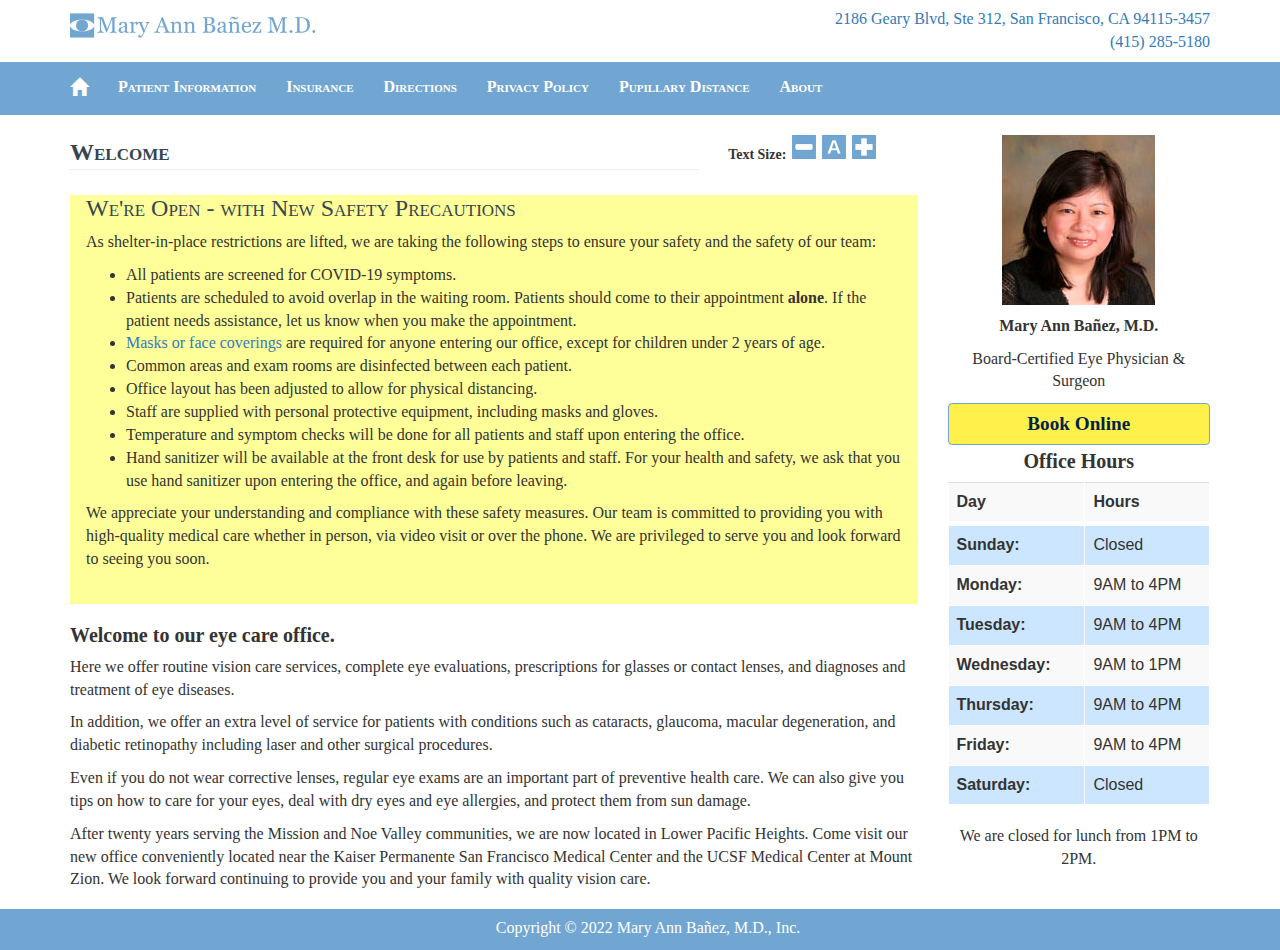
<file: index.html>
<!DOCTYPE html>
<html>
<head>
		<meta name="viewport" content="width=device-width, initial-scale=1.0">

		<title>Welcome | Mary Ann Bañez MD</title>

		<meta name="description" content="">
		<meta http-equiv="content-type" content="text/html; charset=UTF-8">
		<meta http-equiv="content-type" content="application/xhtml+xml; charset=UTF-8">
		<meta http-equiv="content-style-type" content="text/css">

		<link rel="shortcut icon" type="image/x-icon" href="favicon.ico" />
		<link rel="icon" type="image/png" href="favicon.png" />
		<link rel="apple-touch-icon" href="apple-icon.png" />
		<link rel="icon" type="image/png" sizes="16x16" href="favicon16.png" />
		<link rel="icon" type="image/png" sizes="72x72" href="favicon72.png" />
		<link rel="icon" type="image/png" sizes="256x256" href="favicon256.png" />

		<link rel="stylesheet" href="https://maxcdn.bootstrapcdn.com/bootstrap/3.3.7/css/bootstrap.min.css" integrity="sha384-BVYiiSIFeK1dGmJRAkycuHAHRg32OmUcww7on3RYdg4Va+PmSTsz/K68vbdEjh4u" crossorigin="anonymous">

		<link rel="stylesheet" href="css/default.css" type="text/css" />

		<!-- Global Site Tag (gtag.js) - Google Analytics -->
		<script async src="https://www.googletagmanager.com/gtag/js?id=UA-34809641-1"></script>
		<script>
				window.dataLayer = window.dataLayer || [];
				function gtag(){dataLayer.push(arguments)};
				gtag('js', new Date());

				gtag('config', 'UA-34809641-1');
		</script>

</head>

	<body class="">

	<div class="header">
		<div class="container">
			<div class="row">
				<div class="col-xs-12 col-sm-7 col-md-7">

					<a href="index-2.html">
					<?xml version="1.0" encoding="UTF-8" standalone="no"?>
					<svg
						xmlns:dc="http://purl.org/dc/elements/1.1/"
						xmlns:cc="http://creativecommons.org/ns#"
						xmlns:rdf="http://www.w3.org/1999/02/22-rdf-syntax-ns#"
						xmlns:svg="http://www.w3.org/2000/svg"
						xmlns="http://www.w3.org/2000/svg"
						version="1.1"
						id="svg2"
						height="35"
						width="245.37808">
					<defs
						id="defs4" />
					<metadata
						id="metadata7">
						<rdf:RDF>
							<cc:Work
								rdf:about="">
							<dc:format>image/svg+xml</dc:format>
							<dc:type
								rdf:resource="http://purl.org/dc/dcmitype/StillImage" />
							<dc:title></dc:title>
							</cc:Work>
						</rdf:RDF>
					</metadata>
					<g
						transform="translate(0,-1057.7144)"
						id="layer1">
						<g
							transform="translate(-0.86181372,-30.5065)"
							id="g865">
							<rect
								style="color:#000000;clip-rule:nonzero;display:inline;overflow:visible;visibility:visible;opacity:1;isolation:auto;mix-blend-mode:normal;color-interpolation:sRGB;color-interpolation-filters:linearRGB;solid-color:#000000;solid-opacity:1;fill:#3771c8;fill-opacity:1;fill-rule:evenodd;stroke:#71a6d2;stroke-width:0.81390375;stroke-opacity:1;color-rendering:auto;image-rendering:auto;shape-rendering:auto;text-rendering:auto;enable-background:accumulate"
								id="rect1578"
								height="56.859062"
								x="75.742836"
								y="573.1145"
								ry="4.2452488"
								width="0" />
							<path
								style="fill:#71a6d2;fill-opacity:1;stroke:none;stroke-width:0.27260706"
								d="M 0.86181372,1093.6239 H 25.010083 v 24.1483 H 0.86181372 Z"
								id="rect3023-4-9-7-4-7-9-3-9" />
							<ellipse
								ry="6.0370617"
								rx="12.074123"
								cy="1105.6981"
								cx="12.935952"
								style="fill:#f9f9f9;fill-opacity:1;stroke:none;stroke-width:0.34075862"
								id="path3049-6-0-0-7-4-1-5" />
							<circle
								r="6.0370617"
								cy="1105.6981"
								cx="12.935955"
								style="fill:#71a6d2;fill-opacity:1;stroke:none;stroke-width:0.68151724"
								id="path3047-4-6-1-5-9-7-5-9" />
							<path
								id="path2638"
								style="font-style:normal;font-variant:normal;font-weight:normal;font-stretch:normal;font-size:22.41864967px;line-height:1.25;font-family:Georgia;-inkscape-font-specification:Georgia;text-align:center;letter-spacing:0px;word-spacing:0px;text-anchor:middle;fill:#71a6d2;fill-opacity:1;stroke:none;stroke-width:0.9341104"
								d="m 47.569938,1112.9576 h -6.863522 v -0.7772 q 0.372184,-0.011 0.952355,-0.077 0.591116,-0.066 0.810048,-0.1861 0.339345,-0.208 0.492598,-0.4707 0.164199,-0.2737 0.164199,-0.6787 v -11.2969 h -0.164199 l -5.298158,13.2345 h -0.54733 l -5.046386,-13.5081 h -0.142305 v 9.2717 q 0,1.3465 0.164199,2.047 0.175145,0.7006 0.525437,1.0071 0.240825,0.2299 0.996141,0.4379 0.755316,0.208 0.985195,0.2189 v 0.7772 h -6.272406 v -0.7772 q 0.492597,-0.044 1.028981,-0.1642 0.54733,-0.1204 0.842889,-0.3612 0.383131,-0.3065 0.525437,-0.9414 0.142306,-0.6349 0.142306,-2.1237 v -7.9472 q 0,-0.6896 -0.164199,-1.1275 -0.164199,-0.4379 -0.470704,-0.7115 -0.339345,-0.2956 -0.831942,-0.4379 -0.492598,-0.1423 -0.974248,-0.1642 v -0.7772 h 5.298157 l 4.444322,11.6472 3.798473,-9.7425 q 0.207985,-0.5364 0.350291,-1.1165 0.153252,-0.5912 0.164199,-0.7882 h 5.068279 v 0.7772 q -0.306505,0.011 -0.788156,0.098 -0.470704,0.088 -0.689636,0.1642 -0.372185,0.1314 -0.503544,0.4379 -0.131359,0.3065 -0.131359,0.6677 v 11.1984 q 0,0.3832 0.131359,0.6459 0.131359,0.2627 0.503544,0.4597 0.197039,0.1095 0.700583,0.208 0.503544,0.088 0.799102,0.099 z" />
							<path
								id="path2640"
								style="font-style:normal;font-variant:normal;font-weight:normal;font-stretch:normal;font-size:22.41864967px;line-height:1.25;font-family:Georgia;-inkscape-font-specification:Georgia;text-align:center;letter-spacing:0px;word-spacing:0px;text-anchor:middle;fill:#71a6d2;fill-opacity:1;stroke:none;stroke-width:0.9341104"
								d="m 59.611204,1112.7606 q -0.51449,0.1861 -0.908568,0.2956 -0.383131,0.1204 -0.875728,0.1204 -0.853836,0 -1.368326,-0.3941 -0.503544,-0.405 -0.64585,-1.1713 h -0.06568 q -0.711529,0.7882 -1.532524,1.2041 -0.810049,0.416 -1.959443,0.416 -1.215073,0 -2.003229,-0.7444 -0.777209,-0.7443 -0.777209,-1.9485 0,-0.6239 0.175146,-1.1165 0.175145,-0.4926 0.525437,-0.8867 0.273665,-0.3284 0.722476,-0.5802 0.448811,-0.2627 0.842889,-0.4159 0.492597,-0.1861 1.992282,-0.6897 1.510632,-0.5035 2.036069,-0.7881 v -1.0837 q 0,-0.1423 -0.06568,-0.5474 -0.05473,-0.405 -0.251772,-0.7662 -0.218932,-0.4051 -0.623956,-0.7006 -0.394078,-0.3065 -1.127501,-0.3065 -0.503544,0 -0.941408,0.1751 -0.426918,0.1642 -0.602063,0.3503 0,0.219 0.09852,0.6459 0.109466,0.4269 0.109466,0.7881 0,0.3832 -0.350291,0.7006 -0.339345,0.3175 -0.952355,0.3175 -0.54733,0 -0.810049,-0.3832 -0.251772,-0.394 -0.251772,-0.8757 0,-0.5035 0.350292,-0.9633 0.361238,-0.4598 0.930461,-0.821 0.492597,-0.3065 1.19318,-0.5145 0.700583,-0.2189 1.368326,-0.2189 0.919515,0 1.598204,0.1313 0.689637,0.1205 1.247914,0.5364 0.558277,0.4051 0.842888,1.1056 0.295559,0.6897 0.295559,1.7843 0,1.5654 -0.03284,2.7805 -0.03284,1.2041 -0.03284,2.6381 0,0.4269 0.142306,0.6787 0.153252,0.2518 0.459757,0.4269 0.164199,0.099 0.514491,0.1095 0.361238,0.011 0.733422,0.011 z m -3.820365,-5.7798 q -0.930462,0.2737 -1.631044,0.5364 -0.700583,0.2627 -1.302647,0.6568 -0.54733,0.3722 -0.864781,0.8866 -0.317452,0.5036 -0.317452,1.2042 0,0.9085 0.470704,1.3355 0.481651,0.4269 1.215073,0.4269 0.777209,0 1.368326,-0.3722 0.591117,-0.3831 0.996141,-0.8976 z" />
							<path
								id="path2642"
								style="font-style:normal;font-variant:normal;font-weight:normal;font-stretch:normal;font-size:22.41864967px;line-height:1.25;font-family:Georgia;-inkscape-font-specification:Georgia;text-align:center;letter-spacing:0px;word-spacing:0px;text-anchor:middle;fill:#71a6d2;fill-opacity:1;stroke:none;stroke-width:0.9341104"
								d="m 68.948662,1103.5545 q 0,0.5583 -0.273665,0.9961 -0.273666,0.427 -0.842889,0.427 -0.61301,0 -0.941408,-0.3175 -0.317452,-0.3174 -0.317452,-0.7006 0,-0.2408 0.03284,-0.4378 0.04379,-0.1971 0.07663,-0.3941 -0.51449,0 -1.204126,0.416 -0.689637,0.4159 -1.171287,1.1822 v 6.2833 q 0,0.3832 0.142306,0.624 0.153252,0.2408 0.470704,0.3612 0.273665,0.1095 0.700582,0.1642 0.437865,0.055 0.755316,0.077 v 0.7224 h -5.692235 v -0.7224 q 0.251772,-0.022 0.514491,-0.044 0.273665,-0.022 0.470704,-0.088 0.306505,-0.099 0.44881,-0.3393 0.153253,-0.2518 0.153253,-0.6459 v -6.6665 q 0,-0.3393 -0.164199,-0.6677 -0.153253,-0.3284 -0.437864,-0.5255 -0.207986,-0.1313 -0.492598,-0.186 -0.284611,-0.066 -0.61301,-0.088 v -0.7115 l 3.590487,-0.2409 0.153253,0.1533 v 1.5216 h 0.05473 q 0.678689,-0.8867 1.510631,-1.3465 0.831942,-0.4597 1.521579,-0.4597 0.689636,0 1.116554,0.4488 0.437864,0.4488 0.437864,1.2041 z" />
							<path
								id="path2644"
								style="font-style:normal;font-variant:normal;font-weight:normal;font-stretch:normal;font-size:22.41864967px;line-height:1.25;font-family:Georgia;-inkscape-font-specification:Georgia;text-align:center;letter-spacing:0px;word-spacing:0px;text-anchor:middle;fill:#71a6d2;fill-opacity:1;stroke:none;stroke-width:0.9341104"
								d="m 69.058127,1116.4824 q 0,-0.5473 0.295558,-0.8976 0.306505,-0.3393 0.755316,-0.3393 0.350292,0 0.602064,0.1313 0.251772,0.1314 0.44881,0.3394 0.1642,0.1642 0.350292,0.4488 0.186092,0.2846 0.295558,0.4707 0.547331,-0.2956 1.302646,-1.5435 0.766263,-1.2479 1.105608,-2.1893 -1.039928,-2.5943 -1.882817,-4.6414 -0.842888,-2.047 -1.762403,-4.2363 -0.207986,-0.5035 -0.700583,-0.7772 -0.492597,-0.2846 -0.985195,-0.3612 v -0.7225 h 4.925973 v 0.7663 q -0.328398,0.011 -0.788156,0.1423 -0.459757,0.1204 -0.459757,0.3393 0,0 0.05473,0.1642 0.06568,0.1642 0.109466,0.3175 0.415971,1.0837 1.269806,3.1307 0.853836,2.036 1.32454,3.2621 0.492597,-1.1713 1.018034,-2.4192 0.536384,-1.2589 1.19318,-2.9666 0.07663,-0.2079 0.218932,-0.5692 0.142306,-0.3722 0.142306,-0.6349 0,-0.2846 -0.503544,-0.5254 -0.492597,-0.2518 -0.941408,-0.3065 v -0.7006 h 4.006458 v 0.6787 q -0.328398,0.055 -0.864782,0.3831 -0.536383,0.3175 -0.799102,0.9086 -1.302646,3.0212 -2.320681,5.5061 -1.007087,2.4849 -1.532524,3.6562 -0.689637,1.5325 -1.236967,2.3863 -0.536384,0.8648 -1.050874,1.3574 -0.503544,0.4598 -0.919515,0.613 -0.405024,0.1642 -0.842889,0.1642 -0.853835,0 -1.346432,-0.405 -0.481651,-0.405 -0.481651,-0.9305 z" />
							<path
								id="path2646"
								style="font-style:normal;font-variant:normal;font-weight:normal;font-stretch:normal;font-size:22.41864967px;line-height:1.25;font-family:Georgia;-inkscape-font-specification:Georgia;text-align:center;letter-spacing:0px;word-spacing:0px;text-anchor:middle;fill:#71a6d2;fill-opacity:1;stroke:none;stroke-width:0.9341104"
								d="m 101.10979,1112.9576 h -6.469444 v -0.7772 q 0.853835,-0.055 1.412112,-0.2189 0.569223,-0.1642 0.569223,-0.405 0,-0.098 -0.02189,-0.2408 -0.02189,-0.1424 -0.06568,-0.2518 l -1.291699,-3.481 h -5.440463 q -0.306505,0.7662 -0.503544,1.3354 -0.186093,0.5693 -0.339345,1.0509 -0.142306,0.4707 -0.197039,0.7663 -0.05473,0.2955 -0.05473,0.4816 0,0.4379 0.689636,0.6787 0.689636,0.2408 1.554418,0.2846 v 0.7772 h -5.845488 v -0.7772 q 0.284612,-0.022 0.71153,-0.1204 0.426918,-0.1094 0.700583,-0.2846 0.437864,-0.2956 0.678689,-0.613 0.240826,-0.3284 0.470704,-0.8976 1.171287,-2.9228 2.583399,-6.568 1.412113,-3.6452 2.51772,-6.4913 h 0.875728 l 5.177745,13.3986 q 0.164199,0.4269 0.372185,0.6897 0.207985,0.2627 0.58017,0.5144 0.25178,0.1533 0.6568,0.2628 0.40502,0.099 0.67869,0.1094 z m -6.261459,-6.349 -2.35352,-6.0206 -2.309734,6.0206 z" />
							<path
								id="path2648"
								style="font-style:normal;font-variant:normal;font-weight:normal;font-stretch:normal;font-size:22.41864967px;line-height:1.25;font-family:Georgia;-inkscape-font-specification:Georgia;text-align:center;letter-spacing:0px;word-spacing:0px;text-anchor:middle;fill:#71a6d2;fill-opacity:1;stroke:none;stroke-width:0.9341104"
								d="m 113.3262,1112.9576 h -5.28721 v -0.7224 q 0.25177,-0.022 0.54733,-0.044 0.30651,-0.022 0.50355,-0.088 0.3065,-0.099 0.44881,-0.3393 0.15325,-0.2518 0.15325,-0.6459 v -5.5499 q 0,-1.1494 -0.54733,-1.7734 -0.53638,-0.6239 -1.31359,-0.6239 -0.58017,0 -1.06182,0.1861 -0.48166,0.1751 -0.85384,0.4378 -0.36124,0.2518 -0.58017,0.5474 -0.20799,0.2846 -0.3065,0.4597 v 6.2067 q 0,0.3722 0.15325,0.6131 0.15325,0.2408 0.45976,0.3721 0.22987,0.1095 0.49259,0.1642 0.27367,0.055 0.55828,0.077 v 0.7224 h -5.28721 v -0.7224 q 0.25177,-0.022 0.51449,-0.044 0.27366,-0.022 0.4707,-0.088 0.30651,-0.099 0.44881,-0.3393 0.15326,-0.2518 0.15326,-0.6459 v -6.6665 q 0,-0.3722 -0.1642,-0.6787 -0.15326,-0.3174 -0.43787,-0.5145 -0.20798,-0.1313 -0.49259,-0.186 -0.28462,-0.066 -0.61301,-0.088 v -0.7115 l 3.59048,-0.2409 0.15326,0.1533 v 1.5216 h 0.0547 q 0.26272,-0.2628 0.65679,-0.624 0.39408,-0.3722 0.74437,-0.6021 0.40503,-0.2627 0.96331,-0.4378 0.55827,-0.1752 1.25885,-0.1752 1.55442,0 2.29879,0.9743 0.75532,0.9633 0.75532,2.5724 v 5.6156 q 0,0.3832 0.13136,0.624 0.13136,0.2299 0.44881,0.3612 0.26272,0.1095 0.44881,0.1533 0.19704,0.044 0.53638,0.066 z" />
							<path
								id="path2650"
								style="font-style:normal;font-variant:normal;font-weight:normal;font-stretch:normal;font-size:22.41864967px;line-height:1.25;font-family:Georgia;-inkscape-font-specification:Georgia;text-align:center;letter-spacing:0px;word-spacing:0px;text-anchor:middle;fill:#71a6d2;fill-opacity:1;stroke:none;stroke-width:0.9341104"
								d="m 126.59349,1112.9576 h -5.28721 v -0.7224 q 0.25177,-0.022 0.54733,-0.044 0.30651,-0.022 0.50354,-0.088 0.30651,-0.099 0.44882,-0.3393 0.15325,-0.2518 0.15325,-0.6459 v -5.5499 q 0,-1.1494 -0.54733,-1.7734 -0.53639,-0.6239 -1.3136,-0.6239 -0.58017,0 -1.06182,0.1861 -0.48165,0.1751 -0.85383,0.4378 -0.36124,0.2518 -0.58017,0.5474 -0.20799,0.2846 -0.30651,0.4597 v 6.2067 q 0,0.3722 0.15326,0.6131 0.15325,0.2408 0.45975,0.3721 0.22988,0.1095 0.4926,0.1642 0.27367,0.055 0.55828,0.077 v 0.7224 h -5.28721 v -0.7224 q 0.25177,-0.022 0.51449,-0.044 0.27366,-0.022 0.4707,-0.088 0.30651,-0.099 0.44881,-0.3393 0.15325,-0.2518 0.15325,-0.6459 v -6.6665 q 0,-0.3722 -0.16419,-0.6787 -0.15326,-0.3174 -0.43787,-0.5145 -0.20798,-0.1313 -0.4926,-0.186 -0.28461,-0.066 -0.61301,-0.088 v -0.7115 l 3.59049,-0.2409 0.15325,0.1533 v 1.5216 h 0.0547 q 0.26271,-0.2628 0.65679,-0.624 0.39408,-0.3722 0.74437,-0.6021 0.40503,-0.2627 0.9633,-0.4378 0.55828,-0.1752 1.25886,-0.1752 1.55442,0 2.29879,0.9743 0.75532,0.9633 0.75532,2.5724 v 5.6156 q 0,0.3832 0.13136,0.624 0.13135,0.2299 0.44881,0.3612 0.26271,0.1095 0.44881,0.1533 0.19704,0.044 0.53638,0.066 z" />
							<path
								id="path2652"
								style="font-style:normal;font-variant:normal;font-weight:normal;font-stretch:normal;font-size:22.41864967px;line-height:1.25;font-family:Georgia;-inkscape-font-specification:Georgia;text-align:center;letter-spacing:0px;word-spacing:0px;text-anchor:middle;fill:#71a6d2;fill-opacity:1;stroke:none;stroke-width:0.9341104"
								d="m 144.66633,1105.7219 q 0.67869,0.4598 1.12751,1.2042 0.44881,0.7443 0.44881,1.8062 0,1.0837 -0.47071,1.8828 -0.4707,0.7991 -1.22602,1.3136 -0.73342,0.5035 -1.66388,0.7662 -0.91952,0.2627 -1.90471,0.2627 h -7.35612 v -0.7772 q 0.26272,-0.022 0.76626,-0.087 0.50355,-0.077 0.72248,-0.1752 0.33934,-0.1532 0.48165,-0.405 0.1423,-0.2627 0.1423,-0.6678 v -11.1655 q 0,-0.3722 -0.13136,-0.6568 -0.12041,-0.2846 -0.49259,-0.4597 -0.3284,-0.1642 -0.73343,-0.2518 -0.40502,-0.088 -0.67868,-0.1095 v -0.7772 h 7.17002 q 0.83194,0 1.58726,0.1642 0.76626,0.1642 1.4559,0.5802 0.64585,0.3831 1.06182,1.0399 0.41597,0.6568 0.41597,1.5982 0,0.821 -0.29556,1.4669 -0.29556,0.6349 -0.83194,1.0946 -0.50354,0.4379 -1.16034,0.7444 -0.64585,0.2955 -1.40117,0.4597 v 0.099 q 0.66775,0.077 1.48874,0.3393 0.83194,0.2518 1.47779,0.7115 z m -2.63813,-2.3425 q 0.40503,-0.4707 0.55828,-1.029 0.1642,-0.5583 0.1642,-1.3246 0,-1.2807 -0.70058,-2.0032 -0.70059,-0.7334 -2.21122,-0.7334 -0.35029,0 -0.88667,0.022 -0.52544,0.011 -0.88668,0.022 v 5.9659 h 1.39022 q 0.89762,0 1.53252,-0.2299 0.64585,-0.2299 1.03993,-0.6896 z m 1.51063,4.9588 q 0,-1.3793 -0.93046,-2.266 -0.91951,-0.8866 -2.63813,-0.8866 -0.70058,0 -1.18223,0.022 -0.48165,0.011 -0.72248,0.022 v 5.4733 q 0,0.6897 0.55828,1.04 0.55827,0.3503 1.55442,0.3503 1.63104,0 2.49582,-0.9524 0.86478,-0.9523 0.86478,-2.8023 z" />
							<path
								id="path2654"
								style="font-style:normal;font-variant:normal;font-weight:normal;font-stretch:normal;font-size:22.41864967px;line-height:1.25;font-family:Georgia;-inkscape-font-specification:Georgia;text-align:center;letter-spacing:0px;word-spacing:0px;text-anchor:middle;fill:#71a6d2;fill-opacity:1;stroke:none;stroke-width:0.9341104"
								d="m 158.26202,1112.7606 q -0.51449,0.1861 -0.90856,0.2956 -0.38314,0.1204 -0.87573,0.1204 -0.85384,0 -1.36833,-0.3941 -0.50354,-0.405 -0.64585,-1.1713 h -0.0657 q -0.71153,0.7882 -1.53252,1.2041 -0.81005,0.416 -1.95945,0.416 -1.21507,0 -2.00322,-0.7444 -0.77721,-0.7443 -0.77721,-1.9485 0,-0.6239 0.17514,-1.1165 0.17515,-0.4926 0.52544,-0.8867 0.27366,-0.3284 0.72248,-0.5802 0.44881,-0.2627 0.84288,-0.4159 0.4926,-0.1861 1.99229,-0.6897 1.51063,-0.5035 2.03607,-0.7881 v -1.0837 q 0,-0.1423 -0.0657,-0.5474 -0.0547,-0.405 -0.25178,-0.7662 -0.21893,-0.4051 -0.62395,-0.7006 -0.39408,-0.3065 -1.1275,-0.3065 -0.50355,0 -0.94141,0.1751 -0.42692,0.1642 -0.60206,0.3503 0,0.219 0.0985,0.6459 0.10947,0.4269 0.10947,0.7881 0,0.3832 -0.35029,0.7006 -0.33935,0.3175 -0.95236,0.3175 -0.54733,0 -0.81004,-0.3832 -0.25178,-0.394 -0.25178,-0.8757 0,-0.5035 0.3503,-0.9633 0.36123,-0.4598 0.93046,-0.821 0.49259,-0.3065 1.19318,-0.5145 0.70058,-0.2189 1.36832,-0.2189 0.91952,0 1.59821,0.1313 0.68963,0.1205 1.24791,0.5364 0.55828,0.4051 0.84289,1.1056 0.29556,0.6897 0.29556,1.7843 0,1.5654 -0.0328,2.7805 -0.0328,1.2041 -0.0328,2.6381 0,0.4269 0.1423,0.6787 0.15326,0.2518 0.45976,0.4269 0.1642,0.099 0.51449,0.1095 0.36124,0.011 0.73342,0.011 z m -3.82036,-5.7798 q -0.93046,0.2737 -1.63105,0.5364 -0.70058,0.2627 -1.30264,0.6568 -0.54733,0.3722 -0.86478,0.8866 -0.31746,0.5036 -0.31746,1.2042 0,0.9085 0.47071,1.3355 0.48165,0.4269 1.21507,0.4269 0.77721,0 1.36833,-0.3722 0.59111,-0.3831 0.99614,-0.8976 z" />
							<path
								id="path2656"
								style="font-style:normal;font-variant:normal;font-weight:normal;font-stretch:normal;font-size:22.41864967px;line-height:1.25;font-family:Georgia;-inkscape-font-specification:Georgia;text-align:center;letter-spacing:0px;word-spacing:0px;text-anchor:middle;fill:#71a6d2;fill-opacity:1;stroke:none;stroke-width:0.9341104"
								d="m 171.25564,1112.9576 h -5.28721 v -0.7224 q 0.25177,-0.022 0.54733,-0.044 0.3065,-0.022 0.50354,-0.088 0.30651,-0.099 0.44881,-0.3393 0.15326,-0.2518 0.15326,-0.6459 v -5.5499 q 0,-1.1494 -0.54734,-1.7734 -0.53638,-0.6239 -1.31359,-0.6239 -0.58017,0 -1.06182,0.1861 -0.48165,0.1751 -0.85383,0.4378 -0.36124,0.2518 -0.58017,0.5474 -0.20799,0.2846 -0.30651,0.4597 v 6.2067 q 0,0.3722 0.15325,0.6131 0.15326,0.2408 0.45976,0.3721 0.22988,0.1095 0.4926,0.1642 0.27366,0.055 0.55828,0.077 v 0.7224 h -5.28722 v -0.7224 q 0.25178,-0.022 0.51449,-0.044 0.27367,-0.022 0.47071,-0.088 0.3065,-0.099 0.44881,-0.3393 0.15325,-0.2518 0.15325,-0.6459 v -6.6665 q 0,-0.3722 -0.1642,-0.6787 -0.15325,-0.3174 -0.43786,-0.5145 -0.20799,-0.1313 -0.4926,-0.186 -0.28461,-0.066 -0.61301,-0.088 v -0.7115 l 3.59049,-0.2409 0.15325,0.1533 v 1.5216 h 0.0547 q 0.26272,-0.2628 0.6568,-0.624 0.39408,-0.3722 0.74437,-0.6021 0.40502,-0.2627 0.9633,-0.4378 0.55828,-0.1752 1.25886,-0.1752 1.55442,0 2.29879,0.9743 0.75531,0.9633 0.75531,2.5724 v 5.6156 q 0,0.3832 0.13136,0.624 0.13136,0.2299 0.44881,0.3612 0.26272,0.1095 0.44881,0.1533 0.19704,0.044 0.53639,0.066 z m -1.91566,-16.0586 q -0.10946,0.4159 -0.3284,0.8538 -0.21893,0.4379 -0.60206,0.8648 -0.39408,0.4269 -0.83194,0.6896 -0.42692,0.2518 -1.02898,0.2518 -0.62396,0 -1.09466,-0.1752 -0.47071,-0.186 -0.81005,-0.3831 -0.38313,-0.2189 -0.73342,-0.3941 -0.33935,-0.1751 -0.75532,-0.1751 -0.33934,0 -0.51449,0.088 -0.1642,0.088 -0.35029,0.2955 -0.17515,0.1971 -0.35029,0.5255 -0.17515,0.3174 -0.3284,0.5801 l -0.6349,-0.2736 q 0.10946,-0.3503 0.37218,-0.8429 0.26272,-0.4926 0.56922,-0.8648 0.3284,-0.3941 0.79911,-0.6677 0.4707,-0.2847 0.98519,-0.2847 0.61301,0 1.05087,0.1861 0.44882,0.1752 0.821,0.3832 0.41597,0.2298 0.70058,0.394 0.28461,0.1642 0.70059,0.1642 0.43786,0 0.70058,-0.099 0.27366,-0.1094 0.42692,-0.2955 0.17514,-0.208 0.28461,-0.4488 0.12041,-0.2409 0.28461,-0.624 z" />
							<path
								id="path2658"
								style="font-style:normal;font-variant:normal;font-weight:normal;font-stretch:normal;font-size:22.41864967px;line-height:1.25;font-family:Georgia;-inkscape-font-specification:Georgia;text-align:center;letter-spacing:0px;word-spacing:0px;text-anchor:middle;fill:#71a6d2;fill-opacity:1;stroke:none;stroke-width:0.9341104"
								d="m 182.1913,1110.418 q -0.67869,1.2917 -1.81714,2.058 -1.13844,0.7663 -2.61624,0.7663 -1.30264,0 -2.28784,-0.4598 -0.97424,-0.4598 -1.60915,-1.2479 -0.6349,-0.7882 -0.95235,-1.839 -0.30651,-1.0509 -0.30651,-2.2222 0,-1.0509 0.3284,-2.058 0.33935,-1.018 0.9852,-1.8281 0.62395,-0.7772 1.54347,-1.2479 0.93046,-0.4816 2.07985,-0.4816 1.18224,0 2.02512,0.3722 0.84289,0.3722 1.36833,1.018 0.50354,0.613 0.74437,1.445 0.25177,0.8319 0.25177,1.8061 v 0.7225 h -7.14813 q 0,1.0618 0.19704,1.9266 0.20798,0.8648 0.64585,1.5216 0.42691,0.6349 1.11655,1.0071 0.68964,0.3612 1.64199,0.3612 0.97425,0 1.67483,-0.4488 0.71153,-0.4597 1.36833,-1.642 z m -2.4192,-4.1159 q 0,-0.613 -0.10947,-1.3136 -0.0985,-0.7006 -0.32839,-1.1713 -0.25178,-0.5035 -0.68964,-0.821 -0.43787,-0.3174 -1.1275,-0.3174 -1.14939,0 -1.91566,0.9633 -0.75531,0.9523 -0.82099,2.66 z" />
							<path
								id="path2660"
								style="font-style:normal;font-variant:normal;font-weight:normal;font-stretch:normal;font-size:22.41864967px;line-height:1.25;font-family:Georgia;-inkscape-font-specification:Georgia;text-align:center;letter-spacing:0px;word-spacing:0px;text-anchor:middle;fill:#71a6d2;fill-opacity:1;stroke:none;stroke-width:0.9341104"
								d="m 192.01041,1112.9576 h -8.73539 v -0.5801 l 6.10821,-9.3265 h -1.51064 q -0.95235,0 -1.48873,0.033 -0.53639,0.033 -0.9852,0.2189 -0.3065,0.1204 -0.58017,0.6897 -0.26272,0.5692 -0.45976,1.4887 h -0.66774 v -3.3168 h 8.25374 v 0.4488 l -6.20672,9.4579 q 0.39407,0.011 0.86478,0.022 0.4707,0 1.01803,0 0.43787,0 0.90857,-0.011 0.48165,-0.011 1.22602,-0.055 0.43786,-0.022 0.6568,-0.2956 0.22988,-0.2736 0.35029,-0.6239 0.12041,-0.3175 0.28461,-0.8758 0.17515,-0.5582 0.3065,-1.0837 h 0.6568 z" />
							<path
								id="path2662"
								style="font-style:normal;font-variant:normal;font-weight:normal;font-stretch:normal;font-size:22.41864967px;line-height:1.25;font-family:Georgia;-inkscape-font-specification:Georgia;text-align:center;letter-spacing:0px;word-spacing:0px;text-anchor:middle;fill:#71a6d2;fill-opacity:1;stroke:none;stroke-width:0.9341104"
								d="m 217.81156,1112.9576 h -6.86352 v -0.7772 q 0.37218,-0.011 0.95235,-0.077 0.59112,-0.066 0.81005,-0.1861 0.33935,-0.208 0.4926,-0.4707 0.1642,-0.2737 0.1642,-0.6787 v -11.2969 h -0.1642 l -5.29816,13.2345 h -0.54733 l -5.04638,-13.5081 h -0.14231 v 9.2717 q 0,1.3465 0.1642,2.047 0.17515,0.7006 0.52544,1.0071 0.24082,0.2299 0.99614,0.4379 0.75531,0.208 0.98519,0.2189 v 0.7772 h -6.2724 v -0.7772 q 0.49259,-0.044 1.02898,-0.1642 0.54733,-0.1204 0.84289,-0.3612 0.38313,-0.3065 0.52543,-0.9414 0.14231,-0.6349 0.14231,-2.1237 v -7.9472 q 0,-0.6896 -0.1642,-1.1275 -0.1642,-0.4379 -0.4707,-0.7115 -0.33935,-0.2956 -0.83195,-0.4379 -0.49259,-0.1423 -0.97424,-0.1642 v -0.7772 h 5.29815 l 4.44433,11.6472 3.79847,-9.7425 q 0.20798,-0.5364 0.35029,-1.1165 0.15325,-0.5912 0.1642,-0.7882 h 5.06828 v 0.7772 q -0.30651,0.011 -0.78816,0.098 -0.4707,0.088 -0.68963,0.1642 -0.37219,0.1314 -0.50355,0.4379 -0.13136,0.3065 -0.13136,0.6677 v 11.1984 q 0,0.3832 0.13136,0.6459 0.13136,0.2627 0.50355,0.4597 0.19703,0.1095 0.70058,0.208 0.50354,0.088 0.7991,0.099 z" />
							<path
								id="path2664"
								style="font-style:normal;font-variant:normal;font-weight:normal;font-stretch:normal;font-size:22.41864967px;line-height:1.25;font-family:Georgia;-inkscape-font-specification:Georgia;text-align:center;letter-spacing:0px;word-spacing:0px;text-anchor:middle;fill:#71a6d2;fill-opacity:1;stroke:none;stroke-width:0.9341104"
								d="m 223.38339,1111.6988 q 0,0.613 -0.44882,1.0509 -0.43786,0.4269 -1.05087,0.4269 -0.61301,0 -1.06182,-0.4269 -0.43787,-0.4379 -0.43787,-1.0509 0,-0.613 0.43787,-1.0509 0.44881,-0.4488 1.06182,-0.4488 0.61301,0 1.05087,0.4488 0.44882,0.4379 0.44882,1.0509 z" />
							<path
								id="path2666"
								style="font-style:normal;font-variant:normal;font-weight:normal;font-stretch:normal;font-size:22.41864967px;line-height:1.25;font-family:Georgia;-inkscape-font-specification:Georgia;text-align:center;letter-spacing:0px;word-spacing:0px;text-anchor:middle;fill:#71a6d2;fill-opacity:1;stroke:none;stroke-width:0.9341104"
								d="m 240.83228,1105.2841 q 0,1.9813 -0.74437,3.4372 -0.74437,1.4559 -1.93755,2.3864 -1.20413,0.9304 -2.70382,1.3902 -1.49968,0.4597 -3.09788,0.4597 h -6.43661 v -0.7772 q 0.31745,0 0.821,-0.055 0.51449,-0.066 0.67869,-0.1423 0.32839,-0.1423 0.4707,-0.416 0.15325,-0.2846 0.15325,-0.6787 v -11.2093 q 0,-0.3722 -0.13136,-0.6677 -0.12041,-0.2956 -0.49259,-0.4707 -0.33935,-0.1642 -0.73343,-0.2409 -0.39407,-0.077 -0.67869,-0.098 v -0.7772 h 6.7869 q 1.40116,0 2.75854,0.4379 1.35738,0.4269 2.36447,1.1603 1.36833,0.9743 2.14554,2.5506 0.77721,1.5763 0.77721,3.7109 z m -2.68192,-0.011 q 0,-1.5653 -0.41597,-2.8242 -0.41598,-1.2698 -1.21508,-2.2112 -0.75531,-0.8976 -1.86092,-1.4121 -1.09466,-0.5145 -2.44109,-0.5145 -0.44882,0 -1.01804,0.022 -0.55828,0.011 -0.83194,0.022 v 11.9427 q 0,0.9962 0.58017,1.3793 0.58017,0.3831 1.7843,0.3831 1.39022,0 2.43014,-0.4926 1.03993,-0.4926 1.68578,-1.3683 0.67869,-0.9195 0.98519,-2.1236 0.31746,-1.2151 0.31746,-2.8024 z" />
							<path
								id="path2668"
								style="font-style:normal;font-variant:normal;font-weight:normal;font-stretch:normal;font-size:22.41864967px;line-height:1.25;font-family:Georgia;-inkscape-font-specification:Georgia;text-align:center;letter-spacing:0px;word-spacing:0px;text-anchor:middle;fill:#71a6d2;fill-opacity:1;stroke:none;stroke-width:0.9341104"
								d="m 246.23989,1111.6988 q 0,0.613 -0.44881,1.0509 -0.43786,0.4269 -1.05087,0.4269 -0.61301,0 -1.06182,-0.4269 -0.43787,-0.4379 -0.43787,-1.0509 0,-0.613 0.43787,-1.0509 0.44881,-0.4488 1.06182,-0.4488 0.61301,0 1.05087,0.4488 0.44881,0.4379 0.44881,1.0509 z" />
						</g>
					</g>
					</svg>
					</a>

				</div>
				<div class="col-xs-12 col-sm-5 col-md-5">
					<div class="contactinfo">
						<p style="margin: 0px;"><a title="Click here to get directions to our office." href="directions.html">2186 Geary Blvd, Ste 312, San Francisco, CA 94115-3457</a></p>
						<p style="margin: 0px;"><a title="Call us." href="tel:1-415-285-5180" >(415)&nbsp;285-5180</a></p>
					</div>
				</div>
			</div>
		</div>
	</div>

	<div role="navigation" class="navbar navbar-inverse navbar-fixed-top">
		<div class="container">
			<div class="navbar-header">
					<button data-target=".navbar-collapse" data-toggle="collapse" class="navbar-toggle" type="button">
						<span class="sr-only">Toggle navigation</span>
						<span class="icon-bar"></span>
						<span class="icon-bar"></span>
						<span class="icon-bar"></span>
					</button>

					<a href="index-2.html" class="navbar-brand" title="Welcome" data-placement="bottom">
						<i class="glyphicon glyphicon-home"></i>
					</a>
			</div>
			<div class="navbar-collapse collapse">
				<ul class="nav navbar-nav">
					<li class="">
						<a href="patient-information.html">Patient Information</a>
					</li>
					<li class="">
						<a href="insurance.html">Insurance</a>
					</li>
					<li class="">
						<a href="directions.html">Directions</a>
					</li>
					<li class="">
						<a href="privacy.html">Privacy Policy</a>
					</li>
					<li class="">
						<a href="pupillary-distance.html">Pupillary Distance</a>
					</li>
					<li class="">
						<a href="about.html">About</a>
					</li>
				</ul>
			</div>
		</div>
		</div>
	</div>

	<div class="main container">
		<div class="row">
			<div class="col-xs-12 col-sm-8 col-md-9 col-lg-9">
				<div class="row">
				<div class="col-xs-12 col-sm-6 col-md-9">
					<div class="page-header">
						Welcome
					</div>
				</div>
				<div class="col-xs-12 col-sm-6 col-md-3">
					<div class="menu-textsize">
					<ul>
						<li><p id="no"><b>Text Size:</b></p></li>
						<li><a title="Shrink text" alt="Shrink text size" href="#" onclick="javascript:changeFontSize(-.1);" style="font-size: 1.4em;">
							<?xml version="1.0" encoding="UTF-8" standalone="no"?>
							<svg
								xmlns:dc="http://purl.org/dc/elements/1.1/"
								xmlns:cc="http://creativecommons.org/ns#"
								xmlns:rdf="http://www.w3.org/1999/02/22-rdf-syntax-ns#"
								xmlns:svg="http://www.w3.org/2000/svg"
								xmlns="http://www.w3.org/2000/svg"
								version="1.1"
								id="svg2"
								height="0.25in"
								width="0.25in">
							<defs
								id="defs4" />
							<metadata
								id="metadata7">
								<rdf:RDF>
									<cc:Work
										rdf:about="">
									<dc:format>image/svg+xml</dc:format>
									<dc:type
										rdf:resource="http://purl.org/dc/dcmitype/StillImage" />
									<dc:title></dc:title>
									</cc:Work>
								</rdf:RDF>
							</metadata>
							<g
								transform="translate(-153.49999,-561.01996)"
								id="layer1">
								<path
									id="rect816-0-5"
									d="m 154.21065,561.08214 c -0.35933,0 -0.64848,0.28914 -0.64848,0.64847 v 22.5787 c 0,0.35933 0.28915,0.64848 0.64848,0.64848 h 22.5787 c 0.35933,0 0.64847,-0.28915 0.64847,-0.64848 v -22.5787 c 0,-0.35933 -0.28914,-0.64847 -0.64847,-0.64847 z m 4.16163,9.03609 h 14.25544 c 0.87337,0 1.57625,0.7041 1.57625,1.57746 v 2.64975 c 0,0.87336 -0.70288,1.57625 -1.57625,1.57625 h -14.25544 c -0.87337,0 -1.57746,-0.70289 -1.57746,-1.57625 v -2.64975 c 0,-0.87336 0.70409,-1.57746 1.57746,-1.57746 z"
									style="color:#000000;clip-rule:nonzero;display:inline;overflow:visible;visibility:visible;opacity:1;isolation:auto;mix-blend-mode:normal;color-interpolation:sRGB;color-interpolation-filters:linearRGB;solid-color:#000000;solid-opacity:1;fill:#71a6d2;fill-opacity:1;fill-rule:evenodd;stroke:#3771c8;stroke-width:0.12435111;stroke-linejoin:round;stroke-opacity:1;color-rendering:auto;image-rendering:auto;shape-rendering:auto;text-rendering:auto;enable-background:accumulate" />
							</g>
							</svg>
						</a></li>
						<li><a title="Reset text to default size" alt="Reset text size" href="#" onclick="javascript:resetFontSize();" style="font-size: 1.4em;">
							<?xml version="1.0" encoding="UTF-8" standalone="no"?>
							<svg
								xmlns:dc="http://purl.org/dc/elements/1.1/"
								xmlns:cc="http://creativecommons.org/ns#"
								xmlns:rdf="http://www.w3.org/1999/02/22-rdf-syntax-ns#"
								xmlns:svg="http://www.w3.org/2000/svg"
								xmlns="http://www.w3.org/2000/svg"
								version="1.1"
								id="svg2"
								height="24.001207"
								width="24.000008">
							<defs
								id="defs4" />
							<metadata
								id="metadata7">
								<rdf:RDF>
									<cc:Work
										rdf:about="">
									<dc:format>image/svg+xml</dc:format>
									<dc:type
										rdf:resource="http://purl.org/dc/dcmitype/StillImage" />
									<dc:title></dc:title>
									</cc:Work>
								</rdf:RDF>
							</metadata>
							<g
								transform="translate(-556.70077,-714.61876)"
								id="layer1">
								<path
									id="rect816"
									d="m 557.41146,714.68094 c -0.35934,0 -0.64851,0.28916 -0.64851,0.6485 v 22.57984 c 0,0.35934 0.28917,0.64851 0.64851,0.64851 h 22.57863 c 0.35934,0 0.64851,-0.28917 0.64851,-0.64851 v -22.57984 c 0,-0.35934 -0.28917,-0.6485 -0.64851,-0.6485 z m 9.60855,5.09452 h 3.38097 l 4.97429,13.68901 h -2.8369 l -1.21443,-3.49755 h -5.21718 l -1.21443,3.49755 h -2.86605 z m 1.69048,2.10824 -0.0583,0.21374 c -0.0648,0.23316 -0.1425,0.49872 -0.23317,0.79666 -0.0907,0.29795 -0.64769,1.93661 -1.67105,4.916 h 3.93474 l -1.35045,-3.93474 -0.41776,-1.32129 z"
									style="color:#000000;clip-rule:nonzero;display:inline;overflow:visible;visibility:visible;opacity:1;isolation:auto;mix-blend-mode:normal;color-interpolation:sRGB;color-interpolation-filters:linearRGB;solid-color:#000000;solid-opacity:1;fill:#71a6d2;fill-opacity:1;fill-rule:evenodd;stroke:#3771c8;stroke-width:0.12435737;stroke-linejoin:round;stroke-opacity:1;color-rendering:auto;image-rendering:auto;shape-rendering:auto;text-rendering:auto;enable-background:accumulate" />
							</g>
							</svg>
						</a></li>
						<li><a title="Enlarge text" alt="Enlarge text size" href="#" onclick="javascript:changeFontSize(.1);" style="font-size: 1.4em;">
							<?xml version="1.0" encoding="UTF-8" standalone="no"?>
							<svg
								xmlns:dc="http://purl.org/dc/elements/1.1/"
								xmlns:cc="http://creativecommons.org/ns#"
								xmlns:rdf="http://www.w3.org/1999/02/22-rdf-syntax-ns#"
								xmlns:svg="http://www.w3.org/2000/svg"
								xmlns="http://www.w3.org/2000/svg"
								version="1.1"
								id="svg2"
								height="24.000002"
								width="24.000002">
							<defs
								id="defs4" />
							<metadata
								id="metadata7">
								<rdf:RDF>
									<cc:Work
										rdf:about="">
									<dc:format>image/svg+xml</dc:format>
									<dc:type
										rdf:resource="http://purl.org/dc/dcmitype/StillImage" />
									<dc:title></dc:title>
									</cc:Work>
								</rdf:RDF>
							</metadata>
							<g
								transform="translate(-614.2996,-599.41996)"
								id="layer1">
								<path
									id="rect816-0"
									d="m 615.01026,599.48214 c -0.35933,0 -0.64848,0.28914 -0.64848,0.64847 v 22.5787 c 0,0.35933 0.28915,0.64848 0.64848,0.64848 h 22.5787 c 0.35933,0 0.64847,-0.28915 0.64847,-0.64848 v -22.5787 c 0,-0.35933 -0.28914,-0.64847 -0.64847,-0.64847 z m 8.38762,3.23385 h 5.80346 v 5.80224 h 5.80345 v 5.80346 h -5.80345 v 5.80345 h -5.80346 v -5.80345 h -5.80224 v -5.80346 h 5.80224 z"
									style="color:#000000;clip-rule:nonzero;display:inline;overflow:visible;visibility:visible;opacity:1;isolation:auto;mix-blend-mode:normal;color-interpolation:sRGB;color-interpolation-filters:linearRGB;solid-color:#000000;solid-opacity:1;fill:#71a6d2;fill-opacity:1;fill-rule:evenodd;stroke:#3771c8;stroke-width:0.12435107;stroke-linejoin:round;stroke-miterlimit:4;stroke-dasharray:none;stroke-opacity:1;color-rendering:auto;image-rendering:auto;shape-rendering:auto;text-rendering:auto;enable-background:accumulate" />
							</g>
							</svg>
						</a></li>
					</ul>
				</div>

				</div>
			</div>

				<div class="body-content">
					<div class="rich-text">
					<div class="special-message">
					<h2>We're Open - with New Safety Precautions</h2>
						<p>As shelter-in-place restrictions are lifted, we are taking the following steps to ensure your safety and the safety of our team:</p>
						<ul>
						<li>All patients are screened for COVID-19 symptoms.</li>
						<li>Patients are scheduled to avoid overlap in the waiting room. Patients should come to their appointment <b>alone</b>. If the patient needs assistance, let us know when you make the appointment.</li>
						<li><a href="https://www.youtube.com/watch?v=tPx1yqvJgf4&feature=youtu.be" target="_blank" name="Masks or face coverings">Masks or face coverings</a> are required for anyone entering our office, except for children under 2 years of age.</li>
						<li>Common areas and exam rooms are disinfected between each patient.</li>
						<li>Office layout has been adjusted to allow for physical distancing.</li>
						<li>Staff are supplied with personal protective equipment, including masks and gloves.</li>

						<li>Temperature and symptom checks will be done for all patients and staff upon entering the office.</li>
						<li>Hand sanitizer will be available at the front desk for use by patients and staff. For your health and safety, we ask that you use hand sanitizer upon entering the office, and again before leaving.</li>
						</ul>
						<p>We appreciate your understanding and compliance with these safety measures. Our team is committed to providing you with high-quality medical care whether in person, via video visit or over the phone. We are privileged to serve you and look forward to seeing you soon.</p>
						<br/>
					</div>
					<h3>Welcome to our eye care office.</h3>
					<p>Here we offer routine vision care services, complete eye evaluations, prescriptions for glasses or contact lenses, and diagnoses and treatment of eye diseases.</p>
					<p>In addition, we offer an extra level of service for patients with conditions such as cataracts, glaucoma, macular degeneration, and diabetic retinopathy including laser and other surgical procedures.</p>
					<p>Even if you do not wear corrective lenses, regular eye exams are an important part of preventive health care.  We can also give you tips on how to care for your eyes, deal with dry eyes and eye allergies, and protect them from sun damage.</p>
					<p>After twenty years serving the Mission and Noe Valley communities, we are now located in Lower Pacific Heights.  Come visit our new office conveniently located near the Kaiser Permanente San Francisco Medical Center and the UCSF Medical Center at Mount Zion.  We look forward continuing to provide you and your family with quality vision care.</p>
 					</div>
				</div>

			</div>

			<div class="col-xs-12 col-sm-4 col-md-3 col-lg-3">
				<div id="leftsidepanel">
					<p><img title="Dr. Mary Ann Bañez" src="images/imgDrBanez.jpg" alt="Photograph of Dr. Mary Ann Bañez" id="image" class="raw_image"/></p>
					<p><b>Mary Ann Bañez, M.D.</b></p>
					<p>Board-Certified Eye Physician & Surgeon</p>
					<div id="zocdoc"><a style='display: block' href='https://www.zocdoc.com/practice/mary-ann-ba-ez-m-d-25509' class='zd-plugin btn btn-info' data-type='book-button' data-practice-id='25509' title='Mary Ann Bañez, M.D.' role="button" >Book Online</a></div>
					<h3 style="margin-top:5px; text-align:center;">Office Hours</h3>
					<table class="table table-striped">
					<tr>
					<th>Day</th>
					<th>Hours</th>
					</tr>
					<tr>
					<td><b>Sunday:&nbsp;</b></td>
					<td>Closed</td>
					</tr>
					<tr>
					<td><b>Monday:&nbsp;</b></td>
					<td>9AM to 4PM</td>
					</tr>
					<tr>
					<td><b>Tuesday:&nbsp;</b></td>
					<td>9AM to 4PM</td>
					</tr>

					<tr>
					<td><b>Wednesday:&nbsp;</b></td>
					<td>9AM to 1PM</td>
					</tr>
					<tr>
					<td><b>Thursday:&nbsp;</b></td>
					<td>9AM to 4PM</td>
					</tr>
					<tr>
					<td><b>Friday:&nbsp;</b></td>
					<td>9AM to 4PM</td>
					</tr>
					<tr>
					<td><b>Saturday:&nbsp;</b></td>
					<td>Closed</td>
					</tr>
					</table>
					<p>We are closed for lunch from 1PM to 2PM.</p>
				</div>

			</div>
		</div>
	</div>

	<script>(function (d) {var script = d.createElement('script'); script.type = 'text/javascript'; script.async = true; script.src = 'https://offsiteschedule.zocdoc.com/plugin/embed';var s = d.getElementsByTagName('script')[0]; s.parentNode.insertBefore(script, s);})(document);</script>
	<script src="https://code.jquery.com/jquery-3.6.0.min.js" integrity="sha256-/xUj+3OJU5yExlq6GSYGSHk7tPXikynS7ogEvDej/m4=" crossorigin="anonymous"></script>
	<script src="https://maxcdn.bootstrapcdn.com/bootstrap/3.3.7/js/bootstrap.min.js" integrity="sha384-Tc5IQib027qvyjSMfHjOMaLkfuWVxZxUPnCJA7l2mCWNIpG9mGCD8wGNIcPD7Txa" crossorigin="anonymous"></script>
	<script type="text/javascript" src="js/fontandstyleswitcher.js"></script>

	<div class="footer">
		<div class="container">
			<div class="license">
				<p>Copyright © 2022 Mary Ann Bañez, M.D., Inc.</p>
			</div>
		</div>
	</div>

	</body>
</html>
</file>
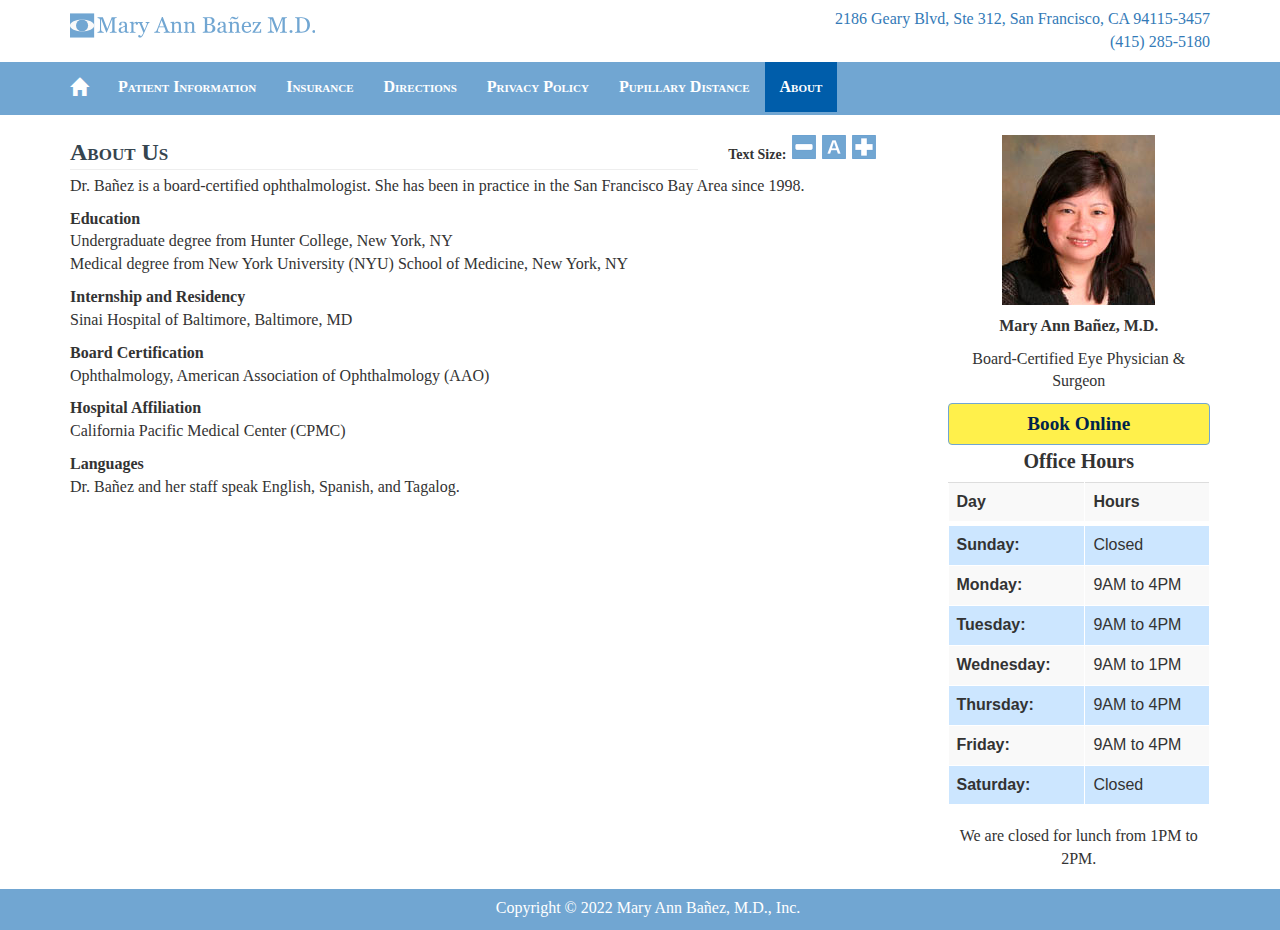
<file: about.html>
<!DOCTYPE html>
<html>
<head>
		<meta name="viewport" content="width=device-width, initial-scale=1.0">

		<title>About Us | Mary Ann Bañez MD</title>

		<meta name="description" content="">
		<meta http-equiv="content-type" content="text/html; charset=UTF-8">
		<meta http-equiv="content-type" content="application/xhtml+xml; charset=UTF-8">
		<meta http-equiv="content-style-type" content="text/css">

		<link rel="shortcut icon" type="image/x-icon" href="favicon.ico" />
		<link rel="icon" type="image/png" href="favicon.png" />
		<link rel="apple-touch-icon" href="apple-icon.png" />
		<link rel="icon" type="image/png" sizes="16x16" href="favicon16.png" />
		<link rel="icon" type="image/png" sizes="72x72" href="favicon72.png" />
		<link rel="icon" type="image/png" sizes="256x256" href="favicon256.png" />

		<link rel="stylesheet" href="https://maxcdn.bootstrapcdn.com/bootstrap/3.3.7/css/bootstrap.min.css" integrity="sha384-BVYiiSIFeK1dGmJRAkycuHAHRg32OmUcww7on3RYdg4Va+PmSTsz/K68vbdEjh4u" crossorigin="anonymous">

		<link rel="stylesheet" href="css/default.css" type="text/css" />

		<!-- Global Site Tag (gtag.js) - Google Analytics -->
		<script async src="https://www.googletagmanager.com/gtag/js?id=UA-34809641-1"></script>
		<script>
				window.dataLayer = window.dataLayer || [];
				function gtag(){dataLayer.push(arguments)};
				gtag('js', new Date());

				gtag('config', 'UA-34809641-1');
		</script>

</head>

	<body class="">

	<div class="header">
		<div class="container">
			<div class="row">
				<div class="col-xs-12 col-sm-7 col-md-7">

					<a href="index.html">
					<?xml version="1.0" encoding="UTF-8" standalone="no"?>
					<svg
						xmlns:dc="http://purl.org/dc/elements/1.1/"
						xmlns:cc="http://creativecommons.org/ns#"
						xmlns:rdf="http://www.w3.org/1999/02/22-rdf-syntax-ns#"
						xmlns:svg="http://www.w3.org/2000/svg"
						xmlns="http://www.w3.org/2000/svg"
						version="1.1"
						id="svg2"
						height="35"
						width="245.37808">
					<defs
						id="defs4" />
					<metadata
						id="metadata7">
						<rdf:RDF>
							<cc:Work
								rdf:about="">
							<dc:format>image/svg+xml</dc:format>
							<dc:type
								rdf:resource="http://purl.org/dc/dcmitype/StillImage" />
							<dc:title></dc:title>
							</cc:Work>
						</rdf:RDF>
					</metadata>
					<g
						transform="translate(0,-1057.7144)"
						id="layer1">
						<g
							transform="translate(-0.86181372,-30.5065)"
							id="g865">
							<rect
								style="color:#000000;clip-rule:nonzero;display:inline;overflow:visible;visibility:visible;opacity:1;isolation:auto;mix-blend-mode:normal;color-interpolation:sRGB;color-interpolation-filters:linearRGB;solid-color:#000000;solid-opacity:1;fill:#3771c8;fill-opacity:1;fill-rule:evenodd;stroke:#71a6d2;stroke-width:0.81390375;stroke-opacity:1;color-rendering:auto;image-rendering:auto;shape-rendering:auto;text-rendering:auto;enable-background:accumulate"
								id="rect1578"
								height="56.859062"
								x="75.742836"
								y="573.1145"
								ry="4.2452488"
								width="0" />
							<path
								style="fill:#71a6d2;fill-opacity:1;stroke:none;stroke-width:0.27260706"
								d="M 0.86181372,1093.6239 H 25.010083 v 24.1483 H 0.86181372 Z"
								id="rect3023-4-9-7-4-7-9-3-9" />
							<ellipse
								ry="6.0370617"
								rx="12.074123"
								cy="1105.6981"
								cx="12.935952"
								style="fill:#f9f9f9;fill-opacity:1;stroke:none;stroke-width:0.34075862"
								id="path3049-6-0-0-7-4-1-5" />
							<circle
								r="6.0370617"
								cy="1105.6981"
								cx="12.935955"
								style="fill:#71a6d2;fill-opacity:1;stroke:none;stroke-width:0.68151724"
								id="path3047-4-6-1-5-9-7-5-9" />
							<path
								id="path2638"
								style="font-style:normal;font-variant:normal;font-weight:normal;font-stretch:normal;font-size:22.41864967px;line-height:1.25;font-family:Georgia;-inkscape-font-specification:Georgia;text-align:center;letter-spacing:0px;word-spacing:0px;text-anchor:middle;fill:#71a6d2;fill-opacity:1;stroke:none;stroke-width:0.9341104"
								d="m 47.569938,1112.9576 h -6.863522 v -0.7772 q 0.372184,-0.011 0.952355,-0.077 0.591116,-0.066 0.810048,-0.1861 0.339345,-0.208 0.492598,-0.4707 0.164199,-0.2737 0.164199,-0.6787 v -11.2969 h -0.164199 l -5.298158,13.2345 h -0.54733 l -5.046386,-13.5081 h -0.142305 v 9.2717 q 0,1.3465 0.164199,2.047 0.175145,0.7006 0.525437,1.0071 0.240825,0.2299 0.996141,0.4379 0.755316,0.208 0.985195,0.2189 v 0.7772 h -6.272406 v -0.7772 q 0.492597,-0.044 1.028981,-0.1642 0.54733,-0.1204 0.842889,-0.3612 0.383131,-0.3065 0.525437,-0.9414 0.142306,-0.6349 0.142306,-2.1237 v -7.9472 q 0,-0.6896 -0.164199,-1.1275 -0.164199,-0.4379 -0.470704,-0.7115 -0.339345,-0.2956 -0.831942,-0.4379 -0.492598,-0.1423 -0.974248,-0.1642 v -0.7772 h 5.298157 l 4.444322,11.6472 3.798473,-9.7425 q 0.207985,-0.5364 0.350291,-1.1165 0.153252,-0.5912 0.164199,-0.7882 h 5.068279 v 0.7772 q -0.306505,0.011 -0.788156,0.098 -0.470704,0.088 -0.689636,0.1642 -0.372185,0.1314 -0.503544,0.4379 -0.131359,0.3065 -0.131359,0.6677 v 11.1984 q 0,0.3832 0.131359,0.6459 0.131359,0.2627 0.503544,0.4597 0.197039,0.1095 0.700583,0.208 0.503544,0.088 0.799102,0.099 z" />
							<path
								id="path2640"
								style="font-style:normal;font-variant:normal;font-weight:normal;font-stretch:normal;font-size:22.41864967px;line-height:1.25;font-family:Georgia;-inkscape-font-specification:Georgia;text-align:center;letter-spacing:0px;word-spacing:0px;text-anchor:middle;fill:#71a6d2;fill-opacity:1;stroke:none;stroke-width:0.9341104"
								d="m 59.611204,1112.7606 q -0.51449,0.1861 -0.908568,0.2956 -0.383131,0.1204 -0.875728,0.1204 -0.853836,0 -1.368326,-0.3941 -0.503544,-0.405 -0.64585,-1.1713 h -0.06568 q -0.711529,0.7882 -1.532524,1.2041 -0.810049,0.416 -1.959443,0.416 -1.215073,0 -2.003229,-0.7444 -0.777209,-0.7443 -0.777209,-1.9485 0,-0.6239 0.175146,-1.1165 0.175145,-0.4926 0.525437,-0.8867 0.273665,-0.3284 0.722476,-0.5802 0.448811,-0.2627 0.842889,-0.4159 0.492597,-0.1861 1.992282,-0.6897 1.510632,-0.5035 2.036069,-0.7881 v -1.0837 q 0,-0.1423 -0.06568,-0.5474 -0.05473,-0.405 -0.251772,-0.7662 -0.218932,-0.4051 -0.623956,-0.7006 -0.394078,-0.3065 -1.127501,-0.3065 -0.503544,0 -0.941408,0.1751 -0.426918,0.1642 -0.602063,0.3503 0,0.219 0.09852,0.6459 0.109466,0.4269 0.109466,0.7881 0,0.3832 -0.350291,0.7006 -0.339345,0.3175 -0.952355,0.3175 -0.54733,0 -0.810049,-0.3832 -0.251772,-0.394 -0.251772,-0.8757 0,-0.5035 0.350292,-0.9633 0.361238,-0.4598 0.930461,-0.821 0.492597,-0.3065 1.19318,-0.5145 0.700583,-0.2189 1.368326,-0.2189 0.919515,0 1.598204,0.1313 0.689637,0.1205 1.247914,0.5364 0.558277,0.4051 0.842888,1.1056 0.295559,0.6897 0.295559,1.7843 0,1.5654 -0.03284,2.7805 -0.03284,1.2041 -0.03284,2.6381 0,0.4269 0.142306,0.6787 0.153252,0.2518 0.459757,0.4269 0.164199,0.099 0.514491,0.1095 0.361238,0.011 0.733422,0.011 z m -3.820365,-5.7798 q -0.930462,0.2737 -1.631044,0.5364 -0.700583,0.2627 -1.302647,0.6568 -0.54733,0.3722 -0.864781,0.8866 -0.317452,0.5036 -0.317452,1.2042 0,0.9085 0.470704,1.3355 0.481651,0.4269 1.215073,0.4269 0.777209,0 1.368326,-0.3722 0.591117,-0.3831 0.996141,-0.8976 z" />
							<path
								id="path2642"
								style="font-style:normal;font-variant:normal;font-weight:normal;font-stretch:normal;font-size:22.41864967px;line-height:1.25;font-family:Georgia;-inkscape-font-specification:Georgia;text-align:center;letter-spacing:0px;word-spacing:0px;text-anchor:middle;fill:#71a6d2;fill-opacity:1;stroke:none;stroke-width:0.9341104"
								d="m 68.948662,1103.5545 q 0,0.5583 -0.273665,0.9961 -0.273666,0.427 -0.842889,0.427 -0.61301,0 -0.941408,-0.3175 -0.317452,-0.3174 -0.317452,-0.7006 0,-0.2408 0.03284,-0.4378 0.04379,-0.1971 0.07663,-0.3941 -0.51449,0 -1.204126,0.416 -0.689637,0.4159 -1.171287,1.1822 v 6.2833 q 0,0.3832 0.142306,0.624 0.153252,0.2408 0.470704,0.3612 0.273665,0.1095 0.700582,0.1642 0.437865,0.055 0.755316,0.077 v 0.7224 h -5.692235 v -0.7224 q 0.251772,-0.022 0.514491,-0.044 0.273665,-0.022 0.470704,-0.088 0.306505,-0.099 0.44881,-0.3393 0.153253,-0.2518 0.153253,-0.6459 v -6.6665 q 0,-0.3393 -0.164199,-0.6677 -0.153253,-0.3284 -0.437864,-0.5255 -0.207986,-0.1313 -0.492598,-0.186 -0.284611,-0.066 -0.61301,-0.088 v -0.7115 l 3.590487,-0.2409 0.153253,0.1533 v 1.5216 h 0.05473 q 0.678689,-0.8867 1.510631,-1.3465 0.831942,-0.4597 1.521579,-0.4597 0.689636,0 1.116554,0.4488 0.437864,0.4488 0.437864,1.2041 z" />
							<path
								id="path2644"
								style="font-style:normal;font-variant:normal;font-weight:normal;font-stretch:normal;font-size:22.41864967px;line-height:1.25;font-family:Georgia;-inkscape-font-specification:Georgia;text-align:center;letter-spacing:0px;word-spacing:0px;text-anchor:middle;fill:#71a6d2;fill-opacity:1;stroke:none;stroke-width:0.9341104"
								d="m 69.058127,1116.4824 q 0,-0.5473 0.295558,-0.8976 0.306505,-0.3393 0.755316,-0.3393 0.350292,0 0.602064,0.1313 0.251772,0.1314 0.44881,0.3394 0.1642,0.1642 0.350292,0.4488 0.186092,0.2846 0.295558,0.4707 0.547331,-0.2956 1.302646,-1.5435 0.766263,-1.2479 1.105608,-2.1893 -1.039928,-2.5943 -1.882817,-4.6414 -0.842888,-2.047 -1.762403,-4.2363 -0.207986,-0.5035 -0.700583,-0.7772 -0.492597,-0.2846 -0.985195,-0.3612 v -0.7225 h 4.925973 v 0.7663 q -0.328398,0.011 -0.788156,0.1423 -0.459757,0.1204 -0.459757,0.3393 0,0 0.05473,0.1642 0.06568,0.1642 0.109466,0.3175 0.415971,1.0837 1.269806,3.1307 0.853836,2.036 1.32454,3.2621 0.492597,-1.1713 1.018034,-2.4192 0.536384,-1.2589 1.19318,-2.9666 0.07663,-0.2079 0.218932,-0.5692 0.142306,-0.3722 0.142306,-0.6349 0,-0.2846 -0.503544,-0.5254 -0.492597,-0.2518 -0.941408,-0.3065 v -0.7006 h 4.006458 v 0.6787 q -0.328398,0.055 -0.864782,0.3831 -0.536383,0.3175 -0.799102,0.9086 -1.302646,3.0212 -2.320681,5.5061 -1.007087,2.4849 -1.532524,3.6562 -0.689637,1.5325 -1.236967,2.3863 -0.536384,0.8648 -1.050874,1.3574 -0.503544,0.4598 -0.919515,0.613 -0.405024,0.1642 -0.842889,0.1642 -0.853835,0 -1.346432,-0.405 -0.481651,-0.405 -0.481651,-0.9305 z" />
							<path
								id="path2646"
								style="font-style:normal;font-variant:normal;font-weight:normal;font-stretch:normal;font-size:22.41864967px;line-height:1.25;font-family:Georgia;-inkscape-font-specification:Georgia;text-align:center;letter-spacing:0px;word-spacing:0px;text-anchor:middle;fill:#71a6d2;fill-opacity:1;stroke:none;stroke-width:0.9341104"
								d="m 101.10979,1112.9576 h -6.469444 v -0.7772 q 0.853835,-0.055 1.412112,-0.2189 0.569223,-0.1642 0.569223,-0.405 0,-0.098 -0.02189,-0.2408 -0.02189,-0.1424 -0.06568,-0.2518 l -1.291699,-3.481 h -5.440463 q -0.306505,0.7662 -0.503544,1.3354 -0.186093,0.5693 -0.339345,1.0509 -0.142306,0.4707 -0.197039,0.7663 -0.05473,0.2955 -0.05473,0.4816 0,0.4379 0.689636,0.6787 0.689636,0.2408 1.554418,0.2846 v 0.7772 h -5.845488 v -0.7772 q 0.284612,-0.022 0.71153,-0.1204 0.426918,-0.1094 0.700583,-0.2846 0.437864,-0.2956 0.678689,-0.613 0.240826,-0.3284 0.470704,-0.8976 1.171287,-2.9228 2.583399,-6.568 1.412113,-3.6452 2.51772,-6.4913 h 0.875728 l 5.177745,13.3986 q 0.164199,0.4269 0.372185,0.6897 0.207985,0.2627 0.58017,0.5144 0.25178,0.1533 0.6568,0.2628 0.40502,0.099 0.67869,0.1094 z m -6.261459,-6.349 -2.35352,-6.0206 -2.309734,6.0206 z" />
							<path
								id="path2648"
								style="font-style:normal;font-variant:normal;font-weight:normal;font-stretch:normal;font-size:22.41864967px;line-height:1.25;font-family:Georgia;-inkscape-font-specification:Georgia;text-align:center;letter-spacing:0px;word-spacing:0px;text-anchor:middle;fill:#71a6d2;fill-opacity:1;stroke:none;stroke-width:0.9341104"
								d="m 113.3262,1112.9576 h -5.28721 v -0.7224 q 0.25177,-0.022 0.54733,-0.044 0.30651,-0.022 0.50355,-0.088 0.3065,-0.099 0.44881,-0.3393 0.15325,-0.2518 0.15325,-0.6459 v -5.5499 q 0,-1.1494 -0.54733,-1.7734 -0.53638,-0.6239 -1.31359,-0.6239 -0.58017,0 -1.06182,0.1861 -0.48166,0.1751 -0.85384,0.4378 -0.36124,0.2518 -0.58017,0.5474 -0.20799,0.2846 -0.3065,0.4597 v 6.2067 q 0,0.3722 0.15325,0.6131 0.15325,0.2408 0.45976,0.3721 0.22987,0.1095 0.49259,0.1642 0.27367,0.055 0.55828,0.077 v 0.7224 h -5.28721 v -0.7224 q 0.25177,-0.022 0.51449,-0.044 0.27366,-0.022 0.4707,-0.088 0.30651,-0.099 0.44881,-0.3393 0.15326,-0.2518 0.15326,-0.6459 v -6.6665 q 0,-0.3722 -0.1642,-0.6787 -0.15326,-0.3174 -0.43787,-0.5145 -0.20798,-0.1313 -0.49259,-0.186 -0.28462,-0.066 -0.61301,-0.088 v -0.7115 l 3.59048,-0.2409 0.15326,0.1533 v 1.5216 h 0.0547 q 0.26272,-0.2628 0.65679,-0.624 0.39408,-0.3722 0.74437,-0.6021 0.40503,-0.2627 0.96331,-0.4378 0.55827,-0.1752 1.25885,-0.1752 1.55442,0 2.29879,0.9743 0.75532,0.9633 0.75532,2.5724 v 5.6156 q 0,0.3832 0.13136,0.624 0.13136,0.2299 0.44881,0.3612 0.26272,0.1095 0.44881,0.1533 0.19704,0.044 0.53638,0.066 z" />
							<path
								id="path2650"
								style="font-style:normal;font-variant:normal;font-weight:normal;font-stretch:normal;font-size:22.41864967px;line-height:1.25;font-family:Georgia;-inkscape-font-specification:Georgia;text-align:center;letter-spacing:0px;word-spacing:0px;text-anchor:middle;fill:#71a6d2;fill-opacity:1;stroke:none;stroke-width:0.9341104"
								d="m 126.59349,1112.9576 h -5.28721 v -0.7224 q 0.25177,-0.022 0.54733,-0.044 0.30651,-0.022 0.50354,-0.088 0.30651,-0.099 0.44882,-0.3393 0.15325,-0.2518 0.15325,-0.6459 v -5.5499 q 0,-1.1494 -0.54733,-1.7734 -0.53639,-0.6239 -1.3136,-0.6239 -0.58017,0 -1.06182,0.1861 -0.48165,0.1751 -0.85383,0.4378 -0.36124,0.2518 -0.58017,0.5474 -0.20799,0.2846 -0.30651,0.4597 v 6.2067 q 0,0.3722 0.15326,0.6131 0.15325,0.2408 0.45975,0.3721 0.22988,0.1095 0.4926,0.1642 0.27367,0.055 0.55828,0.077 v 0.7224 h -5.28721 v -0.7224 q 0.25177,-0.022 0.51449,-0.044 0.27366,-0.022 0.4707,-0.088 0.30651,-0.099 0.44881,-0.3393 0.15325,-0.2518 0.15325,-0.6459 v -6.6665 q 0,-0.3722 -0.16419,-0.6787 -0.15326,-0.3174 -0.43787,-0.5145 -0.20798,-0.1313 -0.4926,-0.186 -0.28461,-0.066 -0.61301,-0.088 v -0.7115 l 3.59049,-0.2409 0.15325,0.1533 v 1.5216 h 0.0547 q 0.26271,-0.2628 0.65679,-0.624 0.39408,-0.3722 0.74437,-0.6021 0.40503,-0.2627 0.9633,-0.4378 0.55828,-0.1752 1.25886,-0.1752 1.55442,0 2.29879,0.9743 0.75532,0.9633 0.75532,2.5724 v 5.6156 q 0,0.3832 0.13136,0.624 0.13135,0.2299 0.44881,0.3612 0.26271,0.1095 0.44881,0.1533 0.19704,0.044 0.53638,0.066 z" />
							<path
								id="path2652"
								style="font-style:normal;font-variant:normal;font-weight:normal;font-stretch:normal;font-size:22.41864967px;line-height:1.25;font-family:Georgia;-inkscape-font-specification:Georgia;text-align:center;letter-spacing:0px;word-spacing:0px;text-anchor:middle;fill:#71a6d2;fill-opacity:1;stroke:none;stroke-width:0.9341104"
								d="m 144.66633,1105.7219 q 0.67869,0.4598 1.12751,1.2042 0.44881,0.7443 0.44881,1.8062 0,1.0837 -0.47071,1.8828 -0.4707,0.7991 -1.22602,1.3136 -0.73342,0.5035 -1.66388,0.7662 -0.91952,0.2627 -1.90471,0.2627 h -7.35612 v -0.7772 q 0.26272,-0.022 0.76626,-0.087 0.50355,-0.077 0.72248,-0.1752 0.33934,-0.1532 0.48165,-0.405 0.1423,-0.2627 0.1423,-0.6678 v -11.1655 q 0,-0.3722 -0.13136,-0.6568 -0.12041,-0.2846 -0.49259,-0.4597 -0.3284,-0.1642 -0.73343,-0.2518 -0.40502,-0.088 -0.67868,-0.1095 v -0.7772 h 7.17002 q 0.83194,0 1.58726,0.1642 0.76626,0.1642 1.4559,0.5802 0.64585,0.3831 1.06182,1.0399 0.41597,0.6568 0.41597,1.5982 0,0.821 -0.29556,1.4669 -0.29556,0.6349 -0.83194,1.0946 -0.50354,0.4379 -1.16034,0.7444 -0.64585,0.2955 -1.40117,0.4597 v 0.099 q 0.66775,0.077 1.48874,0.3393 0.83194,0.2518 1.47779,0.7115 z m -2.63813,-2.3425 q 0.40503,-0.4707 0.55828,-1.029 0.1642,-0.5583 0.1642,-1.3246 0,-1.2807 -0.70058,-2.0032 -0.70059,-0.7334 -2.21122,-0.7334 -0.35029,0 -0.88667,0.022 -0.52544,0.011 -0.88668,0.022 v 5.9659 h 1.39022 q 0.89762,0 1.53252,-0.2299 0.64585,-0.2299 1.03993,-0.6896 z m 1.51063,4.9588 q 0,-1.3793 -0.93046,-2.266 -0.91951,-0.8866 -2.63813,-0.8866 -0.70058,0 -1.18223,0.022 -0.48165,0.011 -0.72248,0.022 v 5.4733 q 0,0.6897 0.55828,1.04 0.55827,0.3503 1.55442,0.3503 1.63104,0 2.49582,-0.9524 0.86478,-0.9523 0.86478,-2.8023 z" />
							<path
								id="path2654"
								style="font-style:normal;font-variant:normal;font-weight:normal;font-stretch:normal;font-size:22.41864967px;line-height:1.25;font-family:Georgia;-inkscape-font-specification:Georgia;text-align:center;letter-spacing:0px;word-spacing:0px;text-anchor:middle;fill:#71a6d2;fill-opacity:1;stroke:none;stroke-width:0.9341104"
								d="m 158.26202,1112.7606 q -0.51449,0.1861 -0.90856,0.2956 -0.38314,0.1204 -0.87573,0.1204 -0.85384,0 -1.36833,-0.3941 -0.50354,-0.405 -0.64585,-1.1713 h -0.0657 q -0.71153,0.7882 -1.53252,1.2041 -0.81005,0.416 -1.95945,0.416 -1.21507,0 -2.00322,-0.7444 -0.77721,-0.7443 -0.77721,-1.9485 0,-0.6239 0.17514,-1.1165 0.17515,-0.4926 0.52544,-0.8867 0.27366,-0.3284 0.72248,-0.5802 0.44881,-0.2627 0.84288,-0.4159 0.4926,-0.1861 1.99229,-0.6897 1.51063,-0.5035 2.03607,-0.7881 v -1.0837 q 0,-0.1423 -0.0657,-0.5474 -0.0547,-0.405 -0.25178,-0.7662 -0.21893,-0.4051 -0.62395,-0.7006 -0.39408,-0.3065 -1.1275,-0.3065 -0.50355,0 -0.94141,0.1751 -0.42692,0.1642 -0.60206,0.3503 0,0.219 0.0985,0.6459 0.10947,0.4269 0.10947,0.7881 0,0.3832 -0.35029,0.7006 -0.33935,0.3175 -0.95236,0.3175 -0.54733,0 -0.81004,-0.3832 -0.25178,-0.394 -0.25178,-0.8757 0,-0.5035 0.3503,-0.9633 0.36123,-0.4598 0.93046,-0.821 0.49259,-0.3065 1.19318,-0.5145 0.70058,-0.2189 1.36832,-0.2189 0.91952,0 1.59821,0.1313 0.68963,0.1205 1.24791,0.5364 0.55828,0.4051 0.84289,1.1056 0.29556,0.6897 0.29556,1.7843 0,1.5654 -0.0328,2.7805 -0.0328,1.2041 -0.0328,2.6381 0,0.4269 0.1423,0.6787 0.15326,0.2518 0.45976,0.4269 0.1642,0.099 0.51449,0.1095 0.36124,0.011 0.73342,0.011 z m -3.82036,-5.7798 q -0.93046,0.2737 -1.63105,0.5364 -0.70058,0.2627 -1.30264,0.6568 -0.54733,0.3722 -0.86478,0.8866 -0.31746,0.5036 -0.31746,1.2042 0,0.9085 0.47071,1.3355 0.48165,0.4269 1.21507,0.4269 0.77721,0 1.36833,-0.3722 0.59111,-0.3831 0.99614,-0.8976 z" />
							<path
								id="path2656"
								style="font-style:normal;font-variant:normal;font-weight:normal;font-stretch:normal;font-size:22.41864967px;line-height:1.25;font-family:Georgia;-inkscape-font-specification:Georgia;text-align:center;letter-spacing:0px;word-spacing:0px;text-anchor:middle;fill:#71a6d2;fill-opacity:1;stroke:none;stroke-width:0.9341104"
								d="m 171.25564,1112.9576 h -5.28721 v -0.7224 q 0.25177,-0.022 0.54733,-0.044 0.3065,-0.022 0.50354,-0.088 0.30651,-0.099 0.44881,-0.3393 0.15326,-0.2518 0.15326,-0.6459 v -5.5499 q 0,-1.1494 -0.54734,-1.7734 -0.53638,-0.6239 -1.31359,-0.6239 -0.58017,0 -1.06182,0.1861 -0.48165,0.1751 -0.85383,0.4378 -0.36124,0.2518 -0.58017,0.5474 -0.20799,0.2846 -0.30651,0.4597 v 6.2067 q 0,0.3722 0.15325,0.6131 0.15326,0.2408 0.45976,0.3721 0.22988,0.1095 0.4926,0.1642 0.27366,0.055 0.55828,0.077 v 0.7224 h -5.28722 v -0.7224 q 0.25178,-0.022 0.51449,-0.044 0.27367,-0.022 0.47071,-0.088 0.3065,-0.099 0.44881,-0.3393 0.15325,-0.2518 0.15325,-0.6459 v -6.6665 q 0,-0.3722 -0.1642,-0.6787 -0.15325,-0.3174 -0.43786,-0.5145 -0.20799,-0.1313 -0.4926,-0.186 -0.28461,-0.066 -0.61301,-0.088 v -0.7115 l 3.59049,-0.2409 0.15325,0.1533 v 1.5216 h 0.0547 q 0.26272,-0.2628 0.6568,-0.624 0.39408,-0.3722 0.74437,-0.6021 0.40502,-0.2627 0.9633,-0.4378 0.55828,-0.1752 1.25886,-0.1752 1.55442,0 2.29879,0.9743 0.75531,0.9633 0.75531,2.5724 v 5.6156 q 0,0.3832 0.13136,0.624 0.13136,0.2299 0.44881,0.3612 0.26272,0.1095 0.44881,0.1533 0.19704,0.044 0.53639,0.066 z m -1.91566,-16.0586 q -0.10946,0.4159 -0.3284,0.8538 -0.21893,0.4379 -0.60206,0.8648 -0.39408,0.4269 -0.83194,0.6896 -0.42692,0.2518 -1.02898,0.2518 -0.62396,0 -1.09466,-0.1752 -0.47071,-0.186 -0.81005,-0.3831 -0.38313,-0.2189 -0.73342,-0.3941 -0.33935,-0.1751 -0.75532,-0.1751 -0.33934,0 -0.51449,0.088 -0.1642,0.088 -0.35029,0.2955 -0.17515,0.1971 -0.35029,0.5255 -0.17515,0.3174 -0.3284,0.5801 l -0.6349,-0.2736 q 0.10946,-0.3503 0.37218,-0.8429 0.26272,-0.4926 0.56922,-0.8648 0.3284,-0.3941 0.79911,-0.6677 0.4707,-0.2847 0.98519,-0.2847 0.61301,0 1.05087,0.1861 0.44882,0.1752 0.821,0.3832 0.41597,0.2298 0.70058,0.394 0.28461,0.1642 0.70059,0.1642 0.43786,0 0.70058,-0.099 0.27366,-0.1094 0.42692,-0.2955 0.17514,-0.208 0.28461,-0.4488 0.12041,-0.2409 0.28461,-0.624 z" />
							<path
								id="path2658"
								style="font-style:normal;font-variant:normal;font-weight:normal;font-stretch:normal;font-size:22.41864967px;line-height:1.25;font-family:Georgia;-inkscape-font-specification:Georgia;text-align:center;letter-spacing:0px;word-spacing:0px;text-anchor:middle;fill:#71a6d2;fill-opacity:1;stroke:none;stroke-width:0.9341104"
								d="m 182.1913,1110.418 q -0.67869,1.2917 -1.81714,2.058 -1.13844,0.7663 -2.61624,0.7663 -1.30264,0 -2.28784,-0.4598 -0.97424,-0.4598 -1.60915,-1.2479 -0.6349,-0.7882 -0.95235,-1.839 -0.30651,-1.0509 -0.30651,-2.2222 0,-1.0509 0.3284,-2.058 0.33935,-1.018 0.9852,-1.8281 0.62395,-0.7772 1.54347,-1.2479 0.93046,-0.4816 2.07985,-0.4816 1.18224,0 2.02512,0.3722 0.84289,0.3722 1.36833,1.018 0.50354,0.613 0.74437,1.445 0.25177,0.8319 0.25177,1.8061 v 0.7225 h -7.14813 q 0,1.0618 0.19704,1.9266 0.20798,0.8648 0.64585,1.5216 0.42691,0.6349 1.11655,1.0071 0.68964,0.3612 1.64199,0.3612 0.97425,0 1.67483,-0.4488 0.71153,-0.4597 1.36833,-1.642 z m -2.4192,-4.1159 q 0,-0.613 -0.10947,-1.3136 -0.0985,-0.7006 -0.32839,-1.1713 -0.25178,-0.5035 -0.68964,-0.821 -0.43787,-0.3174 -1.1275,-0.3174 -1.14939,0 -1.91566,0.9633 -0.75531,0.9523 -0.82099,2.66 z" />
							<path
								id="path2660"
								style="font-style:normal;font-variant:normal;font-weight:normal;font-stretch:normal;font-size:22.41864967px;line-height:1.25;font-family:Georgia;-inkscape-font-specification:Georgia;text-align:center;letter-spacing:0px;word-spacing:0px;text-anchor:middle;fill:#71a6d2;fill-opacity:1;stroke:none;stroke-width:0.9341104"
								d="m 192.01041,1112.9576 h -8.73539 v -0.5801 l 6.10821,-9.3265 h -1.51064 q -0.95235,0 -1.48873,0.033 -0.53639,0.033 -0.9852,0.2189 -0.3065,0.1204 -0.58017,0.6897 -0.26272,0.5692 -0.45976,1.4887 h -0.66774 v -3.3168 h 8.25374 v 0.4488 l -6.20672,9.4579 q 0.39407,0.011 0.86478,0.022 0.4707,0 1.01803,0 0.43787,0 0.90857,-0.011 0.48165,-0.011 1.22602,-0.055 0.43786,-0.022 0.6568,-0.2956 0.22988,-0.2736 0.35029,-0.6239 0.12041,-0.3175 0.28461,-0.8758 0.17515,-0.5582 0.3065,-1.0837 h 0.6568 z" />
							<path
								id="path2662"
								style="font-style:normal;font-variant:normal;font-weight:normal;font-stretch:normal;font-size:22.41864967px;line-height:1.25;font-family:Georgia;-inkscape-font-specification:Georgia;text-align:center;letter-spacing:0px;word-spacing:0px;text-anchor:middle;fill:#71a6d2;fill-opacity:1;stroke:none;stroke-width:0.9341104"
								d="m 217.81156,1112.9576 h -6.86352 v -0.7772 q 0.37218,-0.011 0.95235,-0.077 0.59112,-0.066 0.81005,-0.1861 0.33935,-0.208 0.4926,-0.4707 0.1642,-0.2737 0.1642,-0.6787 v -11.2969 h -0.1642 l -5.29816,13.2345 h -0.54733 l -5.04638,-13.5081 h -0.14231 v 9.2717 q 0,1.3465 0.1642,2.047 0.17515,0.7006 0.52544,1.0071 0.24082,0.2299 0.99614,0.4379 0.75531,0.208 0.98519,0.2189 v 0.7772 h -6.2724 v -0.7772 q 0.49259,-0.044 1.02898,-0.1642 0.54733,-0.1204 0.84289,-0.3612 0.38313,-0.3065 0.52543,-0.9414 0.14231,-0.6349 0.14231,-2.1237 v -7.9472 q 0,-0.6896 -0.1642,-1.1275 -0.1642,-0.4379 -0.4707,-0.7115 -0.33935,-0.2956 -0.83195,-0.4379 -0.49259,-0.1423 -0.97424,-0.1642 v -0.7772 h 5.29815 l 4.44433,11.6472 3.79847,-9.7425 q 0.20798,-0.5364 0.35029,-1.1165 0.15325,-0.5912 0.1642,-0.7882 h 5.06828 v 0.7772 q -0.30651,0.011 -0.78816,0.098 -0.4707,0.088 -0.68963,0.1642 -0.37219,0.1314 -0.50355,0.4379 -0.13136,0.3065 -0.13136,0.6677 v 11.1984 q 0,0.3832 0.13136,0.6459 0.13136,0.2627 0.50355,0.4597 0.19703,0.1095 0.70058,0.208 0.50354,0.088 0.7991,0.099 z" />
							<path
								id="path2664"
								style="font-style:normal;font-variant:normal;font-weight:normal;font-stretch:normal;font-size:22.41864967px;line-height:1.25;font-family:Georgia;-inkscape-font-specification:Georgia;text-align:center;letter-spacing:0px;word-spacing:0px;text-anchor:middle;fill:#71a6d2;fill-opacity:1;stroke:none;stroke-width:0.9341104"
								d="m 223.38339,1111.6988 q 0,0.613 -0.44882,1.0509 -0.43786,0.4269 -1.05087,0.4269 -0.61301,0 -1.06182,-0.4269 -0.43787,-0.4379 -0.43787,-1.0509 0,-0.613 0.43787,-1.0509 0.44881,-0.4488 1.06182,-0.4488 0.61301,0 1.05087,0.4488 0.44882,0.4379 0.44882,1.0509 z" />
							<path
								id="path2666"
								style="font-style:normal;font-variant:normal;font-weight:normal;font-stretch:normal;font-size:22.41864967px;line-height:1.25;font-family:Georgia;-inkscape-font-specification:Georgia;text-align:center;letter-spacing:0px;word-spacing:0px;text-anchor:middle;fill:#71a6d2;fill-opacity:1;stroke:none;stroke-width:0.9341104"
								d="m 240.83228,1105.2841 q 0,1.9813 -0.74437,3.4372 -0.74437,1.4559 -1.93755,2.3864 -1.20413,0.9304 -2.70382,1.3902 -1.49968,0.4597 -3.09788,0.4597 h -6.43661 v -0.7772 q 0.31745,0 0.821,-0.055 0.51449,-0.066 0.67869,-0.1423 0.32839,-0.1423 0.4707,-0.416 0.15325,-0.2846 0.15325,-0.6787 v -11.2093 q 0,-0.3722 -0.13136,-0.6677 -0.12041,-0.2956 -0.49259,-0.4707 -0.33935,-0.1642 -0.73343,-0.2409 -0.39407,-0.077 -0.67869,-0.098 v -0.7772 h 6.7869 q 1.40116,0 2.75854,0.4379 1.35738,0.4269 2.36447,1.1603 1.36833,0.9743 2.14554,2.5506 0.77721,1.5763 0.77721,3.7109 z m -2.68192,-0.011 q 0,-1.5653 -0.41597,-2.8242 -0.41598,-1.2698 -1.21508,-2.2112 -0.75531,-0.8976 -1.86092,-1.4121 -1.09466,-0.5145 -2.44109,-0.5145 -0.44882,0 -1.01804,0.022 -0.55828,0.011 -0.83194,0.022 v 11.9427 q 0,0.9962 0.58017,1.3793 0.58017,0.3831 1.7843,0.3831 1.39022,0 2.43014,-0.4926 1.03993,-0.4926 1.68578,-1.3683 0.67869,-0.9195 0.98519,-2.1236 0.31746,-1.2151 0.31746,-2.8024 z" />
							<path
								id="path2668"
								style="font-style:normal;font-variant:normal;font-weight:normal;font-stretch:normal;font-size:22.41864967px;line-height:1.25;font-family:Georgia;-inkscape-font-specification:Georgia;text-align:center;letter-spacing:0px;word-spacing:0px;text-anchor:middle;fill:#71a6d2;fill-opacity:1;stroke:none;stroke-width:0.9341104"
								d="m 246.23989,1111.6988 q 0,0.613 -0.44881,1.0509 -0.43786,0.4269 -1.05087,0.4269 -0.61301,0 -1.06182,-0.4269 -0.43787,-0.4379 -0.43787,-1.0509 0,-0.613 0.43787,-1.0509 0.44881,-0.4488 1.06182,-0.4488 0.61301,0 1.05087,0.4488 0.44881,0.4379 0.44881,1.0509 z" />
						</g>
					</g>
					</svg>
					</a>

				</div>
				<div class="col-xs-12 col-sm-5 col-md-5">
					<div class="contactinfo">
						<p style="margin: 0px;"><a title="Click here to get directions to our office." href="directions.html">2186 Geary Blvd, Ste 312, San Francisco, CA 94115-3457</a></p>
						<p style="margin: 0px;"><a title="Call us." href="tel:1-415-285-5180" >(415)&nbsp;285-5180</a></p>
					</div>
				</div>
			</div>
		</div>
	</div>

	<div role="navigation" class="navbar navbar-inverse navbar-fixed-top">
		<div class="container">
			<div class="navbar-header">
					<button data-target=".navbar-collapse" data-toggle="collapse" class="navbar-toggle" type="button">
						<span class="sr-only">Toggle navigation</span>
						<span class="icon-bar"></span>
						<span class="icon-bar"></span>
						<span class="icon-bar"></span>
					</button>

					<a href="index.html" class="navbar-brand" title="Welcome" data-placement="bottom">
						<i class="glyphicon glyphicon-home"></i>
					</a>
			</div>
			<div class="navbar-collapse collapse">
				<ul class="nav navbar-nav">
					<li class="">
						<a href="patient-information.html">Patient Information</a>
					</li>
					<li class="">
						<a href="insurance.html">Insurance</a>
					</li>
					<li class="">
						<a href="directions.html">Directions</a>
					</li>
					<li class="">
						<a href="privacy.html">Privacy Policy</a>
					</li>
					<li class="">
						<a href="pupillary-distance.html">Pupillary Distance</a>
					</li>
					<li class="active">
						<a href="about.html">About</a>
					</li>
				</ul>
			</div>
		</div>
	</div>

	<div class="main container">
		<div class="row">
			<div class="col-xs-12 col-sm-8 col-md-9 col-lg-9">

				<div class="row">
				<div class="col-xs-12 col-sm-6 col-md-9">
					<div class="page-header">
						About Us
					</div>
				</div>
				<div class="col-xs-12 col-sm-6 col-md-3">
					<div class="menu-textsize">
					<ul>
						<li><p id="no"><b>Text Size:</b></p></li>
						<li><a title="Shrink text" alt="Shrink text size" href="#" onclick="javascript:changeFontSize(-.1);" style="font-size: 1.4em;">
							<?xml version="1.0" encoding="UTF-8" standalone="no"?>
							<svg
								xmlns:dc="http://purl.org/dc/elements/1.1/"
								xmlns:cc="http://creativecommons.org/ns#"
								xmlns:rdf="http://www.w3.org/1999/02/22-rdf-syntax-ns#"
								xmlns:svg="http://www.w3.org/2000/svg"
								xmlns="http://www.w3.org/2000/svg"
								version="1.1"
								id="svg2"
								height="0.25in"
								width="0.25in">
							<defs
								id="defs4" />
							<metadata
								id="metadata7">
								<rdf:RDF>
									<cc:Work
										rdf:about="">
									<dc:format>image/svg+xml</dc:format>
									<dc:type
										rdf:resource="http://purl.org/dc/dcmitype/StillImage" />
									<dc:title></dc:title>
									</cc:Work>
								</rdf:RDF>
							</metadata>
							<g
								transform="translate(-153.49999,-561.01996)"
								id="layer1">
								<path
									id="rect816-0-5"
									d="m 154.21065,561.08214 c -0.35933,0 -0.64848,0.28914 -0.64848,0.64847 v 22.5787 c 0,0.35933 0.28915,0.64848 0.64848,0.64848 h 22.5787 c 0.35933,0 0.64847,-0.28915 0.64847,-0.64848 v -22.5787 c 0,-0.35933 -0.28914,-0.64847 -0.64847,-0.64847 z m 4.16163,9.03609 h 14.25544 c 0.87337,0 1.57625,0.7041 1.57625,1.57746 v 2.64975 c 0,0.87336 -0.70288,1.57625 -1.57625,1.57625 h -14.25544 c -0.87337,0 -1.57746,-0.70289 -1.57746,-1.57625 v -2.64975 c 0,-0.87336 0.70409,-1.57746 1.57746,-1.57746 z"
									style="color:#000000;clip-rule:nonzero;display:inline;overflow:visible;visibility:visible;opacity:1;isolation:auto;mix-blend-mode:normal;color-interpolation:sRGB;color-interpolation-filters:linearRGB;solid-color:#000000;solid-opacity:1;fill:#71a6d2;fill-opacity:1;fill-rule:evenodd;stroke:#3771c8;stroke-width:0.12435111;stroke-linejoin:round;stroke-opacity:1;color-rendering:auto;image-rendering:auto;shape-rendering:auto;text-rendering:auto;enable-background:accumulate" />
							</g>
							</svg>
						</a></li>
						<li><a title="Reset text to default size" alt="Reset text size" href="#" onclick="javascript:resetFontSize();" style="font-size: 1.4em;">
							<?xml version="1.0" encoding="UTF-8" standalone="no"?>
							<svg
								xmlns:dc="http://purl.org/dc/elements/1.1/"
								xmlns:cc="http://creativecommons.org/ns#"
								xmlns:rdf="http://www.w3.org/1999/02/22-rdf-syntax-ns#"
								xmlns:svg="http://www.w3.org/2000/svg"
								xmlns="http://www.w3.org/2000/svg"
								version="1.1"
								id="svg2"
								height="24.001207"
								width="24.000008">
							<defs
								id="defs4" />
							<metadata
								id="metadata7">
								<rdf:RDF>
									<cc:Work
										rdf:about="">
									<dc:format>image/svg+xml</dc:format>
									<dc:type
										rdf:resource="http://purl.org/dc/dcmitype/StillImage" />
									<dc:title></dc:title>
									</cc:Work>
								</rdf:RDF>
							</metadata>
							<g
								transform="translate(-556.70077,-714.61876)"
								id="layer1">
								<path
									id="rect816"
									d="m 557.41146,714.68094 c -0.35934,0 -0.64851,0.28916 -0.64851,0.6485 v 22.57984 c 0,0.35934 0.28917,0.64851 0.64851,0.64851 h 22.57863 c 0.35934,0 0.64851,-0.28917 0.64851,-0.64851 v -22.57984 c 0,-0.35934 -0.28917,-0.6485 -0.64851,-0.6485 z m 9.60855,5.09452 h 3.38097 l 4.97429,13.68901 h -2.8369 l -1.21443,-3.49755 h -5.21718 l -1.21443,3.49755 h -2.86605 z m 1.69048,2.10824 -0.0583,0.21374 c -0.0648,0.23316 -0.1425,0.49872 -0.23317,0.79666 -0.0907,0.29795 -0.64769,1.93661 -1.67105,4.916 h 3.93474 l -1.35045,-3.93474 -0.41776,-1.32129 z"
									style="color:#000000;clip-rule:nonzero;display:inline;overflow:visible;visibility:visible;opacity:1;isolation:auto;mix-blend-mode:normal;color-interpolation:sRGB;color-interpolation-filters:linearRGB;solid-color:#000000;solid-opacity:1;fill:#71a6d2;fill-opacity:1;fill-rule:evenodd;stroke:#3771c8;stroke-width:0.12435737;stroke-linejoin:round;stroke-opacity:1;color-rendering:auto;image-rendering:auto;shape-rendering:auto;text-rendering:auto;enable-background:accumulate" />
							</g>
							</svg>
						</a></li>
						<li><a title="Enlarge text" alt="Enlarge text size" href="#" onclick="javascript:changeFontSize(.1);" style="font-size: 1.4em;">
							<?xml version="1.0" encoding="UTF-8" standalone="no"?>
							<svg
								xmlns:dc="http://purl.org/dc/elements/1.1/"
								xmlns:cc="http://creativecommons.org/ns#"
								xmlns:rdf="http://www.w3.org/1999/02/22-rdf-syntax-ns#"
								xmlns:svg="http://www.w3.org/2000/svg"
								xmlns="http://www.w3.org/2000/svg"
								version="1.1"
								id="svg2"
								height="24.000002"
								width="24.000002">
							<defs
								id="defs4" />
							<metadata
								id="metadata7">
								<rdf:RDF>
									<cc:Work
										rdf:about="">
									<dc:format>image/svg+xml</dc:format>
									<dc:type
										rdf:resource="http://purl.org/dc/dcmitype/StillImage" />
									<dc:title></dc:title>
									</cc:Work>
								</rdf:RDF>
							</metadata>
							<g
								transform="translate(-614.2996,-599.41996)"
								id="layer1">
								<path
									id="rect816-0"
									d="m 615.01026,599.48214 c -0.35933,0 -0.64848,0.28914 -0.64848,0.64847 v 22.5787 c 0,0.35933 0.28915,0.64848 0.64848,0.64848 h 22.5787 c 0.35933,0 0.64847,-0.28915 0.64847,-0.64848 v -22.5787 c 0,-0.35933 -0.28914,-0.64847 -0.64847,-0.64847 z m 8.38762,3.23385 h 5.80346 v 5.80224 h 5.80345 v 5.80346 h -5.80345 v 5.80345 h -5.80346 v -5.80345 h -5.80224 v -5.80346 h 5.80224 z"
									style="color:#000000;clip-rule:nonzero;display:inline;overflow:visible;visibility:visible;opacity:1;isolation:auto;mix-blend-mode:normal;color-interpolation:sRGB;color-interpolation-filters:linearRGB;solid-color:#000000;solid-opacity:1;fill:#71a6d2;fill-opacity:1;fill-rule:evenodd;stroke:#3771c8;stroke-width:0.12435107;stroke-linejoin:round;stroke-miterlimit:4;stroke-dasharray:none;stroke-opacity:1;color-rendering:auto;image-rendering:auto;shape-rendering:auto;text-rendering:auto;enable-background:accumulate" />
							</g>
							</svg>
						</a></li>
					</ul>
				</div>

				</div>
			</div>

				<div class="body-content">
						<div class="rich-text">
							<p>Dr.&nbsp;Bañez is a board-certified ophthalmologist.  She has been in practice in the San Francisco Bay Area since 1998.</p>
							<p><b>Education</b><br />Undergraduate degree from Hunter College, New York, NY<br />Medical degree from New York University (NYU) School of Medicine, New York, NY</p>
							<p><b>Internship and Residency</b><br />Sinai Hospital of Baltimore, Baltimore, MD</p>
							<p><b>Board Certification</b><br>Ophthalmology, American Association of Ophthalmology (AAO)</p>
							<p><b>Hospital Affiliation</b><br>California Pacific Medical Center (CPMC)</p>
							<p><b>Languages</b><br>Dr. Bañez and her staff speak English, Spanish, and Tagalog.</p>

						</div>
				</div>
			</div>

			<div class="col-xs-12 col-sm-4 col-md-3 col-lg-3">
				<div id="leftsidepanel">
					<p><img title="Dr. Mary Ann Bañez" src="images/imgDrBanez.jpg" alt="Photograph of Dr. Mary Ann Bañez" id="image" class="raw_image"/></p>
					<p><b>Mary Ann Bañez, M.D.</b></p>
					<p>Board-Certified Eye Physician & Surgeon</p>
					<div id="zocdoc"><a style='display: block' href='https://www.zocdoc.com/practice/mary-ann-ba-ez-m-d-25509' class='zd-plugin btn btn-info' data-type='book-button' data-practice-id='25509' title='Mary Ann Bañez, M.D.' role="button" >Book Online</a></div>
					<h3 style="margin-top:5px; text-align:center;">Office Hours</h3>
					<table class="table table-striped">
					<tr>
					<th>Day</th>
					<th>Hours</th>
					</tr>
					<tr>
					<td><b>Sunday:&nbsp;</b></td>
					<td>Closed</td>
					</tr>
					<tr>
					<td><b>Monday:&nbsp;</b></td>
					<td>9AM to 4PM</td>
					</tr>
					<tr>
					<td><b>Tuesday:&nbsp;</b></td>
					<td>9AM to 4PM</td>
					</tr>

					<tr>
					<td><b>Wednesday:&nbsp;</b></td>
					<td>9AM to 1PM</td>
					</tr>
					<tr>
					<td><b>Thursday:&nbsp;</b></td>
					<td>9AM to 4PM</td>
					</tr>
					<tr>
					<td><b>Friday:&nbsp;</b></td>
					<td>9AM to 4PM</td>
					</tr>
					<tr>
					<td><b>Saturday:&nbsp;</b></td>
					<td>Closed</td>
					</tr>
					</table>
					<p>We are closed for lunch from 1PM to 2PM.</p>
				</div>

			</div>
		</div>
	</div>

	<script>(function (d) {var script = d.createElement('script'); script.type = 'text/javascript'; script.async = true; script.src = 'https://offsiteschedule.zocdoc.com/plugin/embed';var s = d.getElementsByTagName('script')[0]; s.parentNode.insertBefore(script, s);})(document);</script>
	<script src="https://code.jquery.com/jquery-3.6.0.min.js" integrity="sha256-/xUj+3OJU5yExlq6GSYGSHk7tPXikynS7ogEvDej/m4=" crossorigin="anonymous"></script>
	<script src="https://maxcdn.bootstrapcdn.com/bootstrap/3.3.7/js/bootstrap.min.js" integrity="sha384-Tc5IQib027qvyjSMfHjOMaLkfuWVxZxUPnCJA7l2mCWNIpG9mGCD8wGNIcPD7Txa" crossorigin="anonymous"></script>
	<script type="text/javascript" src="js/fontandstyleswitcher.js"></script>

	<div class="footer">
		<div class="container">
			<div class="license">
				<p>Copyright © 2022 Mary Ann Bañez, M.D., Inc.</p>
			</div>
		</div>
	</div>

	</body>
</html>
</file>
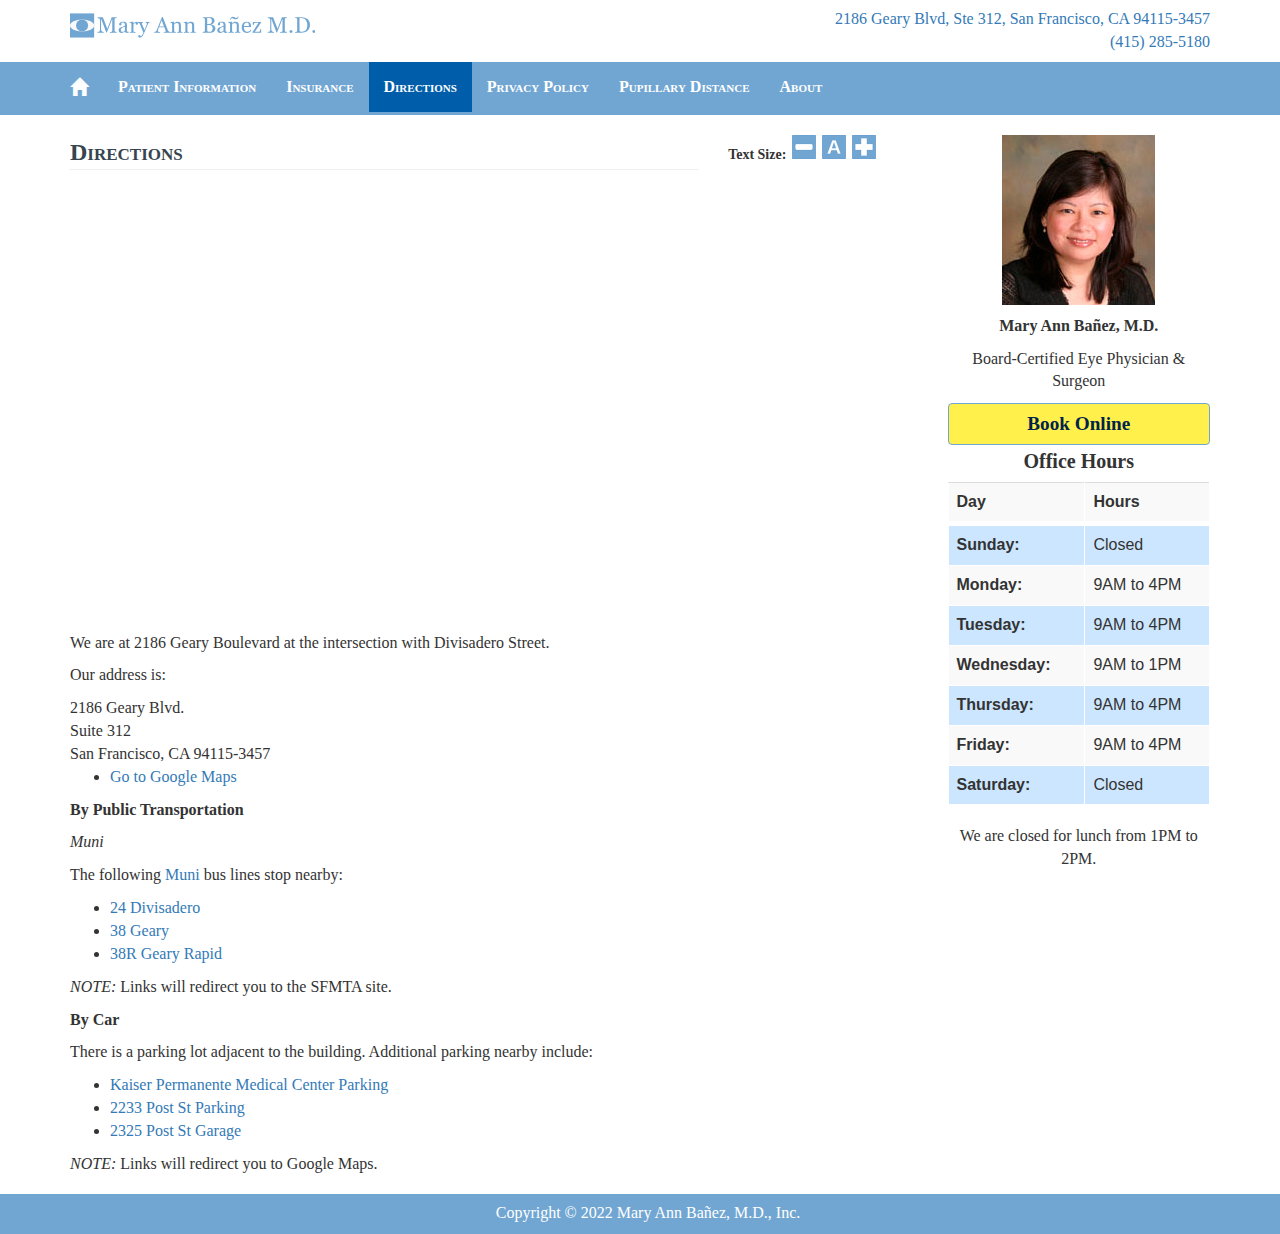
<file: directions.html>
<!DOCTYPE html>
<html>
<head>
		<meta name="viewport" content="width=device-width, initial-scale=1.0">

		<title>Directions to our office | Mary Ann Bañez MD</title>

		<meta name="description" content="">
		<meta http-equiv="content-type" content="text/html; charset=UTF-8">
		<meta http-equiv="content-type" content="application/xhtml+xml; charset=UTF-8">
		<meta http-equiv="content-style-type" content="text/css">

		<link rel="shortcut icon" type="image/x-icon" href="favicon.ico" />
		<link rel="icon" type="image/png" href="favicon.png" />
		<link rel="apple-touch-icon" href="apple-icon.png" />
		<link rel="icon" type="image/png" sizes="16x16" href="favicon16.png" />
		<link rel="icon" type="image/png" sizes="72x72" href="favicon72.png" />
		<link rel="icon" type="image/png" sizes="256x256" href="favicon256.png" />

		<link rel="stylesheet" href="https://maxcdn.bootstrapcdn.com/bootstrap/3.3.7/css/bootstrap.min.css" integrity="sha384-BVYiiSIFeK1dGmJRAkycuHAHRg32OmUcww7on3RYdg4Va+PmSTsz/K68vbdEjh4u" crossorigin="anonymous">

		<link rel="stylesheet" href="css/default.css" type="text/css" />

		<!-- Global Site Tag (gtag.js) - Google Analytics -->
		<script async src="https://www.googletagmanager.com/gtag/js?id=UA-34809641-1"></script>
		<script>
				window.dataLayer = window.dataLayer || [];
				function gtag(){dataLayer.push(arguments)};
				gtag('js', new Date());

				gtag('config', 'UA-34809641-1');
		</script>

</head>

	<body class="">

	<div class="header">
		<div class="container">
			<div class="row">
				<div class="col-xs-12 col-sm-7 col-md-7">

					<a href="index.html">
					<?xml version="1.0" encoding="UTF-8" standalone="no"?>
					<svg
						xmlns:dc="http://purl.org/dc/elements/1.1/"
						xmlns:cc="http://creativecommons.org/ns#"
						xmlns:rdf="http://www.w3.org/1999/02/22-rdf-syntax-ns#"
						xmlns:svg="http://www.w3.org/2000/svg"
						xmlns="http://www.w3.org/2000/svg"
						version="1.1"
						id="svg2"
						height="35"
						width="245.37808">
					<defs
						id="defs4" />
					<metadata
						id="metadata7">
						<rdf:RDF>
							<cc:Work
								rdf:about="">
							<dc:format>image/svg+xml</dc:format>
							<dc:type
								rdf:resource="http://purl.org/dc/dcmitype/StillImage" />
							<dc:title></dc:title>
							</cc:Work>
						</rdf:RDF>
					</metadata>
					<g
						transform="translate(0,-1057.7144)"
						id="layer1">
						<g
							transform="translate(-0.86181372,-30.5065)"
							id="g865">
							<rect
								style="color:#000000;clip-rule:nonzero;display:inline;overflow:visible;visibility:visible;opacity:1;isolation:auto;mix-blend-mode:normal;color-interpolation:sRGB;color-interpolation-filters:linearRGB;solid-color:#000000;solid-opacity:1;fill:#3771c8;fill-opacity:1;fill-rule:evenodd;stroke:#71a6d2;stroke-width:0.81390375;stroke-opacity:1;color-rendering:auto;image-rendering:auto;shape-rendering:auto;text-rendering:auto;enable-background:accumulate"
								id="rect1578"
								height="56.859062"
								x="75.742836"
								y="573.1145"
								ry="4.2452488"
								width="0" />
							<path
								style="fill:#71a6d2;fill-opacity:1;stroke:none;stroke-width:0.27260706"
								d="M 0.86181372,1093.6239 H 25.010083 v 24.1483 H 0.86181372 Z"
								id="rect3023-4-9-7-4-7-9-3-9" />
							<ellipse
								ry="6.0370617"
								rx="12.074123"
								cy="1105.6981"
								cx="12.935952"
								style="fill:#f9f9f9;fill-opacity:1;stroke:none;stroke-width:0.34075862"
								id="path3049-6-0-0-7-4-1-5" />
							<circle
								r="6.0370617"
								cy="1105.6981"
								cx="12.935955"
								style="fill:#71a6d2;fill-opacity:1;stroke:none;stroke-width:0.68151724"
								id="path3047-4-6-1-5-9-7-5-9" />
							<path
								id="path2638"
								style="font-style:normal;font-variant:normal;font-weight:normal;font-stretch:normal;font-size:22.41864967px;line-height:1.25;font-family:Georgia;-inkscape-font-specification:Georgia;text-align:center;letter-spacing:0px;word-spacing:0px;text-anchor:middle;fill:#71a6d2;fill-opacity:1;stroke:none;stroke-width:0.9341104"
								d="m 47.569938,1112.9576 h -6.863522 v -0.7772 q 0.372184,-0.011 0.952355,-0.077 0.591116,-0.066 0.810048,-0.1861 0.339345,-0.208 0.492598,-0.4707 0.164199,-0.2737 0.164199,-0.6787 v -11.2969 h -0.164199 l -5.298158,13.2345 h -0.54733 l -5.046386,-13.5081 h -0.142305 v 9.2717 q 0,1.3465 0.164199,2.047 0.175145,0.7006 0.525437,1.0071 0.240825,0.2299 0.996141,0.4379 0.755316,0.208 0.985195,0.2189 v 0.7772 h -6.272406 v -0.7772 q 0.492597,-0.044 1.028981,-0.1642 0.54733,-0.1204 0.842889,-0.3612 0.383131,-0.3065 0.525437,-0.9414 0.142306,-0.6349 0.142306,-2.1237 v -7.9472 q 0,-0.6896 -0.164199,-1.1275 -0.164199,-0.4379 -0.470704,-0.7115 -0.339345,-0.2956 -0.831942,-0.4379 -0.492598,-0.1423 -0.974248,-0.1642 v -0.7772 h 5.298157 l 4.444322,11.6472 3.798473,-9.7425 q 0.207985,-0.5364 0.350291,-1.1165 0.153252,-0.5912 0.164199,-0.7882 h 5.068279 v 0.7772 q -0.306505,0.011 -0.788156,0.098 -0.470704,0.088 -0.689636,0.1642 -0.372185,0.1314 -0.503544,0.4379 -0.131359,0.3065 -0.131359,0.6677 v 11.1984 q 0,0.3832 0.131359,0.6459 0.131359,0.2627 0.503544,0.4597 0.197039,0.1095 0.700583,0.208 0.503544,0.088 0.799102,0.099 z" />
							<path
								id="path2640"
								style="font-style:normal;font-variant:normal;font-weight:normal;font-stretch:normal;font-size:22.41864967px;line-height:1.25;font-family:Georgia;-inkscape-font-specification:Georgia;text-align:center;letter-spacing:0px;word-spacing:0px;text-anchor:middle;fill:#71a6d2;fill-opacity:1;stroke:none;stroke-width:0.9341104"
								d="m 59.611204,1112.7606 q -0.51449,0.1861 -0.908568,0.2956 -0.383131,0.1204 -0.875728,0.1204 -0.853836,0 -1.368326,-0.3941 -0.503544,-0.405 -0.64585,-1.1713 h -0.06568 q -0.711529,0.7882 -1.532524,1.2041 -0.810049,0.416 -1.959443,0.416 -1.215073,0 -2.003229,-0.7444 -0.777209,-0.7443 -0.777209,-1.9485 0,-0.6239 0.175146,-1.1165 0.175145,-0.4926 0.525437,-0.8867 0.273665,-0.3284 0.722476,-0.5802 0.448811,-0.2627 0.842889,-0.4159 0.492597,-0.1861 1.992282,-0.6897 1.510632,-0.5035 2.036069,-0.7881 v -1.0837 q 0,-0.1423 -0.06568,-0.5474 -0.05473,-0.405 -0.251772,-0.7662 -0.218932,-0.4051 -0.623956,-0.7006 -0.394078,-0.3065 -1.127501,-0.3065 -0.503544,0 -0.941408,0.1751 -0.426918,0.1642 -0.602063,0.3503 0,0.219 0.09852,0.6459 0.109466,0.4269 0.109466,0.7881 0,0.3832 -0.350291,0.7006 -0.339345,0.3175 -0.952355,0.3175 -0.54733,0 -0.810049,-0.3832 -0.251772,-0.394 -0.251772,-0.8757 0,-0.5035 0.350292,-0.9633 0.361238,-0.4598 0.930461,-0.821 0.492597,-0.3065 1.19318,-0.5145 0.700583,-0.2189 1.368326,-0.2189 0.919515,0 1.598204,0.1313 0.689637,0.1205 1.247914,0.5364 0.558277,0.4051 0.842888,1.1056 0.295559,0.6897 0.295559,1.7843 0,1.5654 -0.03284,2.7805 -0.03284,1.2041 -0.03284,2.6381 0,0.4269 0.142306,0.6787 0.153252,0.2518 0.459757,0.4269 0.164199,0.099 0.514491,0.1095 0.361238,0.011 0.733422,0.011 z m -3.820365,-5.7798 q -0.930462,0.2737 -1.631044,0.5364 -0.700583,0.2627 -1.302647,0.6568 -0.54733,0.3722 -0.864781,0.8866 -0.317452,0.5036 -0.317452,1.2042 0,0.9085 0.470704,1.3355 0.481651,0.4269 1.215073,0.4269 0.777209,0 1.368326,-0.3722 0.591117,-0.3831 0.996141,-0.8976 z" />
							<path
								id="path2642"
								style="font-style:normal;font-variant:normal;font-weight:normal;font-stretch:normal;font-size:22.41864967px;line-height:1.25;font-family:Georgia;-inkscape-font-specification:Georgia;text-align:center;letter-spacing:0px;word-spacing:0px;text-anchor:middle;fill:#71a6d2;fill-opacity:1;stroke:none;stroke-width:0.9341104"
								d="m 68.948662,1103.5545 q 0,0.5583 -0.273665,0.9961 -0.273666,0.427 -0.842889,0.427 -0.61301,0 -0.941408,-0.3175 -0.317452,-0.3174 -0.317452,-0.7006 0,-0.2408 0.03284,-0.4378 0.04379,-0.1971 0.07663,-0.3941 -0.51449,0 -1.204126,0.416 -0.689637,0.4159 -1.171287,1.1822 v 6.2833 q 0,0.3832 0.142306,0.624 0.153252,0.2408 0.470704,0.3612 0.273665,0.1095 0.700582,0.1642 0.437865,0.055 0.755316,0.077 v 0.7224 h -5.692235 v -0.7224 q 0.251772,-0.022 0.514491,-0.044 0.273665,-0.022 0.470704,-0.088 0.306505,-0.099 0.44881,-0.3393 0.153253,-0.2518 0.153253,-0.6459 v -6.6665 q 0,-0.3393 -0.164199,-0.6677 -0.153253,-0.3284 -0.437864,-0.5255 -0.207986,-0.1313 -0.492598,-0.186 -0.284611,-0.066 -0.61301,-0.088 v -0.7115 l 3.590487,-0.2409 0.153253,0.1533 v 1.5216 h 0.05473 q 0.678689,-0.8867 1.510631,-1.3465 0.831942,-0.4597 1.521579,-0.4597 0.689636,0 1.116554,0.4488 0.437864,0.4488 0.437864,1.2041 z" />
							<path
								id="path2644"
								style="font-style:normal;font-variant:normal;font-weight:normal;font-stretch:normal;font-size:22.41864967px;line-height:1.25;font-family:Georgia;-inkscape-font-specification:Georgia;text-align:center;letter-spacing:0px;word-spacing:0px;text-anchor:middle;fill:#71a6d2;fill-opacity:1;stroke:none;stroke-width:0.9341104"
								d="m 69.058127,1116.4824 q 0,-0.5473 0.295558,-0.8976 0.306505,-0.3393 0.755316,-0.3393 0.350292,0 0.602064,0.1313 0.251772,0.1314 0.44881,0.3394 0.1642,0.1642 0.350292,0.4488 0.186092,0.2846 0.295558,0.4707 0.547331,-0.2956 1.302646,-1.5435 0.766263,-1.2479 1.105608,-2.1893 -1.039928,-2.5943 -1.882817,-4.6414 -0.842888,-2.047 -1.762403,-4.2363 -0.207986,-0.5035 -0.700583,-0.7772 -0.492597,-0.2846 -0.985195,-0.3612 v -0.7225 h 4.925973 v 0.7663 q -0.328398,0.011 -0.788156,0.1423 -0.459757,0.1204 -0.459757,0.3393 0,0 0.05473,0.1642 0.06568,0.1642 0.109466,0.3175 0.415971,1.0837 1.269806,3.1307 0.853836,2.036 1.32454,3.2621 0.492597,-1.1713 1.018034,-2.4192 0.536384,-1.2589 1.19318,-2.9666 0.07663,-0.2079 0.218932,-0.5692 0.142306,-0.3722 0.142306,-0.6349 0,-0.2846 -0.503544,-0.5254 -0.492597,-0.2518 -0.941408,-0.3065 v -0.7006 h 4.006458 v 0.6787 q -0.328398,0.055 -0.864782,0.3831 -0.536383,0.3175 -0.799102,0.9086 -1.302646,3.0212 -2.320681,5.5061 -1.007087,2.4849 -1.532524,3.6562 -0.689637,1.5325 -1.236967,2.3863 -0.536384,0.8648 -1.050874,1.3574 -0.503544,0.4598 -0.919515,0.613 -0.405024,0.1642 -0.842889,0.1642 -0.853835,0 -1.346432,-0.405 -0.481651,-0.405 -0.481651,-0.9305 z" />
							<path
								id="path2646"
								style="font-style:normal;font-variant:normal;font-weight:normal;font-stretch:normal;font-size:22.41864967px;line-height:1.25;font-family:Georgia;-inkscape-font-specification:Georgia;text-align:center;letter-spacing:0px;word-spacing:0px;text-anchor:middle;fill:#71a6d2;fill-opacity:1;stroke:none;stroke-width:0.9341104"
								d="m 101.10979,1112.9576 h -6.469444 v -0.7772 q 0.853835,-0.055 1.412112,-0.2189 0.569223,-0.1642 0.569223,-0.405 0,-0.098 -0.02189,-0.2408 -0.02189,-0.1424 -0.06568,-0.2518 l -1.291699,-3.481 h -5.440463 q -0.306505,0.7662 -0.503544,1.3354 -0.186093,0.5693 -0.339345,1.0509 -0.142306,0.4707 -0.197039,0.7663 -0.05473,0.2955 -0.05473,0.4816 0,0.4379 0.689636,0.6787 0.689636,0.2408 1.554418,0.2846 v 0.7772 h -5.845488 v -0.7772 q 0.284612,-0.022 0.71153,-0.1204 0.426918,-0.1094 0.700583,-0.2846 0.437864,-0.2956 0.678689,-0.613 0.240826,-0.3284 0.470704,-0.8976 1.171287,-2.9228 2.583399,-6.568 1.412113,-3.6452 2.51772,-6.4913 h 0.875728 l 5.177745,13.3986 q 0.164199,0.4269 0.372185,0.6897 0.207985,0.2627 0.58017,0.5144 0.25178,0.1533 0.6568,0.2628 0.40502,0.099 0.67869,0.1094 z m -6.261459,-6.349 -2.35352,-6.0206 -2.309734,6.0206 z" />
							<path
								id="path2648"
								style="font-style:normal;font-variant:normal;font-weight:normal;font-stretch:normal;font-size:22.41864967px;line-height:1.25;font-family:Georgia;-inkscape-font-specification:Georgia;text-align:center;letter-spacing:0px;word-spacing:0px;text-anchor:middle;fill:#71a6d2;fill-opacity:1;stroke:none;stroke-width:0.9341104"
								d="m 113.3262,1112.9576 h -5.28721 v -0.7224 q 0.25177,-0.022 0.54733,-0.044 0.30651,-0.022 0.50355,-0.088 0.3065,-0.099 0.44881,-0.3393 0.15325,-0.2518 0.15325,-0.6459 v -5.5499 q 0,-1.1494 -0.54733,-1.7734 -0.53638,-0.6239 -1.31359,-0.6239 -0.58017,0 -1.06182,0.1861 -0.48166,0.1751 -0.85384,0.4378 -0.36124,0.2518 -0.58017,0.5474 -0.20799,0.2846 -0.3065,0.4597 v 6.2067 q 0,0.3722 0.15325,0.6131 0.15325,0.2408 0.45976,0.3721 0.22987,0.1095 0.49259,0.1642 0.27367,0.055 0.55828,0.077 v 0.7224 h -5.28721 v -0.7224 q 0.25177,-0.022 0.51449,-0.044 0.27366,-0.022 0.4707,-0.088 0.30651,-0.099 0.44881,-0.3393 0.15326,-0.2518 0.15326,-0.6459 v -6.6665 q 0,-0.3722 -0.1642,-0.6787 -0.15326,-0.3174 -0.43787,-0.5145 -0.20798,-0.1313 -0.49259,-0.186 -0.28462,-0.066 -0.61301,-0.088 v -0.7115 l 3.59048,-0.2409 0.15326,0.1533 v 1.5216 h 0.0547 q 0.26272,-0.2628 0.65679,-0.624 0.39408,-0.3722 0.74437,-0.6021 0.40503,-0.2627 0.96331,-0.4378 0.55827,-0.1752 1.25885,-0.1752 1.55442,0 2.29879,0.9743 0.75532,0.9633 0.75532,2.5724 v 5.6156 q 0,0.3832 0.13136,0.624 0.13136,0.2299 0.44881,0.3612 0.26272,0.1095 0.44881,0.1533 0.19704,0.044 0.53638,0.066 z" />
							<path
								id="path2650"
								style="font-style:normal;font-variant:normal;font-weight:normal;font-stretch:normal;font-size:22.41864967px;line-height:1.25;font-family:Georgia;-inkscape-font-specification:Georgia;text-align:center;letter-spacing:0px;word-spacing:0px;text-anchor:middle;fill:#71a6d2;fill-opacity:1;stroke:none;stroke-width:0.9341104"
								d="m 126.59349,1112.9576 h -5.28721 v -0.7224 q 0.25177,-0.022 0.54733,-0.044 0.30651,-0.022 0.50354,-0.088 0.30651,-0.099 0.44882,-0.3393 0.15325,-0.2518 0.15325,-0.6459 v -5.5499 q 0,-1.1494 -0.54733,-1.7734 -0.53639,-0.6239 -1.3136,-0.6239 -0.58017,0 -1.06182,0.1861 -0.48165,0.1751 -0.85383,0.4378 -0.36124,0.2518 -0.58017,0.5474 -0.20799,0.2846 -0.30651,0.4597 v 6.2067 q 0,0.3722 0.15326,0.6131 0.15325,0.2408 0.45975,0.3721 0.22988,0.1095 0.4926,0.1642 0.27367,0.055 0.55828,0.077 v 0.7224 h -5.28721 v -0.7224 q 0.25177,-0.022 0.51449,-0.044 0.27366,-0.022 0.4707,-0.088 0.30651,-0.099 0.44881,-0.3393 0.15325,-0.2518 0.15325,-0.6459 v -6.6665 q 0,-0.3722 -0.16419,-0.6787 -0.15326,-0.3174 -0.43787,-0.5145 -0.20798,-0.1313 -0.4926,-0.186 -0.28461,-0.066 -0.61301,-0.088 v -0.7115 l 3.59049,-0.2409 0.15325,0.1533 v 1.5216 h 0.0547 q 0.26271,-0.2628 0.65679,-0.624 0.39408,-0.3722 0.74437,-0.6021 0.40503,-0.2627 0.9633,-0.4378 0.55828,-0.1752 1.25886,-0.1752 1.55442,0 2.29879,0.9743 0.75532,0.9633 0.75532,2.5724 v 5.6156 q 0,0.3832 0.13136,0.624 0.13135,0.2299 0.44881,0.3612 0.26271,0.1095 0.44881,0.1533 0.19704,0.044 0.53638,0.066 z" />
							<path
								id="path2652"
								style="font-style:normal;font-variant:normal;font-weight:normal;font-stretch:normal;font-size:22.41864967px;line-height:1.25;font-family:Georgia;-inkscape-font-specification:Georgia;text-align:center;letter-spacing:0px;word-spacing:0px;text-anchor:middle;fill:#71a6d2;fill-opacity:1;stroke:none;stroke-width:0.9341104"
								d="m 144.66633,1105.7219 q 0.67869,0.4598 1.12751,1.2042 0.44881,0.7443 0.44881,1.8062 0,1.0837 -0.47071,1.8828 -0.4707,0.7991 -1.22602,1.3136 -0.73342,0.5035 -1.66388,0.7662 -0.91952,0.2627 -1.90471,0.2627 h -7.35612 v -0.7772 q 0.26272,-0.022 0.76626,-0.087 0.50355,-0.077 0.72248,-0.1752 0.33934,-0.1532 0.48165,-0.405 0.1423,-0.2627 0.1423,-0.6678 v -11.1655 q 0,-0.3722 -0.13136,-0.6568 -0.12041,-0.2846 -0.49259,-0.4597 -0.3284,-0.1642 -0.73343,-0.2518 -0.40502,-0.088 -0.67868,-0.1095 v -0.7772 h 7.17002 q 0.83194,0 1.58726,0.1642 0.76626,0.1642 1.4559,0.5802 0.64585,0.3831 1.06182,1.0399 0.41597,0.6568 0.41597,1.5982 0,0.821 -0.29556,1.4669 -0.29556,0.6349 -0.83194,1.0946 -0.50354,0.4379 -1.16034,0.7444 -0.64585,0.2955 -1.40117,0.4597 v 0.099 q 0.66775,0.077 1.48874,0.3393 0.83194,0.2518 1.47779,0.7115 z m -2.63813,-2.3425 q 0.40503,-0.4707 0.55828,-1.029 0.1642,-0.5583 0.1642,-1.3246 0,-1.2807 -0.70058,-2.0032 -0.70059,-0.7334 -2.21122,-0.7334 -0.35029,0 -0.88667,0.022 -0.52544,0.011 -0.88668,0.022 v 5.9659 h 1.39022 q 0.89762,0 1.53252,-0.2299 0.64585,-0.2299 1.03993,-0.6896 z m 1.51063,4.9588 q 0,-1.3793 -0.93046,-2.266 -0.91951,-0.8866 -2.63813,-0.8866 -0.70058,0 -1.18223,0.022 -0.48165,0.011 -0.72248,0.022 v 5.4733 q 0,0.6897 0.55828,1.04 0.55827,0.3503 1.55442,0.3503 1.63104,0 2.49582,-0.9524 0.86478,-0.9523 0.86478,-2.8023 z" />
							<path
								id="path2654"
								style="font-style:normal;font-variant:normal;font-weight:normal;font-stretch:normal;font-size:22.41864967px;line-height:1.25;font-family:Georgia;-inkscape-font-specification:Georgia;text-align:center;letter-spacing:0px;word-spacing:0px;text-anchor:middle;fill:#71a6d2;fill-opacity:1;stroke:none;stroke-width:0.9341104"
								d="m 158.26202,1112.7606 q -0.51449,0.1861 -0.90856,0.2956 -0.38314,0.1204 -0.87573,0.1204 -0.85384,0 -1.36833,-0.3941 -0.50354,-0.405 -0.64585,-1.1713 h -0.0657 q -0.71153,0.7882 -1.53252,1.2041 -0.81005,0.416 -1.95945,0.416 -1.21507,0 -2.00322,-0.7444 -0.77721,-0.7443 -0.77721,-1.9485 0,-0.6239 0.17514,-1.1165 0.17515,-0.4926 0.52544,-0.8867 0.27366,-0.3284 0.72248,-0.5802 0.44881,-0.2627 0.84288,-0.4159 0.4926,-0.1861 1.99229,-0.6897 1.51063,-0.5035 2.03607,-0.7881 v -1.0837 q 0,-0.1423 -0.0657,-0.5474 -0.0547,-0.405 -0.25178,-0.7662 -0.21893,-0.4051 -0.62395,-0.7006 -0.39408,-0.3065 -1.1275,-0.3065 -0.50355,0 -0.94141,0.1751 -0.42692,0.1642 -0.60206,0.3503 0,0.219 0.0985,0.6459 0.10947,0.4269 0.10947,0.7881 0,0.3832 -0.35029,0.7006 -0.33935,0.3175 -0.95236,0.3175 -0.54733,0 -0.81004,-0.3832 -0.25178,-0.394 -0.25178,-0.8757 0,-0.5035 0.3503,-0.9633 0.36123,-0.4598 0.93046,-0.821 0.49259,-0.3065 1.19318,-0.5145 0.70058,-0.2189 1.36832,-0.2189 0.91952,0 1.59821,0.1313 0.68963,0.1205 1.24791,0.5364 0.55828,0.4051 0.84289,1.1056 0.29556,0.6897 0.29556,1.7843 0,1.5654 -0.0328,2.7805 -0.0328,1.2041 -0.0328,2.6381 0,0.4269 0.1423,0.6787 0.15326,0.2518 0.45976,0.4269 0.1642,0.099 0.51449,0.1095 0.36124,0.011 0.73342,0.011 z m -3.82036,-5.7798 q -0.93046,0.2737 -1.63105,0.5364 -0.70058,0.2627 -1.30264,0.6568 -0.54733,0.3722 -0.86478,0.8866 -0.31746,0.5036 -0.31746,1.2042 0,0.9085 0.47071,1.3355 0.48165,0.4269 1.21507,0.4269 0.77721,0 1.36833,-0.3722 0.59111,-0.3831 0.99614,-0.8976 z" />
							<path
								id="path2656"
								style="font-style:normal;font-variant:normal;font-weight:normal;font-stretch:normal;font-size:22.41864967px;line-height:1.25;font-family:Georgia;-inkscape-font-specification:Georgia;text-align:center;letter-spacing:0px;word-spacing:0px;text-anchor:middle;fill:#71a6d2;fill-opacity:1;stroke:none;stroke-width:0.9341104"
								d="m 171.25564,1112.9576 h -5.28721 v -0.7224 q 0.25177,-0.022 0.54733,-0.044 0.3065,-0.022 0.50354,-0.088 0.30651,-0.099 0.44881,-0.3393 0.15326,-0.2518 0.15326,-0.6459 v -5.5499 q 0,-1.1494 -0.54734,-1.7734 -0.53638,-0.6239 -1.31359,-0.6239 -0.58017,0 -1.06182,0.1861 -0.48165,0.1751 -0.85383,0.4378 -0.36124,0.2518 -0.58017,0.5474 -0.20799,0.2846 -0.30651,0.4597 v 6.2067 q 0,0.3722 0.15325,0.6131 0.15326,0.2408 0.45976,0.3721 0.22988,0.1095 0.4926,0.1642 0.27366,0.055 0.55828,0.077 v 0.7224 h -5.28722 v -0.7224 q 0.25178,-0.022 0.51449,-0.044 0.27367,-0.022 0.47071,-0.088 0.3065,-0.099 0.44881,-0.3393 0.15325,-0.2518 0.15325,-0.6459 v -6.6665 q 0,-0.3722 -0.1642,-0.6787 -0.15325,-0.3174 -0.43786,-0.5145 -0.20799,-0.1313 -0.4926,-0.186 -0.28461,-0.066 -0.61301,-0.088 v -0.7115 l 3.59049,-0.2409 0.15325,0.1533 v 1.5216 h 0.0547 q 0.26272,-0.2628 0.6568,-0.624 0.39408,-0.3722 0.74437,-0.6021 0.40502,-0.2627 0.9633,-0.4378 0.55828,-0.1752 1.25886,-0.1752 1.55442,0 2.29879,0.9743 0.75531,0.9633 0.75531,2.5724 v 5.6156 q 0,0.3832 0.13136,0.624 0.13136,0.2299 0.44881,0.3612 0.26272,0.1095 0.44881,0.1533 0.19704,0.044 0.53639,0.066 z m -1.91566,-16.0586 q -0.10946,0.4159 -0.3284,0.8538 -0.21893,0.4379 -0.60206,0.8648 -0.39408,0.4269 -0.83194,0.6896 -0.42692,0.2518 -1.02898,0.2518 -0.62396,0 -1.09466,-0.1752 -0.47071,-0.186 -0.81005,-0.3831 -0.38313,-0.2189 -0.73342,-0.3941 -0.33935,-0.1751 -0.75532,-0.1751 -0.33934,0 -0.51449,0.088 -0.1642,0.088 -0.35029,0.2955 -0.17515,0.1971 -0.35029,0.5255 -0.17515,0.3174 -0.3284,0.5801 l -0.6349,-0.2736 q 0.10946,-0.3503 0.37218,-0.8429 0.26272,-0.4926 0.56922,-0.8648 0.3284,-0.3941 0.79911,-0.6677 0.4707,-0.2847 0.98519,-0.2847 0.61301,0 1.05087,0.1861 0.44882,0.1752 0.821,0.3832 0.41597,0.2298 0.70058,0.394 0.28461,0.1642 0.70059,0.1642 0.43786,0 0.70058,-0.099 0.27366,-0.1094 0.42692,-0.2955 0.17514,-0.208 0.28461,-0.4488 0.12041,-0.2409 0.28461,-0.624 z" />
							<path
								id="path2658"
								style="font-style:normal;font-variant:normal;font-weight:normal;font-stretch:normal;font-size:22.41864967px;line-height:1.25;font-family:Georgia;-inkscape-font-specification:Georgia;text-align:center;letter-spacing:0px;word-spacing:0px;text-anchor:middle;fill:#71a6d2;fill-opacity:1;stroke:none;stroke-width:0.9341104"
								d="m 182.1913,1110.418 q -0.67869,1.2917 -1.81714,2.058 -1.13844,0.7663 -2.61624,0.7663 -1.30264,0 -2.28784,-0.4598 -0.97424,-0.4598 -1.60915,-1.2479 -0.6349,-0.7882 -0.95235,-1.839 -0.30651,-1.0509 -0.30651,-2.2222 0,-1.0509 0.3284,-2.058 0.33935,-1.018 0.9852,-1.8281 0.62395,-0.7772 1.54347,-1.2479 0.93046,-0.4816 2.07985,-0.4816 1.18224,0 2.02512,0.3722 0.84289,0.3722 1.36833,1.018 0.50354,0.613 0.74437,1.445 0.25177,0.8319 0.25177,1.8061 v 0.7225 h -7.14813 q 0,1.0618 0.19704,1.9266 0.20798,0.8648 0.64585,1.5216 0.42691,0.6349 1.11655,1.0071 0.68964,0.3612 1.64199,0.3612 0.97425,0 1.67483,-0.4488 0.71153,-0.4597 1.36833,-1.642 z m -2.4192,-4.1159 q 0,-0.613 -0.10947,-1.3136 -0.0985,-0.7006 -0.32839,-1.1713 -0.25178,-0.5035 -0.68964,-0.821 -0.43787,-0.3174 -1.1275,-0.3174 -1.14939,0 -1.91566,0.9633 -0.75531,0.9523 -0.82099,2.66 z" />
							<path
								id="path2660"
								style="font-style:normal;font-variant:normal;font-weight:normal;font-stretch:normal;font-size:22.41864967px;line-height:1.25;font-family:Georgia;-inkscape-font-specification:Georgia;text-align:center;letter-spacing:0px;word-spacing:0px;text-anchor:middle;fill:#71a6d2;fill-opacity:1;stroke:none;stroke-width:0.9341104"
								d="m 192.01041,1112.9576 h -8.73539 v -0.5801 l 6.10821,-9.3265 h -1.51064 q -0.95235,0 -1.48873,0.033 -0.53639,0.033 -0.9852,0.2189 -0.3065,0.1204 -0.58017,0.6897 -0.26272,0.5692 -0.45976,1.4887 h -0.66774 v -3.3168 h 8.25374 v 0.4488 l -6.20672,9.4579 q 0.39407,0.011 0.86478,0.022 0.4707,0 1.01803,0 0.43787,0 0.90857,-0.011 0.48165,-0.011 1.22602,-0.055 0.43786,-0.022 0.6568,-0.2956 0.22988,-0.2736 0.35029,-0.6239 0.12041,-0.3175 0.28461,-0.8758 0.17515,-0.5582 0.3065,-1.0837 h 0.6568 z" />
							<path
								id="path2662"
								style="font-style:normal;font-variant:normal;font-weight:normal;font-stretch:normal;font-size:22.41864967px;line-height:1.25;font-family:Georgia;-inkscape-font-specification:Georgia;text-align:center;letter-spacing:0px;word-spacing:0px;text-anchor:middle;fill:#71a6d2;fill-opacity:1;stroke:none;stroke-width:0.9341104"
								d="m 217.81156,1112.9576 h -6.86352 v -0.7772 q 0.37218,-0.011 0.95235,-0.077 0.59112,-0.066 0.81005,-0.1861 0.33935,-0.208 0.4926,-0.4707 0.1642,-0.2737 0.1642,-0.6787 v -11.2969 h -0.1642 l -5.29816,13.2345 h -0.54733 l -5.04638,-13.5081 h -0.14231 v 9.2717 q 0,1.3465 0.1642,2.047 0.17515,0.7006 0.52544,1.0071 0.24082,0.2299 0.99614,0.4379 0.75531,0.208 0.98519,0.2189 v 0.7772 h -6.2724 v -0.7772 q 0.49259,-0.044 1.02898,-0.1642 0.54733,-0.1204 0.84289,-0.3612 0.38313,-0.3065 0.52543,-0.9414 0.14231,-0.6349 0.14231,-2.1237 v -7.9472 q 0,-0.6896 -0.1642,-1.1275 -0.1642,-0.4379 -0.4707,-0.7115 -0.33935,-0.2956 -0.83195,-0.4379 -0.49259,-0.1423 -0.97424,-0.1642 v -0.7772 h 5.29815 l 4.44433,11.6472 3.79847,-9.7425 q 0.20798,-0.5364 0.35029,-1.1165 0.15325,-0.5912 0.1642,-0.7882 h 5.06828 v 0.7772 q -0.30651,0.011 -0.78816,0.098 -0.4707,0.088 -0.68963,0.1642 -0.37219,0.1314 -0.50355,0.4379 -0.13136,0.3065 -0.13136,0.6677 v 11.1984 q 0,0.3832 0.13136,0.6459 0.13136,0.2627 0.50355,0.4597 0.19703,0.1095 0.70058,0.208 0.50354,0.088 0.7991,0.099 z" />
							<path
								id="path2664"
								style="font-style:normal;font-variant:normal;font-weight:normal;font-stretch:normal;font-size:22.41864967px;line-height:1.25;font-family:Georgia;-inkscape-font-specification:Georgia;text-align:center;letter-spacing:0px;word-spacing:0px;text-anchor:middle;fill:#71a6d2;fill-opacity:1;stroke:none;stroke-width:0.9341104"
								d="m 223.38339,1111.6988 q 0,0.613 -0.44882,1.0509 -0.43786,0.4269 -1.05087,0.4269 -0.61301,0 -1.06182,-0.4269 -0.43787,-0.4379 -0.43787,-1.0509 0,-0.613 0.43787,-1.0509 0.44881,-0.4488 1.06182,-0.4488 0.61301,0 1.05087,0.4488 0.44882,0.4379 0.44882,1.0509 z" />
							<path
								id="path2666"
								style="font-style:normal;font-variant:normal;font-weight:normal;font-stretch:normal;font-size:22.41864967px;line-height:1.25;font-family:Georgia;-inkscape-font-specification:Georgia;text-align:center;letter-spacing:0px;word-spacing:0px;text-anchor:middle;fill:#71a6d2;fill-opacity:1;stroke:none;stroke-width:0.9341104"
								d="m 240.83228,1105.2841 q 0,1.9813 -0.74437,3.4372 -0.74437,1.4559 -1.93755,2.3864 -1.20413,0.9304 -2.70382,1.3902 -1.49968,0.4597 -3.09788,0.4597 h -6.43661 v -0.7772 q 0.31745,0 0.821,-0.055 0.51449,-0.066 0.67869,-0.1423 0.32839,-0.1423 0.4707,-0.416 0.15325,-0.2846 0.15325,-0.6787 v -11.2093 q 0,-0.3722 -0.13136,-0.6677 -0.12041,-0.2956 -0.49259,-0.4707 -0.33935,-0.1642 -0.73343,-0.2409 -0.39407,-0.077 -0.67869,-0.098 v -0.7772 h 6.7869 q 1.40116,0 2.75854,0.4379 1.35738,0.4269 2.36447,1.1603 1.36833,0.9743 2.14554,2.5506 0.77721,1.5763 0.77721,3.7109 z m -2.68192,-0.011 q 0,-1.5653 -0.41597,-2.8242 -0.41598,-1.2698 -1.21508,-2.2112 -0.75531,-0.8976 -1.86092,-1.4121 -1.09466,-0.5145 -2.44109,-0.5145 -0.44882,0 -1.01804,0.022 -0.55828,0.011 -0.83194,0.022 v 11.9427 q 0,0.9962 0.58017,1.3793 0.58017,0.3831 1.7843,0.3831 1.39022,0 2.43014,-0.4926 1.03993,-0.4926 1.68578,-1.3683 0.67869,-0.9195 0.98519,-2.1236 0.31746,-1.2151 0.31746,-2.8024 z" />
							<path
								id="path2668"
								style="font-style:normal;font-variant:normal;font-weight:normal;font-stretch:normal;font-size:22.41864967px;line-height:1.25;font-family:Georgia;-inkscape-font-specification:Georgia;text-align:center;letter-spacing:0px;word-spacing:0px;text-anchor:middle;fill:#71a6d2;fill-opacity:1;stroke:none;stroke-width:0.9341104"
								d="m 246.23989,1111.6988 q 0,0.613 -0.44881,1.0509 -0.43786,0.4269 -1.05087,0.4269 -0.61301,0 -1.06182,-0.4269 -0.43787,-0.4379 -0.43787,-1.0509 0,-0.613 0.43787,-1.0509 0.44881,-0.4488 1.06182,-0.4488 0.61301,0 1.05087,0.4488 0.44881,0.4379 0.44881,1.0509 z" />
						</g>
					</g>
					</svg>
					</a>

				</div>
				<div class="col-xs-12 col-sm-5 col-md-5">
					<div class="contactinfo">
						<p style="margin: 0px;"><a title="Click here to get directions to our office." href="directions.html">2186 Geary Blvd, Ste 312, San Francisco, CA 94115-3457</a></p>
						<p style="margin: 0px;"><a title="Call us." href="tel:1-415-285-5180" >(415)&nbsp;285-5180</a></p>
					</div>
				</div>
			</div>
		</div>
	</div>

	<div role="navigation" class="navbar navbar-inverse navbar-fixed-top">
		<div class="container">
			<div class="navbar-header">
					<button data-target=".navbar-collapse" data-toggle="collapse" class="navbar-toggle" type="button">
						<span class="sr-only">Toggle navigation</span>
						<span class="icon-bar"></span>
						<span class="icon-bar"></span>
						<span class="icon-bar"></span>
					</button>

					<a href="index.html" class="navbar-brand" title="Welcome" data-placement="bottom">
						<i class="glyphicon glyphicon-home"></i>
					</a>
			</div>
			<div class="navbar-collapse collapse">
				<ul class="nav navbar-nav">
					<li class="">
						<a href="patient-information.html">Patient Information</a>
					</li>
					<li class="">
						<a href="insurance.html">Insurance</a>
					</li>
					<li class="active">
						<a href="directions.html">Directions</a>
					</li>
					<li class="">
						<a href="privacy.html">Privacy Policy</a>
					</li>
					<li class="">
						<a href="pupillary-distance.html">Pupillary Distance</a>
					</li>
					<li class="">
						<a href="about.html">About</a>
					</li>
				</ul>
			</div>
		</div>
	</div>

	<div class="main container">
		<div class="row">
			<div class="col-xs-12 col-sm-8 col-md-9 col-lg-9">

				<div class="row">
				<div class="col-xs-12 col-sm-6 col-md-9">
					<div class="page-header">
						Directions
					</div>
				</div>
				<div class="col-xs-12 col-sm-6 col-md-3">
					<div class="menu-textsize">
					<ul>
						<li><p id="no"><b>Text Size:</b></p></li>
						<li><a title="Shrink text" alt="Shrink text size" href="#" onclick="javascript:changeFontSize(-.1);" style="font-size: 1.4em;">
							<?xml version="1.0" encoding="UTF-8" standalone="no"?>
							<svg
								xmlns:dc="http://purl.org/dc/elements/1.1/"
								xmlns:cc="http://creativecommons.org/ns#"
								xmlns:rdf="http://www.w3.org/1999/02/22-rdf-syntax-ns#"
								xmlns:svg="http://www.w3.org/2000/svg"
								xmlns="http://www.w3.org/2000/svg"
								version="1.1"
								id="svg2"
								height="0.25in"
								width="0.25in">
							<defs
								id="defs4" />
							<metadata
								id="metadata7">
								<rdf:RDF>
									<cc:Work
										rdf:about="">
									<dc:format>image/svg+xml</dc:format>
									<dc:type
										rdf:resource="http://purl.org/dc/dcmitype/StillImage" />
									<dc:title></dc:title>
									</cc:Work>
								</rdf:RDF>
							</metadata>
							<g
								transform="translate(-153.49999,-561.01996)"
								id="layer1">
								<path
									id="rect816-0-5"
									d="m 154.21065,561.08214 c -0.35933,0 -0.64848,0.28914 -0.64848,0.64847 v 22.5787 c 0,0.35933 0.28915,0.64848 0.64848,0.64848 h 22.5787 c 0.35933,0 0.64847,-0.28915 0.64847,-0.64848 v -22.5787 c 0,-0.35933 -0.28914,-0.64847 -0.64847,-0.64847 z m 4.16163,9.03609 h 14.25544 c 0.87337,0 1.57625,0.7041 1.57625,1.57746 v 2.64975 c 0,0.87336 -0.70288,1.57625 -1.57625,1.57625 h -14.25544 c -0.87337,0 -1.57746,-0.70289 -1.57746,-1.57625 v -2.64975 c 0,-0.87336 0.70409,-1.57746 1.57746,-1.57746 z"
									style="color:#000000;clip-rule:nonzero;display:inline;overflow:visible;visibility:visible;opacity:1;isolation:auto;mix-blend-mode:normal;color-interpolation:sRGB;color-interpolation-filters:linearRGB;solid-color:#000000;solid-opacity:1;fill:#71a6d2;fill-opacity:1;fill-rule:evenodd;stroke:#3771c8;stroke-width:0.12435111;stroke-linejoin:round;stroke-opacity:1;color-rendering:auto;image-rendering:auto;shape-rendering:auto;text-rendering:auto;enable-background:accumulate" />
							</g>
							</svg>
						</a></li>
						<li><a title="Reset text to default size" alt="Reset text size" href="#" onclick="javascript:resetFontSize();" style="font-size: 1.4em;">
							<?xml version="1.0" encoding="UTF-8" standalone="no"?>
							<svg
								xmlns:dc="http://purl.org/dc/elements/1.1/"
								xmlns:cc="http://creativecommons.org/ns#"
								xmlns:rdf="http://www.w3.org/1999/02/22-rdf-syntax-ns#"
								xmlns:svg="http://www.w3.org/2000/svg"
								xmlns="http://www.w3.org/2000/svg"
								version="1.1"
								id="svg2"
								height="24.001207"
								width="24.000008">
							<defs
								id="defs4" />
							<metadata
								id="metadata7">
								<rdf:RDF>
									<cc:Work
										rdf:about="">
									<dc:format>image/svg+xml</dc:format>
									<dc:type
										rdf:resource="http://purl.org/dc/dcmitype/StillImage" />
									<dc:title></dc:title>
									</cc:Work>
								</rdf:RDF>
							</metadata>
							<g
								transform="translate(-556.70077,-714.61876)"
								id="layer1">
								<path
									id="rect816"
									d="m 557.41146,714.68094 c -0.35934,0 -0.64851,0.28916 -0.64851,0.6485 v 22.57984 c 0,0.35934 0.28917,0.64851 0.64851,0.64851 h 22.57863 c 0.35934,0 0.64851,-0.28917 0.64851,-0.64851 v -22.57984 c 0,-0.35934 -0.28917,-0.6485 -0.64851,-0.6485 z m 9.60855,5.09452 h 3.38097 l 4.97429,13.68901 h -2.8369 l -1.21443,-3.49755 h -5.21718 l -1.21443,3.49755 h -2.86605 z m 1.69048,2.10824 -0.0583,0.21374 c -0.0648,0.23316 -0.1425,0.49872 -0.23317,0.79666 -0.0907,0.29795 -0.64769,1.93661 -1.67105,4.916 h 3.93474 l -1.35045,-3.93474 -0.41776,-1.32129 z"
									style="color:#000000;clip-rule:nonzero;display:inline;overflow:visible;visibility:visible;opacity:1;isolation:auto;mix-blend-mode:normal;color-interpolation:sRGB;color-interpolation-filters:linearRGB;solid-color:#000000;solid-opacity:1;fill:#71a6d2;fill-opacity:1;fill-rule:evenodd;stroke:#3771c8;stroke-width:0.12435737;stroke-linejoin:round;stroke-opacity:1;color-rendering:auto;image-rendering:auto;shape-rendering:auto;text-rendering:auto;enable-background:accumulate" />
							</g>
							</svg>
						</a></li>
						<li><a title="Enlarge text" alt="Enlarge text size" href="#" onclick="javascript:changeFontSize(.1);" style="font-size: 1.4em;">
							<?xml version="1.0" encoding="UTF-8" standalone="no"?>
							<svg
								xmlns:dc="http://purl.org/dc/elements/1.1/"
								xmlns:cc="http://creativecommons.org/ns#"
								xmlns:rdf="http://www.w3.org/1999/02/22-rdf-syntax-ns#"
								xmlns:svg="http://www.w3.org/2000/svg"
								xmlns="http://www.w3.org/2000/svg"
								version="1.1"
								id="svg2"
								height="24.000002"
								width="24.000002">
							<defs
								id="defs4" />
							<metadata
								id="metadata7">
								<rdf:RDF>
									<cc:Work
										rdf:about="">
									<dc:format>image/svg+xml</dc:format>
									<dc:type
										rdf:resource="http://purl.org/dc/dcmitype/StillImage" />
									<dc:title></dc:title>
									</cc:Work>
								</rdf:RDF>
							</metadata>
							<g
								transform="translate(-614.2996,-599.41996)"
								id="layer1">
								<path
									id="rect816-0"
									d="m 615.01026,599.48214 c -0.35933,0 -0.64848,0.28914 -0.64848,0.64847 v 22.5787 c 0,0.35933 0.28915,0.64848 0.64848,0.64848 h 22.5787 c 0.35933,0 0.64847,-0.28915 0.64847,-0.64848 v -22.5787 c 0,-0.35933 -0.28914,-0.64847 -0.64847,-0.64847 z m 8.38762,3.23385 h 5.80346 v 5.80224 h 5.80345 v 5.80346 h -5.80345 v 5.80345 h -5.80346 v -5.80345 h -5.80224 v -5.80346 h 5.80224 z"
									style="color:#000000;clip-rule:nonzero;display:inline;overflow:visible;visibility:visible;opacity:1;isolation:auto;mix-blend-mode:normal;color-interpolation:sRGB;color-interpolation-filters:linearRGB;solid-color:#000000;solid-opacity:1;fill:#71a6d2;fill-opacity:1;fill-rule:evenodd;stroke:#3771c8;stroke-width:0.12435107;stroke-linejoin:round;stroke-miterlimit:4;stroke-dasharray:none;stroke-opacity:1;color-rendering:auto;image-rendering:auto;shape-rendering:auto;text-rendering:auto;enable-background:accumulate" />
							</g>
							</svg>
						</a></li>
					</ul>
				</div>

				</div>
			</div>

				<div class="body-content">
						<div class="rich-text">
							<div class="visible-md visible-lg">
								<iframe src="https://www.google.com/maps/embed?pb=!1m18!1m12!1m3!1d3153.2743322505935!2d-122.44143678456226!3d37.78361021942399!2m3!1f0!2f0!3f0!3m2!1i1024!2i768!4f13.1!3m3!1m2!1s0x808580b646d532fb%3A0xefad743fdf2ebad7!2s2186+Geary+Blvd%2C+San+Francisco%2C+CA+94115!5e0!3m2!1sen!2sus!4v1535202157082" width="600" height="450" frameborder="0" style="border:0" allowfullscreen></iframe>
					 		</div>

 							<div class="visible-sm">
								<iframe src="https://www.google.com/maps/embed?pb=!1m14!1m8!1m3!1d6306.54902453894!2d-122.43924800000002!3d37.783606!3m2!1i1024!2i768!4f13.1!3m3!1m2!1s0x808580b646d532fb%3A0xefad743fdf2ebad7!2s2186+Geary+Blvd%2C+San+Francisco%2C+CA+94115!5e0!3m2!1sen!2sus!4v1535205743987" width="400" height="300" frameborder="0" style="border:0" allowfullscreen></iframe>
					 		</div>

					 		<div class="visible-xs">
					 			<iframe src="https://www.google.com/maps/embed?pb=!1m14!1m8!1m3!1d6306.54902453894!2d-122.43924800000002!3d37.783606!3m2!1i1024!2i768!4f13.1!3m3!1m2!1s0x808580b646d532fb%3A0xefad743fdf2ebad7!2s2186+Geary+Blvd%2C+San+Francisco%2C+CA+94115!5e0!3m2!1sen!2sus!4v1535207757012" width="300" height="225" frameborder="0" style="border:0" allowfullscreen></iframe>
					 		</div>

							<p>We are at 2186 Geary Boulevard at the intersection with Divisadero Street.</p>

							<p>Our address is:</p>

							<div class="addr">
								<div class="street-address">2186 Geary Blvd.</div>
								<div class="extended-address">Suite 312</div>
								<span class="locality">San Francisco</span>,
								<span class="region">CA</span>
								<span class="postal-code">94115-3457</span>
							</div>

							<div id="submenu">
								<ul class="D">
									<li><a title="Click here to go to Google Maps." href="https://www.google.com/maps/place/2186+Geary+Blvd,+San+Francisco,+CA+94115/@37.783606,-122.4414368,17z/data=!3m1!4b1!4m5!3m4!1s0x808580b646d532fb:0xefad743fdf2ebad7!8m2!3d37.783606!4d-122.4392481">Go to Google Maps</a></li>
								</ul>
							</div>

							<p><b>By Public Transportation</b></p>
							<p><i>Muni</i></p>
							<p>The following <a href="https://www.sfmta.com/muni" target="_blank" name="Muni">Muni</a> bus lines stop nearby:</p>

							<div id="inline-list">
								<ul class="B">
									<li><a href="https://www.sfmta.com/routes/24-divisadero" target="_blank" name="24 Divisadero">24 Divisadero</a></li>
									<li><a href="https://www.sfmta.com/routes/38-geary" target="_blank" name="38 Geary">38 Geary</a></li>
									<li><a href="https://www.sfmta.com/routes/38r-geary-rapid" target="_blank" name="38R Geary Rapid">38R Geary Rapid</a></li>
								</ul>
							</div>
							<p><i>NOTE:</i> Links will redirect you to the SFMTA site.</p>

							<p><b>By Car</b></p>
							<p>There is a parking lot adjacent to the building.  Additional parking nearby include:</p>
							<div id="inline-list">
								<ul class="B">
									<li><a href="https://goo.gl/maps/enTDyv34cBE2" target="_blank" name="Kaiser Permanente Medical Center Parking">Kaiser Permanente Medical Center Parking</a></li>
									<li><a href="https://goo.gl/maps/cTTquaVEz772" target="_blank" name="2233 Post St Parking">2233 Post St Parking</a></li>
									<li><a href="https://goo.gl/maps/fRbQ72C7UQ52" target="_blank" name="2325 Post St Garage">2325 Post St Garage</a></li>
								</ul>
							</div>
							<p><i>NOTE:</i> Links will redirect you to Google Maps.</p>

						</div>
				</div>
			</div>

			<div class="col-xs-12 col-sm-4 col-md-3 col-lg-3">
				<div id="leftsidepanel">
					<p><img title="Dr. Mary Ann Bañez" src="images/imgDrBanez.jpg" alt="Photograph of Dr. Mary Ann Bañez" id="image" class="raw_image"/></p>
					<p><b>Mary Ann Bañez, M.D.</b></p>
					<p>Board-Certified Eye Physician & Surgeon</p>
					<div id="zocdoc"><a style='display: block' href='https://www.zocdoc.com/practice/mary-ann-ba-ez-m-d-25509' class='zd-plugin btn btn-info' data-type='book-button' data-practice-id='25509' title='Mary Ann Bañez, M.D.' role="button" >Book Online</a></div>
					<h3 style="margin-top:5px; text-align:center;">Office Hours</h3>
					<table class="table table-striped">
					<tr>
					<th>Day</th>
					<th>Hours</th>
					</tr>
					<tr>
					<td><b>Sunday:&nbsp;</b></td>
					<td>Closed</td>
					</tr>
					<tr>
					<td><b>Monday:&nbsp;</b></td>
					<td>9AM to 4PM</td>
					</tr>
					<tr>
					<td><b>Tuesday:&nbsp;</b></td>
					<td>9AM to 4PM</td>
					</tr>

					<tr>
					<td><b>Wednesday:&nbsp;</b></td>
					<td>9AM to 1PM</td>
					</tr>
					<tr>
					<td><b>Thursday:&nbsp;</b></td>
					<td>9AM to 4PM</td>
					</tr>
					<tr>
					<td><b>Friday:&nbsp;</b></td>
					<td>9AM to 4PM</td>
					</tr>
					<tr>
					<td><b>Saturday:&nbsp;</b></td>
					<td>Closed</td>
					</tr>
					</table>
					<p>We are closed for lunch from 1PM to 2PM.</p>
				</div>

			</div>
		</div>
	</div>

	<script>(function (d) {var script = d.createElement('script'); script.type = 'text/javascript'; script.async = true; script.src = 'https://offsiteschedule.zocdoc.com/plugin/embed';var s = d.getElementsByTagName('script')[0]; s.parentNode.insertBefore(script, s);})(document);</script>
	<script src="https://code.jquery.com/jquery-3.6.0.min.js" integrity="sha256-/xUj+3OJU5yExlq6GSYGSHk7tPXikynS7ogEvDej/m4=" crossorigin="anonymous"></script>
	<script src="https://maxcdn.bootstrapcdn.com/bootstrap/3.3.7/js/bootstrap.min.js" integrity="sha384-Tc5IQib027qvyjSMfHjOMaLkfuWVxZxUPnCJA7l2mCWNIpG9mGCD8wGNIcPD7Txa" crossorigin="anonymous"></script>
	<script type="text/javascript" src="js/fontandstyleswitcher.js"></script>

	<div class="footer">
		<div class="container">
			<div class="license">
				<p>Copyright © 2022 Mary Ann Bañez, M.D., Inc.</p>
			</div>
		</div>
	</div>

	</body>
</html>
</file>
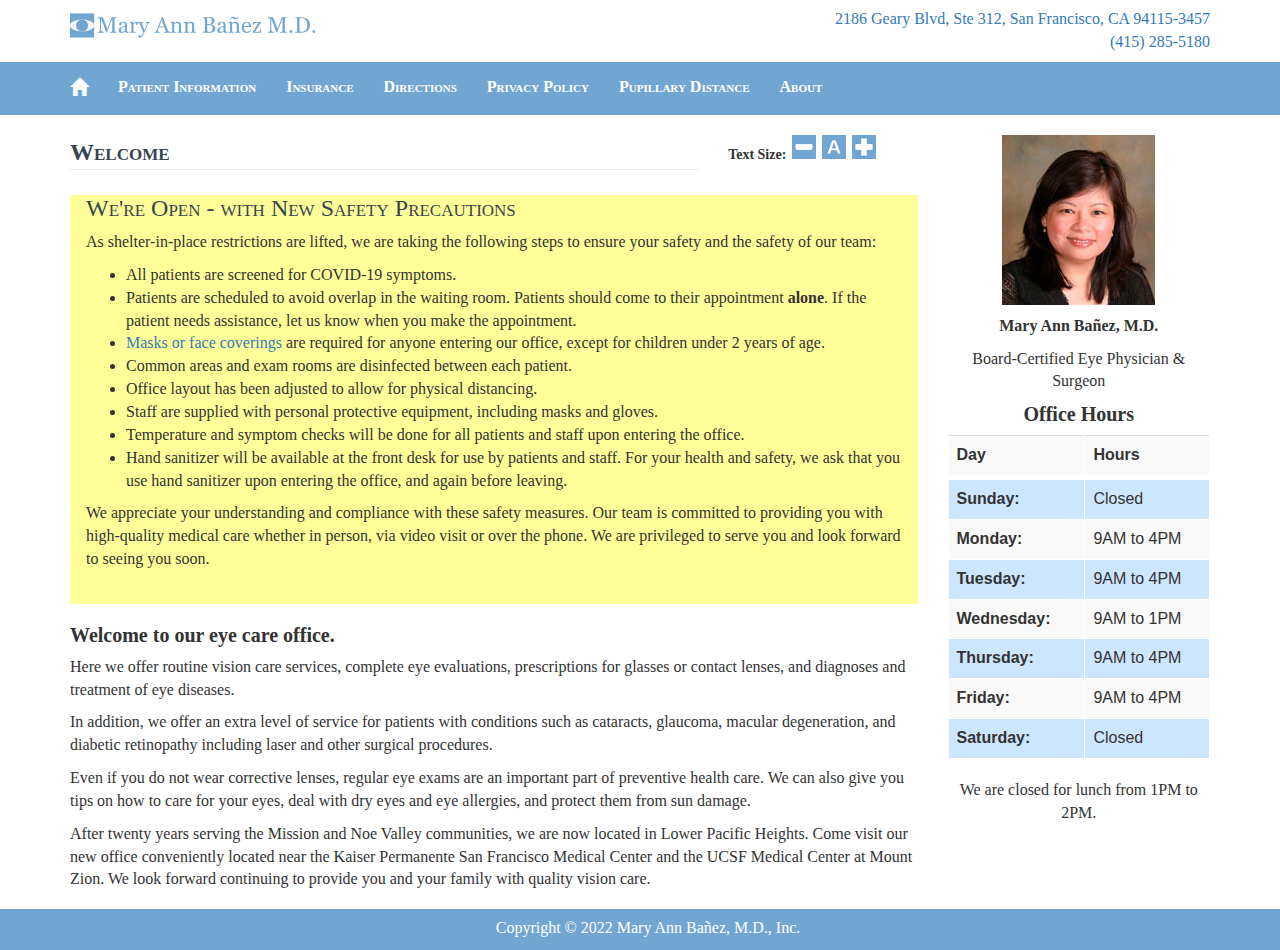
<file: index-2.html>
<!DOCTYPE html>
<html>
<head>
		<meta name="viewport" content="width=device-width, initial-scale=1.0">

		<title>Welcome | Mary Ann Bañez MD</title>

		<meta name="description" content="">
		<meta http-equiv="content-type" content="text/html; charset=UTF-8">
		<meta http-equiv="content-type" content="application/xhtml+xml; charset=UTF-8">
		<meta http-equiv="content-style-type" content="text/css">

		<link rel="shortcut icon" type="image/x-icon" href="favicon.ico" />
		<link rel="icon" type="image/png" href="favicon.png" />
		<link rel="apple-touch-icon" href="apple-icon.png" />
		<link rel="icon" type="image/png" sizes="16x16" href="favicon16.png" />
		<link rel="icon" type="image/png" sizes="72x72" href="favicon72.png" />
		<link rel="icon" type="image/png" sizes="256x256" href="favicon256.png" />

		<link rel="stylesheet" href="https://cdn.jsdelivr.net/npm/bootstrap@3.4.1/dist/css/bootstrap.min.css" integrity="sha384-HSMxcRTRxnN+Bdg0JdbxYKrThecOKuH5zCYotlSAcp1+c8xmyTe9GYg1l9a69psu" crossorigin="anonymous">
		<link rel="stylesheet" href="css/default.css" type="text/css" />

		<!-- Global Site Tag (gtag.js) - Google Analytics -->
		<script async src="https://www.googletagmanager.com/gtag/js?id=UA-34809641-1"></script>
		<script>
				window.dataLayer = window.dataLayer || [];
				function gtag(){dataLayer.push(arguments)};
				gtag('js', new Date());

				gtag('config', 'UA-34809641-1');
		</script>

</head>

	<body class="">

	<div class="header">
		<div class="container">
			<div class="row">
				<div class="col-xs-12 col-sm-7 col-md-7">

					<a href="index-2.html">
					<?xml version="1.0" encoding="UTF-8" standalone="no"?>
					<svg
						xmlns:dc="http://purl.org/dc/elements/1.1/"
						xmlns:cc="http://creativecommons.org/ns#"
						xmlns:rdf="http://www.w3.org/1999/02/22-rdf-syntax-ns#"
						xmlns:svg="http://www.w3.org/2000/svg"
						xmlns="http://www.w3.org/2000/svg"
						version="1.1"
						id="svg2"
						height="35"
						width="245.37808">
					<defs
						id="defs4" />
					<metadata
						id="metadata7">
						<rdf:RDF>
							<cc:Work
								rdf:about="">
							<dc:format>image/svg+xml</dc:format>
							<dc:type
								rdf:resource="http://purl.org/dc/dcmitype/StillImage" />
							<dc:title></dc:title>
							</cc:Work>
						</rdf:RDF>
					</metadata>
					<g
						transform="translate(0,-1057.7144)"
						id="layer1">
						<g
							transform="translate(-0.86181372,-30.5065)"
							id="g865">
							<rect
								style="color:#000000;clip-rule:nonzero;display:inline;overflow:visible;visibility:visible;opacity:1;isolation:auto;mix-blend-mode:normal;color-interpolation:sRGB;color-interpolation-filters:linearRGB;solid-color:#000000;solid-opacity:1;fill:#3771c8;fill-opacity:1;fill-rule:evenodd;stroke:#71a6d2;stroke-width:0.81390375;stroke-opacity:1;color-rendering:auto;image-rendering:auto;shape-rendering:auto;text-rendering:auto;enable-background:accumulate"
								id="rect1578"
								height="56.859062"
								x="75.742836"
								y="573.1145"
								ry="4.2452488"
								width="0" />
							<path
								style="fill:#71a6d2;fill-opacity:1;stroke:none;stroke-width:0.27260706"
								d="M 0.86181372,1093.6239 H 25.010083 v 24.1483 H 0.86181372 Z"
								id="rect3023-4-9-7-4-7-9-3-9" />
							<ellipse
								ry="6.0370617"
								rx="12.074123"
								cy="1105.6981"
								cx="12.935952"
								style="fill:#f9f9f9;fill-opacity:1;stroke:none;stroke-width:0.34075862"
								id="path3049-6-0-0-7-4-1-5" />
							<circle
								r="6.0370617"
								cy="1105.6981"
								cx="12.935955"
								style="fill:#71a6d2;fill-opacity:1;stroke:none;stroke-width:0.68151724"
								id="path3047-4-6-1-5-9-7-5-9" />
							<path
								id="path2638"
								style="font-style:normal;font-variant:normal;font-weight:normal;font-stretch:normal;font-size:22.41864967px;line-height:1.25;font-family:Georgia;-inkscape-font-specification:Georgia;text-align:center;letter-spacing:0px;word-spacing:0px;text-anchor:middle;fill:#71a6d2;fill-opacity:1;stroke:none;stroke-width:0.9341104"
								d="m 47.569938,1112.9576 h -6.863522 v -0.7772 q 0.372184,-0.011 0.952355,-0.077 0.591116,-0.066 0.810048,-0.1861 0.339345,-0.208 0.492598,-0.4707 0.164199,-0.2737 0.164199,-0.6787 v -11.2969 h -0.164199 l -5.298158,13.2345 h -0.54733 l -5.046386,-13.5081 h -0.142305 v 9.2717 q 0,1.3465 0.164199,2.047 0.175145,0.7006 0.525437,1.0071 0.240825,0.2299 0.996141,0.4379 0.755316,0.208 0.985195,0.2189 v 0.7772 h -6.272406 v -0.7772 q 0.492597,-0.044 1.028981,-0.1642 0.54733,-0.1204 0.842889,-0.3612 0.383131,-0.3065 0.525437,-0.9414 0.142306,-0.6349 0.142306,-2.1237 v -7.9472 q 0,-0.6896 -0.164199,-1.1275 -0.164199,-0.4379 -0.470704,-0.7115 -0.339345,-0.2956 -0.831942,-0.4379 -0.492598,-0.1423 -0.974248,-0.1642 v -0.7772 h 5.298157 l 4.444322,11.6472 3.798473,-9.7425 q 0.207985,-0.5364 0.350291,-1.1165 0.153252,-0.5912 0.164199,-0.7882 h 5.068279 v 0.7772 q -0.306505,0.011 -0.788156,0.098 -0.470704,0.088 -0.689636,0.1642 -0.372185,0.1314 -0.503544,0.4379 -0.131359,0.3065 -0.131359,0.6677 v 11.1984 q 0,0.3832 0.131359,0.6459 0.131359,0.2627 0.503544,0.4597 0.197039,0.1095 0.700583,0.208 0.503544,0.088 0.799102,0.099 z" />
							<path
								id="path2640"
								style="font-style:normal;font-variant:normal;font-weight:normal;font-stretch:normal;font-size:22.41864967px;line-height:1.25;font-family:Georgia;-inkscape-font-specification:Georgia;text-align:center;letter-spacing:0px;word-spacing:0px;text-anchor:middle;fill:#71a6d2;fill-opacity:1;stroke:none;stroke-width:0.9341104"
								d="m 59.611204,1112.7606 q -0.51449,0.1861 -0.908568,0.2956 -0.383131,0.1204 -0.875728,0.1204 -0.853836,0 -1.368326,-0.3941 -0.503544,-0.405 -0.64585,-1.1713 h -0.06568 q -0.711529,0.7882 -1.532524,1.2041 -0.810049,0.416 -1.959443,0.416 -1.215073,0 -2.003229,-0.7444 -0.777209,-0.7443 -0.777209,-1.9485 0,-0.6239 0.175146,-1.1165 0.175145,-0.4926 0.525437,-0.8867 0.273665,-0.3284 0.722476,-0.5802 0.448811,-0.2627 0.842889,-0.4159 0.492597,-0.1861 1.992282,-0.6897 1.510632,-0.5035 2.036069,-0.7881 v -1.0837 q 0,-0.1423 -0.06568,-0.5474 -0.05473,-0.405 -0.251772,-0.7662 -0.218932,-0.4051 -0.623956,-0.7006 -0.394078,-0.3065 -1.127501,-0.3065 -0.503544,0 -0.941408,0.1751 -0.426918,0.1642 -0.602063,0.3503 0,0.219 0.09852,0.6459 0.109466,0.4269 0.109466,0.7881 0,0.3832 -0.350291,0.7006 -0.339345,0.3175 -0.952355,0.3175 -0.54733,0 -0.810049,-0.3832 -0.251772,-0.394 -0.251772,-0.8757 0,-0.5035 0.350292,-0.9633 0.361238,-0.4598 0.930461,-0.821 0.492597,-0.3065 1.19318,-0.5145 0.700583,-0.2189 1.368326,-0.2189 0.919515,0 1.598204,0.1313 0.689637,0.1205 1.247914,0.5364 0.558277,0.4051 0.842888,1.1056 0.295559,0.6897 0.295559,1.7843 0,1.5654 -0.03284,2.7805 -0.03284,1.2041 -0.03284,2.6381 0,0.4269 0.142306,0.6787 0.153252,0.2518 0.459757,0.4269 0.164199,0.099 0.514491,0.1095 0.361238,0.011 0.733422,0.011 z m -3.820365,-5.7798 q -0.930462,0.2737 -1.631044,0.5364 -0.700583,0.2627 -1.302647,0.6568 -0.54733,0.3722 -0.864781,0.8866 -0.317452,0.5036 -0.317452,1.2042 0,0.9085 0.470704,1.3355 0.481651,0.4269 1.215073,0.4269 0.777209,0 1.368326,-0.3722 0.591117,-0.3831 0.996141,-0.8976 z" />
							<path
								id="path2642"
								style="font-style:normal;font-variant:normal;font-weight:normal;font-stretch:normal;font-size:22.41864967px;line-height:1.25;font-family:Georgia;-inkscape-font-specification:Georgia;text-align:center;letter-spacing:0px;word-spacing:0px;text-anchor:middle;fill:#71a6d2;fill-opacity:1;stroke:none;stroke-width:0.9341104"
								d="m 68.948662,1103.5545 q 0,0.5583 -0.273665,0.9961 -0.273666,0.427 -0.842889,0.427 -0.61301,0 -0.941408,-0.3175 -0.317452,-0.3174 -0.317452,-0.7006 0,-0.2408 0.03284,-0.4378 0.04379,-0.1971 0.07663,-0.3941 -0.51449,0 -1.204126,0.416 -0.689637,0.4159 -1.171287,1.1822 v 6.2833 q 0,0.3832 0.142306,0.624 0.153252,0.2408 0.470704,0.3612 0.273665,0.1095 0.700582,0.1642 0.437865,0.055 0.755316,0.077 v 0.7224 h -5.692235 v -0.7224 q 0.251772,-0.022 0.514491,-0.044 0.273665,-0.022 0.470704,-0.088 0.306505,-0.099 0.44881,-0.3393 0.153253,-0.2518 0.153253,-0.6459 v -6.6665 q 0,-0.3393 -0.164199,-0.6677 -0.153253,-0.3284 -0.437864,-0.5255 -0.207986,-0.1313 -0.492598,-0.186 -0.284611,-0.066 -0.61301,-0.088 v -0.7115 l 3.590487,-0.2409 0.153253,0.1533 v 1.5216 h 0.05473 q 0.678689,-0.8867 1.510631,-1.3465 0.831942,-0.4597 1.521579,-0.4597 0.689636,0 1.116554,0.4488 0.437864,0.4488 0.437864,1.2041 z" />
							<path
								id="path2644"
								style="font-style:normal;font-variant:normal;font-weight:normal;font-stretch:normal;font-size:22.41864967px;line-height:1.25;font-family:Georgia;-inkscape-font-specification:Georgia;text-align:center;letter-spacing:0px;word-spacing:0px;text-anchor:middle;fill:#71a6d2;fill-opacity:1;stroke:none;stroke-width:0.9341104"
								d="m 69.058127,1116.4824 q 0,-0.5473 0.295558,-0.8976 0.306505,-0.3393 0.755316,-0.3393 0.350292,0 0.602064,0.1313 0.251772,0.1314 0.44881,0.3394 0.1642,0.1642 0.350292,0.4488 0.186092,0.2846 0.295558,0.4707 0.547331,-0.2956 1.302646,-1.5435 0.766263,-1.2479 1.105608,-2.1893 -1.039928,-2.5943 -1.882817,-4.6414 -0.842888,-2.047 -1.762403,-4.2363 -0.207986,-0.5035 -0.700583,-0.7772 -0.492597,-0.2846 -0.985195,-0.3612 v -0.7225 h 4.925973 v 0.7663 q -0.328398,0.011 -0.788156,0.1423 -0.459757,0.1204 -0.459757,0.3393 0,0 0.05473,0.1642 0.06568,0.1642 0.109466,0.3175 0.415971,1.0837 1.269806,3.1307 0.853836,2.036 1.32454,3.2621 0.492597,-1.1713 1.018034,-2.4192 0.536384,-1.2589 1.19318,-2.9666 0.07663,-0.2079 0.218932,-0.5692 0.142306,-0.3722 0.142306,-0.6349 0,-0.2846 -0.503544,-0.5254 -0.492597,-0.2518 -0.941408,-0.3065 v -0.7006 h 4.006458 v 0.6787 q -0.328398,0.055 -0.864782,0.3831 -0.536383,0.3175 -0.799102,0.9086 -1.302646,3.0212 -2.320681,5.5061 -1.007087,2.4849 -1.532524,3.6562 -0.689637,1.5325 -1.236967,2.3863 -0.536384,0.8648 -1.050874,1.3574 -0.503544,0.4598 -0.919515,0.613 -0.405024,0.1642 -0.842889,0.1642 -0.853835,0 -1.346432,-0.405 -0.481651,-0.405 -0.481651,-0.9305 z" />
							<path
								id="path2646"
								style="font-style:normal;font-variant:normal;font-weight:normal;font-stretch:normal;font-size:22.41864967px;line-height:1.25;font-family:Georgia;-inkscape-font-specification:Georgia;text-align:center;letter-spacing:0px;word-spacing:0px;text-anchor:middle;fill:#71a6d2;fill-opacity:1;stroke:none;stroke-width:0.9341104"
								d="m 101.10979,1112.9576 h -6.469444 v -0.7772 q 0.853835,-0.055 1.412112,-0.2189 0.569223,-0.1642 0.569223,-0.405 0,-0.098 -0.02189,-0.2408 -0.02189,-0.1424 -0.06568,-0.2518 l -1.291699,-3.481 h -5.440463 q -0.306505,0.7662 -0.503544,1.3354 -0.186093,0.5693 -0.339345,1.0509 -0.142306,0.4707 -0.197039,0.7663 -0.05473,0.2955 -0.05473,0.4816 0,0.4379 0.689636,0.6787 0.689636,0.2408 1.554418,0.2846 v 0.7772 h -5.845488 v -0.7772 q 0.284612,-0.022 0.71153,-0.1204 0.426918,-0.1094 0.700583,-0.2846 0.437864,-0.2956 0.678689,-0.613 0.240826,-0.3284 0.470704,-0.8976 1.171287,-2.9228 2.583399,-6.568 1.412113,-3.6452 2.51772,-6.4913 h 0.875728 l 5.177745,13.3986 q 0.164199,0.4269 0.372185,0.6897 0.207985,0.2627 0.58017,0.5144 0.25178,0.1533 0.6568,0.2628 0.40502,0.099 0.67869,0.1094 z m -6.261459,-6.349 -2.35352,-6.0206 -2.309734,6.0206 z" />
							<path
								id="path2648"
								style="font-style:normal;font-variant:normal;font-weight:normal;font-stretch:normal;font-size:22.41864967px;line-height:1.25;font-family:Georgia;-inkscape-font-specification:Georgia;text-align:center;letter-spacing:0px;word-spacing:0px;text-anchor:middle;fill:#71a6d2;fill-opacity:1;stroke:none;stroke-width:0.9341104"
								d="m 113.3262,1112.9576 h -5.28721 v -0.7224 q 0.25177,-0.022 0.54733,-0.044 0.30651,-0.022 0.50355,-0.088 0.3065,-0.099 0.44881,-0.3393 0.15325,-0.2518 0.15325,-0.6459 v -5.5499 q 0,-1.1494 -0.54733,-1.7734 -0.53638,-0.6239 -1.31359,-0.6239 -0.58017,0 -1.06182,0.1861 -0.48166,0.1751 -0.85384,0.4378 -0.36124,0.2518 -0.58017,0.5474 -0.20799,0.2846 -0.3065,0.4597 v 6.2067 q 0,0.3722 0.15325,0.6131 0.15325,0.2408 0.45976,0.3721 0.22987,0.1095 0.49259,0.1642 0.27367,0.055 0.55828,0.077 v 0.7224 h -5.28721 v -0.7224 q 0.25177,-0.022 0.51449,-0.044 0.27366,-0.022 0.4707,-0.088 0.30651,-0.099 0.44881,-0.3393 0.15326,-0.2518 0.15326,-0.6459 v -6.6665 q 0,-0.3722 -0.1642,-0.6787 -0.15326,-0.3174 -0.43787,-0.5145 -0.20798,-0.1313 -0.49259,-0.186 -0.28462,-0.066 -0.61301,-0.088 v -0.7115 l 3.59048,-0.2409 0.15326,0.1533 v 1.5216 h 0.0547 q 0.26272,-0.2628 0.65679,-0.624 0.39408,-0.3722 0.74437,-0.6021 0.40503,-0.2627 0.96331,-0.4378 0.55827,-0.1752 1.25885,-0.1752 1.55442,0 2.29879,0.9743 0.75532,0.9633 0.75532,2.5724 v 5.6156 q 0,0.3832 0.13136,0.624 0.13136,0.2299 0.44881,0.3612 0.26272,0.1095 0.44881,0.1533 0.19704,0.044 0.53638,0.066 z" />
							<path
								id="path2650"
								style="font-style:normal;font-variant:normal;font-weight:normal;font-stretch:normal;font-size:22.41864967px;line-height:1.25;font-family:Georgia;-inkscape-font-specification:Georgia;text-align:center;letter-spacing:0px;word-spacing:0px;text-anchor:middle;fill:#71a6d2;fill-opacity:1;stroke:none;stroke-width:0.9341104"
								d="m 126.59349,1112.9576 h -5.28721 v -0.7224 q 0.25177,-0.022 0.54733,-0.044 0.30651,-0.022 0.50354,-0.088 0.30651,-0.099 0.44882,-0.3393 0.15325,-0.2518 0.15325,-0.6459 v -5.5499 q 0,-1.1494 -0.54733,-1.7734 -0.53639,-0.6239 -1.3136,-0.6239 -0.58017,0 -1.06182,0.1861 -0.48165,0.1751 -0.85383,0.4378 -0.36124,0.2518 -0.58017,0.5474 -0.20799,0.2846 -0.30651,0.4597 v 6.2067 q 0,0.3722 0.15326,0.6131 0.15325,0.2408 0.45975,0.3721 0.22988,0.1095 0.4926,0.1642 0.27367,0.055 0.55828,0.077 v 0.7224 h -5.28721 v -0.7224 q 0.25177,-0.022 0.51449,-0.044 0.27366,-0.022 0.4707,-0.088 0.30651,-0.099 0.44881,-0.3393 0.15325,-0.2518 0.15325,-0.6459 v -6.6665 q 0,-0.3722 -0.16419,-0.6787 -0.15326,-0.3174 -0.43787,-0.5145 -0.20798,-0.1313 -0.4926,-0.186 -0.28461,-0.066 -0.61301,-0.088 v -0.7115 l 3.59049,-0.2409 0.15325,0.1533 v 1.5216 h 0.0547 q 0.26271,-0.2628 0.65679,-0.624 0.39408,-0.3722 0.74437,-0.6021 0.40503,-0.2627 0.9633,-0.4378 0.55828,-0.1752 1.25886,-0.1752 1.55442,0 2.29879,0.9743 0.75532,0.9633 0.75532,2.5724 v 5.6156 q 0,0.3832 0.13136,0.624 0.13135,0.2299 0.44881,0.3612 0.26271,0.1095 0.44881,0.1533 0.19704,0.044 0.53638,0.066 z" />
							<path
								id="path2652"
								style="font-style:normal;font-variant:normal;font-weight:normal;font-stretch:normal;font-size:22.41864967px;line-height:1.25;font-family:Georgia;-inkscape-font-specification:Georgia;text-align:center;letter-spacing:0px;word-spacing:0px;text-anchor:middle;fill:#71a6d2;fill-opacity:1;stroke:none;stroke-width:0.9341104"
								d="m 144.66633,1105.7219 q 0.67869,0.4598 1.12751,1.2042 0.44881,0.7443 0.44881,1.8062 0,1.0837 -0.47071,1.8828 -0.4707,0.7991 -1.22602,1.3136 -0.73342,0.5035 -1.66388,0.7662 -0.91952,0.2627 -1.90471,0.2627 h -7.35612 v -0.7772 q 0.26272,-0.022 0.76626,-0.087 0.50355,-0.077 0.72248,-0.1752 0.33934,-0.1532 0.48165,-0.405 0.1423,-0.2627 0.1423,-0.6678 v -11.1655 q 0,-0.3722 -0.13136,-0.6568 -0.12041,-0.2846 -0.49259,-0.4597 -0.3284,-0.1642 -0.73343,-0.2518 -0.40502,-0.088 -0.67868,-0.1095 v -0.7772 h 7.17002 q 0.83194,0 1.58726,0.1642 0.76626,0.1642 1.4559,0.5802 0.64585,0.3831 1.06182,1.0399 0.41597,0.6568 0.41597,1.5982 0,0.821 -0.29556,1.4669 -0.29556,0.6349 -0.83194,1.0946 -0.50354,0.4379 -1.16034,0.7444 -0.64585,0.2955 -1.40117,0.4597 v 0.099 q 0.66775,0.077 1.48874,0.3393 0.83194,0.2518 1.47779,0.7115 z m -2.63813,-2.3425 q 0.40503,-0.4707 0.55828,-1.029 0.1642,-0.5583 0.1642,-1.3246 0,-1.2807 -0.70058,-2.0032 -0.70059,-0.7334 -2.21122,-0.7334 -0.35029,0 -0.88667,0.022 -0.52544,0.011 -0.88668,0.022 v 5.9659 h 1.39022 q 0.89762,0 1.53252,-0.2299 0.64585,-0.2299 1.03993,-0.6896 z m 1.51063,4.9588 q 0,-1.3793 -0.93046,-2.266 -0.91951,-0.8866 -2.63813,-0.8866 -0.70058,0 -1.18223,0.022 -0.48165,0.011 -0.72248,0.022 v 5.4733 q 0,0.6897 0.55828,1.04 0.55827,0.3503 1.55442,0.3503 1.63104,0 2.49582,-0.9524 0.86478,-0.9523 0.86478,-2.8023 z" />
							<path
								id="path2654"
								style="font-style:normal;font-variant:normal;font-weight:normal;font-stretch:normal;font-size:22.41864967px;line-height:1.25;font-family:Georgia;-inkscape-font-specification:Georgia;text-align:center;letter-spacing:0px;word-spacing:0px;text-anchor:middle;fill:#71a6d2;fill-opacity:1;stroke:none;stroke-width:0.9341104"
								d="m 158.26202,1112.7606 q -0.51449,0.1861 -0.90856,0.2956 -0.38314,0.1204 -0.87573,0.1204 -0.85384,0 -1.36833,-0.3941 -0.50354,-0.405 -0.64585,-1.1713 h -0.0657 q -0.71153,0.7882 -1.53252,1.2041 -0.81005,0.416 -1.95945,0.416 -1.21507,0 -2.00322,-0.7444 -0.77721,-0.7443 -0.77721,-1.9485 0,-0.6239 0.17514,-1.1165 0.17515,-0.4926 0.52544,-0.8867 0.27366,-0.3284 0.72248,-0.5802 0.44881,-0.2627 0.84288,-0.4159 0.4926,-0.1861 1.99229,-0.6897 1.51063,-0.5035 2.03607,-0.7881 v -1.0837 q 0,-0.1423 -0.0657,-0.5474 -0.0547,-0.405 -0.25178,-0.7662 -0.21893,-0.4051 -0.62395,-0.7006 -0.39408,-0.3065 -1.1275,-0.3065 -0.50355,0 -0.94141,0.1751 -0.42692,0.1642 -0.60206,0.3503 0,0.219 0.0985,0.6459 0.10947,0.4269 0.10947,0.7881 0,0.3832 -0.35029,0.7006 -0.33935,0.3175 -0.95236,0.3175 -0.54733,0 -0.81004,-0.3832 -0.25178,-0.394 -0.25178,-0.8757 0,-0.5035 0.3503,-0.9633 0.36123,-0.4598 0.93046,-0.821 0.49259,-0.3065 1.19318,-0.5145 0.70058,-0.2189 1.36832,-0.2189 0.91952,0 1.59821,0.1313 0.68963,0.1205 1.24791,0.5364 0.55828,0.4051 0.84289,1.1056 0.29556,0.6897 0.29556,1.7843 0,1.5654 -0.0328,2.7805 -0.0328,1.2041 -0.0328,2.6381 0,0.4269 0.1423,0.6787 0.15326,0.2518 0.45976,0.4269 0.1642,0.099 0.51449,0.1095 0.36124,0.011 0.73342,0.011 z m -3.82036,-5.7798 q -0.93046,0.2737 -1.63105,0.5364 -0.70058,0.2627 -1.30264,0.6568 -0.54733,0.3722 -0.86478,0.8866 -0.31746,0.5036 -0.31746,1.2042 0,0.9085 0.47071,1.3355 0.48165,0.4269 1.21507,0.4269 0.77721,0 1.36833,-0.3722 0.59111,-0.3831 0.99614,-0.8976 z" />
							<path
								id="path2656"
								style="font-style:normal;font-variant:normal;font-weight:normal;font-stretch:normal;font-size:22.41864967px;line-height:1.25;font-family:Georgia;-inkscape-font-specification:Georgia;text-align:center;letter-spacing:0px;word-spacing:0px;text-anchor:middle;fill:#71a6d2;fill-opacity:1;stroke:none;stroke-width:0.9341104"
								d="m 171.25564,1112.9576 h -5.28721 v -0.7224 q 0.25177,-0.022 0.54733,-0.044 0.3065,-0.022 0.50354,-0.088 0.30651,-0.099 0.44881,-0.3393 0.15326,-0.2518 0.15326,-0.6459 v -5.5499 q 0,-1.1494 -0.54734,-1.7734 -0.53638,-0.6239 -1.31359,-0.6239 -0.58017,0 -1.06182,0.1861 -0.48165,0.1751 -0.85383,0.4378 -0.36124,0.2518 -0.58017,0.5474 -0.20799,0.2846 -0.30651,0.4597 v 6.2067 q 0,0.3722 0.15325,0.6131 0.15326,0.2408 0.45976,0.3721 0.22988,0.1095 0.4926,0.1642 0.27366,0.055 0.55828,0.077 v 0.7224 h -5.28722 v -0.7224 q 0.25178,-0.022 0.51449,-0.044 0.27367,-0.022 0.47071,-0.088 0.3065,-0.099 0.44881,-0.3393 0.15325,-0.2518 0.15325,-0.6459 v -6.6665 q 0,-0.3722 -0.1642,-0.6787 -0.15325,-0.3174 -0.43786,-0.5145 -0.20799,-0.1313 -0.4926,-0.186 -0.28461,-0.066 -0.61301,-0.088 v -0.7115 l 3.59049,-0.2409 0.15325,0.1533 v 1.5216 h 0.0547 q 0.26272,-0.2628 0.6568,-0.624 0.39408,-0.3722 0.74437,-0.6021 0.40502,-0.2627 0.9633,-0.4378 0.55828,-0.1752 1.25886,-0.1752 1.55442,0 2.29879,0.9743 0.75531,0.9633 0.75531,2.5724 v 5.6156 q 0,0.3832 0.13136,0.624 0.13136,0.2299 0.44881,0.3612 0.26272,0.1095 0.44881,0.1533 0.19704,0.044 0.53639,0.066 z m -1.91566,-16.0586 q -0.10946,0.4159 -0.3284,0.8538 -0.21893,0.4379 -0.60206,0.8648 -0.39408,0.4269 -0.83194,0.6896 -0.42692,0.2518 -1.02898,0.2518 -0.62396,0 -1.09466,-0.1752 -0.47071,-0.186 -0.81005,-0.3831 -0.38313,-0.2189 -0.73342,-0.3941 -0.33935,-0.1751 -0.75532,-0.1751 -0.33934,0 -0.51449,0.088 -0.1642,0.088 -0.35029,0.2955 -0.17515,0.1971 -0.35029,0.5255 -0.17515,0.3174 -0.3284,0.5801 l -0.6349,-0.2736 q 0.10946,-0.3503 0.37218,-0.8429 0.26272,-0.4926 0.56922,-0.8648 0.3284,-0.3941 0.79911,-0.6677 0.4707,-0.2847 0.98519,-0.2847 0.61301,0 1.05087,0.1861 0.44882,0.1752 0.821,0.3832 0.41597,0.2298 0.70058,0.394 0.28461,0.1642 0.70059,0.1642 0.43786,0 0.70058,-0.099 0.27366,-0.1094 0.42692,-0.2955 0.17514,-0.208 0.28461,-0.4488 0.12041,-0.2409 0.28461,-0.624 z" />
							<path
								id="path2658"
								style="font-style:normal;font-variant:normal;font-weight:normal;font-stretch:normal;font-size:22.41864967px;line-height:1.25;font-family:Georgia;-inkscape-font-specification:Georgia;text-align:center;letter-spacing:0px;word-spacing:0px;text-anchor:middle;fill:#71a6d2;fill-opacity:1;stroke:none;stroke-width:0.9341104"
								d="m 182.1913,1110.418 q -0.67869,1.2917 -1.81714,2.058 -1.13844,0.7663 -2.61624,0.7663 -1.30264,0 -2.28784,-0.4598 -0.97424,-0.4598 -1.60915,-1.2479 -0.6349,-0.7882 -0.95235,-1.839 -0.30651,-1.0509 -0.30651,-2.2222 0,-1.0509 0.3284,-2.058 0.33935,-1.018 0.9852,-1.8281 0.62395,-0.7772 1.54347,-1.2479 0.93046,-0.4816 2.07985,-0.4816 1.18224,0 2.02512,0.3722 0.84289,0.3722 1.36833,1.018 0.50354,0.613 0.74437,1.445 0.25177,0.8319 0.25177,1.8061 v 0.7225 h -7.14813 q 0,1.0618 0.19704,1.9266 0.20798,0.8648 0.64585,1.5216 0.42691,0.6349 1.11655,1.0071 0.68964,0.3612 1.64199,0.3612 0.97425,0 1.67483,-0.4488 0.71153,-0.4597 1.36833,-1.642 z m -2.4192,-4.1159 q 0,-0.613 -0.10947,-1.3136 -0.0985,-0.7006 -0.32839,-1.1713 -0.25178,-0.5035 -0.68964,-0.821 -0.43787,-0.3174 -1.1275,-0.3174 -1.14939,0 -1.91566,0.9633 -0.75531,0.9523 -0.82099,2.66 z" />
							<path
								id="path2660"
								style="font-style:normal;font-variant:normal;font-weight:normal;font-stretch:normal;font-size:22.41864967px;line-height:1.25;font-family:Georgia;-inkscape-font-specification:Georgia;text-align:center;letter-spacing:0px;word-spacing:0px;text-anchor:middle;fill:#71a6d2;fill-opacity:1;stroke:none;stroke-width:0.9341104"
								d="m 192.01041,1112.9576 h -8.73539 v -0.5801 l 6.10821,-9.3265 h -1.51064 q -0.95235,0 -1.48873,0.033 -0.53639,0.033 -0.9852,0.2189 -0.3065,0.1204 -0.58017,0.6897 -0.26272,0.5692 -0.45976,1.4887 h -0.66774 v -3.3168 h 8.25374 v 0.4488 l -6.20672,9.4579 q 0.39407,0.011 0.86478,0.022 0.4707,0 1.01803,0 0.43787,0 0.90857,-0.011 0.48165,-0.011 1.22602,-0.055 0.43786,-0.022 0.6568,-0.2956 0.22988,-0.2736 0.35029,-0.6239 0.12041,-0.3175 0.28461,-0.8758 0.17515,-0.5582 0.3065,-1.0837 h 0.6568 z" />
							<path
								id="path2662"
								style="font-style:normal;font-variant:normal;font-weight:normal;font-stretch:normal;font-size:22.41864967px;line-height:1.25;font-family:Georgia;-inkscape-font-specification:Georgia;text-align:center;letter-spacing:0px;word-spacing:0px;text-anchor:middle;fill:#71a6d2;fill-opacity:1;stroke:none;stroke-width:0.9341104"
								d="m 217.81156,1112.9576 h -6.86352 v -0.7772 q 0.37218,-0.011 0.95235,-0.077 0.59112,-0.066 0.81005,-0.1861 0.33935,-0.208 0.4926,-0.4707 0.1642,-0.2737 0.1642,-0.6787 v -11.2969 h -0.1642 l -5.29816,13.2345 h -0.54733 l -5.04638,-13.5081 h -0.14231 v 9.2717 q 0,1.3465 0.1642,2.047 0.17515,0.7006 0.52544,1.0071 0.24082,0.2299 0.99614,0.4379 0.75531,0.208 0.98519,0.2189 v 0.7772 h -6.2724 v -0.7772 q 0.49259,-0.044 1.02898,-0.1642 0.54733,-0.1204 0.84289,-0.3612 0.38313,-0.3065 0.52543,-0.9414 0.14231,-0.6349 0.14231,-2.1237 v -7.9472 q 0,-0.6896 -0.1642,-1.1275 -0.1642,-0.4379 -0.4707,-0.7115 -0.33935,-0.2956 -0.83195,-0.4379 -0.49259,-0.1423 -0.97424,-0.1642 v -0.7772 h 5.29815 l 4.44433,11.6472 3.79847,-9.7425 q 0.20798,-0.5364 0.35029,-1.1165 0.15325,-0.5912 0.1642,-0.7882 h 5.06828 v 0.7772 q -0.30651,0.011 -0.78816,0.098 -0.4707,0.088 -0.68963,0.1642 -0.37219,0.1314 -0.50355,0.4379 -0.13136,0.3065 -0.13136,0.6677 v 11.1984 q 0,0.3832 0.13136,0.6459 0.13136,0.2627 0.50355,0.4597 0.19703,0.1095 0.70058,0.208 0.50354,0.088 0.7991,0.099 z" />
							<path
								id="path2664"
								style="font-style:normal;font-variant:normal;font-weight:normal;font-stretch:normal;font-size:22.41864967px;line-height:1.25;font-family:Georgia;-inkscape-font-specification:Georgia;text-align:center;letter-spacing:0px;word-spacing:0px;text-anchor:middle;fill:#71a6d2;fill-opacity:1;stroke:none;stroke-width:0.9341104"
								d="m 223.38339,1111.6988 q 0,0.613 -0.44882,1.0509 -0.43786,0.4269 -1.05087,0.4269 -0.61301,0 -1.06182,-0.4269 -0.43787,-0.4379 -0.43787,-1.0509 0,-0.613 0.43787,-1.0509 0.44881,-0.4488 1.06182,-0.4488 0.61301,0 1.05087,0.4488 0.44882,0.4379 0.44882,1.0509 z" />
							<path
								id="path2666"
								style="font-style:normal;font-variant:normal;font-weight:normal;font-stretch:normal;font-size:22.41864967px;line-height:1.25;font-family:Georgia;-inkscape-font-specification:Georgia;text-align:center;letter-spacing:0px;word-spacing:0px;text-anchor:middle;fill:#71a6d2;fill-opacity:1;stroke:none;stroke-width:0.9341104"
								d="m 240.83228,1105.2841 q 0,1.9813 -0.74437,3.4372 -0.74437,1.4559 -1.93755,2.3864 -1.20413,0.9304 -2.70382,1.3902 -1.49968,0.4597 -3.09788,0.4597 h -6.43661 v -0.7772 q 0.31745,0 0.821,-0.055 0.51449,-0.066 0.67869,-0.1423 0.32839,-0.1423 0.4707,-0.416 0.15325,-0.2846 0.15325,-0.6787 v -11.2093 q 0,-0.3722 -0.13136,-0.6677 -0.12041,-0.2956 -0.49259,-0.4707 -0.33935,-0.1642 -0.73343,-0.2409 -0.39407,-0.077 -0.67869,-0.098 v -0.7772 h 6.7869 q 1.40116,0 2.75854,0.4379 1.35738,0.4269 2.36447,1.1603 1.36833,0.9743 2.14554,2.5506 0.77721,1.5763 0.77721,3.7109 z m -2.68192,-0.011 q 0,-1.5653 -0.41597,-2.8242 -0.41598,-1.2698 -1.21508,-2.2112 -0.75531,-0.8976 -1.86092,-1.4121 -1.09466,-0.5145 -2.44109,-0.5145 -0.44882,0 -1.01804,0.022 -0.55828,0.011 -0.83194,0.022 v 11.9427 q 0,0.9962 0.58017,1.3793 0.58017,0.3831 1.7843,0.3831 1.39022,0 2.43014,-0.4926 1.03993,-0.4926 1.68578,-1.3683 0.67869,-0.9195 0.98519,-2.1236 0.31746,-1.2151 0.31746,-2.8024 z" />
							<path
								id="path2668"
								style="font-style:normal;font-variant:normal;font-weight:normal;font-stretch:normal;font-size:22.41864967px;line-height:1.25;font-family:Georgia;-inkscape-font-specification:Georgia;text-align:center;letter-spacing:0px;word-spacing:0px;text-anchor:middle;fill:#71a6d2;fill-opacity:1;stroke:none;stroke-width:0.9341104"
								d="m 246.23989,1111.6988 q 0,0.613 -0.44881,1.0509 -0.43786,0.4269 -1.05087,0.4269 -0.61301,0 -1.06182,-0.4269 -0.43787,-0.4379 -0.43787,-1.0509 0,-0.613 0.43787,-1.0509 0.44881,-0.4488 1.06182,-0.4488 0.61301,0 1.05087,0.4488 0.44881,0.4379 0.44881,1.0509 z" />
						</g>
					</g>
					</svg>
					</a>

				</div>
				<div class="col-xs-12 col-sm-5 col-md-5">
					<div class="contactinfo">
						<p style="margin: 0px;"><a title="Click here to get directions to our office." href="directions.html">2186 Geary Blvd, Ste 312, San Francisco, CA 94115-3457</a></p>
						<p style="margin: 0px;"><a title="Call us." href="tel:1-415-285-5180" >(415)&nbsp;285-5180</a></p>
					</div>
				</div>
			</div>
		</div>
	</div>

	<div role="navigation" class="navbar navbar-inverse navbar-fixed-top">
		<div class="container">
			<div class="navbar-header">
					<button data-target=".navbar-collapse" data-toggle="collapse" class="navbar-toggle" type="button">
						<span class="sr-only">Toggle navigation</span>
						<span class="icon-bar"></span>
						<span class="icon-bar"></span>
						<span class="icon-bar"></span>
					</button>

					<a href="index-2.html" class="navbar-brand" title="Welcome" data-placement="bottom">
						<i class="glyphicon glyphicon-home"></i>
					</a>
			</div>
			<div class="navbar-collapse collapse">
				<ul class="nav navbar-nav">
					<li class="">
						<a href="patient-information.html">Patient Information</a>
					</li>
					<li class="">
						<a href="insurance.html">Insurance</a>
					</li>
					<li class="">
						<a href="directions.html">Directions</a>
					</li>
					<li class="">
						<a href="privacy.html">Privacy Policy</a>
					</li>
					<li class="">
						<a href="pupillary-distance.html">Pupillary Distance</a>
					</li>
					<li class="">
						<a href="about.html">About</a>
					</li>
				</ul>
			</div>
		</div>
		</div>
	</div>

	<div class="main container">
		<div class="row">
			<div class="col-xs-12 col-sm-8 col-md-9 col-lg-9">
				<div class="row">
				<div class="col-xs-12 col-sm-6 col-md-9">
					<div class="page-header">
						Welcome
					</div>
				</div>
				<div class="col-xs-12 col-sm-6 col-md-3">
					<div class="menu-textsize">
					<ul>
						<li><p id="no"><b>Text Size:</b></p></li>
						<li><a title="Shrink text" alt="Shrink text size" href="#" onclick="javascript:changeFontSize(-.1);" style="font-size: 1.4em;">
							<?xml version="1.0" encoding="UTF-8" standalone="no"?>
							<svg
								xmlns:dc="http://purl.org/dc/elements/1.1/"
								xmlns:cc="http://creativecommons.org/ns#"
								xmlns:rdf="http://www.w3.org/1999/02/22-rdf-syntax-ns#"
								xmlns:svg="http://www.w3.org/2000/svg"
								xmlns="http://www.w3.org/2000/svg"
								version="1.1"
								id="svg2"
								height="0.25in"
								width="0.25in">
							<defs
								id="defs4" />
							<metadata
								id="metadata7">
								<rdf:RDF>
									<cc:Work
										rdf:about="">
									<dc:format>image/svg+xml</dc:format>
									<dc:type
										rdf:resource="http://purl.org/dc/dcmitype/StillImage" />
									<dc:title></dc:title>
									</cc:Work>
								</rdf:RDF>
							</metadata>
							<g
								transform="translate(-153.49999,-561.01996)"
								id="layer1">
								<path
									id="rect816-0-5"
									d="m 154.21065,561.08214 c -0.35933,0 -0.64848,0.28914 -0.64848,0.64847 v 22.5787 c 0,0.35933 0.28915,0.64848 0.64848,0.64848 h 22.5787 c 0.35933,0 0.64847,-0.28915 0.64847,-0.64848 v -22.5787 c 0,-0.35933 -0.28914,-0.64847 -0.64847,-0.64847 z m 4.16163,9.03609 h 14.25544 c 0.87337,0 1.57625,0.7041 1.57625,1.57746 v 2.64975 c 0,0.87336 -0.70288,1.57625 -1.57625,1.57625 h -14.25544 c -0.87337,0 -1.57746,-0.70289 -1.57746,-1.57625 v -2.64975 c 0,-0.87336 0.70409,-1.57746 1.57746,-1.57746 z"
									style="color:#000000;clip-rule:nonzero;display:inline;overflow:visible;visibility:visible;opacity:1;isolation:auto;mix-blend-mode:normal;color-interpolation:sRGB;color-interpolation-filters:linearRGB;solid-color:#000000;solid-opacity:1;fill:#71a6d2;fill-opacity:1;fill-rule:evenodd;stroke:#3771c8;stroke-width:0.12435111;stroke-linejoin:round;stroke-opacity:1;color-rendering:auto;image-rendering:auto;shape-rendering:auto;text-rendering:auto;enable-background:accumulate" />
							</g>
							</svg>
						</a></li>
						<li><a title="Reset text to default size" alt="Reset text size" href="#" onclick="javascript:resetFontSize();" style="font-size: 1.4em;">
							<?xml version="1.0" encoding="UTF-8" standalone="no"?>
							<svg
								xmlns:dc="http://purl.org/dc/elements/1.1/"
								xmlns:cc="http://creativecommons.org/ns#"
								xmlns:rdf="http://www.w3.org/1999/02/22-rdf-syntax-ns#"
								xmlns:svg="http://www.w3.org/2000/svg"
								xmlns="http://www.w3.org/2000/svg"
								version="1.1"
								id="svg2"
								height="24.001207"
								width="24.000008">
							<defs
								id="defs4" />
							<metadata
								id="metadata7">
								<rdf:RDF>
									<cc:Work
										rdf:about="">
									<dc:format>image/svg+xml</dc:format>
									<dc:type
										rdf:resource="http://purl.org/dc/dcmitype/StillImage" />
									<dc:title></dc:title>
									</cc:Work>
								</rdf:RDF>
							</metadata>
							<g
								transform="translate(-556.70077,-714.61876)"
								id="layer1">
								<path
									id="rect816"
									d="m 557.41146,714.68094 c -0.35934,0 -0.64851,0.28916 -0.64851,0.6485 v 22.57984 c 0,0.35934 0.28917,0.64851 0.64851,0.64851 h 22.57863 c 0.35934,0 0.64851,-0.28917 0.64851,-0.64851 v -22.57984 c 0,-0.35934 -0.28917,-0.6485 -0.64851,-0.6485 z m 9.60855,5.09452 h 3.38097 l 4.97429,13.68901 h -2.8369 l -1.21443,-3.49755 h -5.21718 l -1.21443,3.49755 h -2.86605 z m 1.69048,2.10824 -0.0583,0.21374 c -0.0648,0.23316 -0.1425,0.49872 -0.23317,0.79666 -0.0907,0.29795 -0.64769,1.93661 -1.67105,4.916 h 3.93474 l -1.35045,-3.93474 -0.41776,-1.32129 z"
									style="color:#000000;clip-rule:nonzero;display:inline;overflow:visible;visibility:visible;opacity:1;isolation:auto;mix-blend-mode:normal;color-interpolation:sRGB;color-interpolation-filters:linearRGB;solid-color:#000000;solid-opacity:1;fill:#71a6d2;fill-opacity:1;fill-rule:evenodd;stroke:#3771c8;stroke-width:0.12435737;stroke-linejoin:round;stroke-opacity:1;color-rendering:auto;image-rendering:auto;shape-rendering:auto;text-rendering:auto;enable-background:accumulate" />
							</g>
							</svg>
						</a></li>
						<li><a title="Enlarge text" alt="Enlarge text size" href="#" onclick="javascript:changeFontSize(.1);" style="font-size: 1.4em;">
							<?xml version="1.0" encoding="UTF-8" standalone="no"?>
							<svg
								xmlns:dc="http://purl.org/dc/elements/1.1/"
								xmlns:cc="http://creativecommons.org/ns#"
								xmlns:rdf="http://www.w3.org/1999/02/22-rdf-syntax-ns#"
								xmlns:svg="http://www.w3.org/2000/svg"
								xmlns="http://www.w3.org/2000/svg"
								version="1.1"
								id="svg2"
								height="24.000002"
								width="24.000002">
							<defs
								id="defs4" />
							<metadata
								id="metadata7">
								<rdf:RDF>
									<cc:Work
										rdf:about="">
									<dc:format>image/svg+xml</dc:format>
									<dc:type
										rdf:resource="http://purl.org/dc/dcmitype/StillImage" />
									<dc:title></dc:title>
									</cc:Work>
								</rdf:RDF>
							</metadata>
							<g
								transform="translate(-614.2996,-599.41996)"
								id="layer1">
								<path
									id="rect816-0"
									d="m 615.01026,599.48214 c -0.35933,0 -0.64848,0.28914 -0.64848,0.64847 v 22.5787 c 0,0.35933 0.28915,0.64848 0.64848,0.64848 h 22.5787 c 0.35933,0 0.64847,-0.28915 0.64847,-0.64848 v -22.5787 c 0,-0.35933 -0.28914,-0.64847 -0.64847,-0.64847 z m 8.38762,3.23385 h 5.80346 v 5.80224 h 5.80345 v 5.80346 h -5.80345 v 5.80345 h -5.80346 v -5.80345 h -5.80224 v -5.80346 h 5.80224 z"
									style="color:#000000;clip-rule:nonzero;display:inline;overflow:visible;visibility:visible;opacity:1;isolation:auto;mix-blend-mode:normal;color-interpolation:sRGB;color-interpolation-filters:linearRGB;solid-color:#000000;solid-opacity:1;fill:#71a6d2;fill-opacity:1;fill-rule:evenodd;stroke:#3771c8;stroke-width:0.12435107;stroke-linejoin:round;stroke-miterlimit:4;stroke-dasharray:none;stroke-opacity:1;color-rendering:auto;image-rendering:auto;shape-rendering:auto;text-rendering:auto;enable-background:accumulate" />
							</g>
							</svg>
						</a></li>
					</ul>
				</div>

				</div>
			</div>

				<div class="body-content">
					<div class="rich-text">
					<div class="special-message">
					<h2>We're Open - with New Safety Precautions</h2>
						<p>As shelter-in-place restrictions are lifted, we are taking the following steps to ensure your safety and the safety of our team:</p>
						<ul>
						<li>All patients are screened for COVID-19 symptoms.</li>
						<li>Patients are scheduled to avoid overlap in the waiting room. Patients should come to their appointment <b>alone</b>. If the patient needs assistance, let us know when you make the appointment.</li>
						<li><a href="https://www.youtube.com/watch?v=tPx1yqvJgf4&feature=youtu.be" target="_blank" name="Masks or face coverings">Masks or face coverings</a> are required for anyone entering our office, except for children under 2 years of age.</li>
						<li>Common areas and exam rooms are disinfected between each patient.</li>
						<li>Office layout has been adjusted to allow for physical distancing.</li>
						<li>Staff are supplied with personal protective equipment, including masks and gloves.</li>

						<li>Temperature and symptom checks will be done for all patients and staff upon entering the office.</li>
						<li>Hand sanitizer will be available at the front desk for use by patients and staff. For your health and safety, we ask that you use hand sanitizer upon entering the office, and again before leaving.</li>
						</ul>
						<p>We appreciate your understanding and compliance with these safety measures. Our team is committed to providing you with high-quality medical care whether in person, via video visit or over the phone. We are privileged to serve you and look forward to seeing you soon.</p>
						<br/>
					</div>
					<h3>Welcome to our eye care office.</h3>
					<p>Here we offer routine vision care services, complete eye evaluations, prescriptions for glasses or contact lenses, and diagnoses and treatment of eye diseases.</p>
					<p>In addition, we offer an extra level of service for patients with conditions such as cataracts, glaucoma, macular degeneration, and diabetic retinopathy including laser and other surgical procedures.</p>
					<p>Even if you do not wear corrective lenses, regular eye exams are an important part of preventive health care.  We can also give you tips on how to care for your eyes, deal with dry eyes and eye allergies, and protect them from sun damage.</p>
					<p>After twenty years serving the Mission and Noe Valley communities, we are now located in Lower Pacific Heights.  Come visit our new office conveniently located near the Kaiser Permanente San Francisco Medical Center and the UCSF Medical Center at Mount Zion.  We look forward continuing to provide you and your family with quality vision care.</p>
 					</div>
				</div>

			</div>

			<div class="col-xs-12 col-sm-4 col-md-3 col-lg-3">
				<div id="leftsidepanel">
					<p><img title="Dr. Mary Ann Bañez" src="images/imgDrBanez.jpg" alt="Photograph of Dr. Mary Ann Bañez" id="image" class="raw_image"/></p>
					<p><b>Mary Ann Bañez, M.D.</b></p>
					<p>Board-Certified Eye Physician & Surgeon</p>
					<h3 style="margin-top:5px; text-align:center;">Office Hours</h3>
					<table class="table table-striped">
					<tr>
					<th>Day</th>
					<th>Hours</th>
					</tr>
					<tr>
					<td><b>Sunday:&nbsp;</b></td>
					<td>Closed</td>
					</tr>
					<tr>
					<td><b>Monday:&nbsp;</b></td>
					<td>9AM to 4PM</td>
					</tr>
					<tr>
					<td><b>Tuesday:&nbsp;</b></td>
					<td>9AM to 4PM</td>
					</tr>

					<tr>
					<td><b>Wednesday:&nbsp;</b></td>
					<td>9AM to 1PM</td>
					</tr>
					<tr>
					<td><b>Thursday:&nbsp;</b></td>
					<td>9AM to 4PM</td>
					</tr>
					<tr>
					<td><b>Friday:&nbsp;</b></td>
					<td>9AM to 4PM</td>
					</tr>
					<tr>
					<td><b>Saturday:&nbsp;</b></td>
					<td>Closed</td>
					</tr>
					</table>
					<p>We are closed for lunch from 1PM to 2PM.</p>
				</div>

			</div>
		</div>
	</div>

	<script src="https://code.jquery.com/jquery-3.6.0.min.js" integrity="sha256-/xUj+3OJU5yExlq6GSYGSHk7tPXikynS7ogEvDej/m4=" crossorigin="anonymous"></script>
	<script src="https://cdn.jsdelivr.net/npm/bootstrap@3.4.1/dist/js/bootstrap.min.js" integrity="sha384-aJ21OjlMXNL5UyIl/XNwTMqvzeRMZH2w8c5cRVpzpU8Y5bApTppSuUkhZXN0VxHd" crossorigin="anonymous"></script>

	<script type="text/javascript" src="js/fontandstyleswitcher.js"></script>

	<div class="footer">
		<div class="container">
			<div class="license">
				<p>Copyright © 2022 Mary Ann Bañez, M.D., Inc.</p>
			</div>
		</div>
	</div>

	</body>
</html>
</file>
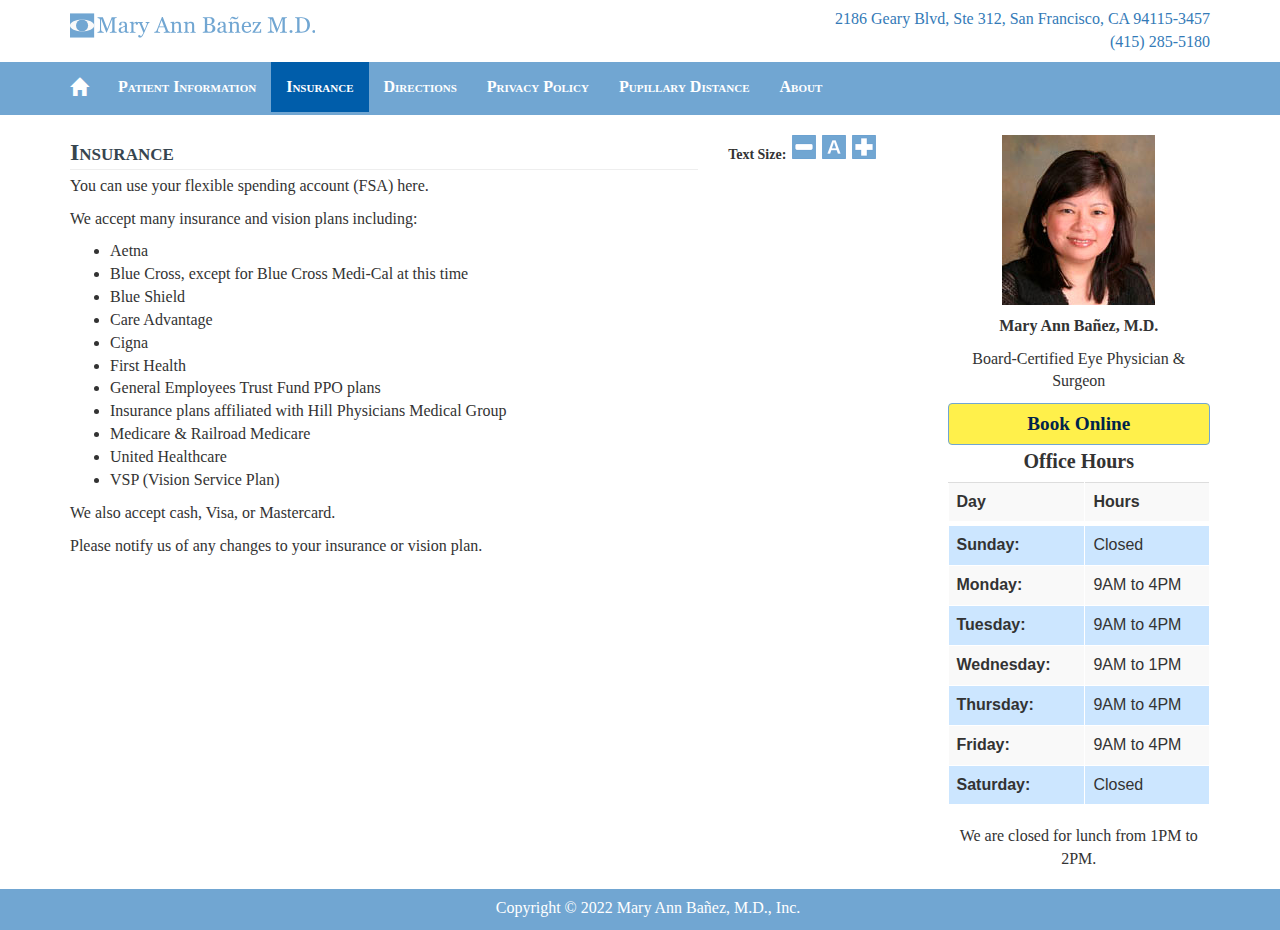
<file: insurance.html>
<!DOCTYPE html>
<html>
<head>
		<meta name="viewport" content="width=device-width, initial-scale=1.0">

		<title>Insurance, Vision Plans, and Payment Options | Mary Ann Bañez MD</title>

		<meta name="description" content="">
		<meta http-equiv="content-type" content="text/html; charset=UTF-8">
		<meta http-equiv="content-type" content="application/xhtml+xml; charset=UTF-8">
		<meta http-equiv="content-style-type" content="text/css">

		<link rel="shortcut icon" type="image/x-icon" href="favicon.ico" />
		<link rel="icon" type="image/png" href="favicon.png" />
		<link rel="apple-touch-icon" href="apple-icon.png" />
		<link rel="icon" type="image/png" sizes="16x16" href="favicon16.png" />
		<link rel="icon" type="image/png" sizes="72x72" href="favicon72.png" />
		<link rel="icon" type="image/png" sizes="256x256" href="favicon256.png" />

		<link rel="stylesheet" href="https://maxcdn.bootstrapcdn.com/bootstrap/3.3.7/css/bootstrap.min.css" integrity="sha384-BVYiiSIFeK1dGmJRAkycuHAHRg32OmUcww7on3RYdg4Va+PmSTsz/K68vbdEjh4u" crossorigin="anonymous">

		<link rel="stylesheet" href="css/default.css" type="text/css" />

		<!-- Global Site Tag (gtag.js) - Google Analytics -->
		<script async src="https://www.googletagmanager.com/gtag/js?id=UA-34809641-1"></script>
		<script>
				window.dataLayer = window.dataLayer || [];
				function gtag(){dataLayer.push(arguments)};
				gtag('js', new Date());

				gtag('config', 'UA-34809641-1');
		</script>

</head>

	<body class="">

	<div class="header">
		<div class="container">
			<div class="row">
				<div class="col-xs-12 col-sm-7 col-md-7">

					<a href="index.html">
					<?xml version="1.0" encoding="UTF-8" standalone="no"?>
					<svg
						xmlns:dc="http://purl.org/dc/elements/1.1/"
						xmlns:cc="http://creativecommons.org/ns#"
						xmlns:rdf="http://www.w3.org/1999/02/22-rdf-syntax-ns#"
						xmlns:svg="http://www.w3.org/2000/svg"
						xmlns="http://www.w3.org/2000/svg"
						version="1.1"
						id="svg2"
						height="35"
						width="245.37808">
					<defs
						id="defs4" />
					<metadata
						id="metadata7">
						<rdf:RDF>
							<cc:Work
								rdf:about="">
							<dc:format>image/svg+xml</dc:format>
							<dc:type
								rdf:resource="http://purl.org/dc/dcmitype/StillImage" />
							<dc:title></dc:title>
							</cc:Work>
						</rdf:RDF>
					</metadata>
					<g
						transform="translate(0,-1057.7144)"
						id="layer1">
						<g
							transform="translate(-0.86181372,-30.5065)"
							id="g865">
							<rect
								style="color:#000000;clip-rule:nonzero;display:inline;overflow:visible;visibility:visible;opacity:1;isolation:auto;mix-blend-mode:normal;color-interpolation:sRGB;color-interpolation-filters:linearRGB;solid-color:#000000;solid-opacity:1;fill:#3771c8;fill-opacity:1;fill-rule:evenodd;stroke:#71a6d2;stroke-width:0.81390375;stroke-opacity:1;color-rendering:auto;image-rendering:auto;shape-rendering:auto;text-rendering:auto;enable-background:accumulate"
								id="rect1578"
								height="56.859062"
								x="75.742836"
								y="573.1145"
								ry="4.2452488"
								width="0" />
							<path
								style="fill:#71a6d2;fill-opacity:1;stroke:none;stroke-width:0.27260706"
								d="M 0.86181372,1093.6239 H 25.010083 v 24.1483 H 0.86181372 Z"
								id="rect3023-4-9-7-4-7-9-3-9" />
							<ellipse
								ry="6.0370617"
								rx="12.074123"
								cy="1105.6981"
								cx="12.935952"
								style="fill:#f9f9f9;fill-opacity:1;stroke:none;stroke-width:0.34075862"
								id="path3049-6-0-0-7-4-1-5" />
							<circle
								r="6.0370617"
								cy="1105.6981"
								cx="12.935955"
								style="fill:#71a6d2;fill-opacity:1;stroke:none;stroke-width:0.68151724"
								id="path3047-4-6-1-5-9-7-5-9" />
							<path
								id="path2638"
								style="font-style:normal;font-variant:normal;font-weight:normal;font-stretch:normal;font-size:22.41864967px;line-height:1.25;font-family:Georgia;-inkscape-font-specification:Georgia;text-align:center;letter-spacing:0px;word-spacing:0px;text-anchor:middle;fill:#71a6d2;fill-opacity:1;stroke:none;stroke-width:0.9341104"
								d="m 47.569938,1112.9576 h -6.863522 v -0.7772 q 0.372184,-0.011 0.952355,-0.077 0.591116,-0.066 0.810048,-0.1861 0.339345,-0.208 0.492598,-0.4707 0.164199,-0.2737 0.164199,-0.6787 v -11.2969 h -0.164199 l -5.298158,13.2345 h -0.54733 l -5.046386,-13.5081 h -0.142305 v 9.2717 q 0,1.3465 0.164199,2.047 0.175145,0.7006 0.525437,1.0071 0.240825,0.2299 0.996141,0.4379 0.755316,0.208 0.985195,0.2189 v 0.7772 h -6.272406 v -0.7772 q 0.492597,-0.044 1.028981,-0.1642 0.54733,-0.1204 0.842889,-0.3612 0.383131,-0.3065 0.525437,-0.9414 0.142306,-0.6349 0.142306,-2.1237 v -7.9472 q 0,-0.6896 -0.164199,-1.1275 -0.164199,-0.4379 -0.470704,-0.7115 -0.339345,-0.2956 -0.831942,-0.4379 -0.492598,-0.1423 -0.974248,-0.1642 v -0.7772 h 5.298157 l 4.444322,11.6472 3.798473,-9.7425 q 0.207985,-0.5364 0.350291,-1.1165 0.153252,-0.5912 0.164199,-0.7882 h 5.068279 v 0.7772 q -0.306505,0.011 -0.788156,0.098 -0.470704,0.088 -0.689636,0.1642 -0.372185,0.1314 -0.503544,0.4379 -0.131359,0.3065 -0.131359,0.6677 v 11.1984 q 0,0.3832 0.131359,0.6459 0.131359,0.2627 0.503544,0.4597 0.197039,0.1095 0.700583,0.208 0.503544,0.088 0.799102,0.099 z" />
							<path
								id="path2640"
								style="font-style:normal;font-variant:normal;font-weight:normal;font-stretch:normal;font-size:22.41864967px;line-height:1.25;font-family:Georgia;-inkscape-font-specification:Georgia;text-align:center;letter-spacing:0px;word-spacing:0px;text-anchor:middle;fill:#71a6d2;fill-opacity:1;stroke:none;stroke-width:0.9341104"
								d="m 59.611204,1112.7606 q -0.51449,0.1861 -0.908568,0.2956 -0.383131,0.1204 -0.875728,0.1204 -0.853836,0 -1.368326,-0.3941 -0.503544,-0.405 -0.64585,-1.1713 h -0.06568 q -0.711529,0.7882 -1.532524,1.2041 -0.810049,0.416 -1.959443,0.416 -1.215073,0 -2.003229,-0.7444 -0.777209,-0.7443 -0.777209,-1.9485 0,-0.6239 0.175146,-1.1165 0.175145,-0.4926 0.525437,-0.8867 0.273665,-0.3284 0.722476,-0.5802 0.448811,-0.2627 0.842889,-0.4159 0.492597,-0.1861 1.992282,-0.6897 1.510632,-0.5035 2.036069,-0.7881 v -1.0837 q 0,-0.1423 -0.06568,-0.5474 -0.05473,-0.405 -0.251772,-0.7662 -0.218932,-0.4051 -0.623956,-0.7006 -0.394078,-0.3065 -1.127501,-0.3065 -0.503544,0 -0.941408,0.1751 -0.426918,0.1642 -0.602063,0.3503 0,0.219 0.09852,0.6459 0.109466,0.4269 0.109466,0.7881 0,0.3832 -0.350291,0.7006 -0.339345,0.3175 -0.952355,0.3175 -0.54733,0 -0.810049,-0.3832 -0.251772,-0.394 -0.251772,-0.8757 0,-0.5035 0.350292,-0.9633 0.361238,-0.4598 0.930461,-0.821 0.492597,-0.3065 1.19318,-0.5145 0.700583,-0.2189 1.368326,-0.2189 0.919515,0 1.598204,0.1313 0.689637,0.1205 1.247914,0.5364 0.558277,0.4051 0.842888,1.1056 0.295559,0.6897 0.295559,1.7843 0,1.5654 -0.03284,2.7805 -0.03284,1.2041 -0.03284,2.6381 0,0.4269 0.142306,0.6787 0.153252,0.2518 0.459757,0.4269 0.164199,0.099 0.514491,0.1095 0.361238,0.011 0.733422,0.011 z m -3.820365,-5.7798 q -0.930462,0.2737 -1.631044,0.5364 -0.700583,0.2627 -1.302647,0.6568 -0.54733,0.3722 -0.864781,0.8866 -0.317452,0.5036 -0.317452,1.2042 0,0.9085 0.470704,1.3355 0.481651,0.4269 1.215073,0.4269 0.777209,0 1.368326,-0.3722 0.591117,-0.3831 0.996141,-0.8976 z" />
							<path
								id="path2642"
								style="font-style:normal;font-variant:normal;font-weight:normal;font-stretch:normal;font-size:22.41864967px;line-height:1.25;font-family:Georgia;-inkscape-font-specification:Georgia;text-align:center;letter-spacing:0px;word-spacing:0px;text-anchor:middle;fill:#71a6d2;fill-opacity:1;stroke:none;stroke-width:0.9341104"
								d="m 68.948662,1103.5545 q 0,0.5583 -0.273665,0.9961 -0.273666,0.427 -0.842889,0.427 -0.61301,0 -0.941408,-0.3175 -0.317452,-0.3174 -0.317452,-0.7006 0,-0.2408 0.03284,-0.4378 0.04379,-0.1971 0.07663,-0.3941 -0.51449,0 -1.204126,0.416 -0.689637,0.4159 -1.171287,1.1822 v 6.2833 q 0,0.3832 0.142306,0.624 0.153252,0.2408 0.470704,0.3612 0.273665,0.1095 0.700582,0.1642 0.437865,0.055 0.755316,0.077 v 0.7224 h -5.692235 v -0.7224 q 0.251772,-0.022 0.514491,-0.044 0.273665,-0.022 0.470704,-0.088 0.306505,-0.099 0.44881,-0.3393 0.153253,-0.2518 0.153253,-0.6459 v -6.6665 q 0,-0.3393 -0.164199,-0.6677 -0.153253,-0.3284 -0.437864,-0.5255 -0.207986,-0.1313 -0.492598,-0.186 -0.284611,-0.066 -0.61301,-0.088 v -0.7115 l 3.590487,-0.2409 0.153253,0.1533 v 1.5216 h 0.05473 q 0.678689,-0.8867 1.510631,-1.3465 0.831942,-0.4597 1.521579,-0.4597 0.689636,0 1.116554,0.4488 0.437864,0.4488 0.437864,1.2041 z" />
							<path
								id="path2644"
								style="font-style:normal;font-variant:normal;font-weight:normal;font-stretch:normal;font-size:22.41864967px;line-height:1.25;font-family:Georgia;-inkscape-font-specification:Georgia;text-align:center;letter-spacing:0px;word-spacing:0px;text-anchor:middle;fill:#71a6d2;fill-opacity:1;stroke:none;stroke-width:0.9341104"
								d="m 69.058127,1116.4824 q 0,-0.5473 0.295558,-0.8976 0.306505,-0.3393 0.755316,-0.3393 0.350292,0 0.602064,0.1313 0.251772,0.1314 0.44881,0.3394 0.1642,0.1642 0.350292,0.4488 0.186092,0.2846 0.295558,0.4707 0.547331,-0.2956 1.302646,-1.5435 0.766263,-1.2479 1.105608,-2.1893 -1.039928,-2.5943 -1.882817,-4.6414 -0.842888,-2.047 -1.762403,-4.2363 -0.207986,-0.5035 -0.700583,-0.7772 -0.492597,-0.2846 -0.985195,-0.3612 v -0.7225 h 4.925973 v 0.7663 q -0.328398,0.011 -0.788156,0.1423 -0.459757,0.1204 -0.459757,0.3393 0,0 0.05473,0.1642 0.06568,0.1642 0.109466,0.3175 0.415971,1.0837 1.269806,3.1307 0.853836,2.036 1.32454,3.2621 0.492597,-1.1713 1.018034,-2.4192 0.536384,-1.2589 1.19318,-2.9666 0.07663,-0.2079 0.218932,-0.5692 0.142306,-0.3722 0.142306,-0.6349 0,-0.2846 -0.503544,-0.5254 -0.492597,-0.2518 -0.941408,-0.3065 v -0.7006 h 4.006458 v 0.6787 q -0.328398,0.055 -0.864782,0.3831 -0.536383,0.3175 -0.799102,0.9086 -1.302646,3.0212 -2.320681,5.5061 -1.007087,2.4849 -1.532524,3.6562 -0.689637,1.5325 -1.236967,2.3863 -0.536384,0.8648 -1.050874,1.3574 -0.503544,0.4598 -0.919515,0.613 -0.405024,0.1642 -0.842889,0.1642 -0.853835,0 -1.346432,-0.405 -0.481651,-0.405 -0.481651,-0.9305 z" />
							<path
								id="path2646"
								style="font-style:normal;font-variant:normal;font-weight:normal;font-stretch:normal;font-size:22.41864967px;line-height:1.25;font-family:Georgia;-inkscape-font-specification:Georgia;text-align:center;letter-spacing:0px;word-spacing:0px;text-anchor:middle;fill:#71a6d2;fill-opacity:1;stroke:none;stroke-width:0.9341104"
								d="m 101.10979,1112.9576 h -6.469444 v -0.7772 q 0.853835,-0.055 1.412112,-0.2189 0.569223,-0.1642 0.569223,-0.405 0,-0.098 -0.02189,-0.2408 -0.02189,-0.1424 -0.06568,-0.2518 l -1.291699,-3.481 h -5.440463 q -0.306505,0.7662 -0.503544,1.3354 -0.186093,0.5693 -0.339345,1.0509 -0.142306,0.4707 -0.197039,0.7663 -0.05473,0.2955 -0.05473,0.4816 0,0.4379 0.689636,0.6787 0.689636,0.2408 1.554418,0.2846 v 0.7772 h -5.845488 v -0.7772 q 0.284612,-0.022 0.71153,-0.1204 0.426918,-0.1094 0.700583,-0.2846 0.437864,-0.2956 0.678689,-0.613 0.240826,-0.3284 0.470704,-0.8976 1.171287,-2.9228 2.583399,-6.568 1.412113,-3.6452 2.51772,-6.4913 h 0.875728 l 5.177745,13.3986 q 0.164199,0.4269 0.372185,0.6897 0.207985,0.2627 0.58017,0.5144 0.25178,0.1533 0.6568,0.2628 0.40502,0.099 0.67869,0.1094 z m -6.261459,-6.349 -2.35352,-6.0206 -2.309734,6.0206 z" />
							<path
								id="path2648"
								style="font-style:normal;font-variant:normal;font-weight:normal;font-stretch:normal;font-size:22.41864967px;line-height:1.25;font-family:Georgia;-inkscape-font-specification:Georgia;text-align:center;letter-spacing:0px;word-spacing:0px;text-anchor:middle;fill:#71a6d2;fill-opacity:1;stroke:none;stroke-width:0.9341104"
								d="m 113.3262,1112.9576 h -5.28721 v -0.7224 q 0.25177,-0.022 0.54733,-0.044 0.30651,-0.022 0.50355,-0.088 0.3065,-0.099 0.44881,-0.3393 0.15325,-0.2518 0.15325,-0.6459 v -5.5499 q 0,-1.1494 -0.54733,-1.7734 -0.53638,-0.6239 -1.31359,-0.6239 -0.58017,0 -1.06182,0.1861 -0.48166,0.1751 -0.85384,0.4378 -0.36124,0.2518 -0.58017,0.5474 -0.20799,0.2846 -0.3065,0.4597 v 6.2067 q 0,0.3722 0.15325,0.6131 0.15325,0.2408 0.45976,0.3721 0.22987,0.1095 0.49259,0.1642 0.27367,0.055 0.55828,0.077 v 0.7224 h -5.28721 v -0.7224 q 0.25177,-0.022 0.51449,-0.044 0.27366,-0.022 0.4707,-0.088 0.30651,-0.099 0.44881,-0.3393 0.15326,-0.2518 0.15326,-0.6459 v -6.6665 q 0,-0.3722 -0.1642,-0.6787 -0.15326,-0.3174 -0.43787,-0.5145 -0.20798,-0.1313 -0.49259,-0.186 -0.28462,-0.066 -0.61301,-0.088 v -0.7115 l 3.59048,-0.2409 0.15326,0.1533 v 1.5216 h 0.0547 q 0.26272,-0.2628 0.65679,-0.624 0.39408,-0.3722 0.74437,-0.6021 0.40503,-0.2627 0.96331,-0.4378 0.55827,-0.1752 1.25885,-0.1752 1.55442,0 2.29879,0.9743 0.75532,0.9633 0.75532,2.5724 v 5.6156 q 0,0.3832 0.13136,0.624 0.13136,0.2299 0.44881,0.3612 0.26272,0.1095 0.44881,0.1533 0.19704,0.044 0.53638,0.066 z" />
							<path
								id="path2650"
								style="font-style:normal;font-variant:normal;font-weight:normal;font-stretch:normal;font-size:22.41864967px;line-height:1.25;font-family:Georgia;-inkscape-font-specification:Georgia;text-align:center;letter-spacing:0px;word-spacing:0px;text-anchor:middle;fill:#71a6d2;fill-opacity:1;stroke:none;stroke-width:0.9341104"
								d="m 126.59349,1112.9576 h -5.28721 v -0.7224 q 0.25177,-0.022 0.54733,-0.044 0.30651,-0.022 0.50354,-0.088 0.30651,-0.099 0.44882,-0.3393 0.15325,-0.2518 0.15325,-0.6459 v -5.5499 q 0,-1.1494 -0.54733,-1.7734 -0.53639,-0.6239 -1.3136,-0.6239 -0.58017,0 -1.06182,0.1861 -0.48165,0.1751 -0.85383,0.4378 -0.36124,0.2518 -0.58017,0.5474 -0.20799,0.2846 -0.30651,0.4597 v 6.2067 q 0,0.3722 0.15326,0.6131 0.15325,0.2408 0.45975,0.3721 0.22988,0.1095 0.4926,0.1642 0.27367,0.055 0.55828,0.077 v 0.7224 h -5.28721 v -0.7224 q 0.25177,-0.022 0.51449,-0.044 0.27366,-0.022 0.4707,-0.088 0.30651,-0.099 0.44881,-0.3393 0.15325,-0.2518 0.15325,-0.6459 v -6.6665 q 0,-0.3722 -0.16419,-0.6787 -0.15326,-0.3174 -0.43787,-0.5145 -0.20798,-0.1313 -0.4926,-0.186 -0.28461,-0.066 -0.61301,-0.088 v -0.7115 l 3.59049,-0.2409 0.15325,0.1533 v 1.5216 h 0.0547 q 0.26271,-0.2628 0.65679,-0.624 0.39408,-0.3722 0.74437,-0.6021 0.40503,-0.2627 0.9633,-0.4378 0.55828,-0.1752 1.25886,-0.1752 1.55442,0 2.29879,0.9743 0.75532,0.9633 0.75532,2.5724 v 5.6156 q 0,0.3832 0.13136,0.624 0.13135,0.2299 0.44881,0.3612 0.26271,0.1095 0.44881,0.1533 0.19704,0.044 0.53638,0.066 z" />
							<path
								id="path2652"
								style="font-style:normal;font-variant:normal;font-weight:normal;font-stretch:normal;font-size:22.41864967px;line-height:1.25;font-family:Georgia;-inkscape-font-specification:Georgia;text-align:center;letter-spacing:0px;word-spacing:0px;text-anchor:middle;fill:#71a6d2;fill-opacity:1;stroke:none;stroke-width:0.9341104"
								d="m 144.66633,1105.7219 q 0.67869,0.4598 1.12751,1.2042 0.44881,0.7443 0.44881,1.8062 0,1.0837 -0.47071,1.8828 -0.4707,0.7991 -1.22602,1.3136 -0.73342,0.5035 -1.66388,0.7662 -0.91952,0.2627 -1.90471,0.2627 h -7.35612 v -0.7772 q 0.26272,-0.022 0.76626,-0.087 0.50355,-0.077 0.72248,-0.1752 0.33934,-0.1532 0.48165,-0.405 0.1423,-0.2627 0.1423,-0.6678 v -11.1655 q 0,-0.3722 -0.13136,-0.6568 -0.12041,-0.2846 -0.49259,-0.4597 -0.3284,-0.1642 -0.73343,-0.2518 -0.40502,-0.088 -0.67868,-0.1095 v -0.7772 h 7.17002 q 0.83194,0 1.58726,0.1642 0.76626,0.1642 1.4559,0.5802 0.64585,0.3831 1.06182,1.0399 0.41597,0.6568 0.41597,1.5982 0,0.821 -0.29556,1.4669 -0.29556,0.6349 -0.83194,1.0946 -0.50354,0.4379 -1.16034,0.7444 -0.64585,0.2955 -1.40117,0.4597 v 0.099 q 0.66775,0.077 1.48874,0.3393 0.83194,0.2518 1.47779,0.7115 z m -2.63813,-2.3425 q 0.40503,-0.4707 0.55828,-1.029 0.1642,-0.5583 0.1642,-1.3246 0,-1.2807 -0.70058,-2.0032 -0.70059,-0.7334 -2.21122,-0.7334 -0.35029,0 -0.88667,0.022 -0.52544,0.011 -0.88668,0.022 v 5.9659 h 1.39022 q 0.89762,0 1.53252,-0.2299 0.64585,-0.2299 1.03993,-0.6896 z m 1.51063,4.9588 q 0,-1.3793 -0.93046,-2.266 -0.91951,-0.8866 -2.63813,-0.8866 -0.70058,0 -1.18223,0.022 -0.48165,0.011 -0.72248,0.022 v 5.4733 q 0,0.6897 0.55828,1.04 0.55827,0.3503 1.55442,0.3503 1.63104,0 2.49582,-0.9524 0.86478,-0.9523 0.86478,-2.8023 z" />
							<path
								id="path2654"
								style="font-style:normal;font-variant:normal;font-weight:normal;font-stretch:normal;font-size:22.41864967px;line-height:1.25;font-family:Georgia;-inkscape-font-specification:Georgia;text-align:center;letter-spacing:0px;word-spacing:0px;text-anchor:middle;fill:#71a6d2;fill-opacity:1;stroke:none;stroke-width:0.9341104"
								d="m 158.26202,1112.7606 q -0.51449,0.1861 -0.90856,0.2956 -0.38314,0.1204 -0.87573,0.1204 -0.85384,0 -1.36833,-0.3941 -0.50354,-0.405 -0.64585,-1.1713 h -0.0657 q -0.71153,0.7882 -1.53252,1.2041 -0.81005,0.416 -1.95945,0.416 -1.21507,0 -2.00322,-0.7444 -0.77721,-0.7443 -0.77721,-1.9485 0,-0.6239 0.17514,-1.1165 0.17515,-0.4926 0.52544,-0.8867 0.27366,-0.3284 0.72248,-0.5802 0.44881,-0.2627 0.84288,-0.4159 0.4926,-0.1861 1.99229,-0.6897 1.51063,-0.5035 2.03607,-0.7881 v -1.0837 q 0,-0.1423 -0.0657,-0.5474 -0.0547,-0.405 -0.25178,-0.7662 -0.21893,-0.4051 -0.62395,-0.7006 -0.39408,-0.3065 -1.1275,-0.3065 -0.50355,0 -0.94141,0.1751 -0.42692,0.1642 -0.60206,0.3503 0,0.219 0.0985,0.6459 0.10947,0.4269 0.10947,0.7881 0,0.3832 -0.35029,0.7006 -0.33935,0.3175 -0.95236,0.3175 -0.54733,0 -0.81004,-0.3832 -0.25178,-0.394 -0.25178,-0.8757 0,-0.5035 0.3503,-0.9633 0.36123,-0.4598 0.93046,-0.821 0.49259,-0.3065 1.19318,-0.5145 0.70058,-0.2189 1.36832,-0.2189 0.91952,0 1.59821,0.1313 0.68963,0.1205 1.24791,0.5364 0.55828,0.4051 0.84289,1.1056 0.29556,0.6897 0.29556,1.7843 0,1.5654 -0.0328,2.7805 -0.0328,1.2041 -0.0328,2.6381 0,0.4269 0.1423,0.6787 0.15326,0.2518 0.45976,0.4269 0.1642,0.099 0.51449,0.1095 0.36124,0.011 0.73342,0.011 z m -3.82036,-5.7798 q -0.93046,0.2737 -1.63105,0.5364 -0.70058,0.2627 -1.30264,0.6568 -0.54733,0.3722 -0.86478,0.8866 -0.31746,0.5036 -0.31746,1.2042 0,0.9085 0.47071,1.3355 0.48165,0.4269 1.21507,0.4269 0.77721,0 1.36833,-0.3722 0.59111,-0.3831 0.99614,-0.8976 z" />
							<path
								id="path2656"
								style="font-style:normal;font-variant:normal;font-weight:normal;font-stretch:normal;font-size:22.41864967px;line-height:1.25;font-family:Georgia;-inkscape-font-specification:Georgia;text-align:center;letter-spacing:0px;word-spacing:0px;text-anchor:middle;fill:#71a6d2;fill-opacity:1;stroke:none;stroke-width:0.9341104"
								d="m 171.25564,1112.9576 h -5.28721 v -0.7224 q 0.25177,-0.022 0.54733,-0.044 0.3065,-0.022 0.50354,-0.088 0.30651,-0.099 0.44881,-0.3393 0.15326,-0.2518 0.15326,-0.6459 v -5.5499 q 0,-1.1494 -0.54734,-1.7734 -0.53638,-0.6239 -1.31359,-0.6239 -0.58017,0 -1.06182,0.1861 -0.48165,0.1751 -0.85383,0.4378 -0.36124,0.2518 -0.58017,0.5474 -0.20799,0.2846 -0.30651,0.4597 v 6.2067 q 0,0.3722 0.15325,0.6131 0.15326,0.2408 0.45976,0.3721 0.22988,0.1095 0.4926,0.1642 0.27366,0.055 0.55828,0.077 v 0.7224 h -5.28722 v -0.7224 q 0.25178,-0.022 0.51449,-0.044 0.27367,-0.022 0.47071,-0.088 0.3065,-0.099 0.44881,-0.3393 0.15325,-0.2518 0.15325,-0.6459 v -6.6665 q 0,-0.3722 -0.1642,-0.6787 -0.15325,-0.3174 -0.43786,-0.5145 -0.20799,-0.1313 -0.4926,-0.186 -0.28461,-0.066 -0.61301,-0.088 v -0.7115 l 3.59049,-0.2409 0.15325,0.1533 v 1.5216 h 0.0547 q 0.26272,-0.2628 0.6568,-0.624 0.39408,-0.3722 0.74437,-0.6021 0.40502,-0.2627 0.9633,-0.4378 0.55828,-0.1752 1.25886,-0.1752 1.55442,0 2.29879,0.9743 0.75531,0.9633 0.75531,2.5724 v 5.6156 q 0,0.3832 0.13136,0.624 0.13136,0.2299 0.44881,0.3612 0.26272,0.1095 0.44881,0.1533 0.19704,0.044 0.53639,0.066 z m -1.91566,-16.0586 q -0.10946,0.4159 -0.3284,0.8538 -0.21893,0.4379 -0.60206,0.8648 -0.39408,0.4269 -0.83194,0.6896 -0.42692,0.2518 -1.02898,0.2518 -0.62396,0 -1.09466,-0.1752 -0.47071,-0.186 -0.81005,-0.3831 -0.38313,-0.2189 -0.73342,-0.3941 -0.33935,-0.1751 -0.75532,-0.1751 -0.33934,0 -0.51449,0.088 -0.1642,0.088 -0.35029,0.2955 -0.17515,0.1971 -0.35029,0.5255 -0.17515,0.3174 -0.3284,0.5801 l -0.6349,-0.2736 q 0.10946,-0.3503 0.37218,-0.8429 0.26272,-0.4926 0.56922,-0.8648 0.3284,-0.3941 0.79911,-0.6677 0.4707,-0.2847 0.98519,-0.2847 0.61301,0 1.05087,0.1861 0.44882,0.1752 0.821,0.3832 0.41597,0.2298 0.70058,0.394 0.28461,0.1642 0.70059,0.1642 0.43786,0 0.70058,-0.099 0.27366,-0.1094 0.42692,-0.2955 0.17514,-0.208 0.28461,-0.4488 0.12041,-0.2409 0.28461,-0.624 z" />
							<path
								id="path2658"
								style="font-style:normal;font-variant:normal;font-weight:normal;font-stretch:normal;font-size:22.41864967px;line-height:1.25;font-family:Georgia;-inkscape-font-specification:Georgia;text-align:center;letter-spacing:0px;word-spacing:0px;text-anchor:middle;fill:#71a6d2;fill-opacity:1;stroke:none;stroke-width:0.9341104"
								d="m 182.1913,1110.418 q -0.67869,1.2917 -1.81714,2.058 -1.13844,0.7663 -2.61624,0.7663 -1.30264,0 -2.28784,-0.4598 -0.97424,-0.4598 -1.60915,-1.2479 -0.6349,-0.7882 -0.95235,-1.839 -0.30651,-1.0509 -0.30651,-2.2222 0,-1.0509 0.3284,-2.058 0.33935,-1.018 0.9852,-1.8281 0.62395,-0.7772 1.54347,-1.2479 0.93046,-0.4816 2.07985,-0.4816 1.18224,0 2.02512,0.3722 0.84289,0.3722 1.36833,1.018 0.50354,0.613 0.74437,1.445 0.25177,0.8319 0.25177,1.8061 v 0.7225 h -7.14813 q 0,1.0618 0.19704,1.9266 0.20798,0.8648 0.64585,1.5216 0.42691,0.6349 1.11655,1.0071 0.68964,0.3612 1.64199,0.3612 0.97425,0 1.67483,-0.4488 0.71153,-0.4597 1.36833,-1.642 z m -2.4192,-4.1159 q 0,-0.613 -0.10947,-1.3136 -0.0985,-0.7006 -0.32839,-1.1713 -0.25178,-0.5035 -0.68964,-0.821 -0.43787,-0.3174 -1.1275,-0.3174 -1.14939,0 -1.91566,0.9633 -0.75531,0.9523 -0.82099,2.66 z" />
							<path
								id="path2660"
								style="font-style:normal;font-variant:normal;font-weight:normal;font-stretch:normal;font-size:22.41864967px;line-height:1.25;font-family:Georgia;-inkscape-font-specification:Georgia;text-align:center;letter-spacing:0px;word-spacing:0px;text-anchor:middle;fill:#71a6d2;fill-opacity:1;stroke:none;stroke-width:0.9341104"
								d="m 192.01041,1112.9576 h -8.73539 v -0.5801 l 6.10821,-9.3265 h -1.51064 q -0.95235,0 -1.48873,0.033 -0.53639,0.033 -0.9852,0.2189 -0.3065,0.1204 -0.58017,0.6897 -0.26272,0.5692 -0.45976,1.4887 h -0.66774 v -3.3168 h 8.25374 v 0.4488 l -6.20672,9.4579 q 0.39407,0.011 0.86478,0.022 0.4707,0 1.01803,0 0.43787,0 0.90857,-0.011 0.48165,-0.011 1.22602,-0.055 0.43786,-0.022 0.6568,-0.2956 0.22988,-0.2736 0.35029,-0.6239 0.12041,-0.3175 0.28461,-0.8758 0.17515,-0.5582 0.3065,-1.0837 h 0.6568 z" />
							<path
								id="path2662"
								style="font-style:normal;font-variant:normal;font-weight:normal;font-stretch:normal;font-size:22.41864967px;line-height:1.25;font-family:Georgia;-inkscape-font-specification:Georgia;text-align:center;letter-spacing:0px;word-spacing:0px;text-anchor:middle;fill:#71a6d2;fill-opacity:1;stroke:none;stroke-width:0.9341104"
								d="m 217.81156,1112.9576 h -6.86352 v -0.7772 q 0.37218,-0.011 0.95235,-0.077 0.59112,-0.066 0.81005,-0.1861 0.33935,-0.208 0.4926,-0.4707 0.1642,-0.2737 0.1642,-0.6787 v -11.2969 h -0.1642 l -5.29816,13.2345 h -0.54733 l -5.04638,-13.5081 h -0.14231 v 9.2717 q 0,1.3465 0.1642,2.047 0.17515,0.7006 0.52544,1.0071 0.24082,0.2299 0.99614,0.4379 0.75531,0.208 0.98519,0.2189 v 0.7772 h -6.2724 v -0.7772 q 0.49259,-0.044 1.02898,-0.1642 0.54733,-0.1204 0.84289,-0.3612 0.38313,-0.3065 0.52543,-0.9414 0.14231,-0.6349 0.14231,-2.1237 v -7.9472 q 0,-0.6896 -0.1642,-1.1275 -0.1642,-0.4379 -0.4707,-0.7115 -0.33935,-0.2956 -0.83195,-0.4379 -0.49259,-0.1423 -0.97424,-0.1642 v -0.7772 h 5.29815 l 4.44433,11.6472 3.79847,-9.7425 q 0.20798,-0.5364 0.35029,-1.1165 0.15325,-0.5912 0.1642,-0.7882 h 5.06828 v 0.7772 q -0.30651,0.011 -0.78816,0.098 -0.4707,0.088 -0.68963,0.1642 -0.37219,0.1314 -0.50355,0.4379 -0.13136,0.3065 -0.13136,0.6677 v 11.1984 q 0,0.3832 0.13136,0.6459 0.13136,0.2627 0.50355,0.4597 0.19703,0.1095 0.70058,0.208 0.50354,0.088 0.7991,0.099 z" />
							<path
								id="path2664"
								style="font-style:normal;font-variant:normal;font-weight:normal;font-stretch:normal;font-size:22.41864967px;line-height:1.25;font-family:Georgia;-inkscape-font-specification:Georgia;text-align:center;letter-spacing:0px;word-spacing:0px;text-anchor:middle;fill:#71a6d2;fill-opacity:1;stroke:none;stroke-width:0.9341104"
								d="m 223.38339,1111.6988 q 0,0.613 -0.44882,1.0509 -0.43786,0.4269 -1.05087,0.4269 -0.61301,0 -1.06182,-0.4269 -0.43787,-0.4379 -0.43787,-1.0509 0,-0.613 0.43787,-1.0509 0.44881,-0.4488 1.06182,-0.4488 0.61301,0 1.05087,0.4488 0.44882,0.4379 0.44882,1.0509 z" />
							<path
								id="path2666"
								style="font-style:normal;font-variant:normal;font-weight:normal;font-stretch:normal;font-size:22.41864967px;line-height:1.25;font-family:Georgia;-inkscape-font-specification:Georgia;text-align:center;letter-spacing:0px;word-spacing:0px;text-anchor:middle;fill:#71a6d2;fill-opacity:1;stroke:none;stroke-width:0.9341104"
								d="m 240.83228,1105.2841 q 0,1.9813 -0.74437,3.4372 -0.74437,1.4559 -1.93755,2.3864 -1.20413,0.9304 -2.70382,1.3902 -1.49968,0.4597 -3.09788,0.4597 h -6.43661 v -0.7772 q 0.31745,0 0.821,-0.055 0.51449,-0.066 0.67869,-0.1423 0.32839,-0.1423 0.4707,-0.416 0.15325,-0.2846 0.15325,-0.6787 v -11.2093 q 0,-0.3722 -0.13136,-0.6677 -0.12041,-0.2956 -0.49259,-0.4707 -0.33935,-0.1642 -0.73343,-0.2409 -0.39407,-0.077 -0.67869,-0.098 v -0.7772 h 6.7869 q 1.40116,0 2.75854,0.4379 1.35738,0.4269 2.36447,1.1603 1.36833,0.9743 2.14554,2.5506 0.77721,1.5763 0.77721,3.7109 z m -2.68192,-0.011 q 0,-1.5653 -0.41597,-2.8242 -0.41598,-1.2698 -1.21508,-2.2112 -0.75531,-0.8976 -1.86092,-1.4121 -1.09466,-0.5145 -2.44109,-0.5145 -0.44882,0 -1.01804,0.022 -0.55828,0.011 -0.83194,0.022 v 11.9427 q 0,0.9962 0.58017,1.3793 0.58017,0.3831 1.7843,0.3831 1.39022,0 2.43014,-0.4926 1.03993,-0.4926 1.68578,-1.3683 0.67869,-0.9195 0.98519,-2.1236 0.31746,-1.2151 0.31746,-2.8024 z" />
							<path
								id="path2668"
								style="font-style:normal;font-variant:normal;font-weight:normal;font-stretch:normal;font-size:22.41864967px;line-height:1.25;font-family:Georgia;-inkscape-font-specification:Georgia;text-align:center;letter-spacing:0px;word-spacing:0px;text-anchor:middle;fill:#71a6d2;fill-opacity:1;stroke:none;stroke-width:0.9341104"
								d="m 246.23989,1111.6988 q 0,0.613 -0.44881,1.0509 -0.43786,0.4269 -1.05087,0.4269 -0.61301,0 -1.06182,-0.4269 -0.43787,-0.4379 -0.43787,-1.0509 0,-0.613 0.43787,-1.0509 0.44881,-0.4488 1.06182,-0.4488 0.61301,0 1.05087,0.4488 0.44881,0.4379 0.44881,1.0509 z" />
						</g>
					</g>
					</svg>
					</a>

				</div>
				<div class="col-xs-12 col-sm-5 col-md-5">
					<div class="contactinfo">
						<p style="margin: 0px;"><a title="Click here to get directions to our office." href="directions.html">2186 Geary Blvd, Ste 312, San Francisco, CA 94115-3457</a></p>
						<p style="margin: 0px;"><a title="Call us." href="tel:1-415-285-5180" >(415)&nbsp;285-5180</a></p>
					</div>
				</div>
			</div>
		</div>
	</div>

	<div role="navigation" class="navbar navbar-inverse navbar-fixed-top">
		<div class="container">
			<div class="navbar-header">
					<button data-target=".navbar-collapse" data-toggle="collapse" class="navbar-toggle" type="button">
						<span class="sr-only">Toggle navigation</span>
						<span class="icon-bar"></span>
						<span class="icon-bar"></span>
						<span class="icon-bar"></span>
					</button>

					<a href="index.html" class="navbar-brand" title="Welcome" data-placement="bottom">
						<i class="glyphicon glyphicon-home"></i>
					</a>
			</div>
			<div class="navbar-collapse collapse">
				<ul class="nav navbar-nav">
					<li class="">
						<a href="patient-information.html">Patient Information</a>
					</li>
					<li class="active">
						<a href="insurance.html">Insurance</a>
					</li>
					<li class="">
						<a href="directions.html">Directions</a>
					</li>
					<li class="">
						<a href="privacy.html">Privacy Policy</a>
					</li>
					<li class="">
						<a href="pupillary-distance.html">Pupillary Distance</a>
					</li>
					<li class="">
						<a href="about.html">About</a>
					</li>
				</ul>
			</div>
		</div>
	</div>

	<div class="main container">
		<div class="row">
			<div class="col-xs-12 col-sm-8 col-md-9 col-lg-9">

				<div class="row">
				<div class="col-xs-12 col-sm-6 col-md-9">
					<div class="page-header">
						Insurance
					</div>
				</div>
				<div class="col-xs-12 col-sm-6 col-md-3">
					<div class="menu-textsize">
					<ul>
						<li><p id="no"><b>Text Size:</b></p></li>
						<li><a title="Shrink text" alt="Shrink text size" href="#" onclick="javascript:changeFontSize(-.1);" style="font-size: 1.4em;">
							<?xml version="1.0" encoding="UTF-8" standalone="no"?>
							<svg
								xmlns:dc="http://purl.org/dc/elements/1.1/"
								xmlns:cc="http://creativecommons.org/ns#"
								xmlns:rdf="http://www.w3.org/1999/02/22-rdf-syntax-ns#"
								xmlns:svg="http://www.w3.org/2000/svg"
								xmlns="http://www.w3.org/2000/svg"
								version="1.1"
								id="svg2"
								height="0.25in"
								width="0.25in">
							<defs
								id="defs4" />
							<metadata
								id="metadata7">
								<rdf:RDF>
									<cc:Work
										rdf:about="">
									<dc:format>image/svg+xml</dc:format>
									<dc:type
										rdf:resource="http://purl.org/dc/dcmitype/StillImage" />
									<dc:title></dc:title>
									</cc:Work>
								</rdf:RDF>
							</metadata>
							<g
								transform="translate(-153.49999,-561.01996)"
								id="layer1">
								<path
									id="rect816-0-5"
									d="m 154.21065,561.08214 c -0.35933,0 -0.64848,0.28914 -0.64848,0.64847 v 22.5787 c 0,0.35933 0.28915,0.64848 0.64848,0.64848 h 22.5787 c 0.35933,0 0.64847,-0.28915 0.64847,-0.64848 v -22.5787 c 0,-0.35933 -0.28914,-0.64847 -0.64847,-0.64847 z m 4.16163,9.03609 h 14.25544 c 0.87337,0 1.57625,0.7041 1.57625,1.57746 v 2.64975 c 0,0.87336 -0.70288,1.57625 -1.57625,1.57625 h -14.25544 c -0.87337,0 -1.57746,-0.70289 -1.57746,-1.57625 v -2.64975 c 0,-0.87336 0.70409,-1.57746 1.57746,-1.57746 z"
									style="color:#000000;clip-rule:nonzero;display:inline;overflow:visible;visibility:visible;opacity:1;isolation:auto;mix-blend-mode:normal;color-interpolation:sRGB;color-interpolation-filters:linearRGB;solid-color:#000000;solid-opacity:1;fill:#71a6d2;fill-opacity:1;fill-rule:evenodd;stroke:#3771c8;stroke-width:0.12435111;stroke-linejoin:round;stroke-opacity:1;color-rendering:auto;image-rendering:auto;shape-rendering:auto;text-rendering:auto;enable-background:accumulate" />
							</g>
							</svg>
						</a></li>
						<li><a title="Reset text to default size" alt="Reset text size" href="#" onclick="javascript:resetFontSize();" style="font-size: 1.4em;">
							<?xml version="1.0" encoding="UTF-8" standalone="no"?>
							<svg
								xmlns:dc="http://purl.org/dc/elements/1.1/"
								xmlns:cc="http://creativecommons.org/ns#"
								xmlns:rdf="http://www.w3.org/1999/02/22-rdf-syntax-ns#"
								xmlns:svg="http://www.w3.org/2000/svg"
								xmlns="http://www.w3.org/2000/svg"
								version="1.1"
								id="svg2"
								height="24.001207"
								width="24.000008">
							<defs
								id="defs4" />
							<metadata
								id="metadata7">
								<rdf:RDF>
									<cc:Work
										rdf:about="">
									<dc:format>image/svg+xml</dc:format>
									<dc:type
										rdf:resource="http://purl.org/dc/dcmitype/StillImage" />
									<dc:title></dc:title>
									</cc:Work>
								</rdf:RDF>
							</metadata>
							<g
								transform="translate(-556.70077,-714.61876)"
								id="layer1">
								<path
									id="rect816"
									d="m 557.41146,714.68094 c -0.35934,0 -0.64851,0.28916 -0.64851,0.6485 v 22.57984 c 0,0.35934 0.28917,0.64851 0.64851,0.64851 h 22.57863 c 0.35934,0 0.64851,-0.28917 0.64851,-0.64851 v -22.57984 c 0,-0.35934 -0.28917,-0.6485 -0.64851,-0.6485 z m 9.60855,5.09452 h 3.38097 l 4.97429,13.68901 h -2.8369 l -1.21443,-3.49755 h -5.21718 l -1.21443,3.49755 h -2.86605 z m 1.69048,2.10824 -0.0583,0.21374 c -0.0648,0.23316 -0.1425,0.49872 -0.23317,0.79666 -0.0907,0.29795 -0.64769,1.93661 -1.67105,4.916 h 3.93474 l -1.35045,-3.93474 -0.41776,-1.32129 z"
									style="color:#000000;clip-rule:nonzero;display:inline;overflow:visible;visibility:visible;opacity:1;isolation:auto;mix-blend-mode:normal;color-interpolation:sRGB;color-interpolation-filters:linearRGB;solid-color:#000000;solid-opacity:1;fill:#71a6d2;fill-opacity:1;fill-rule:evenodd;stroke:#3771c8;stroke-width:0.12435737;stroke-linejoin:round;stroke-opacity:1;color-rendering:auto;image-rendering:auto;shape-rendering:auto;text-rendering:auto;enable-background:accumulate" />
							</g>
							</svg>
						</a></li>
						<li><a title="Enlarge text" alt="Enlarge text size" href="#" onclick="javascript:changeFontSize(.1);" style="font-size: 1.4em;">
							<?xml version="1.0" encoding="UTF-8" standalone="no"?>
							<svg
								xmlns:dc="http://purl.org/dc/elements/1.1/"
								xmlns:cc="http://creativecommons.org/ns#"
								xmlns:rdf="http://www.w3.org/1999/02/22-rdf-syntax-ns#"
								xmlns:svg="http://www.w3.org/2000/svg"
								xmlns="http://www.w3.org/2000/svg"
								version="1.1"
								id="svg2"
								height="24.000002"
								width="24.000002">
							<defs
								id="defs4" />
							<metadata
								id="metadata7">
								<rdf:RDF>
									<cc:Work
										rdf:about="">
									<dc:format>image/svg+xml</dc:format>
									<dc:type
										rdf:resource="http://purl.org/dc/dcmitype/StillImage" />
									<dc:title></dc:title>
									</cc:Work>
								</rdf:RDF>
							</metadata>
							<g
								transform="translate(-614.2996,-599.41996)"
								id="layer1">
								<path
									id="rect816-0"
									d="m 615.01026,599.48214 c -0.35933,0 -0.64848,0.28914 -0.64848,0.64847 v 22.5787 c 0,0.35933 0.28915,0.64848 0.64848,0.64848 h 22.5787 c 0.35933,0 0.64847,-0.28915 0.64847,-0.64848 v -22.5787 c 0,-0.35933 -0.28914,-0.64847 -0.64847,-0.64847 z m 8.38762,3.23385 h 5.80346 v 5.80224 h 5.80345 v 5.80346 h -5.80345 v 5.80345 h -5.80346 v -5.80345 h -5.80224 v -5.80346 h 5.80224 z"
									style="color:#000000;clip-rule:nonzero;display:inline;overflow:visible;visibility:visible;opacity:1;isolation:auto;mix-blend-mode:normal;color-interpolation:sRGB;color-interpolation-filters:linearRGB;solid-color:#000000;solid-opacity:1;fill:#71a6d2;fill-opacity:1;fill-rule:evenodd;stroke:#3771c8;stroke-width:0.12435107;stroke-linejoin:round;stroke-miterlimit:4;stroke-dasharray:none;stroke-opacity:1;color-rendering:auto;image-rendering:auto;shape-rendering:auto;text-rendering:auto;enable-background:accumulate" />
							</g>
							</svg>
						</a></li>
					</ul>
				</div>

				</div>
			</div>

				<div class="body-content">
						<div class="rich-text">
							<p>You can use your flexible spending account (FSA) here.</p>
							<p>We accept many insurance and vision plans including:</p>

							<div id="inline-list">
							<ul class="B">
								<li>Aetna</li>
								<li>Blue Cross, except for Blue Cross Medi-Cal at this time</li>
								<li>Blue Shield</li>
								<li>Care Advantage</li>
								<li>Cigna</li>
								<li>First Health</li>
								<li>General Employees Trust Fund PPO plans</li>
								<li>Insurance plans affiliated with Hill Physicians Medical Group</li>
								<li>Medicare & Railroad Medicare</li>
								<li>United Healthcare</li>
								<li>VSP (Vision Service Plan)</li>
							</ul>
							</div>


							<p>We also accept cash, Visa, or Mastercard.</p>
							<p>Please notify us of any changes to your insurance or vision plan.</p>

						</div>
				</div>
			</div>

			<div class="col-xs-12 col-sm-4 col-md-3 col-lg-3">
				<div id="leftsidepanel">
					<p><img title="Dr. Mary Ann Bañez" src="images/imgDrBanez.jpg" alt="Photograph of Dr. Mary Ann Bañez" id="image" class="raw_image"/></p>
					<p><b>Mary Ann Bañez, M.D.</b></p>
					<p>Board-Certified Eye Physician & Surgeon</p>
					<div id="zocdoc"><a style='display: block' href='https://www.zocdoc.com/practice/mary-ann-ba-ez-m-d-25509' class='zd-plugin btn btn-info' data-type='book-button' data-practice-id='25509' title='Mary Ann Bañez, M.D.' role="button" >Book Online</a></div>
					<h3 style="margin-top:5px; text-align:center;">Office Hours</h3>
					<table class="table table-striped">
					<tr>
					<th>Day</th>
					<th>Hours</th>
					</tr>
					<tr>
					<td><b>Sunday:&nbsp;</b></td>
					<td>Closed</td>
					</tr>
					<tr>
					<td><b>Monday:&nbsp;</b></td>
					<td>9AM to 4PM</td>
					</tr>
					<tr>
					<td><b>Tuesday:&nbsp;</b></td>
					<td>9AM to 4PM</td>
					</tr>

					<tr>
					<td><b>Wednesday:&nbsp;</b></td>
					<td>9AM to 1PM</td>
					</tr>
					<tr>
					<td><b>Thursday:&nbsp;</b></td>
					<td>9AM to 4PM</td>
					</tr>
					<tr>
					<td><b>Friday:&nbsp;</b></td>
					<td>9AM to 4PM</td>
					</tr>
					<tr>
					<td><b>Saturday:&nbsp;</b></td>
					<td>Closed</td>
					</tr>
					</table>
					<p>We are closed for lunch from 1PM to 2PM.</p>
				</div>

			</div>
		</div>
	</div>

	<script>(function (d) {var script = d.createElement('script'); script.type = 'text/javascript'; script.async = true; script.src = 'https://offsiteschedule.zocdoc.com/plugin/embed';var s = d.getElementsByTagName('script')[0]; s.parentNode.insertBefore(script, s);})(document);</script>
	<script src="https://code.jquery.com/jquery-3.6.0.min.js" integrity="sha256-/xUj+3OJU5yExlq6GSYGSHk7tPXikynS7ogEvDej/m4=" crossorigin="anonymous"></script>
	<script src="https://maxcdn.bootstrapcdn.com/bootstrap/3.3.7/js/bootstrap.min.js" integrity="sha384-Tc5IQib027qvyjSMfHjOMaLkfuWVxZxUPnCJA7l2mCWNIpG9mGCD8wGNIcPD7Txa" crossorigin="anonymous"></script>
	<script type="text/javascript" src="js/fontandstyleswitcher.js"></script>

	<div class="footer">
		<div class="container">
			<div class="license">
				<p>Copyright © 2022 Mary Ann Bañez, M.D., Inc.</p>
			</div>
		</div>
	</div>

	</body>
</html>
</file>
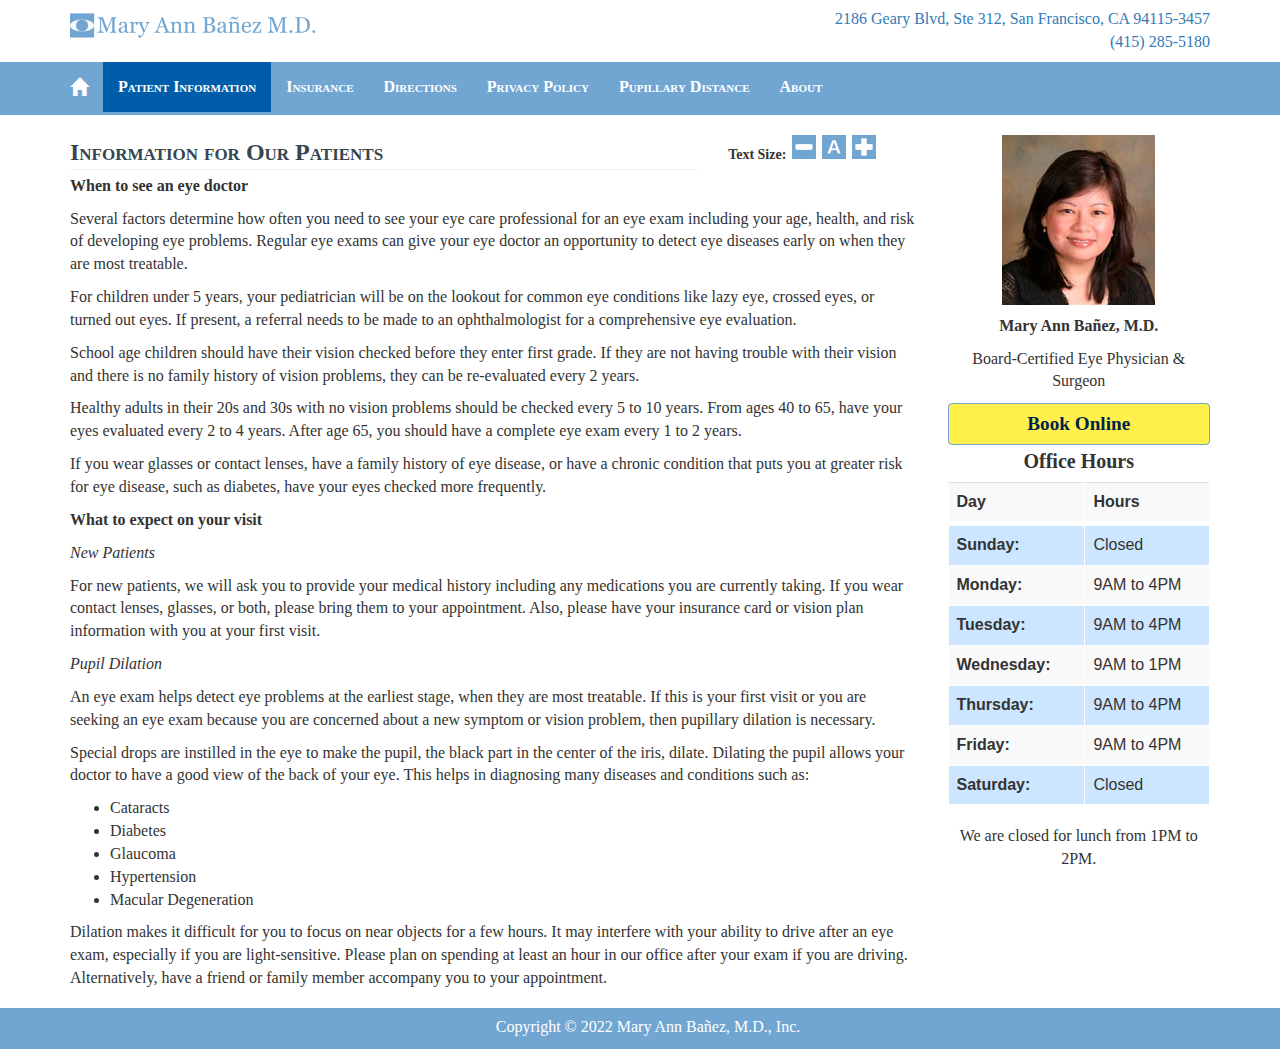
<file: patient-information.html>
<!DOCTYPE html>
<html>
<head>
		<meta name="viewport" content="width=device-width, initial-scale=1.0">

		<title>Information for Our Patients | Mary Ann Bañez MD</title>

		<meta name="description" content="">
		<meta http-equiv="content-type" content="text/html; charset=UTF-8">
		<meta http-equiv="content-type" content="application/xhtml+xml; charset=UTF-8">
		<meta http-equiv="content-style-type" content="text/css">

		<link rel="shortcut icon" type="image/x-icon" href="favicon.ico" />
		<link rel="icon" type="image/png" href="favicon.png" />
		<link rel="apple-touch-icon" href="apple-icon.png" />
		<link rel="icon" type="image/png" sizes="16x16" href="favicon16.png" />
		<link rel="icon" type="image/png" sizes="72x72" href="favicon72.png" />
		<link rel="icon" type="image/png" sizes="256x256" href="favicon256.png" />

		<link rel="stylesheet" href="https://maxcdn.bootstrapcdn.com/bootstrap/3.3.7/css/bootstrap.min.css" integrity="sha384-BVYiiSIFeK1dGmJRAkycuHAHRg32OmUcww7on3RYdg4Va+PmSTsz/K68vbdEjh4u" crossorigin="anonymous">

		<link rel="stylesheet" href="css/default.css" type="text/css" />

		<!-- Global Site Tag (gtag.js) - Google Analytics -->
		<script async src="https://www.googletagmanager.com/gtag/js?id=UA-34809641-1"></script>
		<script>
				window.dataLayer = window.dataLayer || [];
				function gtag(){dataLayer.push(arguments)};
				gtag('js', new Date());

				gtag('config', 'UA-34809641-1');
		</script>

</head>

	<body class="">

	<div class="header">
		<div class="container">
			<div class="row">
				<div class="col-xs-12 col-sm-7 col-md-7">

					<a href="index.html">
					<?xml version="1.0" encoding="UTF-8" standalone="no"?>
					<svg
						xmlns:dc="http://purl.org/dc/elements/1.1/"
						xmlns:cc="http://creativecommons.org/ns#"
						xmlns:rdf="http://www.w3.org/1999/02/22-rdf-syntax-ns#"
						xmlns:svg="http://www.w3.org/2000/svg"
						xmlns="http://www.w3.org/2000/svg"
						version="1.1"
						id="svg2"
						height="35"
						width="245.37808">
					<defs
						id="defs4" />
					<metadata
						id="metadata7">
						<rdf:RDF>
							<cc:Work
								rdf:about="">
							<dc:format>image/svg+xml</dc:format>
							<dc:type
								rdf:resource="http://purl.org/dc/dcmitype/StillImage" />
							<dc:title></dc:title>
							</cc:Work>
						</rdf:RDF>
					</metadata>
					<g
						transform="translate(0,-1057.7144)"
						id="layer1">
						<g
							transform="translate(-0.86181372,-30.5065)"
							id="g865">
							<rect
								style="color:#000000;clip-rule:nonzero;display:inline;overflow:visible;visibility:visible;opacity:1;isolation:auto;mix-blend-mode:normal;color-interpolation:sRGB;color-interpolation-filters:linearRGB;solid-color:#000000;solid-opacity:1;fill:#3771c8;fill-opacity:1;fill-rule:evenodd;stroke:#71a6d2;stroke-width:0.81390375;stroke-opacity:1;color-rendering:auto;image-rendering:auto;shape-rendering:auto;text-rendering:auto;enable-background:accumulate"
								id="rect1578"
								height="56.859062"
								x="75.742836"
								y="573.1145"
								ry="4.2452488"
								width="0" />
							<path
								style="fill:#71a6d2;fill-opacity:1;stroke:none;stroke-width:0.27260706"
								d="M 0.86181372,1093.6239 H 25.010083 v 24.1483 H 0.86181372 Z"
								id="rect3023-4-9-7-4-7-9-3-9" />
							<ellipse
								ry="6.0370617"
								rx="12.074123"
								cy="1105.6981"
								cx="12.935952"
								style="fill:#f9f9f9;fill-opacity:1;stroke:none;stroke-width:0.34075862"
								id="path3049-6-0-0-7-4-1-5" />
							<circle
								r="6.0370617"
								cy="1105.6981"
								cx="12.935955"
								style="fill:#71a6d2;fill-opacity:1;stroke:none;stroke-width:0.68151724"
								id="path3047-4-6-1-5-9-7-5-9" />
							<path
								id="path2638"
								style="font-style:normal;font-variant:normal;font-weight:normal;font-stretch:normal;font-size:22.41864967px;line-height:1.25;font-family:Georgia;-inkscape-font-specification:Georgia;text-align:center;letter-spacing:0px;word-spacing:0px;text-anchor:middle;fill:#71a6d2;fill-opacity:1;stroke:none;stroke-width:0.9341104"
								d="m 47.569938,1112.9576 h -6.863522 v -0.7772 q 0.372184,-0.011 0.952355,-0.077 0.591116,-0.066 0.810048,-0.1861 0.339345,-0.208 0.492598,-0.4707 0.164199,-0.2737 0.164199,-0.6787 v -11.2969 h -0.164199 l -5.298158,13.2345 h -0.54733 l -5.046386,-13.5081 h -0.142305 v 9.2717 q 0,1.3465 0.164199,2.047 0.175145,0.7006 0.525437,1.0071 0.240825,0.2299 0.996141,0.4379 0.755316,0.208 0.985195,0.2189 v 0.7772 h -6.272406 v -0.7772 q 0.492597,-0.044 1.028981,-0.1642 0.54733,-0.1204 0.842889,-0.3612 0.383131,-0.3065 0.525437,-0.9414 0.142306,-0.6349 0.142306,-2.1237 v -7.9472 q 0,-0.6896 -0.164199,-1.1275 -0.164199,-0.4379 -0.470704,-0.7115 -0.339345,-0.2956 -0.831942,-0.4379 -0.492598,-0.1423 -0.974248,-0.1642 v -0.7772 h 5.298157 l 4.444322,11.6472 3.798473,-9.7425 q 0.207985,-0.5364 0.350291,-1.1165 0.153252,-0.5912 0.164199,-0.7882 h 5.068279 v 0.7772 q -0.306505,0.011 -0.788156,0.098 -0.470704,0.088 -0.689636,0.1642 -0.372185,0.1314 -0.503544,0.4379 -0.131359,0.3065 -0.131359,0.6677 v 11.1984 q 0,0.3832 0.131359,0.6459 0.131359,0.2627 0.503544,0.4597 0.197039,0.1095 0.700583,0.208 0.503544,0.088 0.799102,0.099 z" />
							<path
								id="path2640"
								style="font-style:normal;font-variant:normal;font-weight:normal;font-stretch:normal;font-size:22.41864967px;line-height:1.25;font-family:Georgia;-inkscape-font-specification:Georgia;text-align:center;letter-spacing:0px;word-spacing:0px;text-anchor:middle;fill:#71a6d2;fill-opacity:1;stroke:none;stroke-width:0.9341104"
								d="m 59.611204,1112.7606 q -0.51449,0.1861 -0.908568,0.2956 -0.383131,0.1204 -0.875728,0.1204 -0.853836,0 -1.368326,-0.3941 -0.503544,-0.405 -0.64585,-1.1713 h -0.06568 q -0.711529,0.7882 -1.532524,1.2041 -0.810049,0.416 -1.959443,0.416 -1.215073,0 -2.003229,-0.7444 -0.777209,-0.7443 -0.777209,-1.9485 0,-0.6239 0.175146,-1.1165 0.175145,-0.4926 0.525437,-0.8867 0.273665,-0.3284 0.722476,-0.5802 0.448811,-0.2627 0.842889,-0.4159 0.492597,-0.1861 1.992282,-0.6897 1.510632,-0.5035 2.036069,-0.7881 v -1.0837 q 0,-0.1423 -0.06568,-0.5474 -0.05473,-0.405 -0.251772,-0.7662 -0.218932,-0.4051 -0.623956,-0.7006 -0.394078,-0.3065 -1.127501,-0.3065 -0.503544,0 -0.941408,0.1751 -0.426918,0.1642 -0.602063,0.3503 0,0.219 0.09852,0.6459 0.109466,0.4269 0.109466,0.7881 0,0.3832 -0.350291,0.7006 -0.339345,0.3175 -0.952355,0.3175 -0.54733,0 -0.810049,-0.3832 -0.251772,-0.394 -0.251772,-0.8757 0,-0.5035 0.350292,-0.9633 0.361238,-0.4598 0.930461,-0.821 0.492597,-0.3065 1.19318,-0.5145 0.700583,-0.2189 1.368326,-0.2189 0.919515,0 1.598204,0.1313 0.689637,0.1205 1.247914,0.5364 0.558277,0.4051 0.842888,1.1056 0.295559,0.6897 0.295559,1.7843 0,1.5654 -0.03284,2.7805 -0.03284,1.2041 -0.03284,2.6381 0,0.4269 0.142306,0.6787 0.153252,0.2518 0.459757,0.4269 0.164199,0.099 0.514491,0.1095 0.361238,0.011 0.733422,0.011 z m -3.820365,-5.7798 q -0.930462,0.2737 -1.631044,0.5364 -0.700583,0.2627 -1.302647,0.6568 -0.54733,0.3722 -0.864781,0.8866 -0.317452,0.5036 -0.317452,1.2042 0,0.9085 0.470704,1.3355 0.481651,0.4269 1.215073,0.4269 0.777209,0 1.368326,-0.3722 0.591117,-0.3831 0.996141,-0.8976 z" />
							<path
								id="path2642"
								style="font-style:normal;font-variant:normal;font-weight:normal;font-stretch:normal;font-size:22.41864967px;line-height:1.25;font-family:Georgia;-inkscape-font-specification:Georgia;text-align:center;letter-spacing:0px;word-spacing:0px;text-anchor:middle;fill:#71a6d2;fill-opacity:1;stroke:none;stroke-width:0.9341104"
								d="m 68.948662,1103.5545 q 0,0.5583 -0.273665,0.9961 -0.273666,0.427 -0.842889,0.427 -0.61301,0 -0.941408,-0.3175 -0.317452,-0.3174 -0.317452,-0.7006 0,-0.2408 0.03284,-0.4378 0.04379,-0.1971 0.07663,-0.3941 -0.51449,0 -1.204126,0.416 -0.689637,0.4159 -1.171287,1.1822 v 6.2833 q 0,0.3832 0.142306,0.624 0.153252,0.2408 0.470704,0.3612 0.273665,0.1095 0.700582,0.1642 0.437865,0.055 0.755316,0.077 v 0.7224 h -5.692235 v -0.7224 q 0.251772,-0.022 0.514491,-0.044 0.273665,-0.022 0.470704,-0.088 0.306505,-0.099 0.44881,-0.3393 0.153253,-0.2518 0.153253,-0.6459 v -6.6665 q 0,-0.3393 -0.164199,-0.6677 -0.153253,-0.3284 -0.437864,-0.5255 -0.207986,-0.1313 -0.492598,-0.186 -0.284611,-0.066 -0.61301,-0.088 v -0.7115 l 3.590487,-0.2409 0.153253,0.1533 v 1.5216 h 0.05473 q 0.678689,-0.8867 1.510631,-1.3465 0.831942,-0.4597 1.521579,-0.4597 0.689636,0 1.116554,0.4488 0.437864,0.4488 0.437864,1.2041 z" />
							<path
								id="path2644"
								style="font-style:normal;font-variant:normal;font-weight:normal;font-stretch:normal;font-size:22.41864967px;line-height:1.25;font-family:Georgia;-inkscape-font-specification:Georgia;text-align:center;letter-spacing:0px;word-spacing:0px;text-anchor:middle;fill:#71a6d2;fill-opacity:1;stroke:none;stroke-width:0.9341104"
								d="m 69.058127,1116.4824 q 0,-0.5473 0.295558,-0.8976 0.306505,-0.3393 0.755316,-0.3393 0.350292,0 0.602064,0.1313 0.251772,0.1314 0.44881,0.3394 0.1642,0.1642 0.350292,0.4488 0.186092,0.2846 0.295558,0.4707 0.547331,-0.2956 1.302646,-1.5435 0.766263,-1.2479 1.105608,-2.1893 -1.039928,-2.5943 -1.882817,-4.6414 -0.842888,-2.047 -1.762403,-4.2363 -0.207986,-0.5035 -0.700583,-0.7772 -0.492597,-0.2846 -0.985195,-0.3612 v -0.7225 h 4.925973 v 0.7663 q -0.328398,0.011 -0.788156,0.1423 -0.459757,0.1204 -0.459757,0.3393 0,0 0.05473,0.1642 0.06568,0.1642 0.109466,0.3175 0.415971,1.0837 1.269806,3.1307 0.853836,2.036 1.32454,3.2621 0.492597,-1.1713 1.018034,-2.4192 0.536384,-1.2589 1.19318,-2.9666 0.07663,-0.2079 0.218932,-0.5692 0.142306,-0.3722 0.142306,-0.6349 0,-0.2846 -0.503544,-0.5254 -0.492597,-0.2518 -0.941408,-0.3065 v -0.7006 h 4.006458 v 0.6787 q -0.328398,0.055 -0.864782,0.3831 -0.536383,0.3175 -0.799102,0.9086 -1.302646,3.0212 -2.320681,5.5061 -1.007087,2.4849 -1.532524,3.6562 -0.689637,1.5325 -1.236967,2.3863 -0.536384,0.8648 -1.050874,1.3574 -0.503544,0.4598 -0.919515,0.613 -0.405024,0.1642 -0.842889,0.1642 -0.853835,0 -1.346432,-0.405 -0.481651,-0.405 -0.481651,-0.9305 z" />
							<path
								id="path2646"
								style="font-style:normal;font-variant:normal;font-weight:normal;font-stretch:normal;font-size:22.41864967px;line-height:1.25;font-family:Georgia;-inkscape-font-specification:Georgia;text-align:center;letter-spacing:0px;word-spacing:0px;text-anchor:middle;fill:#71a6d2;fill-opacity:1;stroke:none;stroke-width:0.9341104"
								d="m 101.10979,1112.9576 h -6.469444 v -0.7772 q 0.853835,-0.055 1.412112,-0.2189 0.569223,-0.1642 0.569223,-0.405 0,-0.098 -0.02189,-0.2408 -0.02189,-0.1424 -0.06568,-0.2518 l -1.291699,-3.481 h -5.440463 q -0.306505,0.7662 -0.503544,1.3354 -0.186093,0.5693 -0.339345,1.0509 -0.142306,0.4707 -0.197039,0.7663 -0.05473,0.2955 -0.05473,0.4816 0,0.4379 0.689636,0.6787 0.689636,0.2408 1.554418,0.2846 v 0.7772 h -5.845488 v -0.7772 q 0.284612,-0.022 0.71153,-0.1204 0.426918,-0.1094 0.700583,-0.2846 0.437864,-0.2956 0.678689,-0.613 0.240826,-0.3284 0.470704,-0.8976 1.171287,-2.9228 2.583399,-6.568 1.412113,-3.6452 2.51772,-6.4913 h 0.875728 l 5.177745,13.3986 q 0.164199,0.4269 0.372185,0.6897 0.207985,0.2627 0.58017,0.5144 0.25178,0.1533 0.6568,0.2628 0.40502,0.099 0.67869,0.1094 z m -6.261459,-6.349 -2.35352,-6.0206 -2.309734,6.0206 z" />
							<path
								id="path2648"
								style="font-style:normal;font-variant:normal;font-weight:normal;font-stretch:normal;font-size:22.41864967px;line-height:1.25;font-family:Georgia;-inkscape-font-specification:Georgia;text-align:center;letter-spacing:0px;word-spacing:0px;text-anchor:middle;fill:#71a6d2;fill-opacity:1;stroke:none;stroke-width:0.9341104"
								d="m 113.3262,1112.9576 h -5.28721 v -0.7224 q 0.25177,-0.022 0.54733,-0.044 0.30651,-0.022 0.50355,-0.088 0.3065,-0.099 0.44881,-0.3393 0.15325,-0.2518 0.15325,-0.6459 v -5.5499 q 0,-1.1494 -0.54733,-1.7734 -0.53638,-0.6239 -1.31359,-0.6239 -0.58017,0 -1.06182,0.1861 -0.48166,0.1751 -0.85384,0.4378 -0.36124,0.2518 -0.58017,0.5474 -0.20799,0.2846 -0.3065,0.4597 v 6.2067 q 0,0.3722 0.15325,0.6131 0.15325,0.2408 0.45976,0.3721 0.22987,0.1095 0.49259,0.1642 0.27367,0.055 0.55828,0.077 v 0.7224 h -5.28721 v -0.7224 q 0.25177,-0.022 0.51449,-0.044 0.27366,-0.022 0.4707,-0.088 0.30651,-0.099 0.44881,-0.3393 0.15326,-0.2518 0.15326,-0.6459 v -6.6665 q 0,-0.3722 -0.1642,-0.6787 -0.15326,-0.3174 -0.43787,-0.5145 -0.20798,-0.1313 -0.49259,-0.186 -0.28462,-0.066 -0.61301,-0.088 v -0.7115 l 3.59048,-0.2409 0.15326,0.1533 v 1.5216 h 0.0547 q 0.26272,-0.2628 0.65679,-0.624 0.39408,-0.3722 0.74437,-0.6021 0.40503,-0.2627 0.96331,-0.4378 0.55827,-0.1752 1.25885,-0.1752 1.55442,0 2.29879,0.9743 0.75532,0.9633 0.75532,2.5724 v 5.6156 q 0,0.3832 0.13136,0.624 0.13136,0.2299 0.44881,0.3612 0.26272,0.1095 0.44881,0.1533 0.19704,0.044 0.53638,0.066 z" />
							<path
								id="path2650"
								style="font-style:normal;font-variant:normal;font-weight:normal;font-stretch:normal;font-size:22.41864967px;line-height:1.25;font-family:Georgia;-inkscape-font-specification:Georgia;text-align:center;letter-spacing:0px;word-spacing:0px;text-anchor:middle;fill:#71a6d2;fill-opacity:1;stroke:none;stroke-width:0.9341104"
								d="m 126.59349,1112.9576 h -5.28721 v -0.7224 q 0.25177,-0.022 0.54733,-0.044 0.30651,-0.022 0.50354,-0.088 0.30651,-0.099 0.44882,-0.3393 0.15325,-0.2518 0.15325,-0.6459 v -5.5499 q 0,-1.1494 -0.54733,-1.7734 -0.53639,-0.6239 -1.3136,-0.6239 -0.58017,0 -1.06182,0.1861 -0.48165,0.1751 -0.85383,0.4378 -0.36124,0.2518 -0.58017,0.5474 -0.20799,0.2846 -0.30651,0.4597 v 6.2067 q 0,0.3722 0.15326,0.6131 0.15325,0.2408 0.45975,0.3721 0.22988,0.1095 0.4926,0.1642 0.27367,0.055 0.55828,0.077 v 0.7224 h -5.28721 v -0.7224 q 0.25177,-0.022 0.51449,-0.044 0.27366,-0.022 0.4707,-0.088 0.30651,-0.099 0.44881,-0.3393 0.15325,-0.2518 0.15325,-0.6459 v -6.6665 q 0,-0.3722 -0.16419,-0.6787 -0.15326,-0.3174 -0.43787,-0.5145 -0.20798,-0.1313 -0.4926,-0.186 -0.28461,-0.066 -0.61301,-0.088 v -0.7115 l 3.59049,-0.2409 0.15325,0.1533 v 1.5216 h 0.0547 q 0.26271,-0.2628 0.65679,-0.624 0.39408,-0.3722 0.74437,-0.6021 0.40503,-0.2627 0.9633,-0.4378 0.55828,-0.1752 1.25886,-0.1752 1.55442,0 2.29879,0.9743 0.75532,0.9633 0.75532,2.5724 v 5.6156 q 0,0.3832 0.13136,0.624 0.13135,0.2299 0.44881,0.3612 0.26271,0.1095 0.44881,0.1533 0.19704,0.044 0.53638,0.066 z" />
							<path
								id="path2652"
								style="font-style:normal;font-variant:normal;font-weight:normal;font-stretch:normal;font-size:22.41864967px;line-height:1.25;font-family:Georgia;-inkscape-font-specification:Georgia;text-align:center;letter-spacing:0px;word-spacing:0px;text-anchor:middle;fill:#71a6d2;fill-opacity:1;stroke:none;stroke-width:0.9341104"
								d="m 144.66633,1105.7219 q 0.67869,0.4598 1.12751,1.2042 0.44881,0.7443 0.44881,1.8062 0,1.0837 -0.47071,1.8828 -0.4707,0.7991 -1.22602,1.3136 -0.73342,0.5035 -1.66388,0.7662 -0.91952,0.2627 -1.90471,0.2627 h -7.35612 v -0.7772 q 0.26272,-0.022 0.76626,-0.087 0.50355,-0.077 0.72248,-0.1752 0.33934,-0.1532 0.48165,-0.405 0.1423,-0.2627 0.1423,-0.6678 v -11.1655 q 0,-0.3722 -0.13136,-0.6568 -0.12041,-0.2846 -0.49259,-0.4597 -0.3284,-0.1642 -0.73343,-0.2518 -0.40502,-0.088 -0.67868,-0.1095 v -0.7772 h 7.17002 q 0.83194,0 1.58726,0.1642 0.76626,0.1642 1.4559,0.5802 0.64585,0.3831 1.06182,1.0399 0.41597,0.6568 0.41597,1.5982 0,0.821 -0.29556,1.4669 -0.29556,0.6349 -0.83194,1.0946 -0.50354,0.4379 -1.16034,0.7444 -0.64585,0.2955 -1.40117,0.4597 v 0.099 q 0.66775,0.077 1.48874,0.3393 0.83194,0.2518 1.47779,0.7115 z m -2.63813,-2.3425 q 0.40503,-0.4707 0.55828,-1.029 0.1642,-0.5583 0.1642,-1.3246 0,-1.2807 -0.70058,-2.0032 -0.70059,-0.7334 -2.21122,-0.7334 -0.35029,0 -0.88667,0.022 -0.52544,0.011 -0.88668,0.022 v 5.9659 h 1.39022 q 0.89762,0 1.53252,-0.2299 0.64585,-0.2299 1.03993,-0.6896 z m 1.51063,4.9588 q 0,-1.3793 -0.93046,-2.266 -0.91951,-0.8866 -2.63813,-0.8866 -0.70058,0 -1.18223,0.022 -0.48165,0.011 -0.72248,0.022 v 5.4733 q 0,0.6897 0.55828,1.04 0.55827,0.3503 1.55442,0.3503 1.63104,0 2.49582,-0.9524 0.86478,-0.9523 0.86478,-2.8023 z" />
							<path
								id="path2654"
								style="font-style:normal;font-variant:normal;font-weight:normal;font-stretch:normal;font-size:22.41864967px;line-height:1.25;font-family:Georgia;-inkscape-font-specification:Georgia;text-align:center;letter-spacing:0px;word-spacing:0px;text-anchor:middle;fill:#71a6d2;fill-opacity:1;stroke:none;stroke-width:0.9341104"
								d="m 158.26202,1112.7606 q -0.51449,0.1861 -0.90856,0.2956 -0.38314,0.1204 -0.87573,0.1204 -0.85384,0 -1.36833,-0.3941 -0.50354,-0.405 -0.64585,-1.1713 h -0.0657 q -0.71153,0.7882 -1.53252,1.2041 -0.81005,0.416 -1.95945,0.416 -1.21507,0 -2.00322,-0.7444 -0.77721,-0.7443 -0.77721,-1.9485 0,-0.6239 0.17514,-1.1165 0.17515,-0.4926 0.52544,-0.8867 0.27366,-0.3284 0.72248,-0.5802 0.44881,-0.2627 0.84288,-0.4159 0.4926,-0.1861 1.99229,-0.6897 1.51063,-0.5035 2.03607,-0.7881 v -1.0837 q 0,-0.1423 -0.0657,-0.5474 -0.0547,-0.405 -0.25178,-0.7662 -0.21893,-0.4051 -0.62395,-0.7006 -0.39408,-0.3065 -1.1275,-0.3065 -0.50355,0 -0.94141,0.1751 -0.42692,0.1642 -0.60206,0.3503 0,0.219 0.0985,0.6459 0.10947,0.4269 0.10947,0.7881 0,0.3832 -0.35029,0.7006 -0.33935,0.3175 -0.95236,0.3175 -0.54733,0 -0.81004,-0.3832 -0.25178,-0.394 -0.25178,-0.8757 0,-0.5035 0.3503,-0.9633 0.36123,-0.4598 0.93046,-0.821 0.49259,-0.3065 1.19318,-0.5145 0.70058,-0.2189 1.36832,-0.2189 0.91952,0 1.59821,0.1313 0.68963,0.1205 1.24791,0.5364 0.55828,0.4051 0.84289,1.1056 0.29556,0.6897 0.29556,1.7843 0,1.5654 -0.0328,2.7805 -0.0328,1.2041 -0.0328,2.6381 0,0.4269 0.1423,0.6787 0.15326,0.2518 0.45976,0.4269 0.1642,0.099 0.51449,0.1095 0.36124,0.011 0.73342,0.011 z m -3.82036,-5.7798 q -0.93046,0.2737 -1.63105,0.5364 -0.70058,0.2627 -1.30264,0.6568 -0.54733,0.3722 -0.86478,0.8866 -0.31746,0.5036 -0.31746,1.2042 0,0.9085 0.47071,1.3355 0.48165,0.4269 1.21507,0.4269 0.77721,0 1.36833,-0.3722 0.59111,-0.3831 0.99614,-0.8976 z" />
							<path
								id="path2656"
								style="font-style:normal;font-variant:normal;font-weight:normal;font-stretch:normal;font-size:22.41864967px;line-height:1.25;font-family:Georgia;-inkscape-font-specification:Georgia;text-align:center;letter-spacing:0px;word-spacing:0px;text-anchor:middle;fill:#71a6d2;fill-opacity:1;stroke:none;stroke-width:0.9341104"
								d="m 171.25564,1112.9576 h -5.28721 v -0.7224 q 0.25177,-0.022 0.54733,-0.044 0.3065,-0.022 0.50354,-0.088 0.30651,-0.099 0.44881,-0.3393 0.15326,-0.2518 0.15326,-0.6459 v -5.5499 q 0,-1.1494 -0.54734,-1.7734 -0.53638,-0.6239 -1.31359,-0.6239 -0.58017,0 -1.06182,0.1861 -0.48165,0.1751 -0.85383,0.4378 -0.36124,0.2518 -0.58017,0.5474 -0.20799,0.2846 -0.30651,0.4597 v 6.2067 q 0,0.3722 0.15325,0.6131 0.15326,0.2408 0.45976,0.3721 0.22988,0.1095 0.4926,0.1642 0.27366,0.055 0.55828,0.077 v 0.7224 h -5.28722 v -0.7224 q 0.25178,-0.022 0.51449,-0.044 0.27367,-0.022 0.47071,-0.088 0.3065,-0.099 0.44881,-0.3393 0.15325,-0.2518 0.15325,-0.6459 v -6.6665 q 0,-0.3722 -0.1642,-0.6787 -0.15325,-0.3174 -0.43786,-0.5145 -0.20799,-0.1313 -0.4926,-0.186 -0.28461,-0.066 -0.61301,-0.088 v -0.7115 l 3.59049,-0.2409 0.15325,0.1533 v 1.5216 h 0.0547 q 0.26272,-0.2628 0.6568,-0.624 0.39408,-0.3722 0.74437,-0.6021 0.40502,-0.2627 0.9633,-0.4378 0.55828,-0.1752 1.25886,-0.1752 1.55442,0 2.29879,0.9743 0.75531,0.9633 0.75531,2.5724 v 5.6156 q 0,0.3832 0.13136,0.624 0.13136,0.2299 0.44881,0.3612 0.26272,0.1095 0.44881,0.1533 0.19704,0.044 0.53639,0.066 z m -1.91566,-16.0586 q -0.10946,0.4159 -0.3284,0.8538 -0.21893,0.4379 -0.60206,0.8648 -0.39408,0.4269 -0.83194,0.6896 -0.42692,0.2518 -1.02898,0.2518 -0.62396,0 -1.09466,-0.1752 -0.47071,-0.186 -0.81005,-0.3831 -0.38313,-0.2189 -0.73342,-0.3941 -0.33935,-0.1751 -0.75532,-0.1751 -0.33934,0 -0.51449,0.088 -0.1642,0.088 -0.35029,0.2955 -0.17515,0.1971 -0.35029,0.5255 -0.17515,0.3174 -0.3284,0.5801 l -0.6349,-0.2736 q 0.10946,-0.3503 0.37218,-0.8429 0.26272,-0.4926 0.56922,-0.8648 0.3284,-0.3941 0.79911,-0.6677 0.4707,-0.2847 0.98519,-0.2847 0.61301,0 1.05087,0.1861 0.44882,0.1752 0.821,0.3832 0.41597,0.2298 0.70058,0.394 0.28461,0.1642 0.70059,0.1642 0.43786,0 0.70058,-0.099 0.27366,-0.1094 0.42692,-0.2955 0.17514,-0.208 0.28461,-0.4488 0.12041,-0.2409 0.28461,-0.624 z" />
							<path
								id="path2658"
								style="font-style:normal;font-variant:normal;font-weight:normal;font-stretch:normal;font-size:22.41864967px;line-height:1.25;font-family:Georgia;-inkscape-font-specification:Georgia;text-align:center;letter-spacing:0px;word-spacing:0px;text-anchor:middle;fill:#71a6d2;fill-opacity:1;stroke:none;stroke-width:0.9341104"
								d="m 182.1913,1110.418 q -0.67869,1.2917 -1.81714,2.058 -1.13844,0.7663 -2.61624,0.7663 -1.30264,0 -2.28784,-0.4598 -0.97424,-0.4598 -1.60915,-1.2479 -0.6349,-0.7882 -0.95235,-1.839 -0.30651,-1.0509 -0.30651,-2.2222 0,-1.0509 0.3284,-2.058 0.33935,-1.018 0.9852,-1.8281 0.62395,-0.7772 1.54347,-1.2479 0.93046,-0.4816 2.07985,-0.4816 1.18224,0 2.02512,0.3722 0.84289,0.3722 1.36833,1.018 0.50354,0.613 0.74437,1.445 0.25177,0.8319 0.25177,1.8061 v 0.7225 h -7.14813 q 0,1.0618 0.19704,1.9266 0.20798,0.8648 0.64585,1.5216 0.42691,0.6349 1.11655,1.0071 0.68964,0.3612 1.64199,0.3612 0.97425,0 1.67483,-0.4488 0.71153,-0.4597 1.36833,-1.642 z m -2.4192,-4.1159 q 0,-0.613 -0.10947,-1.3136 -0.0985,-0.7006 -0.32839,-1.1713 -0.25178,-0.5035 -0.68964,-0.821 -0.43787,-0.3174 -1.1275,-0.3174 -1.14939,0 -1.91566,0.9633 -0.75531,0.9523 -0.82099,2.66 z" />
							<path
								id="path2660"
								style="font-style:normal;font-variant:normal;font-weight:normal;font-stretch:normal;font-size:22.41864967px;line-height:1.25;font-family:Georgia;-inkscape-font-specification:Georgia;text-align:center;letter-spacing:0px;word-spacing:0px;text-anchor:middle;fill:#71a6d2;fill-opacity:1;stroke:none;stroke-width:0.9341104"
								d="m 192.01041,1112.9576 h -8.73539 v -0.5801 l 6.10821,-9.3265 h -1.51064 q -0.95235,0 -1.48873,0.033 -0.53639,0.033 -0.9852,0.2189 -0.3065,0.1204 -0.58017,0.6897 -0.26272,0.5692 -0.45976,1.4887 h -0.66774 v -3.3168 h 8.25374 v 0.4488 l -6.20672,9.4579 q 0.39407,0.011 0.86478,0.022 0.4707,0 1.01803,0 0.43787,0 0.90857,-0.011 0.48165,-0.011 1.22602,-0.055 0.43786,-0.022 0.6568,-0.2956 0.22988,-0.2736 0.35029,-0.6239 0.12041,-0.3175 0.28461,-0.8758 0.17515,-0.5582 0.3065,-1.0837 h 0.6568 z" />
							<path
								id="path2662"
								style="font-style:normal;font-variant:normal;font-weight:normal;font-stretch:normal;font-size:22.41864967px;line-height:1.25;font-family:Georgia;-inkscape-font-specification:Georgia;text-align:center;letter-spacing:0px;word-spacing:0px;text-anchor:middle;fill:#71a6d2;fill-opacity:1;stroke:none;stroke-width:0.9341104"
								d="m 217.81156,1112.9576 h -6.86352 v -0.7772 q 0.37218,-0.011 0.95235,-0.077 0.59112,-0.066 0.81005,-0.1861 0.33935,-0.208 0.4926,-0.4707 0.1642,-0.2737 0.1642,-0.6787 v -11.2969 h -0.1642 l -5.29816,13.2345 h -0.54733 l -5.04638,-13.5081 h -0.14231 v 9.2717 q 0,1.3465 0.1642,2.047 0.17515,0.7006 0.52544,1.0071 0.24082,0.2299 0.99614,0.4379 0.75531,0.208 0.98519,0.2189 v 0.7772 h -6.2724 v -0.7772 q 0.49259,-0.044 1.02898,-0.1642 0.54733,-0.1204 0.84289,-0.3612 0.38313,-0.3065 0.52543,-0.9414 0.14231,-0.6349 0.14231,-2.1237 v -7.9472 q 0,-0.6896 -0.1642,-1.1275 -0.1642,-0.4379 -0.4707,-0.7115 -0.33935,-0.2956 -0.83195,-0.4379 -0.49259,-0.1423 -0.97424,-0.1642 v -0.7772 h 5.29815 l 4.44433,11.6472 3.79847,-9.7425 q 0.20798,-0.5364 0.35029,-1.1165 0.15325,-0.5912 0.1642,-0.7882 h 5.06828 v 0.7772 q -0.30651,0.011 -0.78816,0.098 -0.4707,0.088 -0.68963,0.1642 -0.37219,0.1314 -0.50355,0.4379 -0.13136,0.3065 -0.13136,0.6677 v 11.1984 q 0,0.3832 0.13136,0.6459 0.13136,0.2627 0.50355,0.4597 0.19703,0.1095 0.70058,0.208 0.50354,0.088 0.7991,0.099 z" />
							<path
								id="path2664"
								style="font-style:normal;font-variant:normal;font-weight:normal;font-stretch:normal;font-size:22.41864967px;line-height:1.25;font-family:Georgia;-inkscape-font-specification:Georgia;text-align:center;letter-spacing:0px;word-spacing:0px;text-anchor:middle;fill:#71a6d2;fill-opacity:1;stroke:none;stroke-width:0.9341104"
								d="m 223.38339,1111.6988 q 0,0.613 -0.44882,1.0509 -0.43786,0.4269 -1.05087,0.4269 -0.61301,0 -1.06182,-0.4269 -0.43787,-0.4379 -0.43787,-1.0509 0,-0.613 0.43787,-1.0509 0.44881,-0.4488 1.06182,-0.4488 0.61301,0 1.05087,0.4488 0.44882,0.4379 0.44882,1.0509 z" />
							<path
								id="path2666"
								style="font-style:normal;font-variant:normal;font-weight:normal;font-stretch:normal;font-size:22.41864967px;line-height:1.25;font-family:Georgia;-inkscape-font-specification:Georgia;text-align:center;letter-spacing:0px;word-spacing:0px;text-anchor:middle;fill:#71a6d2;fill-opacity:1;stroke:none;stroke-width:0.9341104"
								d="m 240.83228,1105.2841 q 0,1.9813 -0.74437,3.4372 -0.74437,1.4559 -1.93755,2.3864 -1.20413,0.9304 -2.70382,1.3902 -1.49968,0.4597 -3.09788,0.4597 h -6.43661 v -0.7772 q 0.31745,0 0.821,-0.055 0.51449,-0.066 0.67869,-0.1423 0.32839,-0.1423 0.4707,-0.416 0.15325,-0.2846 0.15325,-0.6787 v -11.2093 q 0,-0.3722 -0.13136,-0.6677 -0.12041,-0.2956 -0.49259,-0.4707 -0.33935,-0.1642 -0.73343,-0.2409 -0.39407,-0.077 -0.67869,-0.098 v -0.7772 h 6.7869 q 1.40116,0 2.75854,0.4379 1.35738,0.4269 2.36447,1.1603 1.36833,0.9743 2.14554,2.5506 0.77721,1.5763 0.77721,3.7109 z m -2.68192,-0.011 q 0,-1.5653 -0.41597,-2.8242 -0.41598,-1.2698 -1.21508,-2.2112 -0.75531,-0.8976 -1.86092,-1.4121 -1.09466,-0.5145 -2.44109,-0.5145 -0.44882,0 -1.01804,0.022 -0.55828,0.011 -0.83194,0.022 v 11.9427 q 0,0.9962 0.58017,1.3793 0.58017,0.3831 1.7843,0.3831 1.39022,0 2.43014,-0.4926 1.03993,-0.4926 1.68578,-1.3683 0.67869,-0.9195 0.98519,-2.1236 0.31746,-1.2151 0.31746,-2.8024 z" />
							<path
								id="path2668"
								style="font-style:normal;font-variant:normal;font-weight:normal;font-stretch:normal;font-size:22.41864967px;line-height:1.25;font-family:Georgia;-inkscape-font-specification:Georgia;text-align:center;letter-spacing:0px;word-spacing:0px;text-anchor:middle;fill:#71a6d2;fill-opacity:1;stroke:none;stroke-width:0.9341104"
								d="m 246.23989,1111.6988 q 0,0.613 -0.44881,1.0509 -0.43786,0.4269 -1.05087,0.4269 -0.61301,0 -1.06182,-0.4269 -0.43787,-0.4379 -0.43787,-1.0509 0,-0.613 0.43787,-1.0509 0.44881,-0.4488 1.06182,-0.4488 0.61301,0 1.05087,0.4488 0.44881,0.4379 0.44881,1.0509 z" />
						</g>
					</g>
					</svg>
					</a>

				</div>
				<div class="col-xs-12 col-sm-5 col-md-5">
					<div class="contactinfo">
						<p style="margin: 0px;"><a title="Click here to get directions to our office." href="directions.html">2186 Geary Blvd, Ste 312, San Francisco, CA 94115-3457</a></p>
						<p style="margin: 0px;"><a title="Call us." href="tel:1-415-285-5180" >(415)&nbsp;285-5180</a></p>
					</div>
				</div>
			</div>
		</div>
	</div>

	<div role="navigation" class="navbar navbar-inverse navbar-fixed-top">
		<div class="container">
			<div class="navbar-header">
					<button data-target=".navbar-collapse" data-toggle="collapse" class="navbar-toggle" type="button">
						<span class="sr-only">Toggle navigation</span>
						<span class="icon-bar"></span>
						<span class="icon-bar"></span>
						<span class="icon-bar"></span>
					</button>

					<a href="index.html" class="navbar-brand" title="Welcome" data-placement="bottom">
						<i class="glyphicon glyphicon-home"></i>
					</a>
			</div>
			<div class="navbar-collapse collapse">
				<ul class="nav navbar-nav">
					<li class="active">
						<a href="patient-information.html">Patient Information</a>
					</li>
					<li class="">
						<a href="insurance.html">Insurance</a>
					</li>
					<li class="">
						<a href="directions.html">Directions</a>
					</li>
					<li class="">
						<a href="privacy.html">Privacy Policy</a>
					</li>
					<li class="">
						<a href="pupillary-distance.html">Pupillary Distance</a>
					</li>
					<li class="">
						<a href="about.html">About</a>
					</li>
				</ul>
			</div>
		</div>
	</div>

	<div class="main container">
		<div class="row">
			<div class="col-xs-12 col-sm-8 col-md-9 col-lg-9">

				<div class="row">
				<div class="col-xs-12 col-sm-6 col-md-9">
					<div class="page-header">
						Information for Our Patients
					</div>
				</div>
				<div class="col-xs-12 col-sm-6 col-md-3">
					<div class="menu-textsize">
					<ul>
						<li><p id="no"><b>Text Size:</b></p></li>
						<li><a title="Shrink text" alt="Shrink text size" href="#" onclick="javascript:changeFontSize(-.1);" style="font-size: 1.4em;">
							<?xml version="1.0" encoding="UTF-8" standalone="no"?>
							<svg
								xmlns:dc="http://purl.org/dc/elements/1.1/"
								xmlns:cc="http://creativecommons.org/ns#"
								xmlns:rdf="http://www.w3.org/1999/02/22-rdf-syntax-ns#"
								xmlns:svg="http://www.w3.org/2000/svg"
								xmlns="http://www.w3.org/2000/svg"
								version="1.1"
								id="svg2"
								height="0.25in"
								width="0.25in">
							<defs
								id="defs4" />
							<metadata
								id="metadata7">
								<rdf:RDF>
									<cc:Work
										rdf:about="">
									<dc:format>image/svg+xml</dc:format>
									<dc:type
										rdf:resource="http://purl.org/dc/dcmitype/StillImage" />
									<dc:title></dc:title>
									</cc:Work>
								</rdf:RDF>
							</metadata>
							<g
								transform="translate(-153.49999,-561.01996)"
								id="layer1">
								<path
									id="rect816-0-5"
									d="m 154.21065,561.08214 c -0.35933,0 -0.64848,0.28914 -0.64848,0.64847 v 22.5787 c 0,0.35933 0.28915,0.64848 0.64848,0.64848 h 22.5787 c 0.35933,0 0.64847,-0.28915 0.64847,-0.64848 v -22.5787 c 0,-0.35933 -0.28914,-0.64847 -0.64847,-0.64847 z m 4.16163,9.03609 h 14.25544 c 0.87337,0 1.57625,0.7041 1.57625,1.57746 v 2.64975 c 0,0.87336 -0.70288,1.57625 -1.57625,1.57625 h -14.25544 c -0.87337,0 -1.57746,-0.70289 -1.57746,-1.57625 v -2.64975 c 0,-0.87336 0.70409,-1.57746 1.57746,-1.57746 z"
									style="color:#000000;clip-rule:nonzero;display:inline;overflow:visible;visibility:visible;opacity:1;isolation:auto;mix-blend-mode:normal;color-interpolation:sRGB;color-interpolation-filters:linearRGB;solid-color:#000000;solid-opacity:1;fill:#71a6d2;fill-opacity:1;fill-rule:evenodd;stroke:#3771c8;stroke-width:0.12435111;stroke-linejoin:round;stroke-opacity:1;color-rendering:auto;image-rendering:auto;shape-rendering:auto;text-rendering:auto;enable-background:accumulate" />
							</g>
							</svg>
						</a></li>
						<li><a title="Reset text to default size" alt="Reset text size" href="#" onclick="javascript:resetFontSize();" style="font-size: 1.4em;">
							<?xml version="1.0" encoding="UTF-8" standalone="no"?>
							<svg
								xmlns:dc="http://purl.org/dc/elements/1.1/"
								xmlns:cc="http://creativecommons.org/ns#"
								xmlns:rdf="http://www.w3.org/1999/02/22-rdf-syntax-ns#"
								xmlns:svg="http://www.w3.org/2000/svg"
								xmlns="http://www.w3.org/2000/svg"
								version="1.1"
								id="svg2"
								height="24.001207"
								width="24.000008">
							<defs
								id="defs4" />
							<metadata
								id="metadata7">
								<rdf:RDF>
									<cc:Work
										rdf:about="">
									<dc:format>image/svg+xml</dc:format>
									<dc:type
										rdf:resource="http://purl.org/dc/dcmitype/StillImage" />
									<dc:title></dc:title>
									</cc:Work>
								</rdf:RDF>
							</metadata>
							<g
								transform="translate(-556.70077,-714.61876)"
								id="layer1">
								<path
									id="rect816"
									d="m 557.41146,714.68094 c -0.35934,0 -0.64851,0.28916 -0.64851,0.6485 v 22.57984 c 0,0.35934 0.28917,0.64851 0.64851,0.64851 h 22.57863 c 0.35934,0 0.64851,-0.28917 0.64851,-0.64851 v -22.57984 c 0,-0.35934 -0.28917,-0.6485 -0.64851,-0.6485 z m 9.60855,5.09452 h 3.38097 l 4.97429,13.68901 h -2.8369 l -1.21443,-3.49755 h -5.21718 l -1.21443,3.49755 h -2.86605 z m 1.69048,2.10824 -0.0583,0.21374 c -0.0648,0.23316 -0.1425,0.49872 -0.23317,0.79666 -0.0907,0.29795 -0.64769,1.93661 -1.67105,4.916 h 3.93474 l -1.35045,-3.93474 -0.41776,-1.32129 z"
									style="color:#000000;clip-rule:nonzero;display:inline;overflow:visible;visibility:visible;opacity:1;isolation:auto;mix-blend-mode:normal;color-interpolation:sRGB;color-interpolation-filters:linearRGB;solid-color:#000000;solid-opacity:1;fill:#71a6d2;fill-opacity:1;fill-rule:evenodd;stroke:#3771c8;stroke-width:0.12435737;stroke-linejoin:round;stroke-opacity:1;color-rendering:auto;image-rendering:auto;shape-rendering:auto;text-rendering:auto;enable-background:accumulate" />
							</g>
							</svg>
						</a></li>
						<li><a title="Enlarge text" alt="Enlarge text size" href="#" onclick="javascript:changeFontSize(.1);" style="font-size: 1.4em;">
							<?xml version="1.0" encoding="UTF-8" standalone="no"?>
							<svg
								xmlns:dc="http://purl.org/dc/elements/1.1/"
								xmlns:cc="http://creativecommons.org/ns#"
								xmlns:rdf="http://www.w3.org/1999/02/22-rdf-syntax-ns#"
								xmlns:svg="http://www.w3.org/2000/svg"
								xmlns="http://www.w3.org/2000/svg"
								version="1.1"
								id="svg2"
								height="24.000002"
								width="24.000002">
							<defs
								id="defs4" />
							<metadata
								id="metadata7">
								<rdf:RDF>
									<cc:Work
										rdf:about="">
									<dc:format>image/svg+xml</dc:format>
									<dc:type
										rdf:resource="http://purl.org/dc/dcmitype/StillImage" />
									<dc:title></dc:title>
									</cc:Work>
								</rdf:RDF>
							</metadata>
							<g
								transform="translate(-614.2996,-599.41996)"
								id="layer1">
								<path
									id="rect816-0"
									d="m 615.01026,599.48214 c -0.35933,0 -0.64848,0.28914 -0.64848,0.64847 v 22.5787 c 0,0.35933 0.28915,0.64848 0.64848,0.64848 h 22.5787 c 0.35933,0 0.64847,-0.28915 0.64847,-0.64848 v -22.5787 c 0,-0.35933 -0.28914,-0.64847 -0.64847,-0.64847 z m 8.38762,3.23385 h 5.80346 v 5.80224 h 5.80345 v 5.80346 h -5.80345 v 5.80345 h -5.80346 v -5.80345 h -5.80224 v -5.80346 h 5.80224 z"
									style="color:#000000;clip-rule:nonzero;display:inline;overflow:visible;visibility:visible;opacity:1;isolation:auto;mix-blend-mode:normal;color-interpolation:sRGB;color-interpolation-filters:linearRGB;solid-color:#000000;solid-opacity:1;fill:#71a6d2;fill-opacity:1;fill-rule:evenodd;stroke:#3771c8;stroke-width:0.12435107;stroke-linejoin:round;stroke-miterlimit:4;stroke-dasharray:none;stroke-opacity:1;color-rendering:auto;image-rendering:auto;shape-rendering:auto;text-rendering:auto;enable-background:accumulate" />
							</g>
							</svg>
						</a></li>
					</ul>
				</div>

				</div>
			</div>

				<div class="body-content">
						<div class="rich-text">
							<p><b>When to see an eye doctor</b></p>
							<p>Several factors determine how often you need to see your eye care professional for an eye exam including your age, health, and risk of developing eye problems. Regular eye exams can give your eye doctor an opportunity to detect eye diseases early on when they are most treatable.</p>
							<p>For children under 5 years, your pediatrician will be on the lookout for common eye conditions like lazy eye, crossed eyes, or turned out eyes. If present, a referral needs to be made to an ophthalmologist for a comprehensive eye evaluation.</p>
							<p>School age children should have their vision checked before they enter first grade. If they are not having trouble with their vision and there is no family history of vision problems, they can be re-evaluated every 2 years.</p>
							<p>Healthy adults in their 20s and 30s with no vision problems should be checked every 5 to 10 years. From ages 40 to 65, have your eyes evaluated every 2 to 4 years. After age 65, you should have a complete eye exam every 1 to 2 years.</p>
							<p>If you wear glasses or contact lenses, have a family history of eye disease, or have a chronic condition that puts you at greater risk for eye disease, such as diabetes, have your eyes checked more frequently.</p>

							<p><b>What to expect on your visit</b></p>
							<p><i>New Patients</i></p>
							<p>For new patients, we will ask you to provide your medical history including any medications you are currently taking.  If you wear contact lenses, glasses, or both, please bring them to your appointment.  Also, please have your insurance card or vision plan information with you at your first visit.</p>

							<p><i>Pupil Dilation</i></p>
							<p>An eye exam helps detect eye problems at the earliest stage, when they are most treatable.  If this is your first visit or you are seeking an eye exam because you are concerned about a new symptom or vision problem, then pupillary dilation is necessary.</p>
							<p>Special drops are instilled in the eye to make the pupil, the black part in the center of the iris, dilate.  Dilating the pupil allows your doctor to have a good view of the back of your eye.  This helps in diagnosing many diseases and conditions such as:</p>

							<div id="inline-list">
								<ul class="b">
									<li>Cataracts</li>
									<li>Diabetes</li>
									<li>Glaucoma</li>
									<li>Hypertension</li>
									<li>Macular Degeneration</li>
								</ul>
							</div>

							<p>Dilation makes it difficult for you to focus on near objects for a few hours. It may interfere with your ability to drive after an eye exam, especially if you are light-sensitive.  Please plan on spending at least an hour in our office after your exam if you are driving.  Alternatively, have a friend or family member accompany you to your appointment.</p>

						</div>
				</div>
			</div>

			<div class="col-xs-12 col-sm-4 col-md-3 col-lg-3">
				<div id="leftsidepanel">
					<p><img title="Dr. Mary Ann Bañez" src="images/imgDrBanez.jpg" alt="Photograph of Dr. Mary Ann Bañez" id="image" class="raw_image"/></p>
					<p><b>Mary Ann Bañez, M.D.</b></p>
					<p>Board-Certified Eye Physician & Surgeon</p>
					<div id="zocdoc"><a style='display: block' href='https://www.zocdoc.com/practice/mary-ann-ba-ez-m-d-25509' class='zd-plugin btn btn-info' data-type='book-button' data-practice-id='25509' title='Mary Ann Bañez, M.D.' role="button" >Book Online</a></div>
					<h3 style="margin-top:5px; text-align:center;">Office Hours</h3>
					<table class="table table-striped">
					<tr>
					<th>Day</th>
					<th>Hours</th>
					</tr>
					<tr>
					<td><b>Sunday:&nbsp;</b></td>
					<td>Closed</td>
					</tr>
					<tr>
					<td><b>Monday:&nbsp;</b></td>
					<td>9AM to 4PM</td>
					</tr>
					<tr>
					<td><b>Tuesday:&nbsp;</b></td>
					<td>9AM to 4PM</td>
					</tr>

					<tr>
					<td><b>Wednesday:&nbsp;</b></td>
					<td>9AM to 1PM</td>
					</tr>
					<tr>
					<td><b>Thursday:&nbsp;</b></td>
					<td>9AM to 4PM</td>
					</tr>
					<tr>
					<td><b>Friday:&nbsp;</b></td>
					<td>9AM to 4PM</td>
					</tr>
					<tr>
					<td><b>Saturday:&nbsp;</b></td>
					<td>Closed</td>
					</tr>
					</table>
					<p>We are closed for lunch from 1PM to 2PM.</p>
				</div>

			</div>
		</div>
	</div>

	<script>(function (d) {var script = d.createElement('script'); script.type = 'text/javascript'; script.async = true; script.src = 'https://offsiteschedule.zocdoc.com/plugin/embed';var s = d.getElementsByTagName('script')[0]; s.parentNode.insertBefore(script, s);})(document);</script>
	<script src="https://code.jquery.com/jquery-3.6.0.min.js" integrity="sha256-/xUj+3OJU5yExlq6GSYGSHk7tPXikynS7ogEvDej/m4=" crossorigin="anonymous"></script>
	<script src="https://maxcdn.bootstrapcdn.com/bootstrap/3.3.7/js/bootstrap.min.js" integrity="sha384-Tc5IQib027qvyjSMfHjOMaLkfuWVxZxUPnCJA7l2mCWNIpG9mGCD8wGNIcPD7Txa" crossorigin="anonymous"></script>
	<script type="text/javascript" src="js/fontandstyleswitcher.js"></script>

	<div class="footer">
		<div class="container">
			<div class="license">
				<p>Copyright © 2022 Mary Ann Bañez, M.D., Inc.</p>
			</div>
		</div>
	</div>

	</body>
</html>
</file>
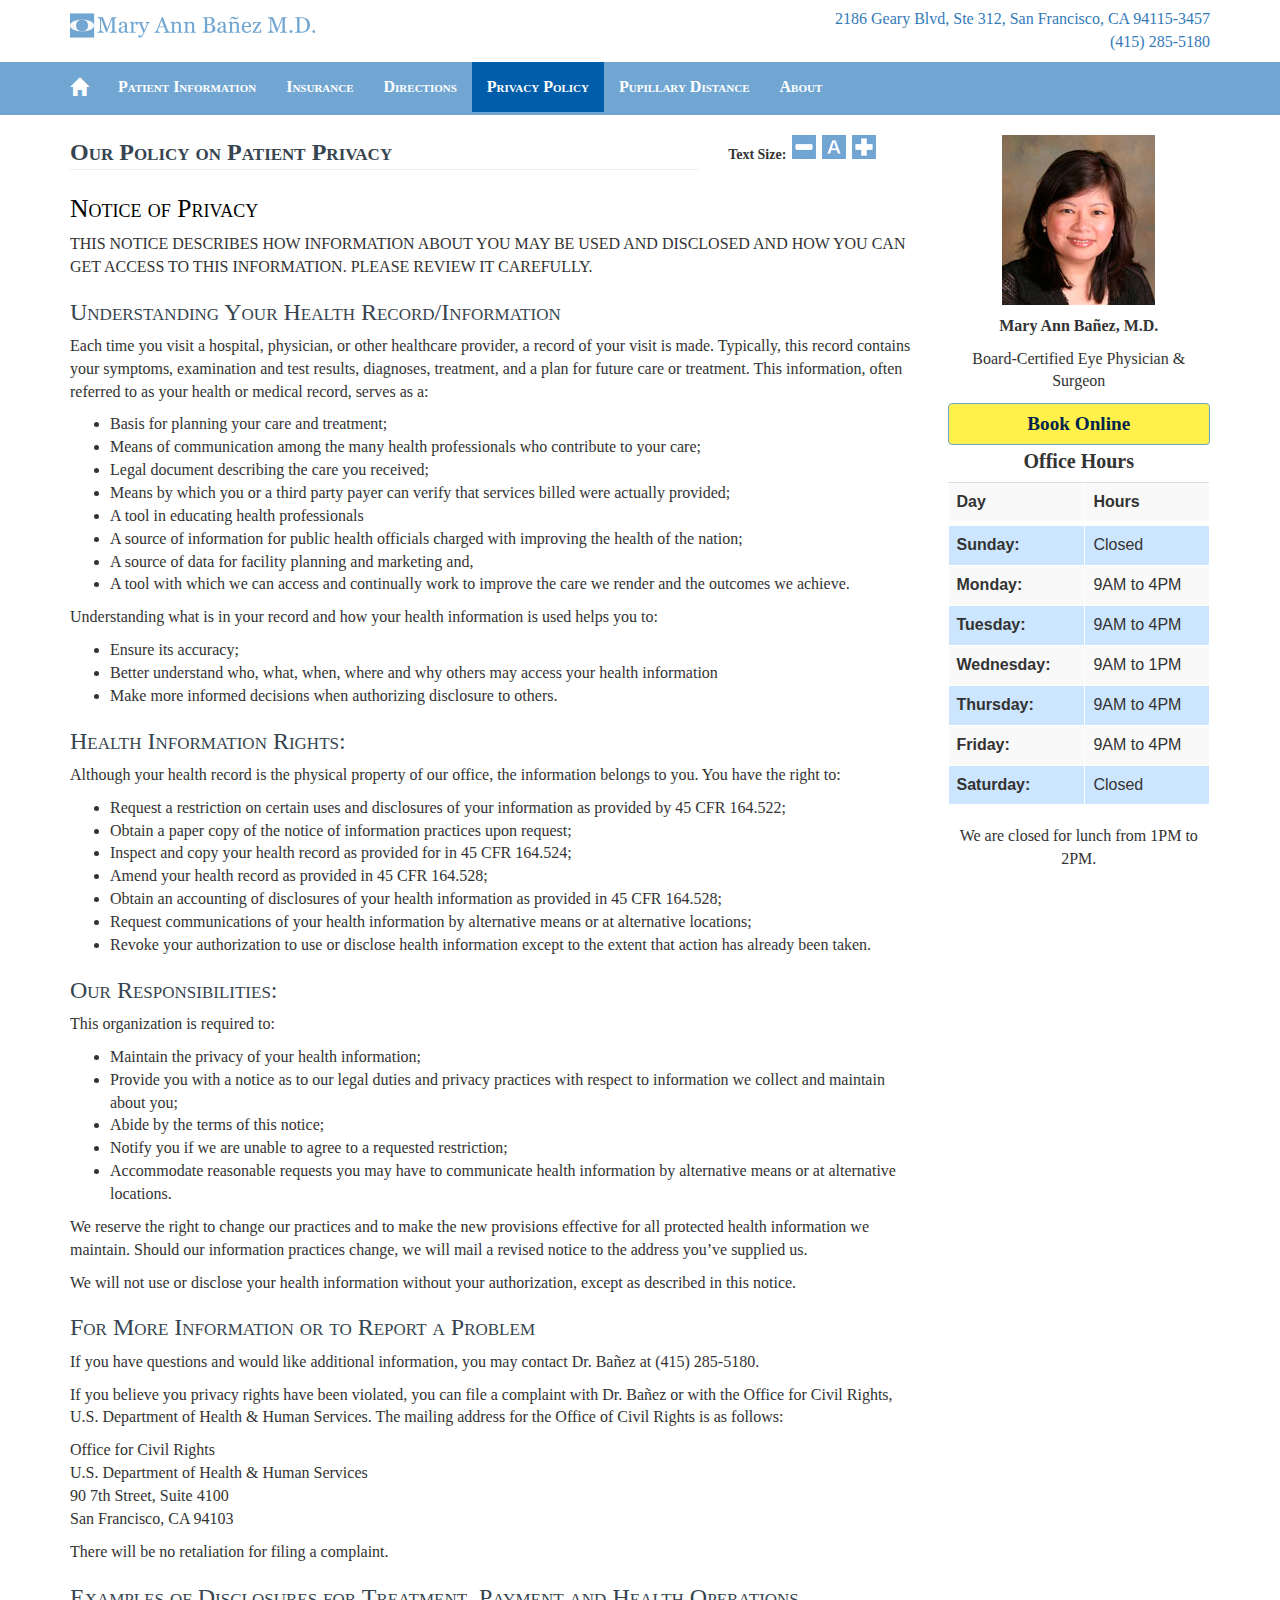
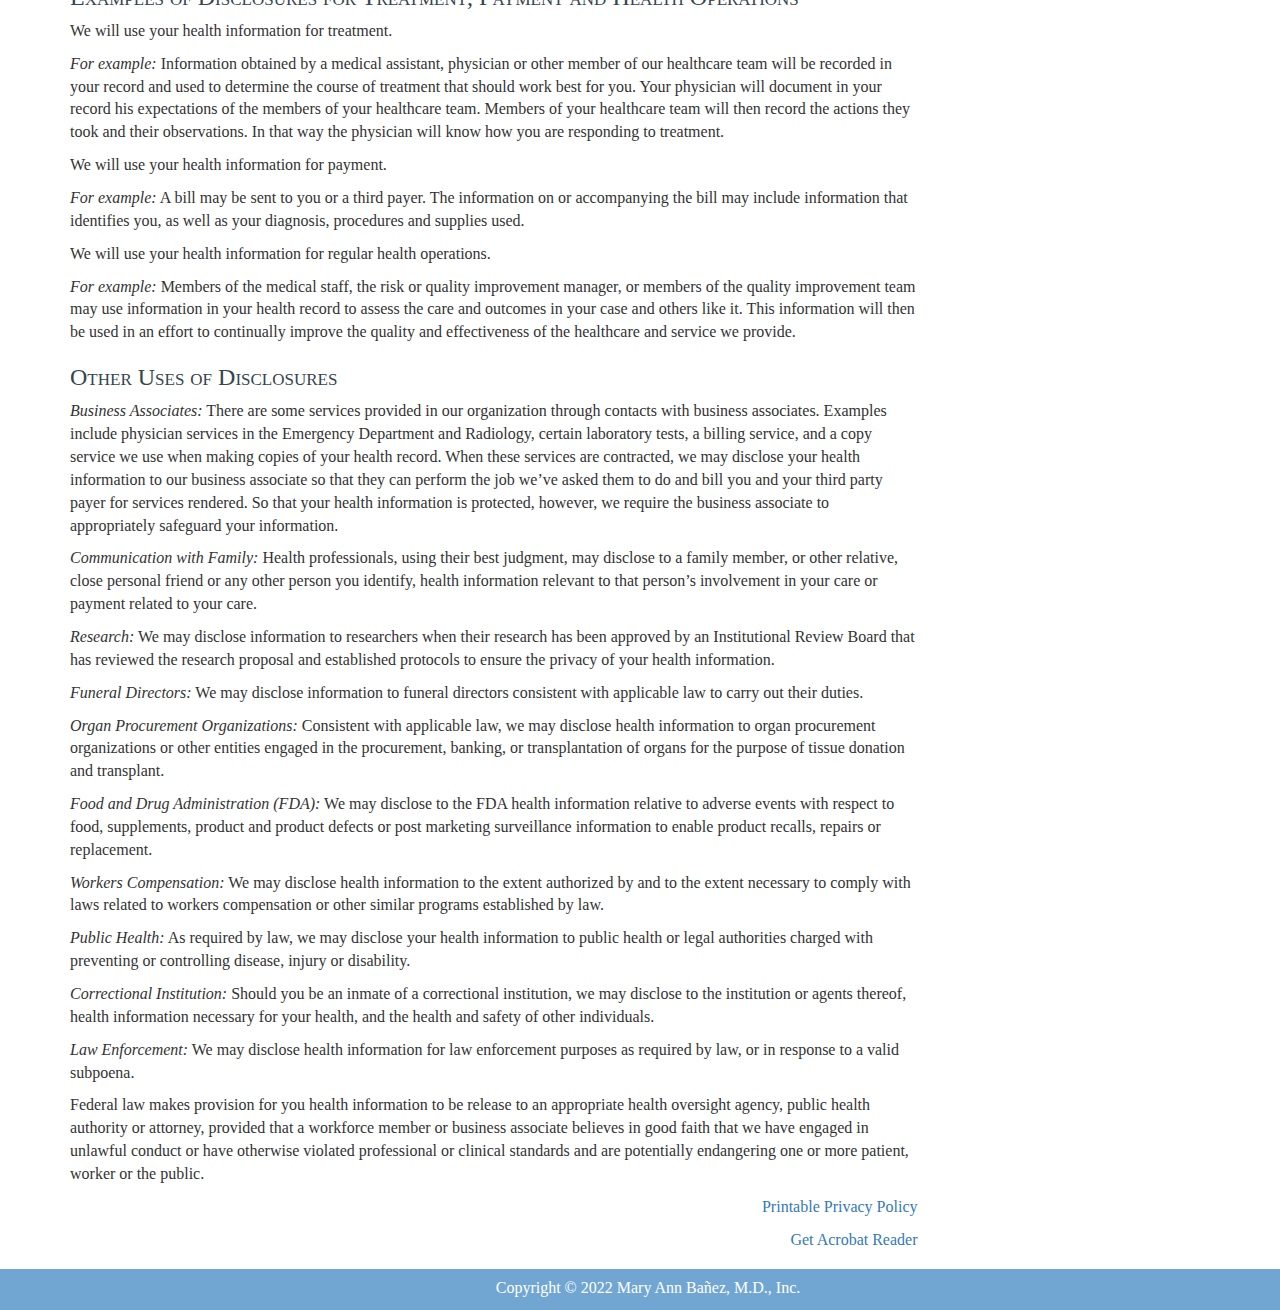
<file: privacy.html>
<!DOCTYPE html>
<html>
<head>
		<meta name="viewport" content="width=device-width, initial-scale=1.0">

		<title>Our Policy on Patient Privacy | Mary Ann Bañez MD</title>

		<meta name="description" content="">
		<meta http-equiv="content-type" content="text/html; charset=UTF-8">
		<meta http-equiv="content-type" content="application/xhtml+xml; charset=UTF-8">
		<meta http-equiv="content-style-type" content="text/css">

		<link rel="shortcut icon" type="image/x-icon" href="favicon.ico" />
		<link rel="icon" type="image/png" href="favicon.png" />
		<link rel="apple-touch-icon" href="apple-icon.png" />
		<link rel="icon" type="image/png" sizes="16x16" href="favicon16.png" />
		<link rel="icon" type="image/png" sizes="72x72" href="favicon72.png" />
		<link rel="icon" type="image/png" sizes="256x256" href="favicon256.png" />

		<link rel="stylesheet" href="https://maxcdn.bootstrapcdn.com/bootstrap/3.3.7/css/bootstrap.min.css" integrity="sha384-BVYiiSIFeK1dGmJRAkycuHAHRg32OmUcww7on3RYdg4Va+PmSTsz/K68vbdEjh4u" crossorigin="anonymous">

		<link rel="stylesheet" href="css/default.css" type="text/css" />

		<!-- Global Site Tag (gtag.js) - Google Analytics -->
		<script async src="https://www.googletagmanager.com/gtag/js?id=UA-34809641-1"></script>
		<script>
				window.dataLayer = window.dataLayer || [];
				function gtag(){dataLayer.push(arguments)};
				gtag('js', new Date());

				gtag('config', 'UA-34809641-1');
		</script>

</head>

	<body class="">

	<div class="header">
		<div class="container">
			<div class="row">
				<div class="col-xs-12 col-sm-7 col-md-7">

					<a href="index.html">
					<?xml version="1.0" encoding="UTF-8" standalone="no"?>
					<svg
						xmlns:dc="http://purl.org/dc/elements/1.1/"
						xmlns:cc="http://creativecommons.org/ns#"
						xmlns:rdf="http://www.w3.org/1999/02/22-rdf-syntax-ns#"
						xmlns:svg="http://www.w3.org/2000/svg"
						xmlns="http://www.w3.org/2000/svg"
						version="1.1"
						id="svg2"
						height="35"
						width="245.37808">
					<defs
						id="defs4" />
					<metadata
						id="metadata7">
						<rdf:RDF>
							<cc:Work
								rdf:about="">
							<dc:format>image/svg+xml</dc:format>
							<dc:type
								rdf:resource="http://purl.org/dc/dcmitype/StillImage" />
							<dc:title></dc:title>
							</cc:Work>
						</rdf:RDF>
					</metadata>
					<g
						transform="translate(0,-1057.7144)"
						id="layer1">
						<g
							transform="translate(-0.86181372,-30.5065)"
							id="g865">
							<rect
								style="color:#000000;clip-rule:nonzero;display:inline;overflow:visible;visibility:visible;opacity:1;isolation:auto;mix-blend-mode:normal;color-interpolation:sRGB;color-interpolation-filters:linearRGB;solid-color:#000000;solid-opacity:1;fill:#3771c8;fill-opacity:1;fill-rule:evenodd;stroke:#71a6d2;stroke-width:0.81390375;stroke-opacity:1;color-rendering:auto;image-rendering:auto;shape-rendering:auto;text-rendering:auto;enable-background:accumulate"
								id="rect1578"
								height="56.859062"
								x="75.742836"
								y="573.1145"
								ry="4.2452488"
								width="0" />
							<path
								style="fill:#71a6d2;fill-opacity:1;stroke:none;stroke-width:0.27260706"
								d="M 0.86181372,1093.6239 H 25.010083 v 24.1483 H 0.86181372 Z"
								id="rect3023-4-9-7-4-7-9-3-9" />
							<ellipse
								ry="6.0370617"
								rx="12.074123"
								cy="1105.6981"
								cx="12.935952"
								style="fill:#f9f9f9;fill-opacity:1;stroke:none;stroke-width:0.34075862"
								id="path3049-6-0-0-7-4-1-5" />
							<circle
								r="6.0370617"
								cy="1105.6981"
								cx="12.935955"
								style="fill:#71a6d2;fill-opacity:1;stroke:none;stroke-width:0.68151724"
								id="path3047-4-6-1-5-9-7-5-9" />
							<path
								id="path2638"
								style="font-style:normal;font-variant:normal;font-weight:normal;font-stretch:normal;font-size:22.41864967px;line-height:1.25;font-family:Georgia;-inkscape-font-specification:Georgia;text-align:center;letter-spacing:0px;word-spacing:0px;text-anchor:middle;fill:#71a6d2;fill-opacity:1;stroke:none;stroke-width:0.9341104"
								d="m 47.569938,1112.9576 h -6.863522 v -0.7772 q 0.372184,-0.011 0.952355,-0.077 0.591116,-0.066 0.810048,-0.1861 0.339345,-0.208 0.492598,-0.4707 0.164199,-0.2737 0.164199,-0.6787 v -11.2969 h -0.164199 l -5.298158,13.2345 h -0.54733 l -5.046386,-13.5081 h -0.142305 v 9.2717 q 0,1.3465 0.164199,2.047 0.175145,0.7006 0.525437,1.0071 0.240825,0.2299 0.996141,0.4379 0.755316,0.208 0.985195,0.2189 v 0.7772 h -6.272406 v -0.7772 q 0.492597,-0.044 1.028981,-0.1642 0.54733,-0.1204 0.842889,-0.3612 0.383131,-0.3065 0.525437,-0.9414 0.142306,-0.6349 0.142306,-2.1237 v -7.9472 q 0,-0.6896 -0.164199,-1.1275 -0.164199,-0.4379 -0.470704,-0.7115 -0.339345,-0.2956 -0.831942,-0.4379 -0.492598,-0.1423 -0.974248,-0.1642 v -0.7772 h 5.298157 l 4.444322,11.6472 3.798473,-9.7425 q 0.207985,-0.5364 0.350291,-1.1165 0.153252,-0.5912 0.164199,-0.7882 h 5.068279 v 0.7772 q -0.306505,0.011 -0.788156,0.098 -0.470704,0.088 -0.689636,0.1642 -0.372185,0.1314 -0.503544,0.4379 -0.131359,0.3065 -0.131359,0.6677 v 11.1984 q 0,0.3832 0.131359,0.6459 0.131359,0.2627 0.503544,0.4597 0.197039,0.1095 0.700583,0.208 0.503544,0.088 0.799102,0.099 z" />
							<path
								id="path2640"
								style="font-style:normal;font-variant:normal;font-weight:normal;font-stretch:normal;font-size:22.41864967px;line-height:1.25;font-family:Georgia;-inkscape-font-specification:Georgia;text-align:center;letter-spacing:0px;word-spacing:0px;text-anchor:middle;fill:#71a6d2;fill-opacity:1;stroke:none;stroke-width:0.9341104"
								d="m 59.611204,1112.7606 q -0.51449,0.1861 -0.908568,0.2956 -0.383131,0.1204 -0.875728,0.1204 -0.853836,0 -1.368326,-0.3941 -0.503544,-0.405 -0.64585,-1.1713 h -0.06568 q -0.711529,0.7882 -1.532524,1.2041 -0.810049,0.416 -1.959443,0.416 -1.215073,0 -2.003229,-0.7444 -0.777209,-0.7443 -0.777209,-1.9485 0,-0.6239 0.175146,-1.1165 0.175145,-0.4926 0.525437,-0.8867 0.273665,-0.3284 0.722476,-0.5802 0.448811,-0.2627 0.842889,-0.4159 0.492597,-0.1861 1.992282,-0.6897 1.510632,-0.5035 2.036069,-0.7881 v -1.0837 q 0,-0.1423 -0.06568,-0.5474 -0.05473,-0.405 -0.251772,-0.7662 -0.218932,-0.4051 -0.623956,-0.7006 -0.394078,-0.3065 -1.127501,-0.3065 -0.503544,0 -0.941408,0.1751 -0.426918,0.1642 -0.602063,0.3503 0,0.219 0.09852,0.6459 0.109466,0.4269 0.109466,0.7881 0,0.3832 -0.350291,0.7006 -0.339345,0.3175 -0.952355,0.3175 -0.54733,0 -0.810049,-0.3832 -0.251772,-0.394 -0.251772,-0.8757 0,-0.5035 0.350292,-0.9633 0.361238,-0.4598 0.930461,-0.821 0.492597,-0.3065 1.19318,-0.5145 0.700583,-0.2189 1.368326,-0.2189 0.919515,0 1.598204,0.1313 0.689637,0.1205 1.247914,0.5364 0.558277,0.4051 0.842888,1.1056 0.295559,0.6897 0.295559,1.7843 0,1.5654 -0.03284,2.7805 -0.03284,1.2041 -0.03284,2.6381 0,0.4269 0.142306,0.6787 0.153252,0.2518 0.459757,0.4269 0.164199,0.099 0.514491,0.1095 0.361238,0.011 0.733422,0.011 z m -3.820365,-5.7798 q -0.930462,0.2737 -1.631044,0.5364 -0.700583,0.2627 -1.302647,0.6568 -0.54733,0.3722 -0.864781,0.8866 -0.317452,0.5036 -0.317452,1.2042 0,0.9085 0.470704,1.3355 0.481651,0.4269 1.215073,0.4269 0.777209,0 1.368326,-0.3722 0.591117,-0.3831 0.996141,-0.8976 z" />
							<path
								id="path2642"
								style="font-style:normal;font-variant:normal;font-weight:normal;font-stretch:normal;font-size:22.41864967px;line-height:1.25;font-family:Georgia;-inkscape-font-specification:Georgia;text-align:center;letter-spacing:0px;word-spacing:0px;text-anchor:middle;fill:#71a6d2;fill-opacity:1;stroke:none;stroke-width:0.9341104"
								d="m 68.948662,1103.5545 q 0,0.5583 -0.273665,0.9961 -0.273666,0.427 -0.842889,0.427 -0.61301,0 -0.941408,-0.3175 -0.317452,-0.3174 -0.317452,-0.7006 0,-0.2408 0.03284,-0.4378 0.04379,-0.1971 0.07663,-0.3941 -0.51449,0 -1.204126,0.416 -0.689637,0.4159 -1.171287,1.1822 v 6.2833 q 0,0.3832 0.142306,0.624 0.153252,0.2408 0.470704,0.3612 0.273665,0.1095 0.700582,0.1642 0.437865,0.055 0.755316,0.077 v 0.7224 h -5.692235 v -0.7224 q 0.251772,-0.022 0.514491,-0.044 0.273665,-0.022 0.470704,-0.088 0.306505,-0.099 0.44881,-0.3393 0.153253,-0.2518 0.153253,-0.6459 v -6.6665 q 0,-0.3393 -0.164199,-0.6677 -0.153253,-0.3284 -0.437864,-0.5255 -0.207986,-0.1313 -0.492598,-0.186 -0.284611,-0.066 -0.61301,-0.088 v -0.7115 l 3.590487,-0.2409 0.153253,0.1533 v 1.5216 h 0.05473 q 0.678689,-0.8867 1.510631,-1.3465 0.831942,-0.4597 1.521579,-0.4597 0.689636,0 1.116554,0.4488 0.437864,0.4488 0.437864,1.2041 z" />
							<path
								id="path2644"
								style="font-style:normal;font-variant:normal;font-weight:normal;font-stretch:normal;font-size:22.41864967px;line-height:1.25;font-family:Georgia;-inkscape-font-specification:Georgia;text-align:center;letter-spacing:0px;word-spacing:0px;text-anchor:middle;fill:#71a6d2;fill-opacity:1;stroke:none;stroke-width:0.9341104"
								d="m 69.058127,1116.4824 q 0,-0.5473 0.295558,-0.8976 0.306505,-0.3393 0.755316,-0.3393 0.350292,0 0.602064,0.1313 0.251772,0.1314 0.44881,0.3394 0.1642,0.1642 0.350292,0.4488 0.186092,0.2846 0.295558,0.4707 0.547331,-0.2956 1.302646,-1.5435 0.766263,-1.2479 1.105608,-2.1893 -1.039928,-2.5943 -1.882817,-4.6414 -0.842888,-2.047 -1.762403,-4.2363 -0.207986,-0.5035 -0.700583,-0.7772 -0.492597,-0.2846 -0.985195,-0.3612 v -0.7225 h 4.925973 v 0.7663 q -0.328398,0.011 -0.788156,0.1423 -0.459757,0.1204 -0.459757,0.3393 0,0 0.05473,0.1642 0.06568,0.1642 0.109466,0.3175 0.415971,1.0837 1.269806,3.1307 0.853836,2.036 1.32454,3.2621 0.492597,-1.1713 1.018034,-2.4192 0.536384,-1.2589 1.19318,-2.9666 0.07663,-0.2079 0.218932,-0.5692 0.142306,-0.3722 0.142306,-0.6349 0,-0.2846 -0.503544,-0.5254 -0.492597,-0.2518 -0.941408,-0.3065 v -0.7006 h 4.006458 v 0.6787 q -0.328398,0.055 -0.864782,0.3831 -0.536383,0.3175 -0.799102,0.9086 -1.302646,3.0212 -2.320681,5.5061 -1.007087,2.4849 -1.532524,3.6562 -0.689637,1.5325 -1.236967,2.3863 -0.536384,0.8648 -1.050874,1.3574 -0.503544,0.4598 -0.919515,0.613 -0.405024,0.1642 -0.842889,0.1642 -0.853835,0 -1.346432,-0.405 -0.481651,-0.405 -0.481651,-0.9305 z" />
							<path
								id="path2646"
								style="font-style:normal;font-variant:normal;font-weight:normal;font-stretch:normal;font-size:22.41864967px;line-height:1.25;font-family:Georgia;-inkscape-font-specification:Georgia;text-align:center;letter-spacing:0px;word-spacing:0px;text-anchor:middle;fill:#71a6d2;fill-opacity:1;stroke:none;stroke-width:0.9341104"
								d="m 101.10979,1112.9576 h -6.469444 v -0.7772 q 0.853835,-0.055 1.412112,-0.2189 0.569223,-0.1642 0.569223,-0.405 0,-0.098 -0.02189,-0.2408 -0.02189,-0.1424 -0.06568,-0.2518 l -1.291699,-3.481 h -5.440463 q -0.306505,0.7662 -0.503544,1.3354 -0.186093,0.5693 -0.339345,1.0509 -0.142306,0.4707 -0.197039,0.7663 -0.05473,0.2955 -0.05473,0.4816 0,0.4379 0.689636,0.6787 0.689636,0.2408 1.554418,0.2846 v 0.7772 h -5.845488 v -0.7772 q 0.284612,-0.022 0.71153,-0.1204 0.426918,-0.1094 0.700583,-0.2846 0.437864,-0.2956 0.678689,-0.613 0.240826,-0.3284 0.470704,-0.8976 1.171287,-2.9228 2.583399,-6.568 1.412113,-3.6452 2.51772,-6.4913 h 0.875728 l 5.177745,13.3986 q 0.164199,0.4269 0.372185,0.6897 0.207985,0.2627 0.58017,0.5144 0.25178,0.1533 0.6568,0.2628 0.40502,0.099 0.67869,0.1094 z m -6.261459,-6.349 -2.35352,-6.0206 -2.309734,6.0206 z" />
							<path
								id="path2648"
								style="font-style:normal;font-variant:normal;font-weight:normal;font-stretch:normal;font-size:22.41864967px;line-height:1.25;font-family:Georgia;-inkscape-font-specification:Georgia;text-align:center;letter-spacing:0px;word-spacing:0px;text-anchor:middle;fill:#71a6d2;fill-opacity:1;stroke:none;stroke-width:0.9341104"
								d="m 113.3262,1112.9576 h -5.28721 v -0.7224 q 0.25177,-0.022 0.54733,-0.044 0.30651,-0.022 0.50355,-0.088 0.3065,-0.099 0.44881,-0.3393 0.15325,-0.2518 0.15325,-0.6459 v -5.5499 q 0,-1.1494 -0.54733,-1.7734 -0.53638,-0.6239 -1.31359,-0.6239 -0.58017,0 -1.06182,0.1861 -0.48166,0.1751 -0.85384,0.4378 -0.36124,0.2518 -0.58017,0.5474 -0.20799,0.2846 -0.3065,0.4597 v 6.2067 q 0,0.3722 0.15325,0.6131 0.15325,0.2408 0.45976,0.3721 0.22987,0.1095 0.49259,0.1642 0.27367,0.055 0.55828,0.077 v 0.7224 h -5.28721 v -0.7224 q 0.25177,-0.022 0.51449,-0.044 0.27366,-0.022 0.4707,-0.088 0.30651,-0.099 0.44881,-0.3393 0.15326,-0.2518 0.15326,-0.6459 v -6.6665 q 0,-0.3722 -0.1642,-0.6787 -0.15326,-0.3174 -0.43787,-0.5145 -0.20798,-0.1313 -0.49259,-0.186 -0.28462,-0.066 -0.61301,-0.088 v -0.7115 l 3.59048,-0.2409 0.15326,0.1533 v 1.5216 h 0.0547 q 0.26272,-0.2628 0.65679,-0.624 0.39408,-0.3722 0.74437,-0.6021 0.40503,-0.2627 0.96331,-0.4378 0.55827,-0.1752 1.25885,-0.1752 1.55442,0 2.29879,0.9743 0.75532,0.9633 0.75532,2.5724 v 5.6156 q 0,0.3832 0.13136,0.624 0.13136,0.2299 0.44881,0.3612 0.26272,0.1095 0.44881,0.1533 0.19704,0.044 0.53638,0.066 z" />
							<path
								id="path2650"
								style="font-style:normal;font-variant:normal;font-weight:normal;font-stretch:normal;font-size:22.41864967px;line-height:1.25;font-family:Georgia;-inkscape-font-specification:Georgia;text-align:center;letter-spacing:0px;word-spacing:0px;text-anchor:middle;fill:#71a6d2;fill-opacity:1;stroke:none;stroke-width:0.9341104"
								d="m 126.59349,1112.9576 h -5.28721 v -0.7224 q 0.25177,-0.022 0.54733,-0.044 0.30651,-0.022 0.50354,-0.088 0.30651,-0.099 0.44882,-0.3393 0.15325,-0.2518 0.15325,-0.6459 v -5.5499 q 0,-1.1494 -0.54733,-1.7734 -0.53639,-0.6239 -1.3136,-0.6239 -0.58017,0 -1.06182,0.1861 -0.48165,0.1751 -0.85383,0.4378 -0.36124,0.2518 -0.58017,0.5474 -0.20799,0.2846 -0.30651,0.4597 v 6.2067 q 0,0.3722 0.15326,0.6131 0.15325,0.2408 0.45975,0.3721 0.22988,0.1095 0.4926,0.1642 0.27367,0.055 0.55828,0.077 v 0.7224 h -5.28721 v -0.7224 q 0.25177,-0.022 0.51449,-0.044 0.27366,-0.022 0.4707,-0.088 0.30651,-0.099 0.44881,-0.3393 0.15325,-0.2518 0.15325,-0.6459 v -6.6665 q 0,-0.3722 -0.16419,-0.6787 -0.15326,-0.3174 -0.43787,-0.5145 -0.20798,-0.1313 -0.4926,-0.186 -0.28461,-0.066 -0.61301,-0.088 v -0.7115 l 3.59049,-0.2409 0.15325,0.1533 v 1.5216 h 0.0547 q 0.26271,-0.2628 0.65679,-0.624 0.39408,-0.3722 0.74437,-0.6021 0.40503,-0.2627 0.9633,-0.4378 0.55828,-0.1752 1.25886,-0.1752 1.55442,0 2.29879,0.9743 0.75532,0.9633 0.75532,2.5724 v 5.6156 q 0,0.3832 0.13136,0.624 0.13135,0.2299 0.44881,0.3612 0.26271,0.1095 0.44881,0.1533 0.19704,0.044 0.53638,0.066 z" />
							<path
								id="path2652"
								style="font-style:normal;font-variant:normal;font-weight:normal;font-stretch:normal;font-size:22.41864967px;line-height:1.25;font-family:Georgia;-inkscape-font-specification:Georgia;text-align:center;letter-spacing:0px;word-spacing:0px;text-anchor:middle;fill:#71a6d2;fill-opacity:1;stroke:none;stroke-width:0.9341104"
								d="m 144.66633,1105.7219 q 0.67869,0.4598 1.12751,1.2042 0.44881,0.7443 0.44881,1.8062 0,1.0837 -0.47071,1.8828 -0.4707,0.7991 -1.22602,1.3136 -0.73342,0.5035 -1.66388,0.7662 -0.91952,0.2627 -1.90471,0.2627 h -7.35612 v -0.7772 q 0.26272,-0.022 0.76626,-0.087 0.50355,-0.077 0.72248,-0.1752 0.33934,-0.1532 0.48165,-0.405 0.1423,-0.2627 0.1423,-0.6678 v -11.1655 q 0,-0.3722 -0.13136,-0.6568 -0.12041,-0.2846 -0.49259,-0.4597 -0.3284,-0.1642 -0.73343,-0.2518 -0.40502,-0.088 -0.67868,-0.1095 v -0.7772 h 7.17002 q 0.83194,0 1.58726,0.1642 0.76626,0.1642 1.4559,0.5802 0.64585,0.3831 1.06182,1.0399 0.41597,0.6568 0.41597,1.5982 0,0.821 -0.29556,1.4669 -0.29556,0.6349 -0.83194,1.0946 -0.50354,0.4379 -1.16034,0.7444 -0.64585,0.2955 -1.40117,0.4597 v 0.099 q 0.66775,0.077 1.48874,0.3393 0.83194,0.2518 1.47779,0.7115 z m -2.63813,-2.3425 q 0.40503,-0.4707 0.55828,-1.029 0.1642,-0.5583 0.1642,-1.3246 0,-1.2807 -0.70058,-2.0032 -0.70059,-0.7334 -2.21122,-0.7334 -0.35029,0 -0.88667,0.022 -0.52544,0.011 -0.88668,0.022 v 5.9659 h 1.39022 q 0.89762,0 1.53252,-0.2299 0.64585,-0.2299 1.03993,-0.6896 z m 1.51063,4.9588 q 0,-1.3793 -0.93046,-2.266 -0.91951,-0.8866 -2.63813,-0.8866 -0.70058,0 -1.18223,0.022 -0.48165,0.011 -0.72248,0.022 v 5.4733 q 0,0.6897 0.55828,1.04 0.55827,0.3503 1.55442,0.3503 1.63104,0 2.49582,-0.9524 0.86478,-0.9523 0.86478,-2.8023 z" />
							<path
								id="path2654"
								style="font-style:normal;font-variant:normal;font-weight:normal;font-stretch:normal;font-size:22.41864967px;line-height:1.25;font-family:Georgia;-inkscape-font-specification:Georgia;text-align:center;letter-spacing:0px;word-spacing:0px;text-anchor:middle;fill:#71a6d2;fill-opacity:1;stroke:none;stroke-width:0.9341104"
								d="m 158.26202,1112.7606 q -0.51449,0.1861 -0.90856,0.2956 -0.38314,0.1204 -0.87573,0.1204 -0.85384,0 -1.36833,-0.3941 -0.50354,-0.405 -0.64585,-1.1713 h -0.0657 q -0.71153,0.7882 -1.53252,1.2041 -0.81005,0.416 -1.95945,0.416 -1.21507,0 -2.00322,-0.7444 -0.77721,-0.7443 -0.77721,-1.9485 0,-0.6239 0.17514,-1.1165 0.17515,-0.4926 0.52544,-0.8867 0.27366,-0.3284 0.72248,-0.5802 0.44881,-0.2627 0.84288,-0.4159 0.4926,-0.1861 1.99229,-0.6897 1.51063,-0.5035 2.03607,-0.7881 v -1.0837 q 0,-0.1423 -0.0657,-0.5474 -0.0547,-0.405 -0.25178,-0.7662 -0.21893,-0.4051 -0.62395,-0.7006 -0.39408,-0.3065 -1.1275,-0.3065 -0.50355,0 -0.94141,0.1751 -0.42692,0.1642 -0.60206,0.3503 0,0.219 0.0985,0.6459 0.10947,0.4269 0.10947,0.7881 0,0.3832 -0.35029,0.7006 -0.33935,0.3175 -0.95236,0.3175 -0.54733,0 -0.81004,-0.3832 -0.25178,-0.394 -0.25178,-0.8757 0,-0.5035 0.3503,-0.9633 0.36123,-0.4598 0.93046,-0.821 0.49259,-0.3065 1.19318,-0.5145 0.70058,-0.2189 1.36832,-0.2189 0.91952,0 1.59821,0.1313 0.68963,0.1205 1.24791,0.5364 0.55828,0.4051 0.84289,1.1056 0.29556,0.6897 0.29556,1.7843 0,1.5654 -0.0328,2.7805 -0.0328,1.2041 -0.0328,2.6381 0,0.4269 0.1423,0.6787 0.15326,0.2518 0.45976,0.4269 0.1642,0.099 0.51449,0.1095 0.36124,0.011 0.73342,0.011 z m -3.82036,-5.7798 q -0.93046,0.2737 -1.63105,0.5364 -0.70058,0.2627 -1.30264,0.6568 -0.54733,0.3722 -0.86478,0.8866 -0.31746,0.5036 -0.31746,1.2042 0,0.9085 0.47071,1.3355 0.48165,0.4269 1.21507,0.4269 0.77721,0 1.36833,-0.3722 0.59111,-0.3831 0.99614,-0.8976 z" />
							<path
								id="path2656"
								style="font-style:normal;font-variant:normal;font-weight:normal;font-stretch:normal;font-size:22.41864967px;line-height:1.25;font-family:Georgia;-inkscape-font-specification:Georgia;text-align:center;letter-spacing:0px;word-spacing:0px;text-anchor:middle;fill:#71a6d2;fill-opacity:1;stroke:none;stroke-width:0.9341104"
								d="m 171.25564,1112.9576 h -5.28721 v -0.7224 q 0.25177,-0.022 0.54733,-0.044 0.3065,-0.022 0.50354,-0.088 0.30651,-0.099 0.44881,-0.3393 0.15326,-0.2518 0.15326,-0.6459 v -5.5499 q 0,-1.1494 -0.54734,-1.7734 -0.53638,-0.6239 -1.31359,-0.6239 -0.58017,0 -1.06182,0.1861 -0.48165,0.1751 -0.85383,0.4378 -0.36124,0.2518 -0.58017,0.5474 -0.20799,0.2846 -0.30651,0.4597 v 6.2067 q 0,0.3722 0.15325,0.6131 0.15326,0.2408 0.45976,0.3721 0.22988,0.1095 0.4926,0.1642 0.27366,0.055 0.55828,0.077 v 0.7224 h -5.28722 v -0.7224 q 0.25178,-0.022 0.51449,-0.044 0.27367,-0.022 0.47071,-0.088 0.3065,-0.099 0.44881,-0.3393 0.15325,-0.2518 0.15325,-0.6459 v -6.6665 q 0,-0.3722 -0.1642,-0.6787 -0.15325,-0.3174 -0.43786,-0.5145 -0.20799,-0.1313 -0.4926,-0.186 -0.28461,-0.066 -0.61301,-0.088 v -0.7115 l 3.59049,-0.2409 0.15325,0.1533 v 1.5216 h 0.0547 q 0.26272,-0.2628 0.6568,-0.624 0.39408,-0.3722 0.74437,-0.6021 0.40502,-0.2627 0.9633,-0.4378 0.55828,-0.1752 1.25886,-0.1752 1.55442,0 2.29879,0.9743 0.75531,0.9633 0.75531,2.5724 v 5.6156 q 0,0.3832 0.13136,0.624 0.13136,0.2299 0.44881,0.3612 0.26272,0.1095 0.44881,0.1533 0.19704,0.044 0.53639,0.066 z m -1.91566,-16.0586 q -0.10946,0.4159 -0.3284,0.8538 -0.21893,0.4379 -0.60206,0.8648 -0.39408,0.4269 -0.83194,0.6896 -0.42692,0.2518 -1.02898,0.2518 -0.62396,0 -1.09466,-0.1752 -0.47071,-0.186 -0.81005,-0.3831 -0.38313,-0.2189 -0.73342,-0.3941 -0.33935,-0.1751 -0.75532,-0.1751 -0.33934,0 -0.51449,0.088 -0.1642,0.088 -0.35029,0.2955 -0.17515,0.1971 -0.35029,0.5255 -0.17515,0.3174 -0.3284,0.5801 l -0.6349,-0.2736 q 0.10946,-0.3503 0.37218,-0.8429 0.26272,-0.4926 0.56922,-0.8648 0.3284,-0.3941 0.79911,-0.6677 0.4707,-0.2847 0.98519,-0.2847 0.61301,0 1.05087,0.1861 0.44882,0.1752 0.821,0.3832 0.41597,0.2298 0.70058,0.394 0.28461,0.1642 0.70059,0.1642 0.43786,0 0.70058,-0.099 0.27366,-0.1094 0.42692,-0.2955 0.17514,-0.208 0.28461,-0.4488 0.12041,-0.2409 0.28461,-0.624 z" />
							<path
								id="path2658"
								style="font-style:normal;font-variant:normal;font-weight:normal;font-stretch:normal;font-size:22.41864967px;line-height:1.25;font-family:Georgia;-inkscape-font-specification:Georgia;text-align:center;letter-spacing:0px;word-spacing:0px;text-anchor:middle;fill:#71a6d2;fill-opacity:1;stroke:none;stroke-width:0.9341104"
								d="m 182.1913,1110.418 q -0.67869,1.2917 -1.81714,2.058 -1.13844,0.7663 -2.61624,0.7663 -1.30264,0 -2.28784,-0.4598 -0.97424,-0.4598 -1.60915,-1.2479 -0.6349,-0.7882 -0.95235,-1.839 -0.30651,-1.0509 -0.30651,-2.2222 0,-1.0509 0.3284,-2.058 0.33935,-1.018 0.9852,-1.8281 0.62395,-0.7772 1.54347,-1.2479 0.93046,-0.4816 2.07985,-0.4816 1.18224,0 2.02512,0.3722 0.84289,0.3722 1.36833,1.018 0.50354,0.613 0.74437,1.445 0.25177,0.8319 0.25177,1.8061 v 0.7225 h -7.14813 q 0,1.0618 0.19704,1.9266 0.20798,0.8648 0.64585,1.5216 0.42691,0.6349 1.11655,1.0071 0.68964,0.3612 1.64199,0.3612 0.97425,0 1.67483,-0.4488 0.71153,-0.4597 1.36833,-1.642 z m -2.4192,-4.1159 q 0,-0.613 -0.10947,-1.3136 -0.0985,-0.7006 -0.32839,-1.1713 -0.25178,-0.5035 -0.68964,-0.821 -0.43787,-0.3174 -1.1275,-0.3174 -1.14939,0 -1.91566,0.9633 -0.75531,0.9523 -0.82099,2.66 z" />
							<path
								id="path2660"
								style="font-style:normal;font-variant:normal;font-weight:normal;font-stretch:normal;font-size:22.41864967px;line-height:1.25;font-family:Georgia;-inkscape-font-specification:Georgia;text-align:center;letter-spacing:0px;word-spacing:0px;text-anchor:middle;fill:#71a6d2;fill-opacity:1;stroke:none;stroke-width:0.9341104"
								d="m 192.01041,1112.9576 h -8.73539 v -0.5801 l 6.10821,-9.3265 h -1.51064 q -0.95235,0 -1.48873,0.033 -0.53639,0.033 -0.9852,0.2189 -0.3065,0.1204 -0.58017,0.6897 -0.26272,0.5692 -0.45976,1.4887 h -0.66774 v -3.3168 h 8.25374 v 0.4488 l -6.20672,9.4579 q 0.39407,0.011 0.86478,0.022 0.4707,0 1.01803,0 0.43787,0 0.90857,-0.011 0.48165,-0.011 1.22602,-0.055 0.43786,-0.022 0.6568,-0.2956 0.22988,-0.2736 0.35029,-0.6239 0.12041,-0.3175 0.28461,-0.8758 0.17515,-0.5582 0.3065,-1.0837 h 0.6568 z" />
							<path
								id="path2662"
								style="font-style:normal;font-variant:normal;font-weight:normal;font-stretch:normal;font-size:22.41864967px;line-height:1.25;font-family:Georgia;-inkscape-font-specification:Georgia;text-align:center;letter-spacing:0px;word-spacing:0px;text-anchor:middle;fill:#71a6d2;fill-opacity:1;stroke:none;stroke-width:0.9341104"
								d="m 217.81156,1112.9576 h -6.86352 v -0.7772 q 0.37218,-0.011 0.95235,-0.077 0.59112,-0.066 0.81005,-0.1861 0.33935,-0.208 0.4926,-0.4707 0.1642,-0.2737 0.1642,-0.6787 v -11.2969 h -0.1642 l -5.29816,13.2345 h -0.54733 l -5.04638,-13.5081 h -0.14231 v 9.2717 q 0,1.3465 0.1642,2.047 0.17515,0.7006 0.52544,1.0071 0.24082,0.2299 0.99614,0.4379 0.75531,0.208 0.98519,0.2189 v 0.7772 h -6.2724 v -0.7772 q 0.49259,-0.044 1.02898,-0.1642 0.54733,-0.1204 0.84289,-0.3612 0.38313,-0.3065 0.52543,-0.9414 0.14231,-0.6349 0.14231,-2.1237 v -7.9472 q 0,-0.6896 -0.1642,-1.1275 -0.1642,-0.4379 -0.4707,-0.7115 -0.33935,-0.2956 -0.83195,-0.4379 -0.49259,-0.1423 -0.97424,-0.1642 v -0.7772 h 5.29815 l 4.44433,11.6472 3.79847,-9.7425 q 0.20798,-0.5364 0.35029,-1.1165 0.15325,-0.5912 0.1642,-0.7882 h 5.06828 v 0.7772 q -0.30651,0.011 -0.78816,0.098 -0.4707,0.088 -0.68963,0.1642 -0.37219,0.1314 -0.50355,0.4379 -0.13136,0.3065 -0.13136,0.6677 v 11.1984 q 0,0.3832 0.13136,0.6459 0.13136,0.2627 0.50355,0.4597 0.19703,0.1095 0.70058,0.208 0.50354,0.088 0.7991,0.099 z" />
							<path
								id="path2664"
								style="font-style:normal;font-variant:normal;font-weight:normal;font-stretch:normal;font-size:22.41864967px;line-height:1.25;font-family:Georgia;-inkscape-font-specification:Georgia;text-align:center;letter-spacing:0px;word-spacing:0px;text-anchor:middle;fill:#71a6d2;fill-opacity:1;stroke:none;stroke-width:0.9341104"
								d="m 223.38339,1111.6988 q 0,0.613 -0.44882,1.0509 -0.43786,0.4269 -1.05087,0.4269 -0.61301,0 -1.06182,-0.4269 -0.43787,-0.4379 -0.43787,-1.0509 0,-0.613 0.43787,-1.0509 0.44881,-0.4488 1.06182,-0.4488 0.61301,0 1.05087,0.4488 0.44882,0.4379 0.44882,1.0509 z" />
							<path
								id="path2666"
								style="font-style:normal;font-variant:normal;font-weight:normal;font-stretch:normal;font-size:22.41864967px;line-height:1.25;font-family:Georgia;-inkscape-font-specification:Georgia;text-align:center;letter-spacing:0px;word-spacing:0px;text-anchor:middle;fill:#71a6d2;fill-opacity:1;stroke:none;stroke-width:0.9341104"
								d="m 240.83228,1105.2841 q 0,1.9813 -0.74437,3.4372 -0.74437,1.4559 -1.93755,2.3864 -1.20413,0.9304 -2.70382,1.3902 -1.49968,0.4597 -3.09788,0.4597 h -6.43661 v -0.7772 q 0.31745,0 0.821,-0.055 0.51449,-0.066 0.67869,-0.1423 0.32839,-0.1423 0.4707,-0.416 0.15325,-0.2846 0.15325,-0.6787 v -11.2093 q 0,-0.3722 -0.13136,-0.6677 -0.12041,-0.2956 -0.49259,-0.4707 -0.33935,-0.1642 -0.73343,-0.2409 -0.39407,-0.077 -0.67869,-0.098 v -0.7772 h 6.7869 q 1.40116,0 2.75854,0.4379 1.35738,0.4269 2.36447,1.1603 1.36833,0.9743 2.14554,2.5506 0.77721,1.5763 0.77721,3.7109 z m -2.68192,-0.011 q 0,-1.5653 -0.41597,-2.8242 -0.41598,-1.2698 -1.21508,-2.2112 -0.75531,-0.8976 -1.86092,-1.4121 -1.09466,-0.5145 -2.44109,-0.5145 -0.44882,0 -1.01804,0.022 -0.55828,0.011 -0.83194,0.022 v 11.9427 q 0,0.9962 0.58017,1.3793 0.58017,0.3831 1.7843,0.3831 1.39022,0 2.43014,-0.4926 1.03993,-0.4926 1.68578,-1.3683 0.67869,-0.9195 0.98519,-2.1236 0.31746,-1.2151 0.31746,-2.8024 z" />
							<path
								id="path2668"
								style="font-style:normal;font-variant:normal;font-weight:normal;font-stretch:normal;font-size:22.41864967px;line-height:1.25;font-family:Georgia;-inkscape-font-specification:Georgia;text-align:center;letter-spacing:0px;word-spacing:0px;text-anchor:middle;fill:#71a6d2;fill-opacity:1;stroke:none;stroke-width:0.9341104"
								d="m 246.23989,1111.6988 q 0,0.613 -0.44881,1.0509 -0.43786,0.4269 -1.05087,0.4269 -0.61301,0 -1.06182,-0.4269 -0.43787,-0.4379 -0.43787,-1.0509 0,-0.613 0.43787,-1.0509 0.44881,-0.4488 1.06182,-0.4488 0.61301,0 1.05087,0.4488 0.44881,0.4379 0.44881,1.0509 z" />
						</g>
					</g>
					</svg>
					</a>

				</div>
				<div class="col-xs-12 col-sm-5 col-md-5">
					<div class="contactinfo">
						<p style="margin: 0px;"><a title="Click here to get directions to our office." href="directions.html">2186 Geary Blvd, Ste 312, San Francisco, CA 94115-3457</a></p>
						<p style="margin: 0px;"><a title="Call us." href="tel:1-415-285-5180" >(415)&nbsp;285-5180</a></p>
					</div>
				</div>
			</div>
		</div>
	</div>

	<div role="navigation" class="navbar navbar-inverse navbar-fixed-top">
		<div class="container">
			<div class="navbar-header">
					<button data-target=".navbar-collapse" data-toggle="collapse" class="navbar-toggle" type="button">
						<span class="sr-only">Toggle navigation</span>
						<span class="icon-bar"></span>
						<span class="icon-bar"></span>
						<span class="icon-bar"></span>
					</button>

					<a href="index.html" class="navbar-brand" title="Welcome" data-placement="bottom">
						<i class="glyphicon glyphicon-home"></i>
					</a>
			</div>
			<div class="navbar-collapse collapse">
				<ul class="nav navbar-nav">
					<li class="">
						<a href="patient-information.html">Patient Information</a>
					</li>
					<li class="">
						<a href="insurance.html">Insurance</a>
					</li>
					<li class="">
						<a href="directions.html">Directions</a>
					</li>
					<li class="active">
						<a href="privacy.html">Privacy Policy</a>
					</li>
					<li class="">
						<a href="pupillary-distance.html">Pupillary Distance</a>
					</li>
					<li class="">
						<a href="about.html">About</a>
					</li>
				</ul>
			</div>
		</div>
	</div>

	<div class="main container">
		<div class="row">
			<div class="col-xs-12 col-sm-8 col-md-9 col-lg-9">

				<div class="row">
				<div class="col-xs-12 col-sm-6 col-md-9">
					<div class="page-header">
						Our Policy on Patient Privacy
					</div>
				</div>
				<div class="col-xs-12 col-sm-6 col-md-3">
					<div class="menu-textsize">
					<ul>
						<li><p id="no"><b>Text Size:</b></p></li>
						<li><a title="Shrink text" alt="Shrink text size" href="#" onclick="javascript:changeFontSize(-.1);" style="font-size: 1.4em;">
							<?xml version="1.0" encoding="UTF-8" standalone="no"?>
							<svg
								xmlns:dc="http://purl.org/dc/elements/1.1/"
								xmlns:cc="http://creativecommons.org/ns#"
								xmlns:rdf="http://www.w3.org/1999/02/22-rdf-syntax-ns#"
								xmlns:svg="http://www.w3.org/2000/svg"
								xmlns="http://www.w3.org/2000/svg"
								version="1.1"
								id="svg2"
								height="0.25in"
								width="0.25in">
							<defs
								id="defs4" />
							<metadata
								id="metadata7">
								<rdf:RDF>
									<cc:Work
										rdf:about="">
									<dc:format>image/svg+xml</dc:format>
									<dc:type
										rdf:resource="http://purl.org/dc/dcmitype/StillImage" />
									<dc:title></dc:title>
									</cc:Work>
								</rdf:RDF>
							</metadata>
							<g
								transform="translate(-153.49999,-561.01996)"
								id="layer1">
								<path
									id="rect816-0-5"
									d="m 154.21065,561.08214 c -0.35933,0 -0.64848,0.28914 -0.64848,0.64847 v 22.5787 c 0,0.35933 0.28915,0.64848 0.64848,0.64848 h 22.5787 c 0.35933,0 0.64847,-0.28915 0.64847,-0.64848 v -22.5787 c 0,-0.35933 -0.28914,-0.64847 -0.64847,-0.64847 z m 4.16163,9.03609 h 14.25544 c 0.87337,0 1.57625,0.7041 1.57625,1.57746 v 2.64975 c 0,0.87336 -0.70288,1.57625 -1.57625,1.57625 h -14.25544 c -0.87337,0 -1.57746,-0.70289 -1.57746,-1.57625 v -2.64975 c 0,-0.87336 0.70409,-1.57746 1.57746,-1.57746 z"
									style="color:#000000;clip-rule:nonzero;display:inline;overflow:visible;visibility:visible;opacity:1;isolation:auto;mix-blend-mode:normal;color-interpolation:sRGB;color-interpolation-filters:linearRGB;solid-color:#000000;solid-opacity:1;fill:#71a6d2;fill-opacity:1;fill-rule:evenodd;stroke:#3771c8;stroke-width:0.12435111;stroke-linejoin:round;stroke-opacity:1;color-rendering:auto;image-rendering:auto;shape-rendering:auto;text-rendering:auto;enable-background:accumulate" />
							</g>
							</svg>
						</a></li>
						<li><a title="Reset text to default size" alt="Reset text size" href="#" onclick="javascript:resetFontSize();" style="font-size: 1.4em;">
							<?xml version="1.0" encoding="UTF-8" standalone="no"?>
							<svg
								xmlns:dc="http://purl.org/dc/elements/1.1/"
								xmlns:cc="http://creativecommons.org/ns#"
								xmlns:rdf="http://www.w3.org/1999/02/22-rdf-syntax-ns#"
								xmlns:svg="http://www.w3.org/2000/svg"
								xmlns="http://www.w3.org/2000/svg"
								version="1.1"
								id="svg2"
								height="24.001207"
								width="24.000008">
							<defs
								id="defs4" />
							<metadata
								id="metadata7">
								<rdf:RDF>
									<cc:Work
										rdf:about="">
									<dc:format>image/svg+xml</dc:format>
									<dc:type
										rdf:resource="http://purl.org/dc/dcmitype/StillImage" />
									<dc:title></dc:title>
									</cc:Work>
								</rdf:RDF>
							</metadata>
							<g
								transform="translate(-556.70077,-714.61876)"
								id="layer1">
								<path
									id="rect816"
									d="m 557.41146,714.68094 c -0.35934,0 -0.64851,0.28916 -0.64851,0.6485 v 22.57984 c 0,0.35934 0.28917,0.64851 0.64851,0.64851 h 22.57863 c 0.35934,0 0.64851,-0.28917 0.64851,-0.64851 v -22.57984 c 0,-0.35934 -0.28917,-0.6485 -0.64851,-0.6485 z m 9.60855,5.09452 h 3.38097 l 4.97429,13.68901 h -2.8369 l -1.21443,-3.49755 h -5.21718 l -1.21443,3.49755 h -2.86605 z m 1.69048,2.10824 -0.0583,0.21374 c -0.0648,0.23316 -0.1425,0.49872 -0.23317,0.79666 -0.0907,0.29795 -0.64769,1.93661 -1.67105,4.916 h 3.93474 l -1.35045,-3.93474 -0.41776,-1.32129 z"
									style="color:#000000;clip-rule:nonzero;display:inline;overflow:visible;visibility:visible;opacity:1;isolation:auto;mix-blend-mode:normal;color-interpolation:sRGB;color-interpolation-filters:linearRGB;solid-color:#000000;solid-opacity:1;fill:#71a6d2;fill-opacity:1;fill-rule:evenodd;stroke:#3771c8;stroke-width:0.12435737;stroke-linejoin:round;stroke-opacity:1;color-rendering:auto;image-rendering:auto;shape-rendering:auto;text-rendering:auto;enable-background:accumulate" />
							</g>
							</svg>
						</a></li>
						<li><a title="Enlarge text" alt="Enlarge text size" href="#" onclick="javascript:changeFontSize(.1);" style="font-size: 1.4em;">
							<?xml version="1.0" encoding="UTF-8" standalone="no"?>
							<svg
								xmlns:dc="http://purl.org/dc/elements/1.1/"
								xmlns:cc="http://creativecommons.org/ns#"
								xmlns:rdf="http://www.w3.org/1999/02/22-rdf-syntax-ns#"
								xmlns:svg="http://www.w3.org/2000/svg"
								xmlns="http://www.w3.org/2000/svg"
								version="1.1"
								id="svg2"
								height="24.000002"
								width="24.000002">
							<defs
								id="defs4" />
							<metadata
								id="metadata7">
								<rdf:RDF>
									<cc:Work
										rdf:about="">
									<dc:format>image/svg+xml</dc:format>
									<dc:type
										rdf:resource="http://purl.org/dc/dcmitype/StillImage" />
									<dc:title></dc:title>
									</cc:Work>
								</rdf:RDF>
							</metadata>
							<g
								transform="translate(-614.2996,-599.41996)"
								id="layer1">
								<path
									id="rect816-0"
									d="m 615.01026,599.48214 c -0.35933,0 -0.64848,0.28914 -0.64848,0.64847 v 22.5787 c 0,0.35933 0.28915,0.64848 0.64848,0.64848 h 22.5787 c 0.35933,0 0.64847,-0.28915 0.64847,-0.64848 v -22.5787 c 0,-0.35933 -0.28914,-0.64847 -0.64847,-0.64847 z m 8.38762,3.23385 h 5.80346 v 5.80224 h 5.80345 v 5.80346 h -5.80345 v 5.80345 h -5.80346 v -5.80345 h -5.80224 v -5.80346 h 5.80224 z"
									style="color:#000000;clip-rule:nonzero;display:inline;overflow:visible;visibility:visible;opacity:1;isolation:auto;mix-blend-mode:normal;color-interpolation:sRGB;color-interpolation-filters:linearRGB;solid-color:#000000;solid-opacity:1;fill:#71a6d2;fill-opacity:1;fill-rule:evenodd;stroke:#3771c8;stroke-width:0.12435107;stroke-linejoin:round;stroke-miterlimit:4;stroke-dasharray:none;stroke-opacity:1;color-rendering:auto;image-rendering:auto;shape-rendering:auto;text-rendering:auto;enable-background:accumulate" />
							</g>
							</svg>
						</a></li>
					</ul>
				</div>

				</div>
			</div>

				<div class="body-content">
						<div class="rich-text">
							<h1>Notice of Privacy</h1>
							<p>THIS NOTICE DESCRIBES HOW INFORMATION ABOUT YOU MAY BE USED AND DISCLOSED AND HOW YOU CAN GET ACCESS TO THIS INFORMATION. PLEASE REVIEW IT CAREFULLY.</p>
							<h2>Understanding Your Health Record/Information</h2>
				 			<p>Each time you visit a hospital, physician, or other healthcare provider, a record of your visit is made. Typically, this record contains your symptoms, examination and test results, diagnoses, treatment, and a plan for future care or treatment. This information, often referred to as your health or medical record, serves as a:</p>

							<div id="inline-list">
							<ul class="b">
								<li>Basis for planning your care and treatment;</li>
								<li>Means of communication among the many health professionals who contribute to your care;</li>
								<li>Legal document describing the care you received;</li>
								<li>Means by which you or a third party payer can verify that services billed were actually provided;</li>
								<li>A tool in educating health professionals</li>
								<li>A source of information for public health officials charged with improving the health of the nation;</li>
								<li>A source of data for facility planning and marketing and,</li>
								<li>A tool with which we can access and continually work to improve the care we render and the outcomes we achieve.</li>
							</ul>
							</div>

				 			<p>Understanding what is in your record and how your health information is used helps you to:</p>

				 			<div id="inline-list">
							<ul class="b">
								<li>Ensure its accuracy;</li>
								<li>Better understand who, what, when, where and why others may access your health information</li>
								<li>Make more informed decisions when authorizing disclosure to others.</li>
							</ul>
							</div>

				 			<h2>Health Information Rights:</h2>
				 			<p>Although your health record is the physical property of our office, the information belongs to you. You have the right to:</p>

							<div id="inline-list">
							<ul class="b">
								<li>Request a restriction on certain uses and disclosures of your information as provided by 45 CFR 164.522;</li>
								<li>Obtain a paper copy of the notice of information practices upon request;</li>
								<li>Inspect and copy your health record as provided for in 45 CFR 164.524;</li>
								<li>Amend your health record as provided in 45 CFR 164.528;</li>
								<li>Obtain an accounting of disclosures of your health information as provided in 45 CFR 164.528;</li>
								<li>Request communications of your health information by alternative means or at alternative locations;</li>
								<li>Revoke your authorization to use or disclose health information except to the extent that action has already been taken.</li>
							</ul>
							</div>

				 			<h2>Our Responsibilities:</h2>
				 			<p>This organization is required to:</p>

							<div id="inline-list">
							<ul class="b">
				 				<li>Maintain the privacy of your health information;</li>
								<li>Provide you with a notice as to our legal duties and privacy practices with respect to information we collect and maintain about you;</li>
								<li>Abide by the terms of this notice;</li>
								<li>Notify you if we are unable to agree to a requested restriction;</li>
								<li>Accommodate reasonable requests you may have to communicate health information by alternative means or at alternative locations.</li>
							</ul>
							</div>


				 			<p>We reserve the right to change our practices and to make the new provisions effective for all protected health information we maintain. Should our information practices change, we will mail a revised notice to the address you’ve supplied us.</p>
							<p>We will not use or disclose your health information without your authorization, except as described in this notice.</p>
				 			<h2>For More Information or to Report a Problem</h2>

				  			<p>If you have questions and would like additional information, you may contact Dr. Bañez at (415)&nbsp;285-5180.</p>
				 			<p>If you believe you privacy rights have been violated, you can file a complaint with Dr. Bañez or with the Office for Civil Rights, U.S. Department of Health & Human Services.  The mailing address for the Office of Civil Rights is as follows:</p>

				 			<p>Office for Civil Rights<br />U.S. Department of Health & Human Services<br />90 7th Street, Suite 4100<br/>San Francisco, CA 94103</p>

				 			<p>There will be no retaliation for filing a complaint.</p>
				 			<h2>Examples of Disclosures for Treatment, Payment and Health Operations</h2>

				 			<p>We will use your health information for treatment.</p>
				 			<p><i>For example:</i> Information obtained by a medical assistant, physician or other member of our healthcare team will be recorded in your record and used to determine the course of treatment that should work best for you. Your physician will document in your record his expectations of the members of your healthcare team. Members of your healthcare team will then record the actions they took and their observations. In that way the physician will know how you are responding to treatment.</p>
				 			<p>We will use your health information for payment.</p>
				 			<p><i>For example:</i> A bill may be sent to you or a third payer. The information on or accompanying the bill may include information that identifies you, as well as your diagnosis, procedures and supplies used.</p>
				 			<p>We will use your health information for regular health operations.</p>
				 			<p><i>For example:</i> Members of the medical staff, the risk or quality improvement manager, or members of the quality improvement team may use information in your health record to assess the care and outcomes in your case and others like it. This information will then be used in an effort to continually improve the quality and effectiveness of the healthcare and service we provide.</p>

				 			<h2>Other Uses of Disclosures</h2>
				 			<p><i>Business Associates:</i>  There are some services provided in our organization through contacts with business associates. Examples include physician services in the Emergency Department and Radiology, certain laboratory tests, a billing service, and a copy service we use when making copies of your health record. When these services are contracted, we may disclose your health information to our business associate so that they can perform the job we’ve asked them to do and bill you and your third party payer for services rendered. So that your health information is protected, however, we require the business associate to appropriately safeguard your information.
				 			<p><i>Communication with Family:</i>  Health professionals, using their best judgment, may disclose to a family member, or other relative, close personal friend or any other person you identify, health information relevant to that person’s involvement in your care or payment related to your care.
				 			<p><i>Research:</i>  We may disclose information to researchers when their research has been approved by an Institutional Review Board that has reviewed the research proposal and established protocols to ensure the privacy of your health information.
				 			<p><i>Funeral Directors:</i>  We may disclose information to funeral directors consistent with applicable law to carry out their duties.
				 			<p><i>Organ Procurement Organizations:</i>  Consistent with applicable law, we may disclose health information to organ procurement organizations or other entities engaged in the procurement, banking, or transplantation of organs for the purpose of tissue donation and transplant.
				 			<p><i>Food and Drug Administration (FDA):</i>  We may disclose to the FDA health information relative to adverse events with respect to food, supplements, product and product defects or post marketing surveillance information to enable product recalls, repairs or replacement.
				 			<p><i>Workers Compensation:</i>  We may disclose health information to the extent authorized by and to the extent necessary to comply with laws related to workers compensation or other similar programs established by law.
				 			<p><i>Public Health:</i>  As required by law, we may disclose your health information to public health or legal authorities charged with preventing or controlling disease, injury or disability.
				 			<p><i>Correctional Institution:</i>  Should you be an inmate of a correctional institution, we may disclose to the institution or agents thereof, health information necessary for your health, and the health and safety of other individuals.
				 			<p><i>Law Enforcement:</i>  We may disclose health information for law enforcement purposes as required by law, or in response to a valid subpoena.

							<p>Federal law makes provision for you health information to be release to an appropriate health oversight agency, public health authority or attorney, provided that a workforce member or business associate believes in good faith that we have engaged in unlawful conduct or have otherwise violated professional or clinical standards and are potentially endangering one or more patient, worker or the public.</p>

							<p style="text-align:right;"><a title="Click here for a printable copy of our privacy policy." href="docs/PrivacyPolicy.pdf">Printable Privacy Policy</a></p>
							<p style="text-align:right;"><a title="Click here to download a copy of Acrobat Reader from Adobe." href="http://get.adobe.com/reader/">Get Acrobat Reader</a></p>

						</div>
				</div>
			</div>

			<div class="col-xs-12 col-sm-4 col-md-3 col-lg-3">
				<div id="leftsidepanel">
					<p><img title="Dr. Mary Ann Bañez" src="images/imgDrBanez.jpg" alt="Photograph of Dr. Mary Ann Bañez" id="image" class="raw_image"/></p>
					<p><b>Mary Ann Bañez, M.D.</b></p>
					<p>Board-Certified Eye Physician & Surgeon</p>
					<div id="zocdoc"><a style='display: block' href='https://www.zocdoc.com/practice/mary-ann-ba-ez-m-d-25509' class='zd-plugin btn btn-info' data-type='book-button' data-practice-id='25509' title='Mary Ann Bañez, M.D.' role="button" >Book Online</a></div>
					<h3 style="margin-top:5px; text-align:center;">Office Hours</h3>
					<table class="table table-striped">
					<tr>
					<th>Day</th>
					<th>Hours</th>
					</tr>
					<tr>
					<td><b>Sunday:&nbsp;</b></td>
					<td>Closed</td>
					</tr>
					<tr>
					<td><b>Monday:&nbsp;</b></td>
					<td>9AM to 4PM</td>
					</tr>
					<tr>
					<td><b>Tuesday:&nbsp;</b></td>
					<td>9AM to 4PM</td>
					</tr>

					<tr>
					<td><b>Wednesday:&nbsp;</b></td>
					<td>9AM to 1PM</td>
					</tr>
					<tr>
					<td><b>Thursday:&nbsp;</b></td>
					<td>9AM to 4PM</td>
					</tr>
					<tr>
					<td><b>Friday:&nbsp;</b></td>
					<td>9AM to 4PM</td>
					</tr>
					<tr>
					<td><b>Saturday:&nbsp;</b></td>
					<td>Closed</td>
					</tr>
					</table>
					<p>We are closed for lunch from 1PM to 2PM.</p>
				</div>

			</div>
		</div>
	</div>

	<script>(function (d) {var script = d.createElement('script'); script.type = 'text/javascript'; script.async = true; script.src = 'https://offsiteschedule.zocdoc.com/plugin/embed';var s = d.getElementsByTagName('script')[0]; s.parentNode.insertBefore(script, s);})(document);</script>
	<script src="https://code.jquery.com/jquery-3.6.0.min.js" integrity="sha256-/xUj+3OJU5yExlq6GSYGSHk7tPXikynS7ogEvDej/m4=" crossorigin="anonymous"></script>
	<script src="https://maxcdn.bootstrapcdn.com/bootstrap/3.3.7/js/bootstrap.min.js" integrity="sha384-Tc5IQib027qvyjSMfHjOMaLkfuWVxZxUPnCJA7l2mCWNIpG9mGCD8wGNIcPD7Txa" crossorigin="anonymous"></script>
	<script type="text/javascript" src="js/fontandstyleswitcher.js"></script>

	<div class="footer">
		<div class="container">
			<div class="license">
				<p>Copyright © 2022 Mary Ann Bañez, M.D., Inc.</p>
			</div>
		</div>
	</div>

	</body>
</html>
</file>
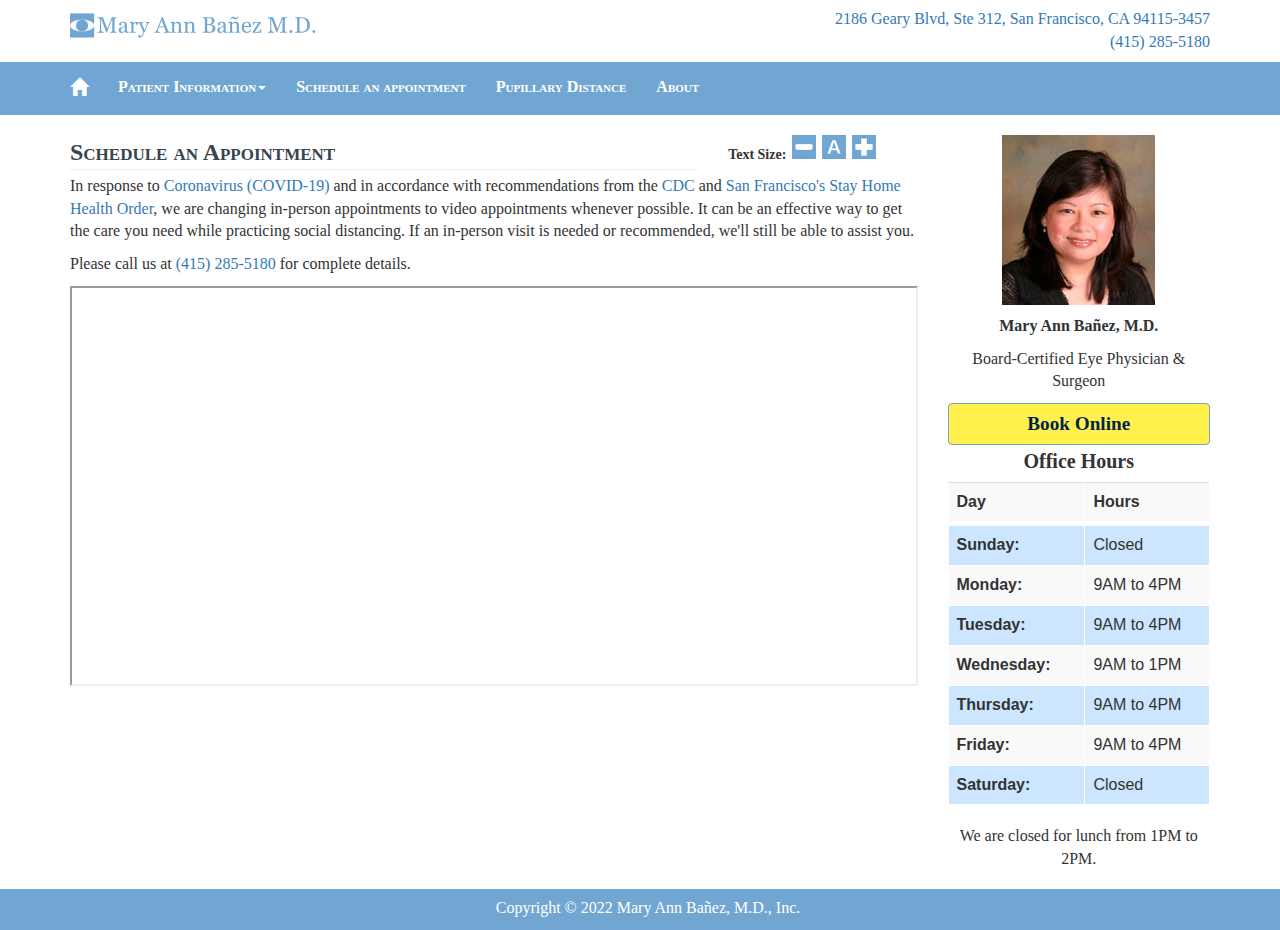
<file: schedule.html>
<!DOCTYPE html>
<html>
<head>
		<meta name="viewport" content="width=device-width, initial-scale=1.0">

		<title>Welcome | Mary Ann Bañez MD</title>

		<meta name="description" content="">
		<meta http-equiv="content-type" content="text/html; charset=UTF-8">
		<meta http-equiv="content-type" content="application/xhtml+xml; charset=UTF-8">
		<meta http-equiv="content-style-type" content="text/css">

		<link rel="shortcut icon" type="image/x-icon" href="favicon.ico" />
		<link rel="icon" type="image/png" href="favicon.png" />
		<link rel="apple-touch-icon" href="apple-icon.png" />
		<link rel="icon" type="image/png" sizes="16x16" href="favicon16.png" />
		<link rel="icon" type="image/png" sizes="72x72" href="favicon72.png" />
		<link rel="icon" type="image/png" sizes="256x256" href="favicon256.png" />

		<link rel="stylesheet" href="https://maxcdn.bootstrapcdn.com/bootstrap/3.3.7/css/bootstrap.min.css" integrity="sha384-BVYiiSIFeK1dGmJRAkycuHAHRg32OmUcww7on3RYdg4Va+PmSTsz/K68vbdEjh4u" crossorigin="anonymous">

		<link rel="stylesheet" href="css/default.css" type="text/css" />

		<!-- Global Site Tag (gtag.js) - Google Analytics -->
		<script async src="https://www.googletagmanager.com/gtag/js?id=UA-34809641-1"></script>
		<script>
				window.dataLayer = window.dataLayer || [];
				function gtag(){dataLayer.push(arguments)};
				gtag('js', new Date());

				gtag('config', 'UA-34809641-1');
		</script>

</head>

	<body class="">

	<div class="header">
		<div class="container">
			<div class="row">
				<div class="col-xs-12 col-sm-7 col-md-7">

					<a href="index-2.html">
					<?xml version="1.0" encoding="UTF-8" standalone="no"?>
					<svg
						xmlns:dc="http://purl.org/dc/elements/1.1/"
						xmlns:cc="http://creativecommons.org/ns#"
						xmlns:rdf="http://www.w3.org/1999/02/22-rdf-syntax-ns#"
						xmlns:svg="http://www.w3.org/2000/svg"
						xmlns="http://www.w3.org/2000/svg"
						version="1.1"
						id="svg2"
						height="35"
						width="245.37808">
					<defs
						id="defs4" />
					<metadata
						id="metadata7">
						<rdf:RDF>
							<cc:Work
								rdf:about="">
							<dc:format>image/svg+xml</dc:format>
							<dc:type
								rdf:resource="http://purl.org/dc/dcmitype/StillImage" />
							<dc:title></dc:title>
							</cc:Work>
						</rdf:RDF>
					</metadata>
					<g
						transform="translate(0,-1057.7144)"
						id="layer1">
						<g
							transform="translate(-0.86181372,-30.5065)"
							id="g865">
							<rect
								style="color:#000000;clip-rule:nonzero;display:inline;overflow:visible;visibility:visible;opacity:1;isolation:auto;mix-blend-mode:normal;color-interpolation:sRGB;color-interpolation-filters:linearRGB;solid-color:#000000;solid-opacity:1;fill:#3771c8;fill-opacity:1;fill-rule:evenodd;stroke:#71a6d2;stroke-width:0.81390375;stroke-opacity:1;color-rendering:auto;image-rendering:auto;shape-rendering:auto;text-rendering:auto;enable-background:accumulate"
								id="rect1578"
								height="56.859062"
								x="75.742836"
								y="573.1145"
								ry="4.2452488"
								width="0" />
							<path
								style="fill:#71a6d2;fill-opacity:1;stroke:none;stroke-width:0.27260706"
								d="M 0.86181372,1093.6239 H 25.010083 v 24.1483 H 0.86181372 Z"
								id="rect3023-4-9-7-4-7-9-3-9" />
							<ellipse
								ry="6.0370617"
								rx="12.074123"
								cy="1105.6981"
								cx="12.935952"
								style="fill:#f9f9f9;fill-opacity:1;stroke:none;stroke-width:0.34075862"
								id="path3049-6-0-0-7-4-1-5" />
							<circle
								r="6.0370617"
								cy="1105.6981"
								cx="12.935955"
								style="fill:#71a6d2;fill-opacity:1;stroke:none;stroke-width:0.68151724"
								id="path3047-4-6-1-5-9-7-5-9" />
							<path
								id="path2638"
								style="font-style:normal;font-variant:normal;font-weight:normal;font-stretch:normal;font-size:22.41864967px;line-height:1.25;font-family:Georgia;-inkscape-font-specification:Georgia;text-align:center;letter-spacing:0px;word-spacing:0px;text-anchor:middle;fill:#71a6d2;fill-opacity:1;stroke:none;stroke-width:0.9341104"
								d="m 47.569938,1112.9576 h -6.863522 v -0.7772 q 0.372184,-0.011 0.952355,-0.077 0.591116,-0.066 0.810048,-0.1861 0.339345,-0.208 0.492598,-0.4707 0.164199,-0.2737 0.164199,-0.6787 v -11.2969 h -0.164199 l -5.298158,13.2345 h -0.54733 l -5.046386,-13.5081 h -0.142305 v 9.2717 q 0,1.3465 0.164199,2.047 0.175145,0.7006 0.525437,1.0071 0.240825,0.2299 0.996141,0.4379 0.755316,0.208 0.985195,0.2189 v 0.7772 h -6.272406 v -0.7772 q 0.492597,-0.044 1.028981,-0.1642 0.54733,-0.1204 0.842889,-0.3612 0.383131,-0.3065 0.525437,-0.9414 0.142306,-0.6349 0.142306,-2.1237 v -7.9472 q 0,-0.6896 -0.164199,-1.1275 -0.164199,-0.4379 -0.470704,-0.7115 -0.339345,-0.2956 -0.831942,-0.4379 -0.492598,-0.1423 -0.974248,-0.1642 v -0.7772 h 5.298157 l 4.444322,11.6472 3.798473,-9.7425 q 0.207985,-0.5364 0.350291,-1.1165 0.153252,-0.5912 0.164199,-0.7882 h 5.068279 v 0.7772 q -0.306505,0.011 -0.788156,0.098 -0.470704,0.088 -0.689636,0.1642 -0.372185,0.1314 -0.503544,0.4379 -0.131359,0.3065 -0.131359,0.6677 v 11.1984 q 0,0.3832 0.131359,0.6459 0.131359,0.2627 0.503544,0.4597 0.197039,0.1095 0.700583,0.208 0.503544,0.088 0.799102,0.099 z" />
							<path
								id="path2640"
								style="font-style:normal;font-variant:normal;font-weight:normal;font-stretch:normal;font-size:22.41864967px;line-height:1.25;font-family:Georgia;-inkscape-font-specification:Georgia;text-align:center;letter-spacing:0px;word-spacing:0px;text-anchor:middle;fill:#71a6d2;fill-opacity:1;stroke:none;stroke-width:0.9341104"
								d="m 59.611204,1112.7606 q -0.51449,0.1861 -0.908568,0.2956 -0.383131,0.1204 -0.875728,0.1204 -0.853836,0 -1.368326,-0.3941 -0.503544,-0.405 -0.64585,-1.1713 h -0.06568 q -0.711529,0.7882 -1.532524,1.2041 -0.810049,0.416 -1.959443,0.416 -1.215073,0 -2.003229,-0.7444 -0.777209,-0.7443 -0.777209,-1.9485 0,-0.6239 0.175146,-1.1165 0.175145,-0.4926 0.525437,-0.8867 0.273665,-0.3284 0.722476,-0.5802 0.448811,-0.2627 0.842889,-0.4159 0.492597,-0.1861 1.992282,-0.6897 1.510632,-0.5035 2.036069,-0.7881 v -1.0837 q 0,-0.1423 -0.06568,-0.5474 -0.05473,-0.405 -0.251772,-0.7662 -0.218932,-0.4051 -0.623956,-0.7006 -0.394078,-0.3065 -1.127501,-0.3065 -0.503544,0 -0.941408,0.1751 -0.426918,0.1642 -0.602063,0.3503 0,0.219 0.09852,0.6459 0.109466,0.4269 0.109466,0.7881 0,0.3832 -0.350291,0.7006 -0.339345,0.3175 -0.952355,0.3175 -0.54733,0 -0.810049,-0.3832 -0.251772,-0.394 -0.251772,-0.8757 0,-0.5035 0.350292,-0.9633 0.361238,-0.4598 0.930461,-0.821 0.492597,-0.3065 1.19318,-0.5145 0.700583,-0.2189 1.368326,-0.2189 0.919515,0 1.598204,0.1313 0.689637,0.1205 1.247914,0.5364 0.558277,0.4051 0.842888,1.1056 0.295559,0.6897 0.295559,1.7843 0,1.5654 -0.03284,2.7805 -0.03284,1.2041 -0.03284,2.6381 0,0.4269 0.142306,0.6787 0.153252,0.2518 0.459757,0.4269 0.164199,0.099 0.514491,0.1095 0.361238,0.011 0.733422,0.011 z m -3.820365,-5.7798 q -0.930462,0.2737 -1.631044,0.5364 -0.700583,0.2627 -1.302647,0.6568 -0.54733,0.3722 -0.864781,0.8866 -0.317452,0.5036 -0.317452,1.2042 0,0.9085 0.470704,1.3355 0.481651,0.4269 1.215073,0.4269 0.777209,0 1.368326,-0.3722 0.591117,-0.3831 0.996141,-0.8976 z" />
							<path
								id="path2642"
								style="font-style:normal;font-variant:normal;font-weight:normal;font-stretch:normal;font-size:22.41864967px;line-height:1.25;font-family:Georgia;-inkscape-font-specification:Georgia;text-align:center;letter-spacing:0px;word-spacing:0px;text-anchor:middle;fill:#71a6d2;fill-opacity:1;stroke:none;stroke-width:0.9341104"
								d="m 68.948662,1103.5545 q 0,0.5583 -0.273665,0.9961 -0.273666,0.427 -0.842889,0.427 -0.61301,0 -0.941408,-0.3175 -0.317452,-0.3174 -0.317452,-0.7006 0,-0.2408 0.03284,-0.4378 0.04379,-0.1971 0.07663,-0.3941 -0.51449,0 -1.204126,0.416 -0.689637,0.4159 -1.171287,1.1822 v 6.2833 q 0,0.3832 0.142306,0.624 0.153252,0.2408 0.470704,0.3612 0.273665,0.1095 0.700582,0.1642 0.437865,0.055 0.755316,0.077 v 0.7224 h -5.692235 v -0.7224 q 0.251772,-0.022 0.514491,-0.044 0.273665,-0.022 0.470704,-0.088 0.306505,-0.099 0.44881,-0.3393 0.153253,-0.2518 0.153253,-0.6459 v -6.6665 q 0,-0.3393 -0.164199,-0.6677 -0.153253,-0.3284 -0.437864,-0.5255 -0.207986,-0.1313 -0.492598,-0.186 -0.284611,-0.066 -0.61301,-0.088 v -0.7115 l 3.590487,-0.2409 0.153253,0.1533 v 1.5216 h 0.05473 q 0.678689,-0.8867 1.510631,-1.3465 0.831942,-0.4597 1.521579,-0.4597 0.689636,0 1.116554,0.4488 0.437864,0.4488 0.437864,1.2041 z" />
							<path
								id="path2644"
								style="font-style:normal;font-variant:normal;font-weight:normal;font-stretch:normal;font-size:22.41864967px;line-height:1.25;font-family:Georgia;-inkscape-font-specification:Georgia;text-align:center;letter-spacing:0px;word-spacing:0px;text-anchor:middle;fill:#71a6d2;fill-opacity:1;stroke:none;stroke-width:0.9341104"
								d="m 69.058127,1116.4824 q 0,-0.5473 0.295558,-0.8976 0.306505,-0.3393 0.755316,-0.3393 0.350292,0 0.602064,0.1313 0.251772,0.1314 0.44881,0.3394 0.1642,0.1642 0.350292,0.4488 0.186092,0.2846 0.295558,0.4707 0.547331,-0.2956 1.302646,-1.5435 0.766263,-1.2479 1.105608,-2.1893 -1.039928,-2.5943 -1.882817,-4.6414 -0.842888,-2.047 -1.762403,-4.2363 -0.207986,-0.5035 -0.700583,-0.7772 -0.492597,-0.2846 -0.985195,-0.3612 v -0.7225 h 4.925973 v 0.7663 q -0.328398,0.011 -0.788156,0.1423 -0.459757,0.1204 -0.459757,0.3393 0,0 0.05473,0.1642 0.06568,0.1642 0.109466,0.3175 0.415971,1.0837 1.269806,3.1307 0.853836,2.036 1.32454,3.2621 0.492597,-1.1713 1.018034,-2.4192 0.536384,-1.2589 1.19318,-2.9666 0.07663,-0.2079 0.218932,-0.5692 0.142306,-0.3722 0.142306,-0.6349 0,-0.2846 -0.503544,-0.5254 -0.492597,-0.2518 -0.941408,-0.3065 v -0.7006 h 4.006458 v 0.6787 q -0.328398,0.055 -0.864782,0.3831 -0.536383,0.3175 -0.799102,0.9086 -1.302646,3.0212 -2.320681,5.5061 -1.007087,2.4849 -1.532524,3.6562 -0.689637,1.5325 -1.236967,2.3863 -0.536384,0.8648 -1.050874,1.3574 -0.503544,0.4598 -0.919515,0.613 -0.405024,0.1642 -0.842889,0.1642 -0.853835,0 -1.346432,-0.405 -0.481651,-0.405 -0.481651,-0.9305 z" />
							<path
								id="path2646"
								style="font-style:normal;font-variant:normal;font-weight:normal;font-stretch:normal;font-size:22.41864967px;line-height:1.25;font-family:Georgia;-inkscape-font-specification:Georgia;text-align:center;letter-spacing:0px;word-spacing:0px;text-anchor:middle;fill:#71a6d2;fill-opacity:1;stroke:none;stroke-width:0.9341104"
								d="m 101.10979,1112.9576 h -6.469444 v -0.7772 q 0.853835,-0.055 1.412112,-0.2189 0.569223,-0.1642 0.569223,-0.405 0,-0.098 -0.02189,-0.2408 -0.02189,-0.1424 -0.06568,-0.2518 l -1.291699,-3.481 h -5.440463 q -0.306505,0.7662 -0.503544,1.3354 -0.186093,0.5693 -0.339345,1.0509 -0.142306,0.4707 -0.197039,0.7663 -0.05473,0.2955 -0.05473,0.4816 0,0.4379 0.689636,0.6787 0.689636,0.2408 1.554418,0.2846 v 0.7772 h -5.845488 v -0.7772 q 0.284612,-0.022 0.71153,-0.1204 0.426918,-0.1094 0.700583,-0.2846 0.437864,-0.2956 0.678689,-0.613 0.240826,-0.3284 0.470704,-0.8976 1.171287,-2.9228 2.583399,-6.568 1.412113,-3.6452 2.51772,-6.4913 h 0.875728 l 5.177745,13.3986 q 0.164199,0.4269 0.372185,0.6897 0.207985,0.2627 0.58017,0.5144 0.25178,0.1533 0.6568,0.2628 0.40502,0.099 0.67869,0.1094 z m -6.261459,-6.349 -2.35352,-6.0206 -2.309734,6.0206 z" />
							<path
								id="path2648"
								style="font-style:normal;font-variant:normal;font-weight:normal;font-stretch:normal;font-size:22.41864967px;line-height:1.25;font-family:Georgia;-inkscape-font-specification:Georgia;text-align:center;letter-spacing:0px;word-spacing:0px;text-anchor:middle;fill:#71a6d2;fill-opacity:1;stroke:none;stroke-width:0.9341104"
								d="m 113.3262,1112.9576 h -5.28721 v -0.7224 q 0.25177,-0.022 0.54733,-0.044 0.30651,-0.022 0.50355,-0.088 0.3065,-0.099 0.44881,-0.3393 0.15325,-0.2518 0.15325,-0.6459 v -5.5499 q 0,-1.1494 -0.54733,-1.7734 -0.53638,-0.6239 -1.31359,-0.6239 -0.58017,0 -1.06182,0.1861 -0.48166,0.1751 -0.85384,0.4378 -0.36124,0.2518 -0.58017,0.5474 -0.20799,0.2846 -0.3065,0.4597 v 6.2067 q 0,0.3722 0.15325,0.6131 0.15325,0.2408 0.45976,0.3721 0.22987,0.1095 0.49259,0.1642 0.27367,0.055 0.55828,0.077 v 0.7224 h -5.28721 v -0.7224 q 0.25177,-0.022 0.51449,-0.044 0.27366,-0.022 0.4707,-0.088 0.30651,-0.099 0.44881,-0.3393 0.15326,-0.2518 0.15326,-0.6459 v -6.6665 q 0,-0.3722 -0.1642,-0.6787 -0.15326,-0.3174 -0.43787,-0.5145 -0.20798,-0.1313 -0.49259,-0.186 -0.28462,-0.066 -0.61301,-0.088 v -0.7115 l 3.59048,-0.2409 0.15326,0.1533 v 1.5216 h 0.0547 q 0.26272,-0.2628 0.65679,-0.624 0.39408,-0.3722 0.74437,-0.6021 0.40503,-0.2627 0.96331,-0.4378 0.55827,-0.1752 1.25885,-0.1752 1.55442,0 2.29879,0.9743 0.75532,0.9633 0.75532,2.5724 v 5.6156 q 0,0.3832 0.13136,0.624 0.13136,0.2299 0.44881,0.3612 0.26272,0.1095 0.44881,0.1533 0.19704,0.044 0.53638,0.066 z" />
							<path
								id="path2650"
								style="font-style:normal;font-variant:normal;font-weight:normal;font-stretch:normal;font-size:22.41864967px;line-height:1.25;font-family:Georgia;-inkscape-font-specification:Georgia;text-align:center;letter-spacing:0px;word-spacing:0px;text-anchor:middle;fill:#71a6d2;fill-opacity:1;stroke:none;stroke-width:0.9341104"
								d="m 126.59349,1112.9576 h -5.28721 v -0.7224 q 0.25177,-0.022 0.54733,-0.044 0.30651,-0.022 0.50354,-0.088 0.30651,-0.099 0.44882,-0.3393 0.15325,-0.2518 0.15325,-0.6459 v -5.5499 q 0,-1.1494 -0.54733,-1.7734 -0.53639,-0.6239 -1.3136,-0.6239 -0.58017,0 -1.06182,0.1861 -0.48165,0.1751 -0.85383,0.4378 -0.36124,0.2518 -0.58017,0.5474 -0.20799,0.2846 -0.30651,0.4597 v 6.2067 q 0,0.3722 0.15326,0.6131 0.15325,0.2408 0.45975,0.3721 0.22988,0.1095 0.4926,0.1642 0.27367,0.055 0.55828,0.077 v 0.7224 h -5.28721 v -0.7224 q 0.25177,-0.022 0.51449,-0.044 0.27366,-0.022 0.4707,-0.088 0.30651,-0.099 0.44881,-0.3393 0.15325,-0.2518 0.15325,-0.6459 v -6.6665 q 0,-0.3722 -0.16419,-0.6787 -0.15326,-0.3174 -0.43787,-0.5145 -0.20798,-0.1313 -0.4926,-0.186 -0.28461,-0.066 -0.61301,-0.088 v -0.7115 l 3.59049,-0.2409 0.15325,0.1533 v 1.5216 h 0.0547 q 0.26271,-0.2628 0.65679,-0.624 0.39408,-0.3722 0.74437,-0.6021 0.40503,-0.2627 0.9633,-0.4378 0.55828,-0.1752 1.25886,-0.1752 1.55442,0 2.29879,0.9743 0.75532,0.9633 0.75532,2.5724 v 5.6156 q 0,0.3832 0.13136,0.624 0.13135,0.2299 0.44881,0.3612 0.26271,0.1095 0.44881,0.1533 0.19704,0.044 0.53638,0.066 z" />
							<path
								id="path2652"
								style="font-style:normal;font-variant:normal;font-weight:normal;font-stretch:normal;font-size:22.41864967px;line-height:1.25;font-family:Georgia;-inkscape-font-specification:Georgia;text-align:center;letter-spacing:0px;word-spacing:0px;text-anchor:middle;fill:#71a6d2;fill-opacity:1;stroke:none;stroke-width:0.9341104"
								d="m 144.66633,1105.7219 q 0.67869,0.4598 1.12751,1.2042 0.44881,0.7443 0.44881,1.8062 0,1.0837 -0.47071,1.8828 -0.4707,0.7991 -1.22602,1.3136 -0.73342,0.5035 -1.66388,0.7662 -0.91952,0.2627 -1.90471,0.2627 h -7.35612 v -0.7772 q 0.26272,-0.022 0.76626,-0.087 0.50355,-0.077 0.72248,-0.1752 0.33934,-0.1532 0.48165,-0.405 0.1423,-0.2627 0.1423,-0.6678 v -11.1655 q 0,-0.3722 -0.13136,-0.6568 -0.12041,-0.2846 -0.49259,-0.4597 -0.3284,-0.1642 -0.73343,-0.2518 -0.40502,-0.088 -0.67868,-0.1095 v -0.7772 h 7.17002 q 0.83194,0 1.58726,0.1642 0.76626,0.1642 1.4559,0.5802 0.64585,0.3831 1.06182,1.0399 0.41597,0.6568 0.41597,1.5982 0,0.821 -0.29556,1.4669 -0.29556,0.6349 -0.83194,1.0946 -0.50354,0.4379 -1.16034,0.7444 -0.64585,0.2955 -1.40117,0.4597 v 0.099 q 0.66775,0.077 1.48874,0.3393 0.83194,0.2518 1.47779,0.7115 z m -2.63813,-2.3425 q 0.40503,-0.4707 0.55828,-1.029 0.1642,-0.5583 0.1642,-1.3246 0,-1.2807 -0.70058,-2.0032 -0.70059,-0.7334 -2.21122,-0.7334 -0.35029,0 -0.88667,0.022 -0.52544,0.011 -0.88668,0.022 v 5.9659 h 1.39022 q 0.89762,0 1.53252,-0.2299 0.64585,-0.2299 1.03993,-0.6896 z m 1.51063,4.9588 q 0,-1.3793 -0.93046,-2.266 -0.91951,-0.8866 -2.63813,-0.8866 -0.70058,0 -1.18223,0.022 -0.48165,0.011 -0.72248,0.022 v 5.4733 q 0,0.6897 0.55828,1.04 0.55827,0.3503 1.55442,0.3503 1.63104,0 2.49582,-0.9524 0.86478,-0.9523 0.86478,-2.8023 z" />
							<path
								id="path2654"
								style="font-style:normal;font-variant:normal;font-weight:normal;font-stretch:normal;font-size:22.41864967px;line-height:1.25;font-family:Georgia;-inkscape-font-specification:Georgia;text-align:center;letter-spacing:0px;word-spacing:0px;text-anchor:middle;fill:#71a6d2;fill-opacity:1;stroke:none;stroke-width:0.9341104"
								d="m 158.26202,1112.7606 q -0.51449,0.1861 -0.90856,0.2956 -0.38314,0.1204 -0.87573,0.1204 -0.85384,0 -1.36833,-0.3941 -0.50354,-0.405 -0.64585,-1.1713 h -0.0657 q -0.71153,0.7882 -1.53252,1.2041 -0.81005,0.416 -1.95945,0.416 -1.21507,0 -2.00322,-0.7444 -0.77721,-0.7443 -0.77721,-1.9485 0,-0.6239 0.17514,-1.1165 0.17515,-0.4926 0.52544,-0.8867 0.27366,-0.3284 0.72248,-0.5802 0.44881,-0.2627 0.84288,-0.4159 0.4926,-0.1861 1.99229,-0.6897 1.51063,-0.5035 2.03607,-0.7881 v -1.0837 q 0,-0.1423 -0.0657,-0.5474 -0.0547,-0.405 -0.25178,-0.7662 -0.21893,-0.4051 -0.62395,-0.7006 -0.39408,-0.3065 -1.1275,-0.3065 -0.50355,0 -0.94141,0.1751 -0.42692,0.1642 -0.60206,0.3503 0,0.219 0.0985,0.6459 0.10947,0.4269 0.10947,0.7881 0,0.3832 -0.35029,0.7006 -0.33935,0.3175 -0.95236,0.3175 -0.54733,0 -0.81004,-0.3832 -0.25178,-0.394 -0.25178,-0.8757 0,-0.5035 0.3503,-0.9633 0.36123,-0.4598 0.93046,-0.821 0.49259,-0.3065 1.19318,-0.5145 0.70058,-0.2189 1.36832,-0.2189 0.91952,0 1.59821,0.1313 0.68963,0.1205 1.24791,0.5364 0.55828,0.4051 0.84289,1.1056 0.29556,0.6897 0.29556,1.7843 0,1.5654 -0.0328,2.7805 -0.0328,1.2041 -0.0328,2.6381 0,0.4269 0.1423,0.6787 0.15326,0.2518 0.45976,0.4269 0.1642,0.099 0.51449,0.1095 0.36124,0.011 0.73342,0.011 z m -3.82036,-5.7798 q -0.93046,0.2737 -1.63105,0.5364 -0.70058,0.2627 -1.30264,0.6568 -0.54733,0.3722 -0.86478,0.8866 -0.31746,0.5036 -0.31746,1.2042 0,0.9085 0.47071,1.3355 0.48165,0.4269 1.21507,0.4269 0.77721,0 1.36833,-0.3722 0.59111,-0.3831 0.99614,-0.8976 z" />
							<path
								id="path2656"
								style="font-style:normal;font-variant:normal;font-weight:normal;font-stretch:normal;font-size:22.41864967px;line-height:1.25;font-family:Georgia;-inkscape-font-specification:Georgia;text-align:center;letter-spacing:0px;word-spacing:0px;text-anchor:middle;fill:#71a6d2;fill-opacity:1;stroke:none;stroke-width:0.9341104"
								d="m 171.25564,1112.9576 h -5.28721 v -0.7224 q 0.25177,-0.022 0.54733,-0.044 0.3065,-0.022 0.50354,-0.088 0.30651,-0.099 0.44881,-0.3393 0.15326,-0.2518 0.15326,-0.6459 v -5.5499 q 0,-1.1494 -0.54734,-1.7734 -0.53638,-0.6239 -1.31359,-0.6239 -0.58017,0 -1.06182,0.1861 -0.48165,0.1751 -0.85383,0.4378 -0.36124,0.2518 -0.58017,0.5474 -0.20799,0.2846 -0.30651,0.4597 v 6.2067 q 0,0.3722 0.15325,0.6131 0.15326,0.2408 0.45976,0.3721 0.22988,0.1095 0.4926,0.1642 0.27366,0.055 0.55828,0.077 v 0.7224 h -5.28722 v -0.7224 q 0.25178,-0.022 0.51449,-0.044 0.27367,-0.022 0.47071,-0.088 0.3065,-0.099 0.44881,-0.3393 0.15325,-0.2518 0.15325,-0.6459 v -6.6665 q 0,-0.3722 -0.1642,-0.6787 -0.15325,-0.3174 -0.43786,-0.5145 -0.20799,-0.1313 -0.4926,-0.186 -0.28461,-0.066 -0.61301,-0.088 v -0.7115 l 3.59049,-0.2409 0.15325,0.1533 v 1.5216 h 0.0547 q 0.26272,-0.2628 0.6568,-0.624 0.39408,-0.3722 0.74437,-0.6021 0.40502,-0.2627 0.9633,-0.4378 0.55828,-0.1752 1.25886,-0.1752 1.55442,0 2.29879,0.9743 0.75531,0.9633 0.75531,2.5724 v 5.6156 q 0,0.3832 0.13136,0.624 0.13136,0.2299 0.44881,0.3612 0.26272,0.1095 0.44881,0.1533 0.19704,0.044 0.53639,0.066 z m -1.91566,-16.0586 q -0.10946,0.4159 -0.3284,0.8538 -0.21893,0.4379 -0.60206,0.8648 -0.39408,0.4269 -0.83194,0.6896 -0.42692,0.2518 -1.02898,0.2518 -0.62396,0 -1.09466,-0.1752 -0.47071,-0.186 -0.81005,-0.3831 -0.38313,-0.2189 -0.73342,-0.3941 -0.33935,-0.1751 -0.75532,-0.1751 -0.33934,0 -0.51449,0.088 -0.1642,0.088 -0.35029,0.2955 -0.17515,0.1971 -0.35029,0.5255 -0.17515,0.3174 -0.3284,0.5801 l -0.6349,-0.2736 q 0.10946,-0.3503 0.37218,-0.8429 0.26272,-0.4926 0.56922,-0.8648 0.3284,-0.3941 0.79911,-0.6677 0.4707,-0.2847 0.98519,-0.2847 0.61301,0 1.05087,0.1861 0.44882,0.1752 0.821,0.3832 0.41597,0.2298 0.70058,0.394 0.28461,0.1642 0.70059,0.1642 0.43786,0 0.70058,-0.099 0.27366,-0.1094 0.42692,-0.2955 0.17514,-0.208 0.28461,-0.4488 0.12041,-0.2409 0.28461,-0.624 z" />
							<path
								id="path2658"
								style="font-style:normal;font-variant:normal;font-weight:normal;font-stretch:normal;font-size:22.41864967px;line-height:1.25;font-family:Georgia;-inkscape-font-specification:Georgia;text-align:center;letter-spacing:0px;word-spacing:0px;text-anchor:middle;fill:#71a6d2;fill-opacity:1;stroke:none;stroke-width:0.9341104"
								d="m 182.1913,1110.418 q -0.67869,1.2917 -1.81714,2.058 -1.13844,0.7663 -2.61624,0.7663 -1.30264,0 -2.28784,-0.4598 -0.97424,-0.4598 -1.60915,-1.2479 -0.6349,-0.7882 -0.95235,-1.839 -0.30651,-1.0509 -0.30651,-2.2222 0,-1.0509 0.3284,-2.058 0.33935,-1.018 0.9852,-1.8281 0.62395,-0.7772 1.54347,-1.2479 0.93046,-0.4816 2.07985,-0.4816 1.18224,0 2.02512,0.3722 0.84289,0.3722 1.36833,1.018 0.50354,0.613 0.74437,1.445 0.25177,0.8319 0.25177,1.8061 v 0.7225 h -7.14813 q 0,1.0618 0.19704,1.9266 0.20798,0.8648 0.64585,1.5216 0.42691,0.6349 1.11655,1.0071 0.68964,0.3612 1.64199,0.3612 0.97425,0 1.67483,-0.4488 0.71153,-0.4597 1.36833,-1.642 z m -2.4192,-4.1159 q 0,-0.613 -0.10947,-1.3136 -0.0985,-0.7006 -0.32839,-1.1713 -0.25178,-0.5035 -0.68964,-0.821 -0.43787,-0.3174 -1.1275,-0.3174 -1.14939,0 -1.91566,0.9633 -0.75531,0.9523 -0.82099,2.66 z" />
							<path
								id="path2660"
								style="font-style:normal;font-variant:normal;font-weight:normal;font-stretch:normal;font-size:22.41864967px;line-height:1.25;font-family:Georgia;-inkscape-font-specification:Georgia;text-align:center;letter-spacing:0px;word-spacing:0px;text-anchor:middle;fill:#71a6d2;fill-opacity:1;stroke:none;stroke-width:0.9341104"
								d="m 192.01041,1112.9576 h -8.73539 v -0.5801 l 6.10821,-9.3265 h -1.51064 q -0.95235,0 -1.48873,0.033 -0.53639,0.033 -0.9852,0.2189 -0.3065,0.1204 -0.58017,0.6897 -0.26272,0.5692 -0.45976,1.4887 h -0.66774 v -3.3168 h 8.25374 v 0.4488 l -6.20672,9.4579 q 0.39407,0.011 0.86478,0.022 0.4707,0 1.01803,0 0.43787,0 0.90857,-0.011 0.48165,-0.011 1.22602,-0.055 0.43786,-0.022 0.6568,-0.2956 0.22988,-0.2736 0.35029,-0.6239 0.12041,-0.3175 0.28461,-0.8758 0.17515,-0.5582 0.3065,-1.0837 h 0.6568 z" />
							<path
								id="path2662"
								style="font-style:normal;font-variant:normal;font-weight:normal;font-stretch:normal;font-size:22.41864967px;line-height:1.25;font-family:Georgia;-inkscape-font-specification:Georgia;text-align:center;letter-spacing:0px;word-spacing:0px;text-anchor:middle;fill:#71a6d2;fill-opacity:1;stroke:none;stroke-width:0.9341104"
								d="m 217.81156,1112.9576 h -6.86352 v -0.7772 q 0.37218,-0.011 0.95235,-0.077 0.59112,-0.066 0.81005,-0.1861 0.33935,-0.208 0.4926,-0.4707 0.1642,-0.2737 0.1642,-0.6787 v -11.2969 h -0.1642 l -5.29816,13.2345 h -0.54733 l -5.04638,-13.5081 h -0.14231 v 9.2717 q 0,1.3465 0.1642,2.047 0.17515,0.7006 0.52544,1.0071 0.24082,0.2299 0.99614,0.4379 0.75531,0.208 0.98519,0.2189 v 0.7772 h -6.2724 v -0.7772 q 0.49259,-0.044 1.02898,-0.1642 0.54733,-0.1204 0.84289,-0.3612 0.38313,-0.3065 0.52543,-0.9414 0.14231,-0.6349 0.14231,-2.1237 v -7.9472 q 0,-0.6896 -0.1642,-1.1275 -0.1642,-0.4379 -0.4707,-0.7115 -0.33935,-0.2956 -0.83195,-0.4379 -0.49259,-0.1423 -0.97424,-0.1642 v -0.7772 h 5.29815 l 4.44433,11.6472 3.79847,-9.7425 q 0.20798,-0.5364 0.35029,-1.1165 0.15325,-0.5912 0.1642,-0.7882 h 5.06828 v 0.7772 q -0.30651,0.011 -0.78816,0.098 -0.4707,0.088 -0.68963,0.1642 -0.37219,0.1314 -0.50355,0.4379 -0.13136,0.3065 -0.13136,0.6677 v 11.1984 q 0,0.3832 0.13136,0.6459 0.13136,0.2627 0.50355,0.4597 0.19703,0.1095 0.70058,0.208 0.50354,0.088 0.7991,0.099 z" />
							<path
								id="path2664"
								style="font-style:normal;font-variant:normal;font-weight:normal;font-stretch:normal;font-size:22.41864967px;line-height:1.25;font-family:Georgia;-inkscape-font-specification:Georgia;text-align:center;letter-spacing:0px;word-spacing:0px;text-anchor:middle;fill:#71a6d2;fill-opacity:1;stroke:none;stroke-width:0.9341104"
								d="m 223.38339,1111.6988 q 0,0.613 -0.44882,1.0509 -0.43786,0.4269 -1.05087,0.4269 -0.61301,0 -1.06182,-0.4269 -0.43787,-0.4379 -0.43787,-1.0509 0,-0.613 0.43787,-1.0509 0.44881,-0.4488 1.06182,-0.4488 0.61301,0 1.05087,0.4488 0.44882,0.4379 0.44882,1.0509 z" />
							<path
								id="path2666"
								style="font-style:normal;font-variant:normal;font-weight:normal;font-stretch:normal;font-size:22.41864967px;line-height:1.25;font-family:Georgia;-inkscape-font-specification:Georgia;text-align:center;letter-spacing:0px;word-spacing:0px;text-anchor:middle;fill:#71a6d2;fill-opacity:1;stroke:none;stroke-width:0.9341104"
								d="m 240.83228,1105.2841 q 0,1.9813 -0.74437,3.4372 -0.74437,1.4559 -1.93755,2.3864 -1.20413,0.9304 -2.70382,1.3902 -1.49968,0.4597 -3.09788,0.4597 h -6.43661 v -0.7772 q 0.31745,0 0.821,-0.055 0.51449,-0.066 0.67869,-0.1423 0.32839,-0.1423 0.4707,-0.416 0.15325,-0.2846 0.15325,-0.6787 v -11.2093 q 0,-0.3722 -0.13136,-0.6677 -0.12041,-0.2956 -0.49259,-0.4707 -0.33935,-0.1642 -0.73343,-0.2409 -0.39407,-0.077 -0.67869,-0.098 v -0.7772 h 6.7869 q 1.40116,0 2.75854,0.4379 1.35738,0.4269 2.36447,1.1603 1.36833,0.9743 2.14554,2.5506 0.77721,1.5763 0.77721,3.7109 z m -2.68192,-0.011 q 0,-1.5653 -0.41597,-2.8242 -0.41598,-1.2698 -1.21508,-2.2112 -0.75531,-0.8976 -1.86092,-1.4121 -1.09466,-0.5145 -2.44109,-0.5145 -0.44882,0 -1.01804,0.022 -0.55828,0.011 -0.83194,0.022 v 11.9427 q 0,0.9962 0.58017,1.3793 0.58017,0.3831 1.7843,0.3831 1.39022,0 2.43014,-0.4926 1.03993,-0.4926 1.68578,-1.3683 0.67869,-0.9195 0.98519,-2.1236 0.31746,-1.2151 0.31746,-2.8024 z" />
							<path
								id="path2668"
								style="font-style:normal;font-variant:normal;font-weight:normal;font-stretch:normal;font-size:22.41864967px;line-height:1.25;font-family:Georgia;-inkscape-font-specification:Georgia;text-align:center;letter-spacing:0px;word-spacing:0px;text-anchor:middle;fill:#71a6d2;fill-opacity:1;stroke:none;stroke-width:0.9341104"
								d="m 246.23989,1111.6988 q 0,0.613 -0.44881,1.0509 -0.43786,0.4269 -1.05087,0.4269 -0.61301,0 -1.06182,-0.4269 -0.43787,-0.4379 -0.43787,-1.0509 0,-0.613 0.43787,-1.0509 0.44881,-0.4488 1.06182,-0.4488 0.61301,0 1.05087,0.4488 0.44881,0.4379 0.44881,1.0509 z" />
						</g>
					</g>
					</svg>
					</a>

				</div>
				<div class="col-xs-12 col-sm-5 col-md-5">
					<div class="contactinfo">
						<p style="margin: 0px;"><a title="Click here to get directions to our office." href="directions.html">2186 Geary Blvd, Ste 312, San Francisco, CA 94115-3457</a></p>
						<p style="margin: 0px;"><a title="Call us." href="tel:1-415-285-5180" >(415)&nbsp;285-5180</a></p>
					</div>
				</div>
			</div>
		</div>
	</div>

	<div role="navigation" class="navbar navbar-inverse navbar-fixed-top">
		<div class="container">
			<div class="navbar-header">
					<button data-target=".navbar-collapse" data-toggle="collapse" class="navbar-toggle" type="button">
						<span class="sr-only">Toggle navigation</span>
						<span class="icon-bar"></span>
						<span class="icon-bar"></span>
						<span class="icon-bar"></span>
					</button>

					<a href="index-2.html" class="navbar-brand" title="Welcome" data-placement="bottom">
						<i class="glyphicon glyphicon-home"></i>
					</a>
			</div>
			<div class="navbar-collapse collapse">
				<ul class="nav navbar-nav">
		        	<li class="dropdown">
		          <a href="#" class="dropdown-toggle" data-toggle="dropdown" role="button" aria-haspopup="true" aria-expanded="false">Patient Information<span class="caret"></span></a>
		          <ul class="dropdown-menu">
		            <li><a href="patient-information.html">Patient Information</a></li>
						<li role="separator" class="divider"></li>
		            <li><a href="insurance.html">Insurance</a></li>
		            <li role="separator" class="divider"></li>
		            <li><a href="directions.html">Directions</a></li>
		            <li role="separator" class="divider"></li>
		            <li><a href="privacy.html">Privacy Policy</a></li>
		          </ul>
		         </li>
					<li class="">
						<a href="schedule.html">Schedule an appointment</a>
					</li>
					<li class="">
						<a href="pupillary-distance.html">Pupillary Distance</a>
					</li>
					<li class="">
						<a href="about.html">About</a>
					</li>
				</ul>
			</div>
		</div>
	</div>

	<div class="main container">
		<div class="row">
			<div class="col-xs-12 col-sm-8 col-md-9 col-lg-9">

				<div class="row">
				<div class="col-xs-12 col-sm-6 col-md-9">
					<div class="page-header">
						Schedule an Appointment
					</div>
				</div>
				<div class="col-xs-12 col-sm-6 col-md-3">
					<div class="menu-textsize">
					<ul>
						<li><p id="no"><b>Text Size:</b></p></li>
						<li><a title="Shrink text" alt="Shrink text size" href="#" onclick="javascript:changeFontSize(-.1);" style="font-size: 1.4em;">
							<?xml version="1.0" encoding="UTF-8" standalone="no"?>
							<svg
								xmlns:dc="http://purl.org/dc/elements/1.1/"
								xmlns:cc="http://creativecommons.org/ns#"
								xmlns:rdf="http://www.w3.org/1999/02/22-rdf-syntax-ns#"
								xmlns:svg="http://www.w3.org/2000/svg"
								xmlns="http://www.w3.org/2000/svg"
								version="1.1"
								id="svg2"
								height="0.25in"
								width="0.25in">
							<defs
								id="defs4" />
							<metadata
								id="metadata7">
								<rdf:RDF>
									<cc:Work
										rdf:about="">
									<dc:format>image/svg+xml</dc:format>
									<dc:type
										rdf:resource="http://purl.org/dc/dcmitype/StillImage" />
									<dc:title></dc:title>
									</cc:Work>
								</rdf:RDF>
							</metadata>
							<g
								transform="translate(-153.49999,-561.01996)"
								id="layer1">
								<path
									id="rect816-0-5"
									d="m 154.21065,561.08214 c -0.35933,0 -0.64848,0.28914 -0.64848,0.64847 v 22.5787 c 0,0.35933 0.28915,0.64848 0.64848,0.64848 h 22.5787 c 0.35933,0 0.64847,-0.28915 0.64847,-0.64848 v -22.5787 c 0,-0.35933 -0.28914,-0.64847 -0.64847,-0.64847 z m 4.16163,9.03609 h 14.25544 c 0.87337,0 1.57625,0.7041 1.57625,1.57746 v 2.64975 c 0,0.87336 -0.70288,1.57625 -1.57625,1.57625 h -14.25544 c -0.87337,0 -1.57746,-0.70289 -1.57746,-1.57625 v -2.64975 c 0,-0.87336 0.70409,-1.57746 1.57746,-1.57746 z"
									style="color:#000000;clip-rule:nonzero;display:inline;overflow:visible;visibility:visible;opacity:1;isolation:auto;mix-blend-mode:normal;color-interpolation:sRGB;color-interpolation-filters:linearRGB;solid-color:#000000;solid-opacity:1;fill:#71a6d2;fill-opacity:1;fill-rule:evenodd;stroke:#3771c8;stroke-width:0.12435111;stroke-linejoin:round;stroke-opacity:1;color-rendering:auto;image-rendering:auto;shape-rendering:auto;text-rendering:auto;enable-background:accumulate" />
							</g>
							</svg>
						</a></li>
						<li><a title="Reset text to default size" alt="Reset text size" href="#" onclick="javascript:resetFontSize();" style="font-size: 1.4em;">
							<?xml version="1.0" encoding="UTF-8" standalone="no"?>
							<svg
								xmlns:dc="http://purl.org/dc/elements/1.1/"
								xmlns:cc="http://creativecommons.org/ns#"
								xmlns:rdf="http://www.w3.org/1999/02/22-rdf-syntax-ns#"
								xmlns:svg="http://www.w3.org/2000/svg"
								xmlns="http://www.w3.org/2000/svg"
								version="1.1"
								id="svg2"
								height="24.001207"
								width="24.000008">
							<defs
								id="defs4" />
							<metadata
								id="metadata7">
								<rdf:RDF>
									<cc:Work
										rdf:about="">
									<dc:format>image/svg+xml</dc:format>
									<dc:type
										rdf:resource="http://purl.org/dc/dcmitype/StillImage" />
									<dc:title></dc:title>
									</cc:Work>
								</rdf:RDF>
							</metadata>
							<g
								transform="translate(-556.70077,-714.61876)"
								id="layer1">
								<path
									id="rect816"
									d="m 557.41146,714.68094 c -0.35934,0 -0.64851,0.28916 -0.64851,0.6485 v 22.57984 c 0,0.35934 0.28917,0.64851 0.64851,0.64851 h 22.57863 c 0.35934,0 0.64851,-0.28917 0.64851,-0.64851 v -22.57984 c 0,-0.35934 -0.28917,-0.6485 -0.64851,-0.6485 z m 9.60855,5.09452 h 3.38097 l 4.97429,13.68901 h -2.8369 l -1.21443,-3.49755 h -5.21718 l -1.21443,3.49755 h -2.86605 z m 1.69048,2.10824 -0.0583,0.21374 c -0.0648,0.23316 -0.1425,0.49872 -0.23317,0.79666 -0.0907,0.29795 -0.64769,1.93661 -1.67105,4.916 h 3.93474 l -1.35045,-3.93474 -0.41776,-1.32129 z"
									style="color:#000000;clip-rule:nonzero;display:inline;overflow:visible;visibility:visible;opacity:1;isolation:auto;mix-blend-mode:normal;color-interpolation:sRGB;color-interpolation-filters:linearRGB;solid-color:#000000;solid-opacity:1;fill:#71a6d2;fill-opacity:1;fill-rule:evenodd;stroke:#3771c8;stroke-width:0.12435737;stroke-linejoin:round;stroke-opacity:1;color-rendering:auto;image-rendering:auto;shape-rendering:auto;text-rendering:auto;enable-background:accumulate" />
							</g>
							</svg>
						</a></li>
						<li><a title="Enlarge text" alt="Enlarge text size" href="#" onclick="javascript:changeFontSize(.1);" style="font-size: 1.4em;">
							<?xml version="1.0" encoding="UTF-8" standalone="no"?>
							<svg
								xmlns:dc="http://purl.org/dc/elements/1.1/"
								xmlns:cc="http://creativecommons.org/ns#"
								xmlns:rdf="http://www.w3.org/1999/02/22-rdf-syntax-ns#"
								xmlns:svg="http://www.w3.org/2000/svg"
								xmlns="http://www.w3.org/2000/svg"
								version="1.1"
								id="svg2"
								height="24.000002"
								width="24.000002">
							<defs
								id="defs4" />
							<metadata
								id="metadata7">
								<rdf:RDF>
									<cc:Work
										rdf:about="">
									<dc:format>image/svg+xml</dc:format>
									<dc:type
										rdf:resource="http://purl.org/dc/dcmitype/StillImage" />
									<dc:title></dc:title>
									</cc:Work>
								</rdf:RDF>
							</metadata>
							<g
								transform="translate(-614.2996,-599.41996)"
								id="layer1">
								<path
									id="rect816-0"
									d="m 615.01026,599.48214 c -0.35933,0 -0.64848,0.28914 -0.64848,0.64847 v 22.5787 c 0,0.35933 0.28915,0.64848 0.64848,0.64848 h 22.5787 c 0.35933,0 0.64847,-0.28915 0.64847,-0.64848 v -22.5787 c 0,-0.35933 -0.28914,-0.64847 -0.64847,-0.64847 z m 8.38762,3.23385 h 5.80346 v 5.80224 h 5.80345 v 5.80346 h -5.80345 v 5.80345 h -5.80346 v -5.80345 h -5.80224 v -5.80346 h 5.80224 z"
									style="color:#000000;clip-rule:nonzero;display:inline;overflow:visible;visibility:visible;opacity:1;isolation:auto;mix-blend-mode:normal;color-interpolation:sRGB;color-interpolation-filters:linearRGB;solid-color:#000000;solid-opacity:1;fill:#71a6d2;fill-opacity:1;fill-rule:evenodd;stroke:#3771c8;stroke-width:0.12435107;stroke-linejoin:round;stroke-miterlimit:4;stroke-dasharray:none;stroke-opacity:1;color-rendering:auto;image-rendering:auto;shape-rendering:auto;text-rendering:auto;enable-background:accumulate" />
							</g>
							</svg>
						</a></li>
					</ul>
				</div>

				</div>
			</div>

				<div class="body-content">
						<div class="rich-text">
							<p>In response to <a href="https://www.cdc.gov/coronavirus/2019-ncov/index.html" target="_blank" name="Coronavirus (COVID-19)" title="Coronavirus (COVID-19)">Coronavirus (COVID-19)</a> and in accordance with recommendations from the <a href="https://www.cdc.gov/coronavirus/2019-ncov/prevent-getting-sick/prevention.html" target="_blank" name="How to Protect Yourself & Others" title="How to Protect Yourself & Others">CDC</a> and <a href="https://sf.gov/stay-home-except-essential-needs" target="_blank" name="San Francisco's Stay Home Health Order" title="San Francisco's Stay Home Health Order">San Francisco's Stay Home Health Order</a>, we are changing in-person appointments to video appointments whenever possible. It can be an effective way to get the care you need while practicing social distancing. If an in-person visit is needed or recommended, we'll still be able to assist you.</p>
							<p>Please call us at <a title="Call our office." href="tel:1-415-285-5180" >(415)&nbsp;285-5180</a>&nbsp;for complete details.</p>
							<iframe title='Book online appointments with Mary Ann Banez | Patient Fusion' height='400px' class="col-xs-12 col-sm-12 col-md-12 col-lg-12" src="https://www.patientfusion.com/external/appointment/9a7ea607-660f-41c3-9b49-8ac17ca379e9?origin=doctor"></iframe>
						</div>
				</div>
			</div>

			<div class="col-xs-12 col-sm-4 col-md-3 col-lg-3">
				<div id="leftsidepanel">
					<p><img title="Dr. Mary Ann Bañez" src="images/imgDrBanez.jpg" alt="Photograph of Dr. Mary Ann Bañez" id="image" class="raw_image"/></p>
					<p><b>Mary Ann Bañez, M.D.</b></p>
					<p>Board-Certified Eye Physician & Surgeon</p>
					<div id="zocdoc"><a style='display: block' href='https://www.zocdoc.com/practice/mary-ann-ba-ez-m-d-25509' class='zd-plugin btn btn-info' data-type='book-button' data-practice-id='25509' title='Mary Ann Bañez, M.D.' role="button" >Book Online</a></div>
					<h3 style="margin-top:5px; text-align:center;">Office Hours</h3>
					<table class="table table-striped">
					<tr>
					<th>Day</th>
					<th>Hours</th>
					</tr>
					<tr>
					<td><b>Sunday:&nbsp;</b></td>
					<td>Closed</td>
					</tr>
					<tr>
					<td><b>Monday:&nbsp;</b></td>
					<td>9AM to 4PM</td>
					</tr>
					<tr>
					<td><b>Tuesday:&nbsp;</b></td>
					<td>9AM to 4PM</td>
					</tr>

					<tr>
					<td><b>Wednesday:&nbsp;</b></td>
					<td>9AM to 1PM</td>
					</tr>
					<tr>
					<td><b>Thursday:&nbsp;</b></td>
					<td>9AM to 4PM</td>
					</tr>
					<tr>
					<td><b>Friday:&nbsp;</b></td>
					<td>9AM to 4PM</td>
					</tr>
					<tr>
					<td><b>Saturday:&nbsp;</b></td>
					<td>Closed</td>
					</tr>
					</table>
					<p>We are closed for lunch from 1PM to 2PM.</p>
				</div>

			</div>
		</div>
	</div>

	<script>(function (d) {var script = d.createElement('script'); script.type = 'text/javascript'; script.async = true; script.src = 'https://offsiteschedule.zocdoc.com/plugin/embed';var s = d.getElementsByTagName('script')[0]; s.parentNode.insertBefore(script, s);})(document);</script>
	<script src="https://code.jquery.com/jquery-3.6.0.min.js" integrity="sha256-/xUj+3OJU5yExlq6GSYGSHk7tPXikynS7ogEvDej/m4=" crossorigin="anonymous"></script>
	<script src="https://maxcdn.bootstrapcdn.com/bootstrap/3.3.7/js/bootstrap.min.js" integrity="sha384-Tc5IQib027qvyjSMfHjOMaLkfuWVxZxUPnCJA7l2mCWNIpG9mGCD8wGNIcPD7Txa" crossorigin="anonymous"></script>
	<script type="text/javascript" src="js/fontandstyleswitcher.js"></script>

	<div class="footer">
		<div class="container">
			<div class="license">
				<p>Copyright © 2022 Mary Ann Bañez, M.D., Inc.</p>
			</div>
		</div>
	</div>

	</body>
</html>
</file>
<file: css/default.css>
@import url('https://fonts.googleapis.com/css?family=Noto+Sans');

body {
	font-family: 'Noto Serif', Georgia, Times, Serif;
	font-size: 16px;
}


h1 {
	 font-size: 1.6em;
	 font-variant: small-caps;
	 color: #000000;
}

h2 {
    font-size: 150%;
    font-variant: small-caps;
    color: #36454F;
}


h3 {
    font-size: 125%;
    font-weight: bold;
}

h4 {
    font-size: 112.5%;
    font-weight: bold;
}

table {
    /* background-color: #E4E4E4; */
    /* background-color: #CCFFFF; */
    background-color: #CCE6FF;
    text-align: left;
    font-family: sans-serif,monospace;
}

th {
    border-color: white;
    border-style: solid;
    border-width: thin;
    border-bottom-width: thick;
    padding-left: 1em;
    padding-right: 1em;
}

td {
    border-color: white;
    border-width: thin;
    border-style: solid;
    padding-left: 1em;
    padding-right: 1em;
}

.container {
    /* padding-bottom: 1em; */
}

.header {
    /* display: block; */
    padding: .5em 0;
    width: 100%;              /* 840px / 960px = 0.875 */
    background-color: #FFFFFF;
    height:auto;
}

.menu-textsize {
    /* float: right; */
    display:table;
    margin-left: 0;  /* 120px / 960px = 0.125 */
    background-color: #FFFFFF;
    font-size: .875em;
    }

.menu-textsize ul {
    display:table-row;
    }
.menu-textsize ul li {
    display:table-cell;
    }

.menu-textsize ul li a:link, .menu-textsize ul li a:visited  {
    display:block;
    text-align:center;
    text-decoration: underline;
    color: #005DAA;
    padding-left: .3em;
    }

.navbar-inverse .navbar-brand {
    color: #ffffff;
}

.navbar-inverse .navbar-nav > li > a {
    color: #ffffff;
}

.navbar-inverse .navbar-nav .open .dropdown-menu > li > a {
    color: #000000;
}

.dropdown.open {
	background: #ffffff;
}

.navbar-inverse .navbar-nav > .active > a, .navbar-inverse .navbar-nav > .active > a:focus, .navbar-inverse .navbar-nav > .active > a:hover {
    color: #ffffff;
    background-color: #005DAA;
}

.navbar-inverse .navbar-nav > .open > a, .navbar-inverse .navbar-nav > .open > a:focus, .navbar-inverse .navbar-nav > .open > a:hover {
    color: #ffffff;
    background-color: #3b81bb;
}

.navbar-inverse .navbar-toggle {
    border-color: #005daa;
}

.navbar-inverse .navbar-toggle:focus, .navbar-inverse .navbar-toggle:hover {
    background-color: #005daa;
}

.navbar-fixed-top {
    position: relative;
}

.navbar-nav {
    margin-bottom: 2px;
    font-weight: bold;
    font-variant: small-caps;
}

.navbar-inverse {
    background-color: #71A6D2;
    border-color: #71A6D2;
}

/*
.glyphicon-home{
    color: #E87600;
}
*/

.page-header {
    font-weight: bold;
    font-size: 150%;
    font-variant: small-caps;
    color: #36454F;
    padding-bottom: 0px;
    margin: 0;
}

.footer {
    float: left;
    display: block;
    padding: .5em 0 0 1em;
    width: 100%;
    color: #FFFFFF;
    background-color: #71A6D2;
    margin-top: .5em;
}

.license {
    text-align: center;
}

.contactinfo {
    text-align: right;
}

.powered {
    text-align: center;
    padding-top: 1em;
}

.form-send-message {
    max-width: 32em;
}

.form.form-send-message label {
    width: 100%;
}

.helptext {
    width: 100%;
}

.btn {
    background-color: #005daa;
    color: white;
    font-weight: 600;
}

.rich-text img {
    max-width: 100%;
    height: auto;
}

.special-message {
	/* color: #3b81bb; */
	background: #ffff99;
	padding-left: 1em;
	padding-right: 1em;
}

.responsive-object {
    position: relative;
}

.responsive-object iframe,
.responsive-object object,
.responsive-object embed {
    position: absolute;
    top: 0;
    left: 0;
    width: 100%;
    height: 100%;
}

#leftsidepanel {
    text-align: center;
}

#zocdoc {
    text-align: center;
}

.btn {
    background-color: #fff04b;
    color: #00234b;
    font-weight: 600;
    font-size: 1.2em;
    font-family: inherit;
}

.btn-info {
    border-color: #71a6d2;
}

.btn-info:hover {
    color: #fff;
    background-color: #005daa;
    border-color: #269abc;
}
</file>
